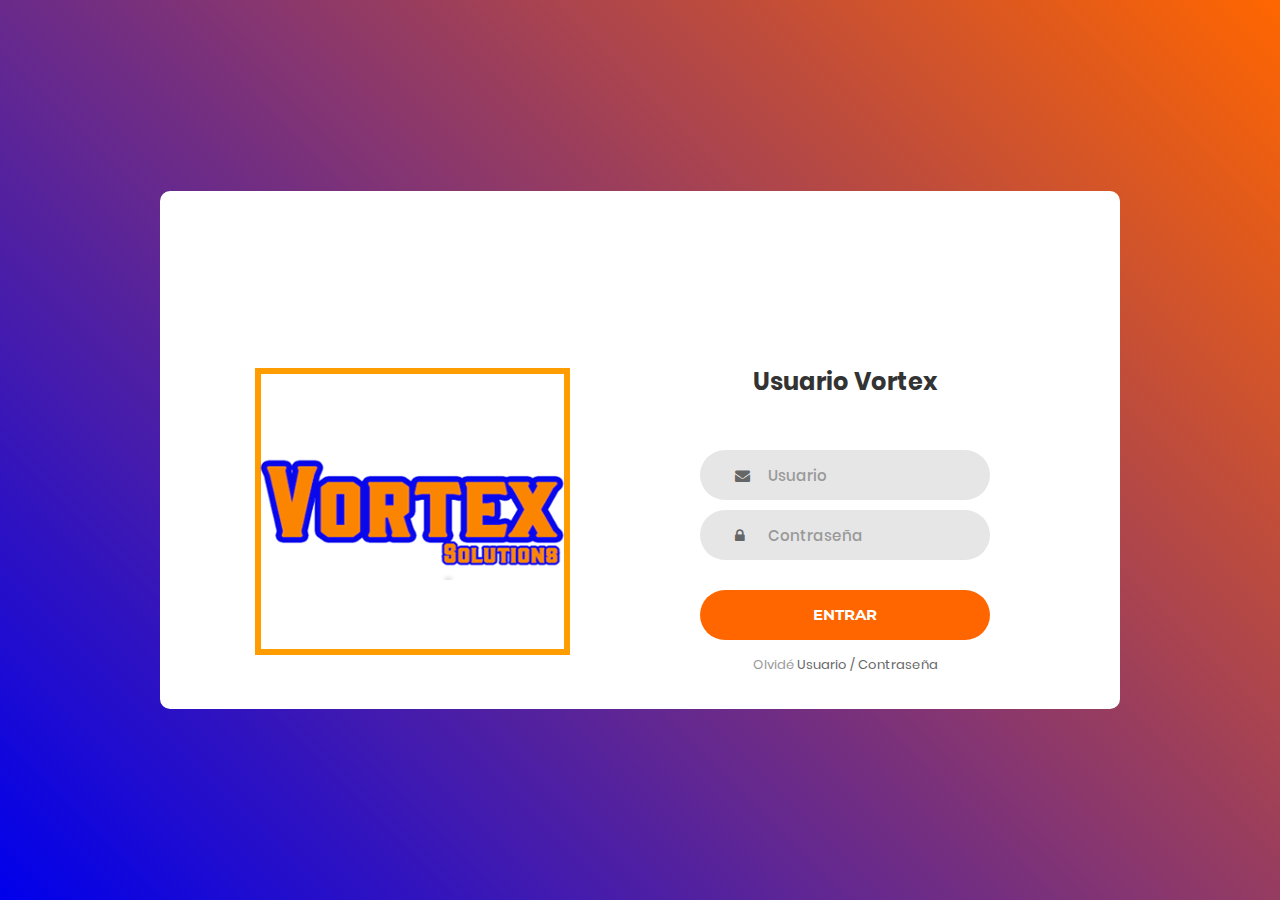
<file: index.html>
<!DOCTYPE html>
<html>
<head>
	<title>Vortex Login</title>
	<meta charset="UTF-8">
	<meta name="viewport" content="width=device-width, initial-scale=1">
<!--===============================================================================================-->	
	<link rel="icon" type="image/png" href="images/icons/favicon.ico"/>
<!--===============================================================================================-->
	<link rel="stylesheet" type="text/css" href="vendor/bootstrap/css/bootstrap.min.css">
<!--===============================================================================================-->
	<link rel="stylesheet" type="text/css" href="fonts/font-awesome-4.7.0/css/font-awesome.min.css">
<!--===============================================================================================-->
	<link rel="stylesheet" type="text/css" href="vendor/animate/animate.css">
<!--===============================================================================================-->	
	<link rel="stylesheet" type="text/css" href="vendor/css-hamburgers/hamburgers.min.css">
<!--===============================================================================================-->
	<link rel="stylesheet" type="text/css" href="vendor/select2/select2.min.css">
<!--===============================================================================================-->
	<link rel="stylesheet" type="text/css" href="css/util.css">
	<link rel="stylesheet" type="text/css" href="css/main.css">
<!--===============================================================================================-->
</head>
<body>
	
	<div class="limiter">
		<div class="container-login100">
			<div class="wrap-login100">
				<div class="login100-pic js-tilt" data-tilt>
					<a href="http://vortex-solutions.com.mx/" target="_blank">
					<img src="images/img-01.png" alt="Vortex">
					</a>
				</div>

				<form class="login100-form validate-form" method="POST" action="PHP/entrar.php">
					<span class="login100-form-title">
						Usuario Vortex
					</span>

					<div class="wrap-input100 validate-input">
						<input class="input100" type="text" name="usuario" placeholder="Usuario">
						<span class="focus-input100"></span>
						<span class="symbol-input100">
							<i class="fa fa-envelope" aria-hidden="true"></i>
						</span>
					</div>

					<div class="wrap-input100 validate-input" data-validate = "Se requiere contraseña">
						<input class="input100" type="password" name="passwd" placeholder="Contraseña">
						<span class="focus-input100"></span>
						<span class="symbol-input100">
							<i class="fa fa-lock" aria-hidden="true"></i>
						</span>
					</div>
					
					<div class="container-login100-form-btn">
						<button class="login100-form-btn">
							Entrar
						</button>
					</div>

					<div class="text-center p-t-12">
						<span class="txt1">
							Olvidé
						</span>
						<a class="txt2" href="#">
							Usuario / Contraseña
						</a>
					</div>
					
					<!--<div class="text-center p-t-136">
						<a class="txt2" href="#">
							Create your Account
							<i class="fa fa-long-arrow-right m-l-5" aria-hidden="true"></i>
						</a>
					</div>-->
				</form>
			</div>
		</div>
	</div>
	
	

	
<!--===============================================================================================-->	
	<script src="vendor/jquery/jquery-3.2.1.min.js"></script>
<!--===============================================================================================-->
	<script src="vendor/bootstrap/js/popper.js"></script>
	<script src="vendor/bootstrap/js/bootstrap.min.js"></script>
<!--===============================================================================================-->
	<script src="vendor/select2/select2.min.js"></script>
<!--===============================================================================================-->
	<script src="vendor/tilt/tilt.jquery.min.js"></script>
	<script >
		$('.js-tilt').tilt({
			scale: 1.1
		})
	</script>
<!--===============================================================================================-->
	<script src="js/main.js"></script>

</body>
</html>
</file>
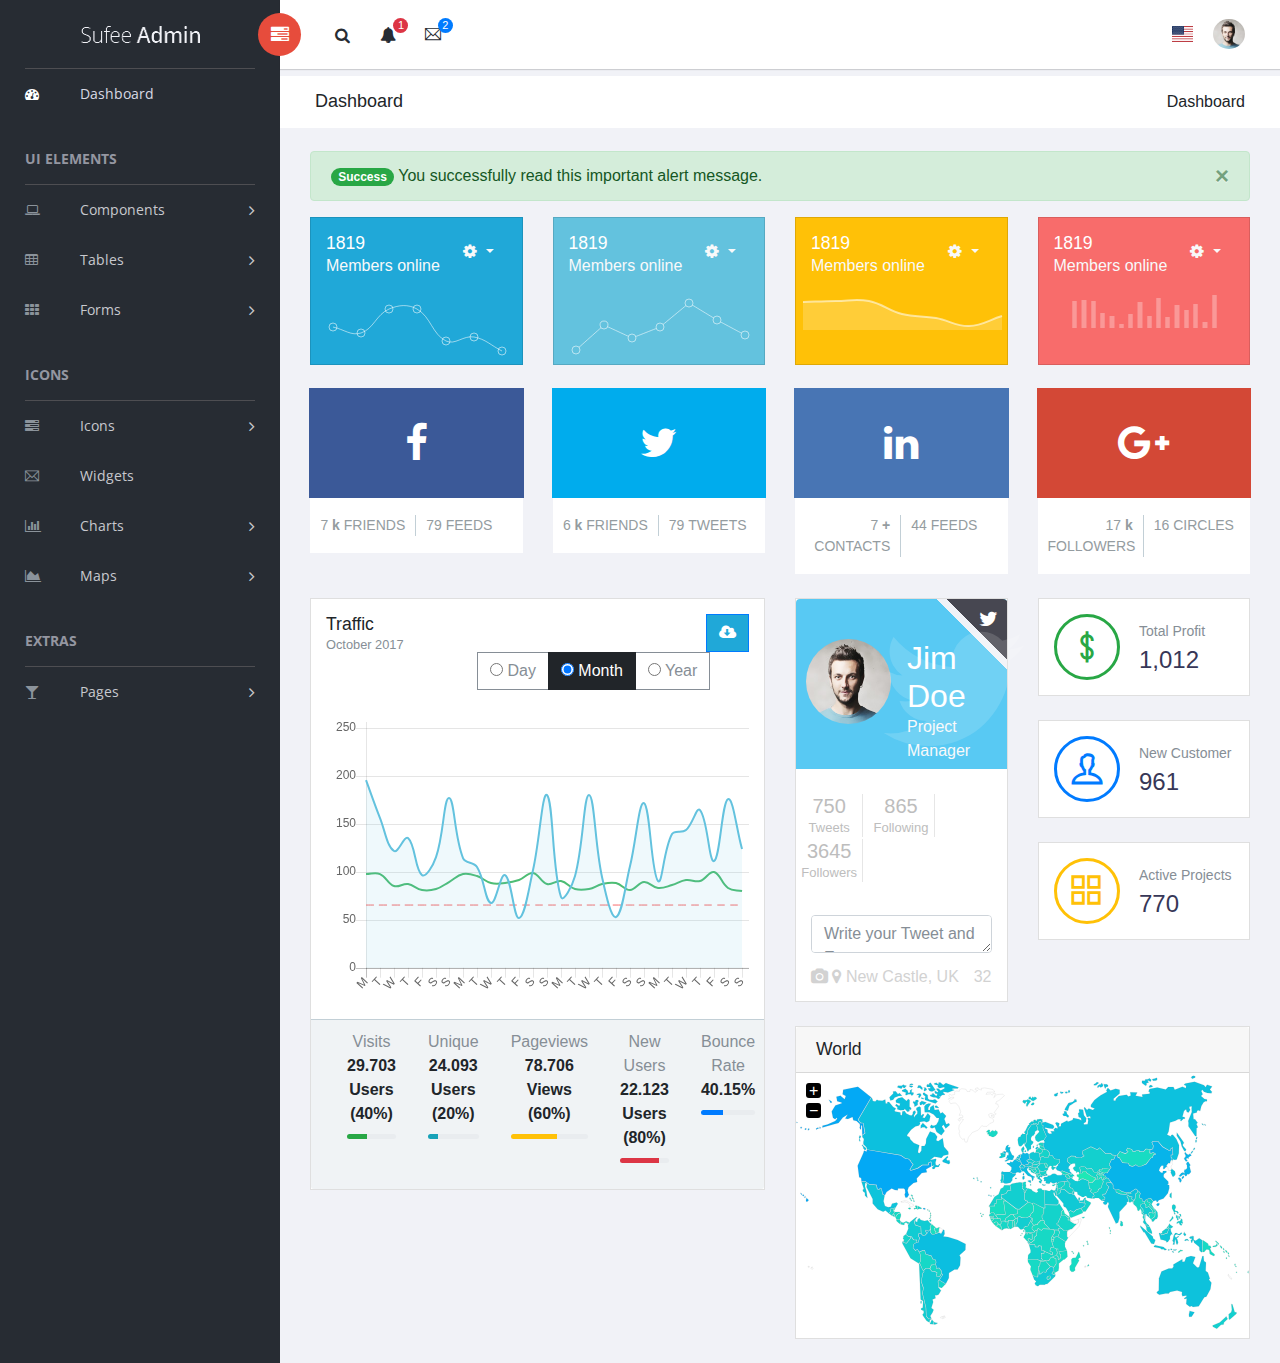
<file: PanelDeControl2/index.html>
<!doctype html>
<!--[if lt IE 7]>      <html class="no-js lt-ie9 lt-ie8 lt-ie7" lang=""> <![endif]-->
<!--[if IE 7]>         <html class="no-js lt-ie9 lt-ie8" lang=""> <![endif]-->
<!--[if IE 8]>         <html class="no-js lt-ie9" lang=""> <![endif]-->
<!--[if gt IE 8]><!--> <html class="no-js" lang=""> <!--<![endif]-->
<head>
    <meta charset="utf-8">
    <meta http-equiv="X-UA-Compatible" content="IE=edge">
    <title>Sufee Admin - HTML5 Admin Template</title>
    <meta name="description" content="Sufee Admin - HTML5 Admin Template">
    <meta name="viewport" content="width=device-width, initial-scale=1">

    <link rel="apple-touch-icon" href="apple-icon.png">
    <link rel="shortcut icon" href="favicon.ico">

    <link rel="stylesheet" href="assets/css/normalize.css">
    <link rel="stylesheet" href="assets/css/bootstrap.min.css">
    <link rel="stylesheet" href="assets/css/font-awesome.min.css">
    <link rel="stylesheet" href="assets/css/themify-icons.css">
    <link rel="stylesheet" href="assets/css/flag-icon.min.css">
    <link rel="stylesheet" href="assets/css/cs-skin-elastic.css">
    <!-- <link rel="stylesheet" href="assets/css/bootstrap-select.less"> -->
    <link rel="stylesheet" href="assets/scss/style.css">
    <link href="assets/css/lib/vector-map/jqvmap.min.css" rel="stylesheet">

    <link href='https://fonts.googleapis.com/css?family=Open+Sans:400,600,700,800' rel='stylesheet' type='text/css'>

    <!-- <script type="text/javascript" src="https://cdn.jsdelivr.net/html5shiv/3.7.3/html5shiv.min.js"></script> -->

</head>
<body>


        <!-- Left Panel -->

    <aside id="left-panel" class="left-panel">
        <nav class="navbar navbar-expand-sm navbar-default">

            <div class="navbar-header">
                <button class="navbar-toggler" type="button" data-toggle="collapse" data-target="#main-menu" aria-controls="main-menu" aria-expanded="false" aria-label="Toggle navigation">
                    <i class="fa fa-bars"></i>
                </button>
                <a class="navbar-brand" href="./"><img src="images/logo.png" alt="Logo"></a>
                <a class="navbar-brand hidden" href="./"><img src="images/logo2.png" alt="Logo"></a>
            </div>

            <div id="main-menu" class="main-menu collapse navbar-collapse">
                <ul class="nav navbar-nav">
                    <li class="active">
                        <a href="index.html"> <i class="menu-icon fa fa-dashboard"></i>Dashboard </a>
                    </li>
                    <h3 class="menu-title">UI elements</h3><!-- /.menu-title -->
                    <li class="menu-item-has-children dropdown">
                        <a href="#" class="dropdown-toggle" data-toggle="dropdown" aria-haspopup="true" aria-expanded="false"> <i class="menu-icon fa fa-laptop"></i>Components</a>
                        <ul class="sub-menu children dropdown-menu">
                            <li><i class="fa fa-puzzle-piece"></i><a href="ui-buttons.html">Buttons</a></li>
                            <li><i class="fa fa-id-badge"></i><a href="ui-badges.html">Badges</a></li>
                            <li><i class="fa fa-bars"></i><a href="ui-tabs.html">Tabs</a></li>
                            <li><i class="fa fa-share-square-o"></i><a href="ui-social-buttons.html">Social Buttons</a></li>
                            <li><i class="fa fa-id-card-o"></i><a href="ui-cards.html">Cards</a></li>
                            <li><i class="fa fa-exclamation-triangle"></i><a href="ui-alerts.html">Alerts</a></li>
                            <li><i class="fa fa-spinner"></i><a href="ui-progressbar.html">Progress Bars</a></li>
                            <li><i class="fa fa-fire"></i><a href="ui-modals.html">Modals</a></li>
                            <li><i class="fa fa-book"></i><a href="ui-switches.html">Switches</a></li>
                            <li><i class="fa fa-th"></i><a href="ui-grids.html">Grids</a></li>
                            <li><i class="fa fa-file-word-o"></i><a href="ui-typgraphy.html">Typography</a></li>
                        </ul>
                    </li>
                    <li class="menu-item-has-children dropdown">
                        <a href="#" class="dropdown-toggle" data-toggle="dropdown" aria-haspopup="true" aria-expanded="false"> <i class="menu-icon fa fa-table"></i>Tables</a>
                        <ul class="sub-menu children dropdown-menu">
                            <li><i class="fa fa-table"></i><a href="tables-basic.html">Basic Table</a></li>
                            <li><i class="fa fa-table"></i><a href="tables-data.html">Data Table</a></li>
                        </ul>
                    </li>
                    <li class="menu-item-has-children dropdown">
                        <a href="#" class="dropdown-toggle" data-toggle="dropdown" aria-haspopup="true" aria-expanded="false"> <i class="menu-icon fa fa-th"></i>Forms</a>
                        <ul class="sub-menu children dropdown-menu">
                            <li><i class="menu-icon fa fa-th"></i><a href="forms-basic.html">Basic Form</a></li>
                            <li><i class="menu-icon fa fa-th"></i><a href="forms-advanced.html">Advanced Form</a></li>
                        </ul>
                    </li>

                    <h3 class="menu-title">Icons</h3><!-- /.menu-title -->

                    <li class="menu-item-has-children dropdown">
                        <a href="#" class="dropdown-toggle" data-toggle="dropdown" aria-haspopup="true" aria-expanded="false"> <i class="menu-icon fa fa-tasks"></i>Icons</a>
                        <ul class="sub-menu children dropdown-menu">
                            <li><i class="menu-icon fa fa-fort-awesome"></i><a href="font-fontawesome.html">Font Awesome</a></li>
                            <li><i class="menu-icon ti-themify-logo"></i><a href="font-themify.html">Themefy Icons</a></li>
                        </ul>
                    </li>
                    <li>
                        <a href="widgets.html"> <i class="menu-icon ti-email"></i>Widgets </a>
                    </li>
                    <li class="menu-item-has-children dropdown">
                        <a href="#" class="dropdown-toggle" data-toggle="dropdown" aria-haspopup="true" aria-expanded="false"> <i class="menu-icon fa fa-bar-chart"></i>Charts</a>
                        <ul class="sub-menu children dropdown-menu">
                            <li><i class="menu-icon fa fa-line-chart"></i><a href="charts-chartjs.html">Chart JS</a></li>
                            <li><i class="menu-icon fa fa-area-chart"></i><a href="charts-flot.html">Flot Chart</a></li>
                            <li><i class="menu-icon fa fa-pie-chart"></i><a href="charts-peity.html">Peity Chart</a></li>
                        </ul>
                    </li>

                    <li class="menu-item-has-children dropdown">
                        <a href="#" class="dropdown-toggle" data-toggle="dropdown" aria-haspopup="true" aria-expanded="false"> <i class="menu-icon fa fa-area-chart"></i>Maps</a>
                        <ul class="sub-menu children dropdown-menu">
                            <li><i class="menu-icon fa fa-map-o"></i><a href="maps-gmap.html">Google Maps</a></li>
                            <li><i class="menu-icon fa fa-street-view"></i><a href="maps-vector.html">Vector Maps</a></li>
                        </ul>
                    </li>
                    <h3 class="menu-title">Extras</h3><!-- /.menu-title -->
                    <li class="menu-item-has-children dropdown">
                        <a href="#" class="dropdown-toggle" data-toggle="dropdown" aria-haspopup="true" aria-expanded="false"> <i class="menu-icon fa fa-glass"></i>Pages</a>
                        <ul class="sub-menu children dropdown-menu">
                            <li><i class="menu-icon fa fa-sign-in"></i><a href="page-login.html">Login</a></li>
                            <li><i class="menu-icon fa fa-sign-in"></i><a href="page-register.html">Register</a></li>
                            <li><i class="menu-icon fa fa-paper-plane"></i><a href="pages-forget.html">Forget Pass</a></li>
                        </ul>
                    </li>
                </ul>
            </div><!-- /.navbar-collapse -->
        </nav>
    </aside><!-- /#left-panel -->

    <!-- Left Panel -->

    <!-- Right Panel -->

    <div id="right-panel" class="right-panel">

        <!-- Header-->
        <header id="header" class="header">

            <div class="header-menu">

                <div class="col-sm-7">
                    <a id="menuToggle" class="menutoggle pull-left"><i class="fa fa fa-tasks"></i></a>
                    <div class="header-left">
                        <button class="search-trigger"><i class="fa fa-search"></i></button>
                        <div class="form-inline">
                            <form class="search-form">
                                <input class="form-control mr-sm-2" type="text" placeholder="Search ..." aria-label="Search">
                                <button class="search-close" type="submit"><i class="fa fa-close"></i></button>
                            </form>
                        </div>

                        <div class="dropdown for-notification">
                          <button class="btn btn-secondary dropdown-toggle" type="button" id="notification" data-toggle="dropdown" aria-haspopup="true" aria-expanded="false">
                            <i class="fa fa-bell"></i>
                            <span class="count bg-danger">5</span>
                          </button>
                          <div class="dropdown-menu" aria-labelledby="notification">
                            <p class="red">You have 3 Notification</p>
                            <a class="dropdown-item media bg-flat-color-1" href="#">
                                <i class="fa fa-check"></i>
                                <p>Server #1 overloaded.</p>
                            </a>
                            <a class="dropdown-item media bg-flat-color-4" href="#">
                                <i class="fa fa-info"></i>
                                <p>Server #2 overloaded.</p>
                            </a>
                            <a class="dropdown-item media bg-flat-color-5" href="#">
                                <i class="fa fa-warning"></i>
                                <p>Server #3 overloaded.</p>
                            </a>
                          </div>
                        </div>

                        <div class="dropdown for-message">
                          <button class="btn btn-secondary dropdown-toggle" type="button"
                                id="message"
                                data-toggle="dropdown" aria-haspopup="true" aria-expanded="false">
                            <i class="ti-email"></i>
                            <span class="count bg-primary">9</span>
                          </button>
                          <div class="dropdown-menu" aria-labelledby="message">
                            <p class="red">You have 4 Mails</p>
                            <a class="dropdown-item media bg-flat-color-1" href="#">
                                <span class="photo media-left"><img alt="avatar" src="images/avatar/1.jpg"></span>
                                <span class="message media-body">
                                    <span class="name float-left">Jonathan Smith</span>
                                    <span class="time float-right">Just now</span>
                                        <p>Hello, this is an example msg</p>
                                </span>
                            </a>
                            <a class="dropdown-item media bg-flat-color-4" href="#">
                                <span class="photo media-left"><img alt="avatar" src="images/avatar/2.jpg"></span>
                                <span class="message media-body">
                                    <span class="name float-left">Jack Sanders</span>
                                    <span class="time float-right">5 minutes ago</span>
                                        <p>Lorem ipsum dolor sit amet, consectetur</p>
                                </span>
                            </a>
                            <a class="dropdown-item media bg-flat-color-5" href="#">
                                <span class="photo media-left"><img alt="avatar" src="images/avatar/3.jpg"></span>
                                <span class="message media-body">
                                    <span class="name float-left">Cheryl Wheeler</span>
                                    <span class="time float-right">10 minutes ago</span>
                                        <p>Hello, this is an example msg</p>
                                </span>
                            </a>
                            <a class="dropdown-item media bg-flat-color-3" href="#">
                                <span class="photo media-left"><img alt="avatar" src="images/avatar/4.jpg"></span>
                                <span class="message media-body">
                                    <span class="name float-left">Rachel Santos</span>
                                    <span class="time float-right">15 minutes ago</span>
                                        <p>Lorem ipsum dolor sit amet, consectetur</p>
                                </span>
                            </a>
                          </div>
                        </div>
                    </div>
                </div>

                <div class="col-sm-5">
                    <div class="user-area dropdown float-right">
                        <a href="#" class="dropdown-toggle" data-toggle="dropdown" aria-haspopup="true" aria-expanded="false">
                            <img class="user-avatar rounded-circle" src="images/admin.jpg" alt="User Avatar">
                        </a>

                        <div class="user-menu dropdown-menu">
                                <a class="nav-link" href="#"><i class="fa fa- user"></i>My Profile</a>

                                <a class="nav-link" href="#"><i class="fa fa- user"></i>Notifications <span class="count">13</span></a>

                                <a class="nav-link" href="#"><i class="fa fa -cog"></i>Settings</a>

                                <a class="nav-link" href="#"><i class="fa fa-power -off"></i>Logout</a>
                        </div>
                    </div>

                    <div class="language-select dropdown" id="language-select">
                        <a class="dropdown-toggle" href="#" data-toggle="dropdown"  id="language" aria-haspopup="true" aria-expanded="true">
                            <i class="flag-icon flag-icon-us"></i>
                        </a>
                        <div class="dropdown-menu" aria-labelledby="language" >
                            <div class="dropdown-item">
                                <span class="flag-icon flag-icon-fr"></span>
                            </div>
                            <div class="dropdown-item">
                                <i class="flag-icon flag-icon-es"></i>
                            </div>
                            <div class="dropdown-item">
                                <i class="flag-icon flag-icon-us"></i>
                            </div>
                            <div class="dropdown-item">
                                <i class="flag-icon flag-icon-it"></i>
                            </div>
                        </div>
                    </div>

                </div>
            </div>

        </header><!-- /header -->
        <!-- Header-->

        <div class="breadcrumbs">
            <div class="col-sm-4">
                <div class="page-header float-left">
                    <div class="page-title">
                        <h1>Dashboard</h1>
                    </div>
                </div>
            </div>
            <div class="col-sm-8">
                <div class="page-header float-right">
                    <div class="page-title">
                        <ol class="breadcrumb text-right">
                            <li class="active">Dashboard</li>
                        </ol>
                    </div>
                </div>
            </div>
        </div>

        <div class="content mt-3">

            <div class="col-sm-12">
                <div class="alert  alert-success alert-dismissible fade show" role="alert">
                  <span class="badge badge-pill badge-success">Success</span> You successfully read this important alert message.
                    <button type="button" class="close" data-dismiss="alert" aria-label="Close">
                        <span aria-hidden="true">&times;</span>
                    </button>
                </div>
            </div>


           <div class="col-sm-6 col-lg-3">
                <div class="card text-white bg-flat-color-1">
                    <div class="card-body pb-0">
                        <div class="dropdown float-right">
                            <button class="btn bg-transparent dropdown-toggle theme-toggle text-light" type="button" id="dropdownMenuButton" data-toggle="dropdown">
                                <i class="fa fa-cog"></i>
                            </button>
                            <div class="dropdown-menu" aria-labelledby="dropdownMenuButton">
                                <div class="dropdown-menu-content">
                                    <a class="dropdown-item" href="#">Action</a>
                                    <a class="dropdown-item" href="#">Another action</a>
                                    <a class="dropdown-item" href="#">Something else here</a>
                                </div>
                            </div>
                        </div>
                        <h4 class="mb-0">
                            <span class="count">10468</span>
                        </h4>
                        <p class="text-light">Members online</p>

                        <div class="chart-wrapper px-0" style="height:70px;" height="70">
                            <canvas id="widgetChart1"></canvas>
                        </div>

                    </div>

                </div>
            </div>
            <!--/.col-->

            <div class="col-sm-6 col-lg-3">
                <div class="card text-white bg-flat-color-2">
                    <div class="card-body pb-0">
                        <div class="dropdown float-right">
                            <button class="btn bg-transparent dropdown-toggle theme-toggle text-light" type="button" id="dropdownMenuButton" data-toggle="dropdown">
                                <i class="fa fa-cog"></i>
                            </button>
                            <div class="dropdown-menu" aria-labelledby="dropdownMenuButton">
                                <div class="dropdown-menu-content">
                                    <a class="dropdown-item" href="#">Action</a>
                                    <a class="dropdown-item" href="#">Another action</a>
                                    <a class="dropdown-item" href="#">Something else here</a>
                                </div>
                            </div>
                        </div>
                        <h4 class="mb-0">
                            <span class="count">10468</span>
                        </h4>
                        <p class="text-light">Members online</p>

                        <div class="chart-wrapper px-0" style="height:70px;" height="70">
                            <canvas id="widgetChart2"></canvas>
                        </div>

                    </div>
                </div>
            </div>
            <!--/.col-->

            <div class="col-sm-6 col-lg-3">
                <div class="card text-white bg-flat-color-3">
                    <div class="card-body pb-0">
                        <div class="dropdown float-right">
                            <button class="btn bg-transparent dropdown-toggle theme-toggle text-light" type="button" id="dropdownMenuButton" data-toggle="dropdown">
                                <i class="fa fa-cog"></i>
                            </button>
                            <div class="dropdown-menu" aria-labelledby="dropdownMenuButton">
                                <div class="dropdown-menu-content">
                                    <a class="dropdown-item" href="#">Action</a>
                                    <a class="dropdown-item" href="#">Another action</a>
                                    <a class="dropdown-item" href="#">Something else here</a>
                                </div>
                            </div>
                        </div>
                        <h4 class="mb-0">
                            <span class="count">10468</span>
                        </h4>
                        <p class="text-light">Members online</p>

                    </div>

                        <div class="chart-wrapper px-0" style="height:70px;" height="70">
                            <canvas id="widgetChart3"></canvas>
                        </div>
                </div>
            </div>
            <!--/.col-->

            <div class="col-sm-6 col-lg-3">
                <div class="card text-white bg-flat-color-4">
                    <div class="card-body pb-0">
                        <div class="dropdown float-right">
                            <button class="btn bg-transparent dropdown-toggle theme-toggle text-light" type="button" id="dropdownMenuButton" data-toggle="dropdown">
                                <i class="fa fa-cog"></i>
                            </button>
                            <div class="dropdown-menu" aria-labelledby="dropdownMenuButton">
                                <div class="dropdown-menu-content">
                                    <a class="dropdown-item" href="#">Action</a>
                                    <a class="dropdown-item" href="#">Another action</a>
                                    <a class="dropdown-item" href="#">Something else here</a>
                                </div>
                            </div>
                        </div>
                        <h4 class="mb-0">
                            <span class="count">10468</span>
                        </h4>
                        <p class="text-light">Members online</p>

                        <div class="chart-wrapper px-3" style="height:70px;" height="70">
                            <canvas id="widgetChart4"></canvas>
                        </div>

                    </div>
                </div>
            </div>
            <!--/.col-->

            <div class="col-lg-3 col-md-6">
                <div class="social-box facebook">
                    <i class="fa fa-facebook"></i>
                    <ul>
                        <li>
                            <sctrong><span class="count">40</span> k</strong>
                            <span>friends</span>
                        </li>
                        <li>
                            <sctrong><span class="count">450</span></strong>
                            <span>feeds</span>
                        </li>
                    </ul>
                </div>
                <!--/social-box-->
            </div><!--/.col-->


            <div class="col-lg-3 col-md-6">
                <div class="social-box twitter">
                    <i class="fa fa-twitter"></i>
                    <ul>
                        <li>
                            <sctrong><span class="count">30</span> k</strong>
                            <span>friends</span>
                        </li>
                        <li>
                            <sctrong><span class="count">450</span></strong>
                            <span>tweets</span>
                        </li>
                    </ul>
                </div>
                <!--/social-box-->
            </div><!--/.col-->


            <div class="col-lg-3 col-md-6">
                <div class="social-box linkedin">
                    <i class="fa fa-linkedin"></i>
                    <ul>
                        <li>
                            <sctrong><span class="count">40</span> +</strong>
                            <span>contacts</span>
                        </li>
                        <li>
                            <sctrong><span class="count">250</span></strong>
                            <span>feeds</span>
                        </li>
                    </ul>
                </div>
                <!--/social-box-->
            </div><!--/.col-->


            <div class="col-lg-3 col-md-6">
                <div class="social-box google-plus">
                    <i class="fa fa-google-plus"></i>
                    <ul>
                        <li>
                            <sctrong><span class="count">94</span> k</strong>
                            <span>followers</span>
                        </li>
                        <li>
                            <sctrong><span class="count">92</span></strong>
                            <span>circles</span>
                        </li>
                    </ul>
                </div>
                <!--/social-box-->
            </div><!--/.col-->

            <div class="col-xl-6">
                <div class="card">
                    <div class="card-body">
                        <div class="row">
                            <div class="col-sm-4">
                                <h4 class="card-title mb-0">Traffic</h4>
                                <div class="small text-muted">October 2017</div>
                            </div>
                            <!--/.col-->
                            <div class="col-sm-8 hidden-sm-down">
                                <button type="button" class="btn btn-primary float-right bg-flat-color-1"><i class="fa fa-cloud-download"></i></button>
                                <div class="btn-toolbar float-right" role="toolbar" aria-label="Toolbar with button groups">
                                    <div class="btn-group mr-3" data-toggle="buttons" aria-label="First group">
                                        <label class="btn btn-outline-secondary">
                                            <input type="radio" name="options" id="option1"> Day
                                        </label>
                                        <label class="btn btn-outline-secondary active">
                                            <input type="radio" name="options" id="option2" checked=""> Month
                                        </label>
                                        <label class="btn btn-outline-secondary">
                                            <input type="radio" name="options" id="option3"> Year
                                        </label>
                                    </div>
                                </div>
                            </div><!--/.col-->


                        </div><!--/.row-->
                        <div class="chart-wrapper mt-4" >
                            <canvas id="trafficChart" style="height:200px;" height="200"></canvas>
                        </div>

                    </div>
                    <div class="card-footer">
                        <ul>
                            <li>
                                <div class="text-muted">Visits</div>
                                <strong>29.703 Users (40%)</strong>
                                <div class="progress progress-xs mt-2" style="height: 5px;">
                                    <div class="progress-bar bg-success" role="progressbar" style="width: 40%;" aria-valuenow="40" aria-valuemin="0" aria-valuemax="100"></div>
                                </div>
                            </li>
                            <li class="hidden-sm-down">
                                <div class="text-muted">Unique</div>
                                <strong>24.093 Users (20%)</strong>
                                <div class="progress progress-xs mt-2" style="height: 5px;">
                                    <div class="progress-bar bg-info" role="progressbar" style="width: 20%;" aria-valuenow="20" aria-valuemin="0" aria-valuemax="100"></div>
                                </div>
                            </li>
                            <li>
                                <div class="text-muted">Pageviews</div>
                                <strong>78.706 Views (60%)</strong>
                                <div class="progress progress-xs mt-2" style="height: 5px;">
                                    <div class="progress-bar bg-warning" role="progressbar" style="width: 60%;" aria-valuenow="60" aria-valuemin="0" aria-valuemax="100"></div>
                                </div>
                            </li>
                            <li class="hidden-sm-down">
                                <div class="text-muted">New Users</div>
                                <strong>22.123 Users (80%)</strong>
                                <div class="progress progress-xs mt-2" style="height: 5px;">
                                    <div class="progress-bar bg-danger" role="progressbar" style="width: 80%;" aria-valuenow="80" aria-valuemin="0" aria-valuemax="100"></div>
                                </div>
                            </li>
                            <li class="hidden-sm-down">
                                <div class="text-muted">Bounce Rate</div>
                                <strong>40.15%</strong>
                                <div class="progress progress-xs mt-2" style="height: 5px;">
                                    <div class="progress-bar" role="progressbar" style="width: 40%;" aria-valuenow="40" aria-valuemin="0" aria-valuemax="100"></div>
                                </div>
                            </li>
                        </ul>
                    </div>
                </div>
            </div>

           <div class="col-xl-3 col-lg-6">
                <section class="card">
                    <div class="twt-feed blue-bg">
                        <div class="corner-ribon black-ribon">
                            <i class="fa fa-twitter"></i>
                        </div>
                        <div class="fa fa-twitter wtt-mark"></div>

                        <div class="media">
                            <a href="#">
                                <img class="align-self-center rounded-circle mr-3" style="width:85px; height:85px;" alt="" src="images/admin.jpg">
                            </a>
                            <div class="media-body">
                                <h2 class="text-white display-6">Jim Doe</h2>
                                <p class="text-light">Project Manager</p>
                            </div>
                        </div>
                    </div>
                    <div class="weather-category twt-category">
                        <ul>
                            <li class="active">
                                <h5>750</h5>
                                Tweets
                            </li>
                            <li>
                                <h5>865</h5>
                                Following
                            </li>
                            <li>
                                <h5>3645</h5>
                                Followers
                            </li>
                        </ul>
                    </div>
                    <div class="twt-write col-sm-12">
                        <textarea placeholder="Write your Tweet and Enter" rows="1" class="form-control t-text-area"></textarea>
                    </div>
                    <footer class="twt-footer">
                        <a href="#"><i class="fa fa-camera"></i></a>
                        <a href="#"><i class="fa fa-map-marker"></i></a>
                        New Castle, UK
                        <span class="pull-right">
                            32
                        </span>
                    </footer>
                </section>
            </div>


            <div class="col-xl-3 col-lg-6">
                <div class="card">
                    <div class="card-body">
                        <div class="stat-widget-one">
                            <div class="stat-icon dib"><i class="ti-money text-success border-success"></i></div>
                            <div class="stat-content dib">
                                <div class="stat-text">Total Profit</div>
                                <div class="stat-digit">1,012</div>
                            </div>
                        </div>
                    </div>
                </div>
            </div>


            <div class="col-xl-3 col-lg-6">
                <div class="card">
                    <div class="card-body">
                        <div class="stat-widget-one">
                            <div class="stat-icon dib"><i class="ti-user text-primary border-primary"></i></div>
                            <div class="stat-content dib">
                                <div class="stat-text">New Customer</div>
                                <div class="stat-digit">961</div>
                            </div>
                        </div>
                    </div>
                </div>
            </div>

            <div class="col-xl-3 col-lg-6">
                <div class="card">
                    <div class="card-body">
                        <div class="stat-widget-one">
                            <div class="stat-icon dib"><i class="ti-layout-grid2 text-warning border-warning"></i></div>
                            <div class="stat-content dib">
                                <div class="stat-text">Active Projects</div>
                                <div class="stat-digit">770</div>
                            </div>
                        </div>
                    </div>
                </div>
            </div>

            <div class="col-xl-6">
                <div class="card" >
                    <div class="card-header">
                        <h4>World</h4>
                    </div>
                    <div class="Vector-map-js">
                        <div id="vmap" class="vmap" style="height: 265px;"></div>
                    </div>
                </div>
                <!-- /# card -->
            </div>


        </div> <!-- .content -->
    </div><!-- /#right-panel -->

    <!-- Right Panel -->

    <script src="assets/js/vendor/jquery-2.1.4.min.js"></script>
    <script src="https://cdnjs.cloudflare.com/ajax/libs/popper.js/1.12.3/umd/popper.min.js"></script>
    <script src="assets/js/plugins.js"></script>
    <script src="assets/js/main.js"></script>


    <script src="assets/js/lib/chart-js/Chart.bundle.js"></script>
    <script src="assets/js/dashboard.js"></script>
    <script src="assets/js/widgets.js"></script>
    <script src="assets/js/lib/vector-map/jquery.vmap.js"></script>
    <script src="assets/js/lib/vector-map/jquery.vmap.min.js"></script>
    <script src="assets/js/lib/vector-map/jquery.vmap.sampledata.js"></script>
    <script src="assets/js/lib/vector-map/country/jquery.vmap.world.js"></script>
    <script>
        ( function ( $ ) {
            "use strict";

            jQuery( '#vmap' ).vectorMap( {
                map: 'world_en',
                backgroundColor: null,
                color: '#ffffff',
                hoverOpacity: 0.7,
                selectedColor: '#1de9b6',
                enableZoom: true,
                showTooltip: true,
                values: sample_data,
                scaleColors: [ '#1de9b6', '#03a9f5' ],
                normalizeFunction: 'polynomial'
            } );
        } )( jQuery );
    </script>

</body>
</html>
</file>
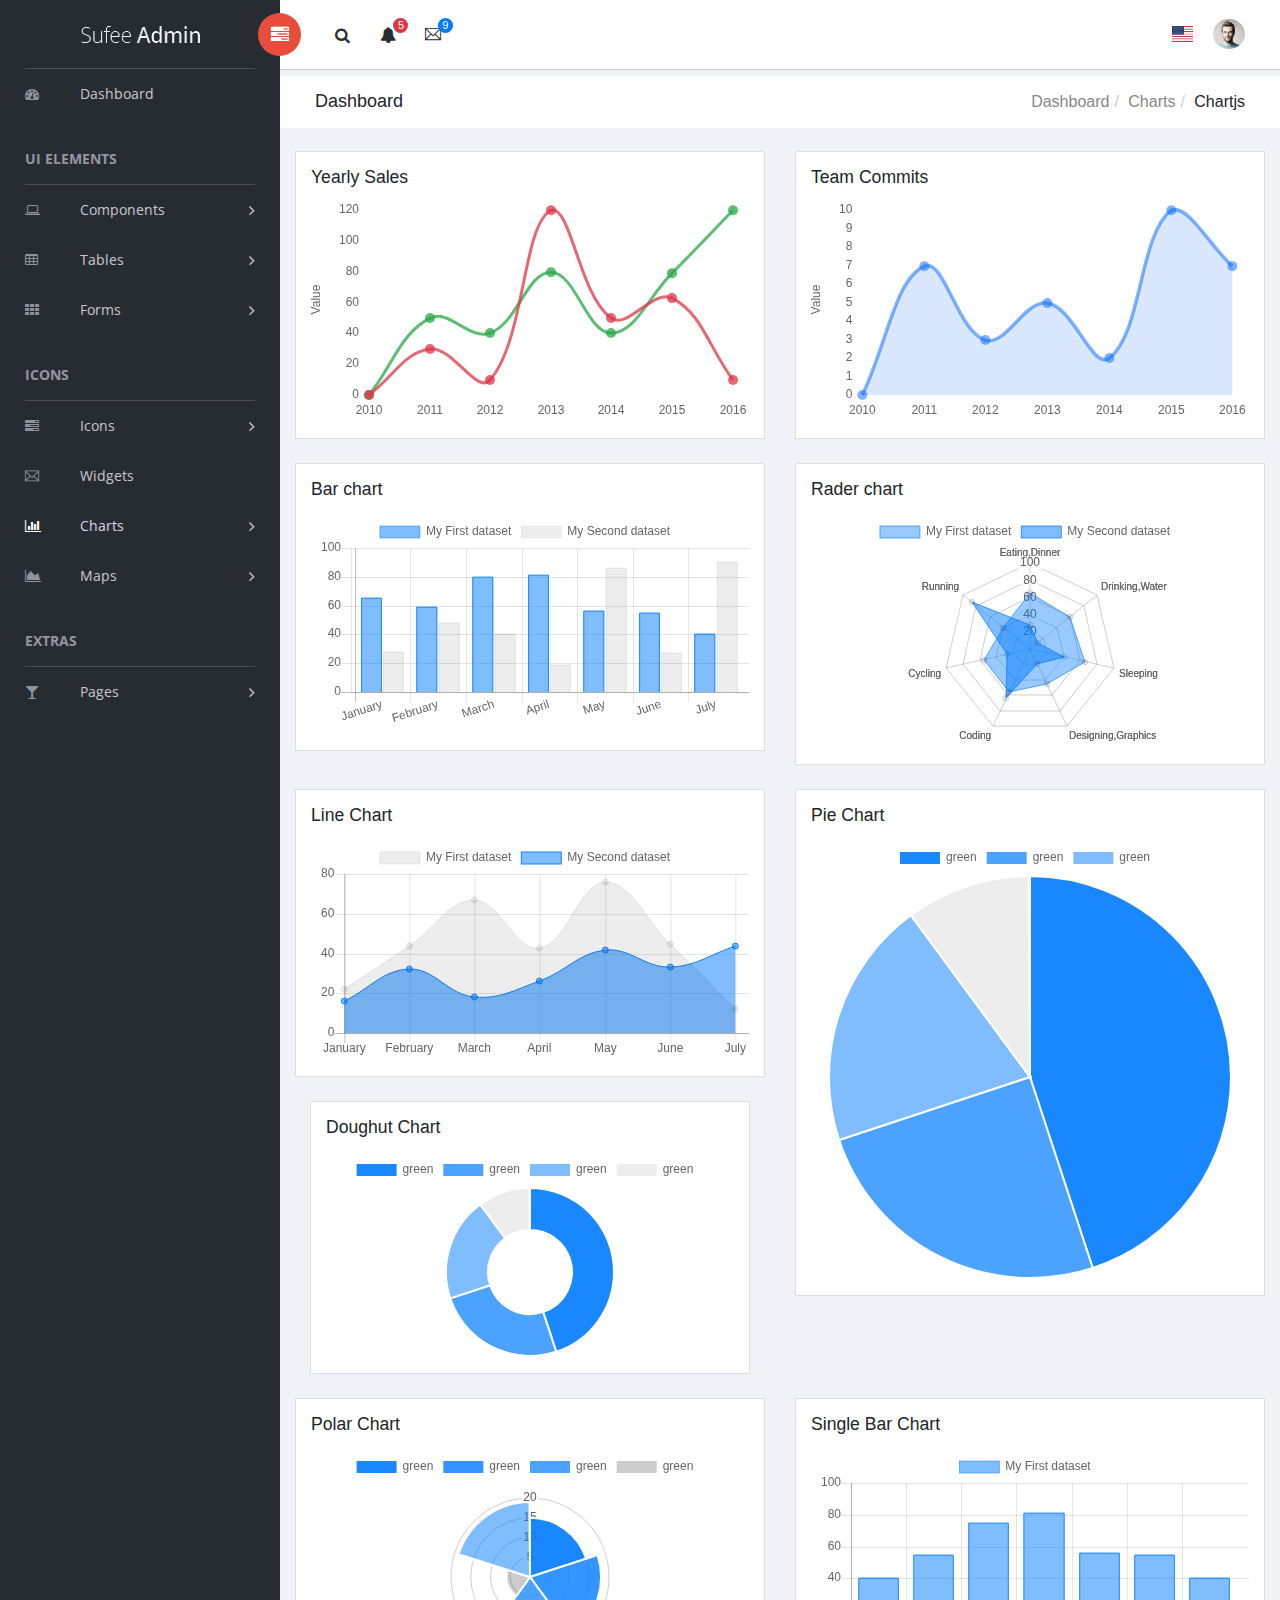
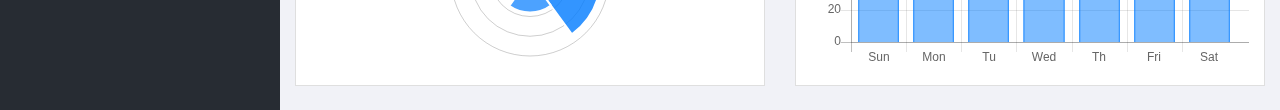
<file: PanelDeControl2/charts-chartjs.html>
<!doctype html>
<!--[if lt IE 7]>      <html class="no-js lt-ie9 lt-ie8 lt-ie7" lang=""> <![endif]-->
<!--[if IE 7]>         <html class="no-js lt-ie9 lt-ie8" lang=""> <![endif]-->
<!--[if IE 8]>         <html class="no-js lt-ie9" lang=""> <![endif]-->
<!--[if gt IE 8]><!--> <html class="no-js" lang=""> <!--<![endif]-->
<head>
    <meta charset="utf-8">
    <meta http-equiv="X-UA-Compatible" content="IE=edge">
    <title>Sufee Admin - HTML5 Admin Template</title>
    <meta name="description" content="Sufee Admin - HTML5 Admin Template">
    <meta name="viewport" content="width=device-width, initial-scale=1">

    <link rel="apple-touch-icon" href="apple-icon.png">
    <link rel="shortcut icon" href="favicon.ico">

    <link rel="stylesheet" href="assets/css/normalize.css">
    <link rel="stylesheet" href="assets/css/bootstrap.min.css">
    <link rel="stylesheet" href="assets/css/font-awesome.min.css">
    <link rel="stylesheet" href="assets/css/themify-icons.css">
    <link rel="stylesheet" href="assets/css/flag-icon.min.css">
    <link rel="stylesheet" href="assets/css/cs-skin-elastic.css">
    <!-- <link rel="stylesheet" href="assets/css/bootstrap-select.less"> -->
    <link rel="stylesheet" href="assets/scss/style.css">

    <link href='https://fonts.googleapis.com/css?family=Open+Sans:400,600,700,800' rel='stylesheet' type='text/css'>

    <!-- <script type="text/javascript" src="https://cdn.jsdelivr.net/html5shiv/3.7.3/html5shiv.min.js"></script> -->

</head>
<body>
        <!-- Left Panel -->

    <aside id="left-panel" class="left-panel">
        <nav class="navbar navbar-expand-sm navbar-default">

            <div class="navbar-header">
                <button class="navbar-toggler" type="button" data-toggle="collapse" data-target="#main-menu" aria-controls="main-menu" aria-expanded="false" aria-label="Toggle navigation">
                    <i class="fa fa-bars"></i>
                </button>
                <a class="navbar-brand" href="./"><img src="images/logo.png" alt="Logo"></a>
                <a class="navbar-brand hidden" href="./"><img src="images/logo2.png" alt="Logo"></a>
            </div>

            <div id="main-menu" class="main-menu collapse navbar-collapse">
                <ul class="nav navbar-nav">
                    <li>
                        <a href="index.html"> <i class="menu-icon fa fa-dashboard"></i>Dashboard </a>
                    </li>
                    <h3 class="menu-title">UI elements</h3><!-- /.menu-title -->
                    <li class="menu-item-has-children dropdown">
                        <a href="#" class="dropdown-toggle" data-toggle="dropdown" aria-haspopup="true" aria-expanded="false"> <i class="menu-icon fa fa-laptop"></i>Components</a>
                        <ul class="sub-menu children dropdown-menu">
                            <li><i class="fa fa-puzzle-piece"></i><a href="ui-buttons.html">Buttons</a></li>
                            <li><i class="fa fa-id-badge"></i><a href="ui-badges.html">Badges</a></li>
                            <li><i class="fa fa-bars"></i><a href="ui-tabs.html">Tabs</a></li>
                            <li><i class="fa fa-share-square-o"></i><a href="ui-social-buttons.html">Social Buttons</a></li>
                            <li><i class="fa fa-id-card-o"></i><a href="ui-cards.html">Cards</a></li>
                            <li><i class="fa fa-exclamation-triangle"></i><a href="ui-alerts.html">Alerts</a></li>
                            <li><i class="fa fa-spinner"></i><a href="ui-progressbar.html">Progress Bars</a></li>
                            <li><i class="fa fa-fire"></i><a href="ui-modals.html">Modals</a></li>
                            <li><i class="fa fa-book"></i><a href="ui-switches.html">Switches</a></li>
                            <li><i class="fa fa-th"></i><a href="ui-grids.html">Grids</a></li>
                            <li><i class="fa fa-file-word-o"></i><a href="ui-typgraphy.html">Typography</a></li>
                        </ul>
                    </li>
                    <li class="menu-item-has-children dropdown">
                        <a href="#" class="dropdown-toggle" data-toggle="dropdown" aria-haspopup="true" aria-expanded="false"> <i class="menu-icon fa fa-table"></i>Tables</a>
                        <ul class="sub-menu children dropdown-menu">
                            <li><i class="fa fa-table"></i><a href="tables-basic.html">Basic Table</a></li>
                            <li><i class="fa fa-table"></i><a href="tables-data.html">Data Table</a></li>
                        </ul>
                    </li>
                    <li class="menu-item-has-children dropdown">
                        <a href="#" class="dropdown-toggle" data-toggle="dropdown" aria-haspopup="true" aria-expanded="false"> <i class="menu-icon fa fa-th"></i>Forms</a>
                        <ul class="sub-menu children dropdown-menu">
                            <li><i class="menu-icon fa fa-th"></i><a href="forms-basic.html">Basic Form</a></li>
                            <li><i class="menu-icon fa fa-th"></i><a href="forms-advanced.html">Advanced Form</a></li>
                        </ul>
                    </li>

                    <h3 class="menu-title">Icons</h3><!-- /.menu-title -->

                    <li class="menu-item-has-children dropdown">
                        <a href="#" class="dropdown-toggle" data-toggle="dropdown" aria-haspopup="true" aria-expanded="false"> <i class="menu-icon fa fa-tasks"></i>Icons</a>
                        <ul class="sub-menu children dropdown-menu">
                            <li><i class="menu-icon fa fa-fort-awesome"></i><a href="font-fontawesome.html">Font Awesome</a></li>
                            <li><i class="menu-icon ti-themify-logo"></i><a href="font-themify.html">Themefy Icons</a></li>
                        </ul>
                    </li>
                    <li>
                        <a href="widgets.html"> <i class="menu-icon ti-email"></i>Widgets </a>
                    </li>
                    <li class="menu-item-has-children active dropdown">
                        <a href="#" class="dropdown-toggle" data-toggle="dropdown" aria-haspopup="true" aria-expanded="false"> <i class="menu-icon fa fa-bar-chart"></i>Charts</a>
                        <ul class="sub-menu children dropdown-menu">
                            <li><i class="menu-icon fa fa-line-chart"></i><a href="charts-chartjs.html">Chart JS</a></li>
                            <li><i class="menu-icon fa fa-area-chart"></i><a href="charts-flot.html">Flot Chart</a></li>
                            <li><i class="menu-icon fa fa-pie-chart"></i><a href="charts-peity.html">Peity Chart</a></li>
                        </ul>
                    </li>

                    <li class="menu-item-has-children dropdown">
                        <a href="#" class="dropdown-toggle" data-toggle="dropdown" aria-haspopup="true" aria-expanded="false"> <i class="menu-icon fa fa-area-chart"></i>Maps</a>
                        <ul class="sub-menu children dropdown-menu">
                            <li><i class="menu-icon fa fa-map-o"></i><a href="maps-gmap.html">Google Maps</a></li>
                            <li><i class="menu-icon fa fa-street-view"></i><a href="maps-vector.html">Vector Maps</a></li>
                        </ul>
                    </li>
                    <h3 class="menu-title">Extras</h3><!-- /.menu-title -->
                    <li class="menu-item-has-children dropdown">
                        <a href="#" class="dropdown-toggle" data-toggle="dropdown" aria-haspopup="true" aria-expanded="false"> <i class="menu-icon fa fa-glass"></i>Pages</a>
                        <ul class="sub-menu children dropdown-menu">
                            <li><i class="menu-icon fa fa-sign-in"></i><a href="page-login.html">Login</a></li>
                            <li><i class="menu-icon fa fa-sign-in"></i><a href="page-register.html">Register</a></li>
                            <li><i class="menu-icon fa fa-paper-plane"></i><a href="pages-forget.html">Forget Pass</a></li>
                        </ul>
                    </li>
                </ul>
            </div><!-- /.navbar-collapse -->
        </nav>
    </aside><!-- /#left-panel -->

    <!-- Left Panel -->

    <!-- Right Panel -->

    <div id="right-panel" class="right-panel">

        <!-- Header-->
        <header id="header" class="header">

            <div class="header-menu">

                <div class="col-sm-7">
                    <a id="menuToggle" class="menutoggle pull-left"><i class="fa fa fa-tasks"></i></a>
                    <div class="header-left">
                        <button class="search-trigger"><i class="fa fa-search"></i></button>
                        <div class="form-inline">
                            <form class="search-form">
                                <input class="form-control mr-sm-2" type="text" placeholder="Search ..." aria-label="Search">
                                <button class="search-close" type="submit"><i class="fa fa-close"></i></button>
                            </form>
                        </div>

                        <div class="dropdown for-notification">
                          <button class="btn btn-secondary dropdown-toggle" type="button" id="notification" data-toggle="dropdown" aria-haspopup="true" aria-expanded="false">
                            <i class="fa fa-bell"></i>
                            <span class="count bg-danger">5</span>
                          </button>
                          <div class="dropdown-menu" aria-labelledby="notification">
                            <p class="red">You have 3 Notification</p>
                            <a class="dropdown-item media bg-flat-color-1" href="#">
                                <i class="fa fa-check"></i>
                                <p>Server #1 overloaded.</p>
                            </a>
                            <a class="dropdown-item media bg-flat-color-4" href="#">
                                <i class="fa fa-info"></i>
                                <p>Server #2 overloaded.</p>
                            </a>
                            <a class="dropdown-item media bg-flat-color-5" href="#">
                                <i class="fa fa-warning"></i>
                                <p>Server #3 overloaded.</p>
                            </a>
                          </div>
                        </div>

                        <div class="dropdown for-message">
                          <button class="btn btn-secondary dropdown-toggle" type="button"
                                id="message"
                                data-toggle="dropdown" aria-haspopup="true" aria-expanded="false">
                            <i class="ti-email"></i>
                            <span class="count bg-primary">9</span>
                          </button>
                          <div class="dropdown-menu" aria-labelledby="message">
                            <p class="red">You have 4 Mails</p>
                            <a class="dropdown-item media bg-flat-color-1" href="#">
                                <span class="photo media-left"><img alt="avatar" src="images/avatar/1.jpg"></span>
                                <span class="message media-body">
                                    <span class="name float-left">Jonathan Smith</span>
                                    <span class="time float-right">Just now</span>
                                        <p>Hello, this is an example msg</p>
                                </span>
                            </a>
                            <a class="dropdown-item media bg-flat-color-4" href="#">
                                <span class="photo media-left"><img alt="avatar" src="images/avatar/2.jpg"></span>
                                <span class="message media-body">
                                    <span class="name float-left">Jack Sanders</span>
                                    <span class="time float-right">5 minutes ago</span>
                                        <p>Lorem ipsum dolor sit amet, consectetur</p>
                                </span>
                            </a>
                            <a class="dropdown-item media bg-flat-color-5" href="#">
                                <span class="photo media-left"><img alt="avatar" src="images/avatar/3.jpg"></span>
                                <span class="message media-body">
                                    <span class="name float-left">Cheryl Wheeler</span>
                                    <span class="time float-right">10 minutes ago</span>
                                        <p>Hello, this is an example msg</p>
                                </span>
                            </a>
                            <a class="dropdown-item media bg-flat-color-3" href="#">
                                <span class="photo media-left"><img alt="avatar" src="images/avatar/4.jpg"></span>
                                <span class="message media-body">
                                    <span class="name float-left">Rachel Santos</span>
                                    <span class="time float-right">15 minutes ago</span>
                                        <p>Lorem ipsum dolor sit amet, consectetur</p>
                                </span>
                            </a>
                          </div>
                        </div>
                    </div>
                </div>

                <div class="col-sm-5">
                    <div class="user-area dropdown float-right">
                        <a href="#" class="dropdown-toggle" data-toggle="dropdown" aria-haspopup="true" aria-expanded="false">
                            <img class="user-avatar rounded-circle" src="images/admin.jpg" alt="User Avatar">
                        </a>

                        <div class="user-menu dropdown-menu">
                                <a class="nav-link" href="#"><i class="fa fa- user"></i>My Profile</a>

                                <a class="nav-link" href="#"><i class="fa fa- user"></i>Notifications <span class="count">13</span></a>

                                <a class="nav-link" href="#"><i class="fa fa -cog"></i>Settings</a>

                                <a class="nav-link" href="#"><i class="fa fa-power -off"></i>Logout</a>
                        </div>
                    </div>

                    <div class="language-select dropdown" id="language-select">
                        <a class="dropdown-toggle" href="#" data-toggle="dropdown"  id="language" aria-haspopup="true" aria-expanded="true">
                            <i class="flag-icon flag-icon-us"></i>
                        </a>
                        <div class="dropdown-menu" aria-labelledby="language" >
                            <div class="dropdown-item">
                                <span class="flag-icon flag-icon-fr"></span>
                            </div>
                            <div class="dropdown-item">
                                <i class="flag-icon flag-icon-es"></i>
                            </div>
                            <div class="dropdown-item">
                                <i class="flag-icon flag-icon-us"></i>
                            </div>
                            <div class="dropdown-item">
                                <i class="flag-icon flag-icon-it"></i>
                            </div>
                        </div>
                    </div>

                </div>
            </div>

        </header><!-- /header -->
        <!-- Header-->

        <div class="breadcrumbs">
            <div class="col-sm-4">
                <div class="page-header float-left">
                    <div class="page-title">
                        <h1>Dashboard</h1>
                    </div>
                </div>
            </div>
            <div class="col-sm-8">
                <div class="page-header float-right">
                    <div class="page-title">
                        <ol class="breadcrumb text-right">
                            <li><a href="#">Dashboard</a></li>
                            <li><a href="#">Charts</a></li>
                            <li class="active">Chartjs</li>
                        </ol>
                    </div>
                </div>
            </div>
        </div>

        <div class="content mt-3">
            <div class="animated fadeIn">
                <div class="row">

                        <div class="col-lg-6">
                            <div class="card">
                                <div class="card-body">
                                    <h4 class="mb-3">Yearly Sales </h4>
                                    <canvas id="sales-chart"></canvas>
                                </div>
                            </div>
                        </div><!-- /# column -->

                        <div class="col-lg-6">
                            <div class="card">
                                <div class="card-body">
                                    <h4 class="mb-3">Team Commits </h4>
                                    <canvas id="team-chart"></canvas>
                                </div>
                            </div>
                        </div><!-- /# column -->

                        <div class="col-lg-6">
                            <div class="card">
                                <div class="card-body">
                                    <h4 class="mb-3">Bar chart </h4>
                                    <canvas id="barChart"></canvas>
                                </div>
                            </div>
                        </div><!-- /# column -->

                        <div class="col-lg-6">
                            <div class="card">
                                <div class="card-body">
                                    <h4 class="mb-3">Rader chart </h4>
                                    <canvas id="radarChart"></canvas>
                                </div>
                            </div>
                        </div><!-- /# column -->

                        <div class="col-lg-6">
                            <div class="card">
                                <div class="card-body">
                                    <h4 class="mb-3">Line Chart </h4>
                                    <canvas id="lineChart"></canvas>
                                </div>
                            </div>

                            <div class="col-lg-12">
                                <div class="card">
                                    <div class="card-body">
                                        <h4 class="mb-3">Doughut Chart </h4>
                                        <canvas id="doughutChart"></canvas>
                                    </div>
                                </div>
                            </div><!-- /# column -->

                        </div><!-- /# column -->

                        <div class="col-lg-6">
                            <div class="card">
                                <div class="card-body">
                                    <h4 class="mb-3">Pie Chart </h4>
                                    <canvas id="pieChart"></canvas>
                                </div>
                            </div>
                        </div><!-- /# column -->


                        <div class="col-lg-6">
                            <div class="card">
                                <div class="card-body">
                                    <h4 class="mb-3">Polar Chart </h4>
                                    <canvas id="polarChart"></canvas>
                                </div>
                            </div>
                        </div><!-- /# column -->

                        <div class="col-lg-6">
                            <div class="card">
                                <div class="card-body">
                                    <h4 class="mb-3">Single Bar Chart </h4>
                                    <canvas id="singelBarChart"></canvas>
                                </div>
                            </div>
                        </div><!-- /# column -->



                </div>

            </div><!-- .animated -->
        </div><!-- .content -->


    </div><!-- /#right-panel -->

    <!-- Right Panel -->


    <script src="assets/js/vendor/jquery-2.1.4.min.js"></script>
    <script src="assets/js/popper.min.js"></script>
    <script src="assets/js/plugins.js"></script>
    <script src="assets/js/main.js"></script>
        <!--  Chart js -->
    <script src="assets/js/lib/chart-js/Chart.bundle.js"></script>
    <script src="assets/js/lib/chart-js/chartjs-init.js"></script>

</body>
</html>
</file>
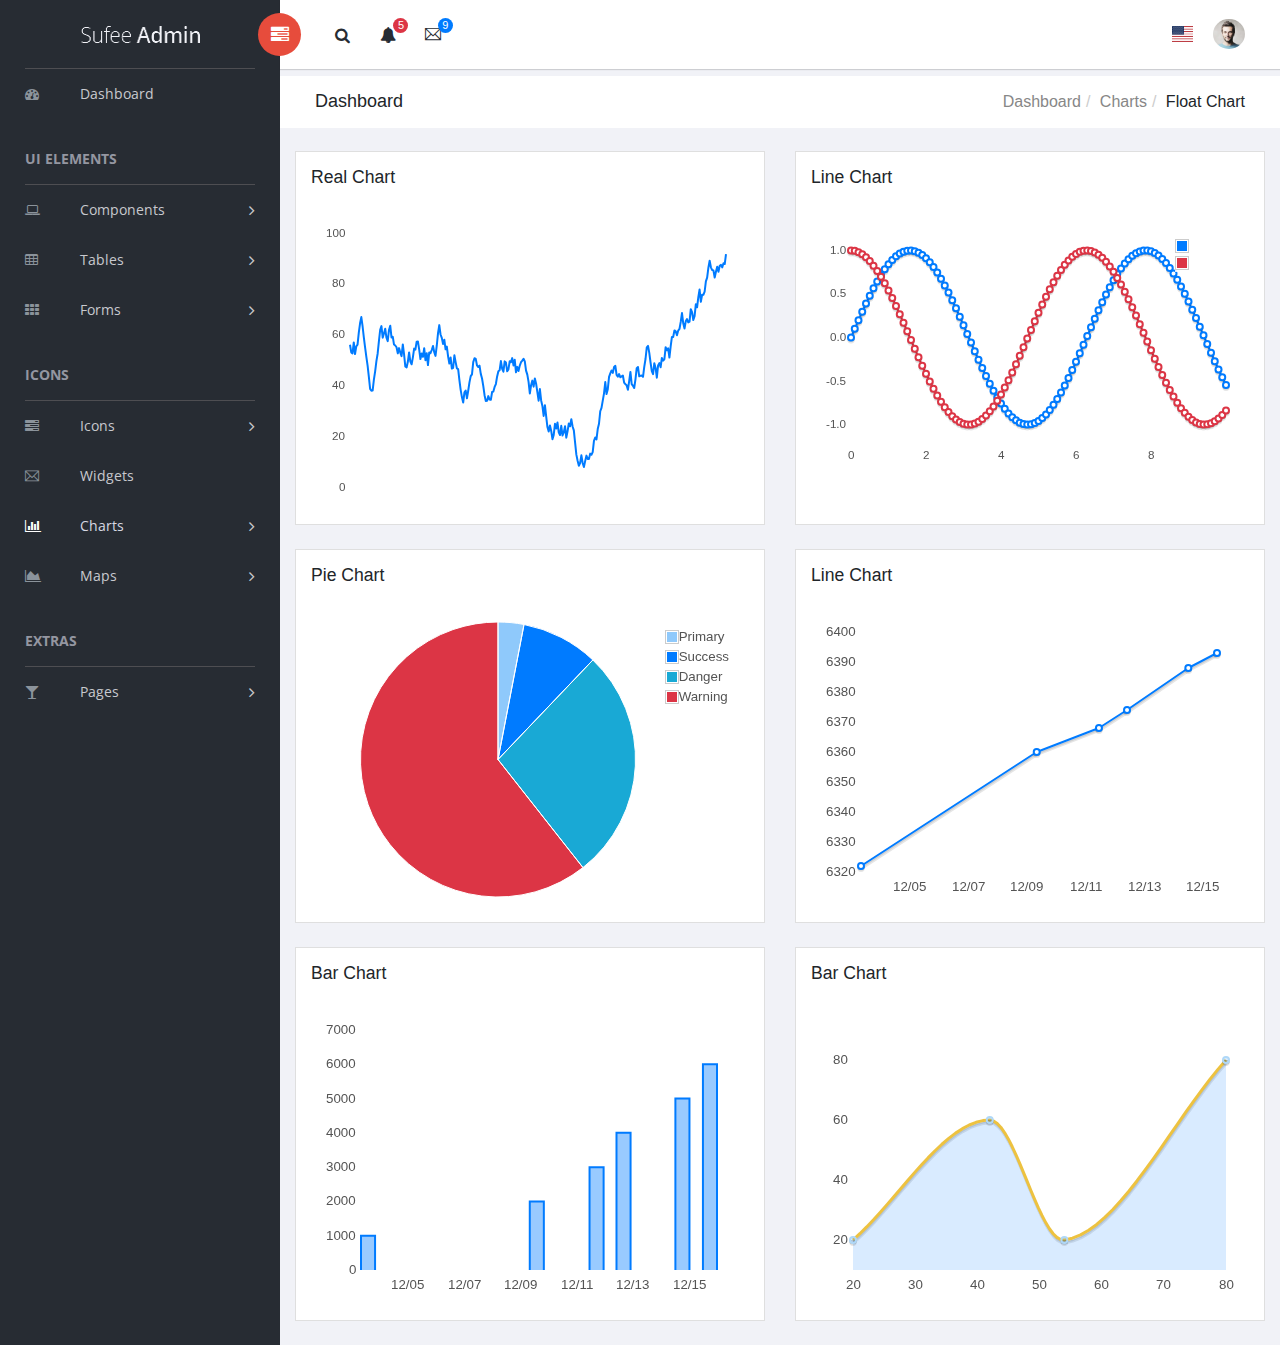
<file: PanelDeControl2/charts-flot.html>
<!doctype html>
<!--[if lt IE 7]>      <html class="no-js lt-ie9 lt-ie8 lt-ie7" lang=""> <![endif]-->
<!--[if IE 7]>         <html class="no-js lt-ie9 lt-ie8" lang=""> <![endif]-->
<!--[if IE 8]>         <html class="no-js lt-ie9" lang=""> <![endif]-->
<!--[if gt IE 8]><!--> <html class="no-js" lang=""> <!--<![endif]-->
<head>
    <meta charset="utf-8">
    <meta http-equiv="X-UA-Compatible" content="IE=edge">
    <title>Sufee Admin - HTML5 Admin Template</title>
    <meta name="description" content="Sufee Admin - HTML5 Admin Template">
    <meta name="viewport" content="width=device-width, initial-scale=1">

    <link rel="apple-touch-icon" href="apple-icon.png">
    <link rel="shortcut icon" href="favicon.ico">

    <link rel="stylesheet" href="assets/css/normalize.css">
    <link rel="stylesheet" href="assets/css/bootstrap.min.css">
    <link rel="stylesheet" href="assets/css/font-awesome.min.css">
    <link rel="stylesheet" href="assets/css/themify-icons.css">
    <link rel="stylesheet" href="assets/css/flag-icon.min.css">
    <link rel="stylesheet" href="assets/css/cs-skin-elastic.css">
    <!-- <link rel="stylesheet" href="assets/css/bootstrap-select.less"> -->
    <link rel="stylesheet" href="assets/scss/style.css">

    <link href='https://fonts.googleapis.com/css?family=Open+Sans:400,600,700,800' rel='stylesheet' type='text/css'>

    <!-- <script type="text/javascript" src="https://cdn.jsdelivr.net/html5shiv/3.7.3/html5shiv.min.js"></script> -->

</head>
<body>
        <!-- Left Panel -->

    <aside id="left-panel" class="left-panel">
        <nav class="navbar navbar-expand-sm navbar-default">

            <div class="navbar-header">
                <button class="navbar-toggler" type="button" data-toggle="collapse" data-target="#main-menu" aria-controls="main-menu" aria-expanded="false" aria-label="Toggle navigation">
                    <i class="fa fa-bars"></i>
                </button>
                <a class="navbar-brand" href="./"><img src="images/logo.png" alt="Logo"></a>
                <a class="navbar-brand hidden" href="./"><img src="images/logo2.png" alt="Logo"></a>
            </div>

            <div id="main-menu" class="main-menu collapse navbar-collapse">
                <ul class="nav navbar-nav">
                    <li>
                        <a href="index.html"> <i class="menu-icon fa fa-dashboard"></i>Dashboard </a>
                    </li>
                    <h3 class="menu-title">UI elements</h3><!-- /.menu-title -->
                    <li class="menu-item-has-children dropdown">
                        <a href="#" class="dropdown-toggle" data-toggle="dropdown" aria-haspopup="true" aria-expanded="false"> <i class="menu-icon fa fa-laptop"></i>Components</a>
                        <ul class="sub-menu children dropdown-menu">
                            <li><i class="fa fa-puzzle-piece"></i><a href="ui-buttons.html">Buttons</a></li>
                            <li><i class="fa fa-id-badge"></i><a href="ui-badges.html">Badges</a></li>
                            <li><i class="fa fa-bars"></i><a href="ui-tabs.html">Tabs</a></li>
                            <li><i class="fa fa-share-square-o"></i><a href="ui-social-buttons.html">Social Buttons</a></li>
                            <li><i class="fa fa-id-card-o"></i><a href="ui-cards.html">Cards</a></li>
                            <li><i class="fa fa-exclamation-triangle"></i><a href="ui-alerts.html">Alerts</a></li>
                            <li><i class="fa fa-spinner"></i><a href="ui-progressbar.html">Progress Bars</a></li>
                            <li><i class="fa fa-fire"></i><a href="ui-modals.html">Modals</a></li>
                            <li><i class="fa fa-book"></i><a href="ui-switches.html">Switches</a></li>
                            <li><i class="fa fa-th"></i><a href="ui-grids.html">Grids</a></li>
                            <li><i class="fa fa-file-word-o"></i><a href="ui-typgraphy.html">Typography</a></li>
                        </ul>
                    </li>
                    <li class="menu-item-has-children dropdown">
                        <a href="#" class="dropdown-toggle" data-toggle="dropdown" aria-haspopup="true" aria-expanded="false"> <i class="menu-icon fa fa-table"></i>Tables</a>
                        <ul class="sub-menu children dropdown-menu">
                            <li><i class="fa fa-table"></i><a href="tables-basic.html">Basic Table</a></li>
                            <li><i class="fa fa-table"></i><a href="tables-data.html">Data Table</a></li>
                        </ul>
                    </li>
                    <li class="menu-item-has-children dropdown">
                        <a href="#" class="dropdown-toggle" data-toggle="dropdown" aria-haspopup="true" aria-expanded="false"> <i class="menu-icon fa fa-th"></i>Forms</a>
                        <ul class="sub-menu children dropdown-menu">
                            <li><i class="menu-icon fa fa-th"></i><a href="forms-basic.html">Basic Form</a></li>
                            <li><i class="menu-icon fa fa-th"></i><a href="forms-advanced.html">Advanced Form</a></li>
                        </ul>
                    </li>

                    <h3 class="menu-title">Icons</h3><!-- /.menu-title -->

                    <li class="menu-item-has-children dropdown">
                        <a href="#" class="dropdown-toggle" data-toggle="dropdown" aria-haspopup="true" aria-expanded="false"> <i class="menu-icon fa fa-tasks"></i>Icons</a>
                        <ul class="sub-menu children dropdown-menu">
                            <li><i class="menu-icon fa fa-fort-awesome"></i><a href="font-fontawesome.html">Font Awesome</a></li>
                            <li><i class="menu-icon ti-themify-logo"></i><a href="font-themify.html">Themefy Icons</a></li>
                        </ul>
                    </li>
                    <li>
                        <a href="widgets.html"> <i class="menu-icon ti-email"></i>Widgets </a>
                    </li>
                    <li class="menu-item-has-children active dropdown">
                        <a href="#" class="dropdown-toggle" data-toggle="dropdown" aria-haspopup="true" aria-expanded="false"> <i class="menu-icon fa fa-bar-chart"></i>Charts</a>
                        <ul class="sub-menu children dropdown-menu">
                            <li><i class="menu-icon fa fa-line-chart"></i><a href="charts-chartjs.html">Chart JS</a></li>
                            <li><i class="menu-icon fa fa-area-chart"></i><a href="charts-flot.html">Flot Chart</a></li>
                            <li><i class="menu-icon fa fa-pie-chart"></i><a href="charts-peity.html">Peity Chart</a></li>
                        </ul>
                    </li>

                    <li class="menu-item-has-children dropdown">
                        <a href="#" class="dropdown-toggle" data-toggle="dropdown" aria-haspopup="true" aria-expanded="false"> <i class="menu-icon fa fa-area-chart"></i>Maps</a>
                        <ul class="sub-menu children dropdown-menu">
                            <li><i class="menu-icon fa fa-map-o"></i><a href="maps-gmap.html">Google Maps</a></li>
                            <li><i class="menu-icon fa fa-street-view"></i><a href="maps-vector.html">Vector Maps</a></li>
                        </ul>
                    </li>
                    <h3 class="menu-title">Extras</h3><!-- /.menu-title -->
                    <li class="menu-item-has-children dropdown">
                        <a href="#" class="dropdown-toggle" data-toggle="dropdown" aria-haspopup="true" aria-expanded="false"> <i class="menu-icon fa fa-glass"></i>Pages</a>
                        <ul class="sub-menu children dropdown-menu">
                            <li><i class="menu-icon fa fa-sign-in"></i><a href="page-login.html">Login</a></li>
                            <li><i class="menu-icon fa fa-sign-in"></i><a href="page-register.html">Register</a></li>
                            <li><i class="menu-icon fa fa-paper-plane"></i><a href="pages-forget.html">Forget Pass</a></li>
                        </ul>
                    </li>
                </ul>
            </div><!-- /.navbar-collapse -->
        </nav>
    </aside><!-- /#left-panel -->

    <!-- Left Panel -->

    <!-- Right Panel -->

    <div id="right-panel" class="right-panel">

        <!-- Header-->
        <header id="header" class="header">

            <div class="header-menu">

                <div class="col-sm-7">
                    <a id="menuToggle" class="menutoggle pull-left"><i class="fa fa fa-tasks"></i></a>
                    <div class="header-left">
                        <button class="search-trigger"><i class="fa fa-search"></i></button>
                        <div class="form-inline">
                            <form class="search-form">
                                <input class="form-control mr-sm-2" type="text" placeholder="Search ..." aria-label="Search">
                                <button class="search-close" type="submit"><i class="fa fa-close"></i></button>
                            </form>
                        </div>

                        <div class="dropdown for-notification">
                          <button class="btn btn-secondary dropdown-toggle" type="button" id="notification" data-toggle="dropdown" aria-haspopup="true" aria-expanded="false">
                            <i class="fa fa-bell"></i>
                            <span class="count bg-danger">5</span>
                          </button>
                          <div class="dropdown-menu" aria-labelledby="notification">
                            <p class="red">You have 3 Notification</p>
                            <a class="dropdown-item media bg-flat-color-1" href="#">
                                <i class="fa fa-check"></i>
                                <p>Server #1 overloaded.</p>
                            </a>
                            <a class="dropdown-item media bg-flat-color-4" href="#">
                                <i class="fa fa-info"></i>
                                <p>Server #2 overloaded.</p>
                            </a>
                            <a class="dropdown-item media bg-flat-color-5" href="#">
                                <i class="fa fa-warning"></i>
                                <p>Server #3 overloaded.</p>
                            </a>
                          </div>
                        </div>

                        <div class="dropdown for-message">
                          <button class="btn btn-secondary dropdown-toggle" type="button"
                                id="message"
                                data-toggle="dropdown" aria-haspopup="true" aria-expanded="false">
                            <i class="ti-email"></i>
                            <span class="count bg-primary">9</span>
                          </button>
                          <div class="dropdown-menu" aria-labelledby="message">
                            <p class="red">You have 4 Mails</p>
                            <a class="dropdown-item media bg-flat-color-1" href="#">
                                <span class="photo media-left"><img alt="avatar" src="images/avatar/1.jpg"></span>
                                <span class="message media-body">
                                    <span class="name float-left">Jonathan Smith</span>
                                    <span class="time float-right">Just now</span>
                                        <p>Hello, this is an example msg</p>
                                </span>
                            </a>
                            <a class="dropdown-item media bg-flat-color-4" href="#">
                                <span class="photo media-left"><img alt="avatar" src="images/avatar/2.jpg"></span>
                                <span class="message media-body">
                                    <span class="name float-left">Jack Sanders</span>
                                    <span class="time float-right">5 minutes ago</span>
                                        <p>Lorem ipsum dolor sit amet, consectetur</p>
                                </span>
                            </a>
                            <a class="dropdown-item media bg-flat-color-5" href="#">
                                <span class="photo media-left"><img alt="avatar" src="images/avatar/3.jpg"></span>
                                <span class="message media-body">
                                    <span class="name float-left">Cheryl Wheeler</span>
                                    <span class="time float-right">10 minutes ago</span>
                                        <p>Hello, this is an example msg</p>
                                </span>
                            </a>
                            <a class="dropdown-item media bg-flat-color-3" href="#">
                                <span class="photo media-left"><img alt="avatar" src="images/avatar/4.jpg"></span>
                                <span class="message media-body">
                                    <span class="name float-left">Rachel Santos</span>
                                    <span class="time float-right">15 minutes ago</span>
                                        <p>Lorem ipsum dolor sit amet, consectetur</p>
                                </span>
                            </a>
                          </div>
                        </div>
                    </div>
                </div>

                <div class="col-sm-5">
                    <div class="user-area dropdown float-right">
                        <a href="#" class="dropdown-toggle" data-toggle="dropdown" aria-haspopup="true" aria-expanded="false">
                            <img class="user-avatar rounded-circle" src="images/admin.jpg" alt="User Avatar">
                        </a>

                        <div class="user-menu dropdown-menu">
                                <a class="nav-link" href="#"><i class="fa fa- user"></i>My Profile</a>

                                <a class="nav-link" href="#"><i class="fa fa- user"></i>Notifications <span class="count">13</span></a>

                                <a class="nav-link" href="#"><i class="fa fa -cog"></i>Settings</a>

                                <a class="nav-link" href="#"><i class="fa fa-power -off"></i>Logout</a>
                        </div>
                    </div>

                    <div class="language-select dropdown" id="language-select">
                        <a class="dropdown-toggle" href="#" data-toggle="dropdown"  id="language" aria-haspopup="true" aria-expanded="true">
                            <i class="flag-icon flag-icon-us"></i>
                        </a>
                        <div class="dropdown-menu" aria-labelledby="language" >
                            <div class="dropdown-item">
                                <span class="flag-icon flag-icon-fr"></span>
                            </div>
                            <div class="dropdown-item">
                                <i class="flag-icon flag-icon-es"></i>
                            </div>
                            <div class="dropdown-item">
                                <i class="flag-icon flag-icon-us"></i>
                            </div>
                            <div class="dropdown-item">
                                <i class="flag-icon flag-icon-it"></i>
                            </div>
                        </div>
                    </div>

                </div>
            </div>

        </header><!-- /header -->
        <!-- Header-->

        <div class="breadcrumbs">
            <div class="col-sm-4">
                <div class="page-header float-left">
                    <div class="page-title">
                        <h1>Dashboard</h1>
                    </div>
                </div>
            </div>
            <div class="col-sm-8">
                <div class="page-header float-right">
                    <div class="page-title">
                        <ol class="breadcrumb text-right">
                            <li><a href="#">Dashboard</a></li>
                            <li><a href="#">Charts</a></li>
                            <li class="active">Float Chart</li>
                        </ol>
                    </div>
                </div>
            </div>
        </div>

        <div class="content mt-3">
            <div class="animated fadeIn">


                    <div class="row">
                        <div class="col-lg-6">
                            <div class="card">
                                <div class="card-body">
                                    <h4 class="mb-3">Real Chart</h4>
                                    <div class="flot-container">
                                        <div id="cpu-load" class="cpu-load"></div>
                                    </div>
                                </div>
                            </div>
                        </div><!-- /# column -->

                        <div class="col-lg-6">
                            <div class="card">
                                <div class="card-body">
                                    <h4 class="mb-3">Line Chart</h4>
                                    <div class="flot-container">
                                        <div id="flot-line" class="flot-line"></div>
                                    </div>
                                </div>
                            </div>
                        </div><!-- /# column -->
                    </div><!-- /# row -->

                    <div class="row">
                        <div class="col-lg-6">
                            <div class="card">
                                <div class="card-body">
                                    <h4 class="mb-3">Pie Chart</h4>
                                    <div class="flot-container">
                                        <div id="flot-pie" class="flot-pie-container"></div>
                                    </div>
                                </div>
                            </div><!-- /# card -->
                        </div><!-- /# column -->

                        <div class="col-lg-6">
                            <div class="card">
                                <div class="card-body">
                                    <h4 class="mb-3">Line Chart</h4>
                                    <div class="flot-container">
                                        <div id="chart1" style="width:100%;height:275px;"></div>
                                    </div>
                                </div>
                            </div><!-- /# card -->
                        </div><!-- /# column -->
                    </div><!-- /# row -->
                    <div class="row">
                        <div class="col-lg-6">
                            <div class="card">
                                <div class="card-body">
                                    <h4 class="mb-3">Bar Chart</h4>
                                    <div class="flot-container">
                                        <div id="flotBar" style="width:100%;height:275px;"></div>
                                    </div>
                                </div>
                            </div><!-- /# card -->
                        </div><!-- /# column -->

                        <div class="col-lg-6">
                            <div class="card">
                                <div class="card-body">
                                    <h4 class="mb-3">Bar Chart</h4>
                                    <div class="flot-container">
                                        <div id="flotCurve" style="width:100%;height:275px;"></div>
                                    </div>
                                </div>
                            </div><!-- /# card -->
                        </div><!-- /# column -->
                    </div><!-- /# row -->



            </div><!-- .animated -->
        </div><!-- .content -->


    </div><!-- /#right-panel -->

    <!-- Right Panel -->


    <script src="assets/js/vendor/jquery-2.1.4.min.js"></script>
    <script src="assets/js/popper.min.js"></script>
    <script src="assets/js/plugins.js"></script>
    <script src="assets/js/main.js"></script>

    <!--  flot-chart js -->
    <script src="assets/js/lib/flot-chart/excanvas.min.js"></script>
    <script src="assets/js/lib/flot-chart/jquery.flot.js"></script>
    <script src="assets/js/lib/flot-chart/jquery.flot.pie.js"></script>
    <script src="assets/js/lib/flot-chart/jquery.flot.time.js"></script>
    <script src="assets/js/lib/flot-chart/jquery.flot.stack.js"></script>
    <script src="assets/js/lib/flot-chart/jquery.flot.resize.js"></script>
    <script src="assets/js/lib/flot-chart/jquery.flot.crosshair.js"></script>
    <script src="assets/js/lib/flot-chart/curvedLines.js"></script>
    <script src="assets/js/lib/flot-chart/flot-tooltip/jquery.flot.tooltip.min.js"></script>
    <script src="assets/js/lib/flot-chart/flot-chart-init.js"></script>

</body>
</html>
</file>
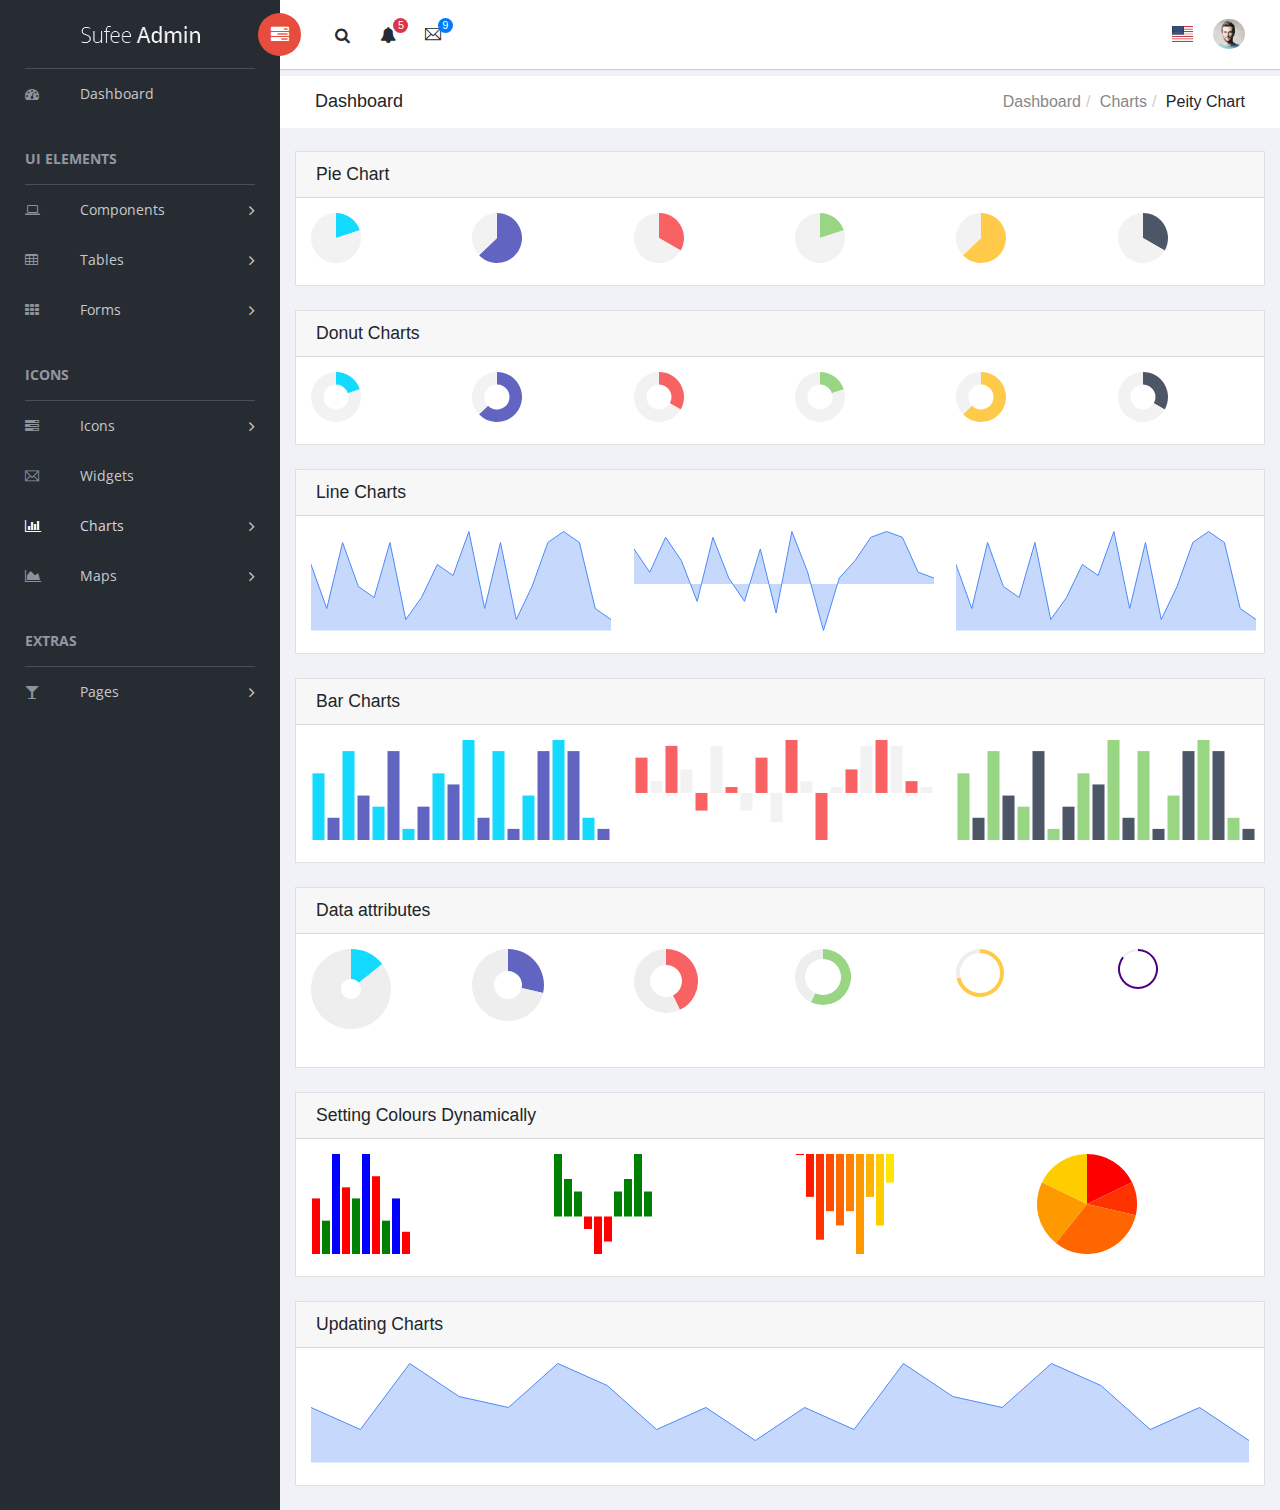
<file: PanelDeControl2/charts-peity.html>
<!doctype html>
<!--[if lt IE 7]>      <html class="no-js lt-ie9 lt-ie8 lt-ie7" lang=""> <![endif]-->
<!--[if IE 7]>         <html class="no-js lt-ie9 lt-ie8" lang=""> <![endif]-->
<!--[if IE 8]>         <html class="no-js lt-ie9" lang=""> <![endif]-->
<!--[if gt IE 8]><!--> <html class="no-js" lang=""> <!--<![endif]-->
<head>
    <meta charset="utf-8">
    <meta http-equiv="X-UA-Compatible" content="IE=edge">
    <title>Sufee Admin - HTML5 Admin Template</title>
    <meta name="description" content="Sufee Admin - HTML5 Admin Template">
    <meta name="viewport" content="width=device-width, initial-scale=1">

    <link rel="apple-touch-icon" href="apple-icon.png">
    <link rel="shortcut icon" href="favicon.ico">

    <link rel="stylesheet" href="assets/css/normalize.css">
    <link rel="stylesheet" href="assets/css/bootstrap.min.css">
    <link rel="stylesheet" href="assets/css/font-awesome.min.css">
    <link rel="stylesheet" href="assets/css/themify-icons.css">
    <link rel="stylesheet" href="assets/css/flag-icon.min.css">
    <link rel="stylesheet" href="assets/css/cs-skin-elastic.css">
    <!-- <link rel="stylesheet" href="assets/css/bootstrap-select.less"> -->
    <link rel="stylesheet" href="assets/scss/style.css">

    <link href='https://fonts.googleapis.com/css?family=Open+Sans:400,600,700,800' rel='stylesheet' type='text/css'>

    <!-- <script type="text/javascript" src="https://cdn.jsdelivr.net/html5shiv/3.7.3/html5shiv.min.js"></script> -->

</head>
<body>
        <!-- Left Panel -->

    <aside id="left-panel" class="left-panel">
        <nav class="navbar navbar-expand-sm navbar-default">

            <div class="navbar-header">
                <button class="navbar-toggler" type="button" data-toggle="collapse" data-target="#main-menu" aria-controls="main-menu" aria-expanded="false" aria-label="Toggle navigation">
                    <i class="fa fa-bars"></i>
                </button>
                <a class="navbar-brand" href="./"><img src="images/logo.png" alt="Logo"></a>
                <a class="navbar-brand hidden" href="./"><img src="images/logo2.png" alt="Logo"></a>
            </div>

            <div id="main-menu" class="main-menu collapse navbar-collapse">
                <ul class="nav navbar-nav">
                    <li>
                        <a href="index.html"> <i class="menu-icon fa fa-dashboard"></i>Dashboard </a>
                    </li>
                    <h3 class="menu-title">UI elements</h3><!-- /.menu-title -->
                    <li class="menu-item-has-children dropdown">
                        <a href="#" class="dropdown-toggle" data-toggle="dropdown" aria-haspopup="true" aria-expanded="false"> <i class="menu-icon fa fa-laptop"></i>Components</a>
                        <ul class="sub-menu children dropdown-menu">
                            <li><i class="fa fa-puzzle-piece"></i><a href="ui-buttons.html">Buttons</a></li>
                            <li><i class="fa fa-id-badge"></i><a href="ui-badges.html">Badges</a></li>
                            <li><i class="fa fa-bars"></i><a href="ui-tabs.html">Tabs</a></li>
                            <li><i class="fa fa-share-square-o"></i><a href="ui-social-buttons.html">Social Buttons</a></li>
                            <li><i class="fa fa-id-card-o"></i><a href="ui-cards.html">Cards</a></li>
                            <li><i class="fa fa-exclamation-triangle"></i><a href="ui-alerts.html">Alerts</a></li>
                            <li><i class="fa fa-spinner"></i><a href="ui-progressbar.html">Progress Bars</a></li>
                            <li><i class="fa fa-fire"></i><a href="ui-modals.html">Modals</a></li>
                            <li><i class="fa fa-book"></i><a href="ui-switches.html">Switches</a></li>
                            <li><i class="fa fa-th"></i><a href="ui-grids.html">Grids</a></li>
                            <li><i class="fa fa-file-word-o"></i><a href="ui-typgraphy.html">Typography</a></li>
                        </ul>
                    </li>
                    <li class="menu-item-has-children dropdown">
                        <a href="#" class="dropdown-toggle" data-toggle="dropdown" aria-haspopup="true" aria-expanded="false"> <i class="menu-icon fa fa-table"></i>Tables</a>
                        <ul class="sub-menu children dropdown-menu">
                            <li><i class="fa fa-table"></i><a href="tables-basic.html">Basic Table</a></li>
                            <li><i class="fa fa-table"></i><a href="tables-data.html">Data Table</a></li>
                        </ul>
                    </li>
                    <li class="menu-item-has-children dropdown">
                        <a href="#" class="dropdown-toggle" data-toggle="dropdown" aria-haspopup="true" aria-expanded="false"> <i class="menu-icon fa fa-th"></i>Forms</a>
                        <ul class="sub-menu children dropdown-menu">
                            <li><i class="menu-icon fa fa-th"></i><a href="forms-basic.html">Basic Form</a></li>
                            <li><i class="menu-icon fa fa-th"></i><a href="forms-advanced.html">Advanced Form</a></li>
                        </ul>
                    </li>

                    <h3 class="menu-title">Icons</h3><!-- /.menu-title -->

                    <li class="menu-item-has-children dropdown">
                        <a href="#" class="dropdown-toggle" data-toggle="dropdown" aria-haspopup="true" aria-expanded="false"> <i class="menu-icon fa fa-tasks"></i>Icons</a>
                        <ul class="sub-menu children dropdown-menu">
                            <li><i class="menu-icon fa fa-fort-awesome"></i><a href="font-fontawesome.html">Font Awesome</a></li>
                            <li><i class="menu-icon ti-themify-logo"></i><a href="font-themify.html">Themefy Icons</a></li>
                        </ul>
                    </li>
                    <li>
                        <a href="widgets.html"> <i class="menu-icon ti-email"></i>Widgets </a>
                    </li>
                    <li class="menu-item-has-children active dropdown">
                        <a href="#" class="dropdown-toggle" data-toggle="dropdown" aria-haspopup="true" aria-expanded="false"> <i class="menu-icon fa fa-bar-chart"></i>Charts</a>
                        <ul class="sub-menu children dropdown-menu">
                            <li><i class="menu-icon fa fa-line-chart"></i><a href="charts-chartjs.html">Chart JS</a></li>
                            <li><i class="menu-icon fa fa-area-chart"></i><a href="charts-flot.html">Flot Chart</a></li>
                            <li><i class="menu-icon fa fa-pie-chart"></i><a href="charts-peity.html">Peity Chart</a></li>
                        </ul>
                    </li>

                    <li class="menu-item-has-children dropdown">
                        <a href="#" class="dropdown-toggle" data-toggle="dropdown" aria-haspopup="true" aria-expanded="false"> <i class="menu-icon fa fa-area-chart"></i>Maps</a>
                        <ul class="sub-menu children dropdown-menu">
                            <li><i class="menu-icon fa fa-map-o"></i><a href="maps-gmap.html">Google Maps</a></li>
                            <li><i class="menu-icon fa fa-street-view"></i><a href="maps-vector.html">Vector Maps</a></li>
                        </ul>
                    </li>
                    <h3 class="menu-title">Extras</h3><!-- /.menu-title -->
                    <li class="menu-item-has-children dropdown">
                        <a href="#" class="dropdown-toggle" data-toggle="dropdown" aria-haspopup="true" aria-expanded="false"> <i class="menu-icon fa fa-glass"></i>Pages</a>
                        <ul class="sub-menu children dropdown-menu">
                            <li><i class="menu-icon fa fa-sign-in"></i><a href="page-login.html">Login</a></li>
                            <li><i class="menu-icon fa fa-sign-in"></i><a href="page-register.html">Register</a></li>
                            <li><i class="menu-icon fa fa-paper-plane"></i><a href="pages-forget.html">Forget Pass</a></li>
                        </ul>
                    </li>
                </ul>
            </div><!-- /.navbar-collapse -->
        </nav>
    </aside><!-- /#left-panel -->

    <!-- Left Panel -->

    <!-- Right Panel -->

    <div id="right-panel" class="right-panel">

        <!-- Header-->
        <header id="header" class="header">

            <div class="header-menu">

                <div class="col-sm-7">
                    <a id="menuToggle" class="menutoggle pull-left"><i class="fa fa fa-tasks"></i></a>
                    <div class="header-left">
                        <button class="search-trigger"><i class="fa fa-search"></i></button>
                        <div class="form-inline">
                            <form class="search-form">
                                <input class="form-control mr-sm-2" type="text" placeholder="Search ..." aria-label="Search">
                                <button class="search-close" type="submit"><i class="fa fa-close"></i></button>
                            </form>
                        </div>

                        <div class="dropdown for-notification">
                          <button class="btn btn-secondary dropdown-toggle" type="button" id="notification" data-toggle="dropdown" aria-haspopup="true" aria-expanded="false">
                            <i class="fa fa-bell"></i>
                            <span class="count bg-danger">5</span>
                          </button>
                          <div class="dropdown-menu" aria-labelledby="notification">
                            <p class="red">You have 3 Notification</p>
                            <a class="dropdown-item media bg-flat-color-1" href="#">
                                <i class="fa fa-check"></i>
                                <p>Server #1 overloaded.</p>
                            </a>
                            <a class="dropdown-item media bg-flat-color-4" href="#">
                                <i class="fa fa-info"></i>
                                <p>Server #2 overloaded.</p>
                            </a>
                            <a class="dropdown-item media bg-flat-color-5" href="#">
                                <i class="fa fa-warning"></i>
                                <p>Server #3 overloaded.</p>
                            </a>
                          </div>
                        </div>

                        <div class="dropdown for-message">
                          <button class="btn btn-secondary dropdown-toggle" type="button"
                                id="message"
                                data-toggle="dropdown" aria-haspopup="true" aria-expanded="false">
                            <i class="ti-email"></i>
                            <span class="count bg-primary">9</span>
                          </button>
                          <div class="dropdown-menu" aria-labelledby="message">
                            <p class="red">You have 4 Mails</p>
                            <a class="dropdown-item media bg-flat-color-1" href="#">
                                <span class="photo media-left"><img alt="avatar" src="images/avatar/1.jpg"></span>
                                <span class="message media-body">
                                    <span class="name float-left">Jonathan Smith</span>
                                    <span class="time float-right">Just now</span>
                                        <p>Hello, this is an example msg</p>
                                </span>
                            </a>
                            <a class="dropdown-item media bg-flat-color-4" href="#">
                                <span class="photo media-left"><img alt="avatar" src="images/avatar/2.jpg"></span>
                                <span class="message media-body">
                                    <span class="name float-left">Jack Sanders</span>
                                    <span class="time float-right">5 minutes ago</span>
                                        <p>Lorem ipsum dolor sit amet, consectetur</p>
                                </span>
                            </a>
                            <a class="dropdown-item media bg-flat-color-5" href="#">
                                <span class="photo media-left"><img alt="avatar" src="images/avatar/3.jpg"></span>
                                <span class="message media-body">
                                    <span class="name float-left">Cheryl Wheeler</span>
                                    <span class="time float-right">10 minutes ago</span>
                                        <p>Hello, this is an example msg</p>
                                </span>
                            </a>
                            <a class="dropdown-item media bg-flat-color-3" href="#">
                                <span class="photo media-left"><img alt="avatar" src="images/avatar/4.jpg"></span>
                                <span class="message media-body">
                                    <span class="name float-left">Rachel Santos</span>
                                    <span class="time float-right">15 minutes ago</span>
                                        <p>Lorem ipsum dolor sit amet, consectetur</p>
                                </span>
                            </a>
                          </div>
                        </div>
                    </div>
                </div>

                <div class="col-sm-5">
                    <div class="user-area dropdown float-right">
                        <a href="#" class="dropdown-toggle" data-toggle="dropdown" aria-haspopup="true" aria-expanded="false">
                            <img class="user-avatar rounded-circle" src="images/admin.jpg" alt="User Avatar">
                        </a>

                        <div class="user-menu dropdown-menu">
                                <a class="nav-link" href="#"><i class="fa fa- user"></i>My Profile</a>

                                <a class="nav-link" href="#"><i class="fa fa- user"></i>Notifications <span class="count">13</span></a>

                                <a class="nav-link" href="#"><i class="fa fa -cog"></i>Settings</a>

                                <a class="nav-link" href="#"><i class="fa fa-power -off"></i>Logout</a>
                        </div>
                    </div>

                    <div class="language-select dropdown" id="language-select">
                        <a class="dropdown-toggle" href="#" data-toggle="dropdown"  id="language" aria-haspopup="true" aria-expanded="true">
                            <i class="flag-icon flag-icon-us"></i>
                        </a>
                        <div class="dropdown-menu" aria-labelledby="language" >
                            <div class="dropdown-item">
                                <span class="flag-icon flag-icon-fr"></span>
                            </div>
                            <div class="dropdown-item">
                                <i class="flag-icon flag-icon-es"></i>
                            </div>
                            <div class="dropdown-item">
                                <i class="flag-icon flag-icon-us"></i>
                            </div>
                            <div class="dropdown-item">
                                <i class="flag-icon flag-icon-it"></i>
                            </div>
                        </div>
                    </div>

                </div>
            </div>

        </header><!-- /header -->
        <!-- Header-->

        <div class="breadcrumbs">
            <div class="col-sm-4">
                <div class="page-header float-left">
                    <div class="page-title">
                        <h1>Dashboard</h1>
                    </div>
                </div>
            </div>
            <div class="col-sm-8">
                <div class="page-header float-right">
                    <div class="page-title">
                        <ol class="breadcrumb text-right">
                            <li><a href="#">Dashboard</a></li>
                            <li><a href="#">Charts</a></li>
                            <li class="active">Peity Chart</li>
                        </ol>
                    </div>
                </div>
            </div>
        </div>

        <div class="content mt-3">
            <div class="animated fadeIn">
                <div class="row">






                    <div class="col-lg-12">
                        <div class="card">
                            <div class="card-header">
                                <h4>Pie Chart</h4>
                            </div>
                            <div class="card-body">
                                <div class="row">
                                    <div class="col-lg-2">
                                        <span class="pie" data-peity='{ "fill": ["#13dafe", "#f2f2f2"]}'>1/5</span>
                                    </div>
                                    <div class="col-lg-2">
                                        <span class="pie" data-peity='{ "fill": ["#6164C1", "#f2f2f2"]}'>226/360</span>
                                    </div>
                                    <div class="col-lg-2">
                                        <span class="pie" data-peity='{ "fill": ["#F96262", "#f2f2f2"]}'>0.52/1.561</span>
                                    </div>
                                    <div class="col-lg-2">
                                        <span class="pie" data-peity='{ "fill": ["#99D683", "#f2f2f2"]}'>1,4</span>
                                    </div>
                                    <div class="col-lg-2">
                                        <span class="pie" data-peity='{ "fill": ["#FFCA4A", "#f2f2f2"]}'>226,134</span>
                                    </div>
                                    <div class="col-lg-2">
                                        <span class="pie" data-peity='{ "fill": ["#4C5667", "#f2f2f2"]}'>0.52,1.041</span>
                                    </div>
                                </div>
                            </div>
                        </div>
                        <!-- /# card -->
                    </div>
                    <!-- /# column -->

                    <!-- /# row -->

                    <div class="col-lg-12">
                        <div class="card">
                            <div class="card-header">
                                <h4>Donut Charts</h4>
                            </div>
                            <div class="card-body">
                                <div class="row">
                                    <div class="col-lg-2">
                                        <span class="donut" data-peity='{ "fill": ["#13DAFE", "#f2f2f2"]}'>1/5</span>
                                    </div>
                                    <div class="col-lg-2">
                                        <span class="donut" data-peity='{ "fill": ["#6164C1", "#f2f2f2"]}'>226/360</span>
                                    </div>
                                    <div class="col-lg-2">
                                        <span class="donut" data-peity='{ "fill": ["#F96262", "#f2f2f2"]}'>0.52/1.561</span>
                                    </div>
                                    <div class="col-lg-2">
                                        <span class="donut" data-peity='{ "fill": ["#99D683", "#f2f2f2"]}'>1,4</span>
                                    </div>
                                    <div class="col-lg-2">
                                        <span class="donut" data-peity='{ "fill": ["#FFCA4A", "#f2f2f2"]}'>226,134</span>
                                    </div>
                                    <div class="col-lg-2">
                                        <span class="donut" data-peity='{ "fill": ["#4C5667", "#f2f2f2"]}'>0.52,1.041</span>
                                    </div>
                                </div>
                            </div>
                        </div>
                        <!-- /# card -->
                    </div>
                    <!-- /# column -->

                    <!-- /# row -->

                        <div class="col-lg-12">
                            <div class="card">
                                <div class="card-header">
                                    <h4>Line Charts</h4>
                                </div>
                                <div class="card-body">
                                    <div class="row">
                                        <div class="col-lg-4">
                                            <span class="peity-line" data-width="100%">6,2,8,4,3,8,1,3,6,5,9,2,8,1,4,8,9,8,2,1</span>
                                        </div>
                                        <div class="col-lg-4">
                                            <span class="peity-line" data-width="100%">6,2,8,4,-3,8,1,-3,6,-5,9,2,-8,1,4,8,9,8,2,1</span>
                                        </div>
                                        <div class="col-lg-4">
                                            <span class="peity-line" data-width="100%">6,2,8,4,3,8,1,3,6,5,9,2,8,1,4,8,9,8,2,1</span>
                                        </div>
                                    </div>
                                </div>
                            </div>
                            <!-- /# card -->
                        </div>
                        <!-- /# column -->

                    <!-- /# row -->

                        <div class="col-lg-12">
                            <div class="card">
                                <div class="card-header">
                                    <h4>Bar Charts</h4>
                                </div>
                                <div class="card-body">
                                    <div class="row">
                                        <div class="col-lg-4">
                                            <span class="bar" data-peity='{ "fill": ["#13DAFE", "#6164C1"]}'>6,2,8,4,3,8,1,3,6,5,9,2,8,1,4,8,9,8,2,1</span>
                                        </div>
                                        <div class="col-lg-4">
                                            <span class="bar" data-peity='{ "fill": ["#F96262", "#f2f2f2"]}'>6,2,8,4,-3,8,1,-3,6,-5,9,2,-8,1,4,8,9,8,2,1</span>
                                        </div>
                                        <div class="col-lg-4">
                                            <span class="bar" data-peity='{ "fill": ["#99D683", "#4C5667"]}'>6,2,8,4,3,8,1,3,6,5,9,2,8,1,4,8,9,8,2,1</span>
                                        </div>
                                    </div>
                                </div>
                            </div>
                            <!-- /# card -->
                        </div>
                        <!-- /# column -->

                    <!-- /# row -->

                        <div class="col-lg-12">
                            <div class="card">
                                <div class="card-header">
                                    <h4>Data attributes</h4>
                                </div>
                                <div class="card-body">
                                    <div class="row">
                                        <div class="col-lg-2">
                                            <p class="data-attributes">
                                                <span data-peity='{ "fill": ["#13DAFE", "#eeeeee"],    "innerRadius": 10, "radius": 40 }'>1/7</span>
                                            </p>
                                        </div>
                                        <div class="col-lg-2">
                                            <p class="data-attributes">
                                                <span data-peity='{ "fill": ["#6164C1", "#eeeeee"], "innerRadius": 14, "radius": 36 }'>2/7</span>
                                            </p>
                                        </div>
                                        <div class="col-lg-2">
                                            <p class="data-attributes">
                                                <span data-peity='{ "fill": ["#F96262", "#eeeeee"], "innerRadius": 16, "radius": 32 }'>3/7</span>
                                            </p>
                                        </div>
                                        <div class="col-lg-2">
                                            <p class="data-attributes">
                                                <span data-peity='{ "fill": ["#99D683", "#eeeeee"],  "innerRadius": 18, "radius": 28 }'>4/7</span>
                                            </p>
                                        </div>
                                        <div class="col-lg-2">
                                            <p class="data-attributes">
                                                <span data-peity='{ "fill": ["#FFCA4A", "#eeeeee"],   "innerRadius": 20, "radius": 24 }'>5/7</span>
                                            </p>
                                        </div>
                                        <div class="col-lg-2">
                                            <p class="data-attributes">
                                                <span data-peity='{ "fill": ["indigo", "#eeeeee"], "innerRadius": 18, "radius": 20 }'>6/7</span>
                                            </p>
                                        </div>
                                    </div>
                                </div>
                            </div>
                            <!-- /# card -->
                        </div>
                        <!-- /# column -->

                    <!-- /# row -->

                        <div class="col-lg-12">
                            <div class="card">
                                <div class="card-header">
                                    <h4>Setting Colours Dynamically</h4>
                                </div>
                                <div class="card-body">
                                    <div class="row">
                                        <div class="col-lg-3">
                                            <span class="bar-colours-1">5,3,9,6,5,9,7,3,5,2</span>
                                        </div>
                                        <div class="col-lg-3">
                                            <span class="bar-colours-2">5,3,2,-1,-3,-2,2,3,5,2</span>
                                        </div>
                                        <div class="col-lg-3">
                                            <span class="bar-colours-3">0,-3,-6,-4,-5,-4,-7,-3,-5,-2</span>
                                        </div>
                                        <div class="col-lg-3">
                                            <span class="pie-colours-2">5,3,9,6,5</span>
                                        </div>
                                    </div>
                                </div>
                            </div>
                            <!-- /# card -->
                        </div>
                        <!-- /# column -->

                    <!-- /# row -->
                        <div class="col-lg-12">
                            <div class="card">
                                <div class="card-header">
                                    <h4>Updating Charts</h4>
                                </div>
                                <div class="card-body">
                                    <span class="updating-chart">5,3,9,6,5,9,7,3,5,2,5,3,9,6,5,9,7,3,5,2</span>
                                </div>
                            </div>
                            <!-- /# card -->
                        </div>
                        <!-- /# column -->







                </div> <!-- .row -->
            </div><!-- .animated -->
        </div><!-- .content -->


    </div><!-- /#right-panel -->

    <!-- Right Panel -->


    <script src="assets/js/vendor/jquery-2.1.4.min.js"></script>
    <script src="assets/js/popper.min.js"></script>
    <script src="assets/js/plugins.js"></script>
    <script src="assets/js/main.js"></script>

    <script src="assets/js/lib/peitychart/jquery.peity.min.js"></script>
    <!-- scripit init-->
    <script src="assets/js/lib/peitychart/peitychart.init.js"></script>
    <!-- scripit init-->

</body>
</html>
</file>
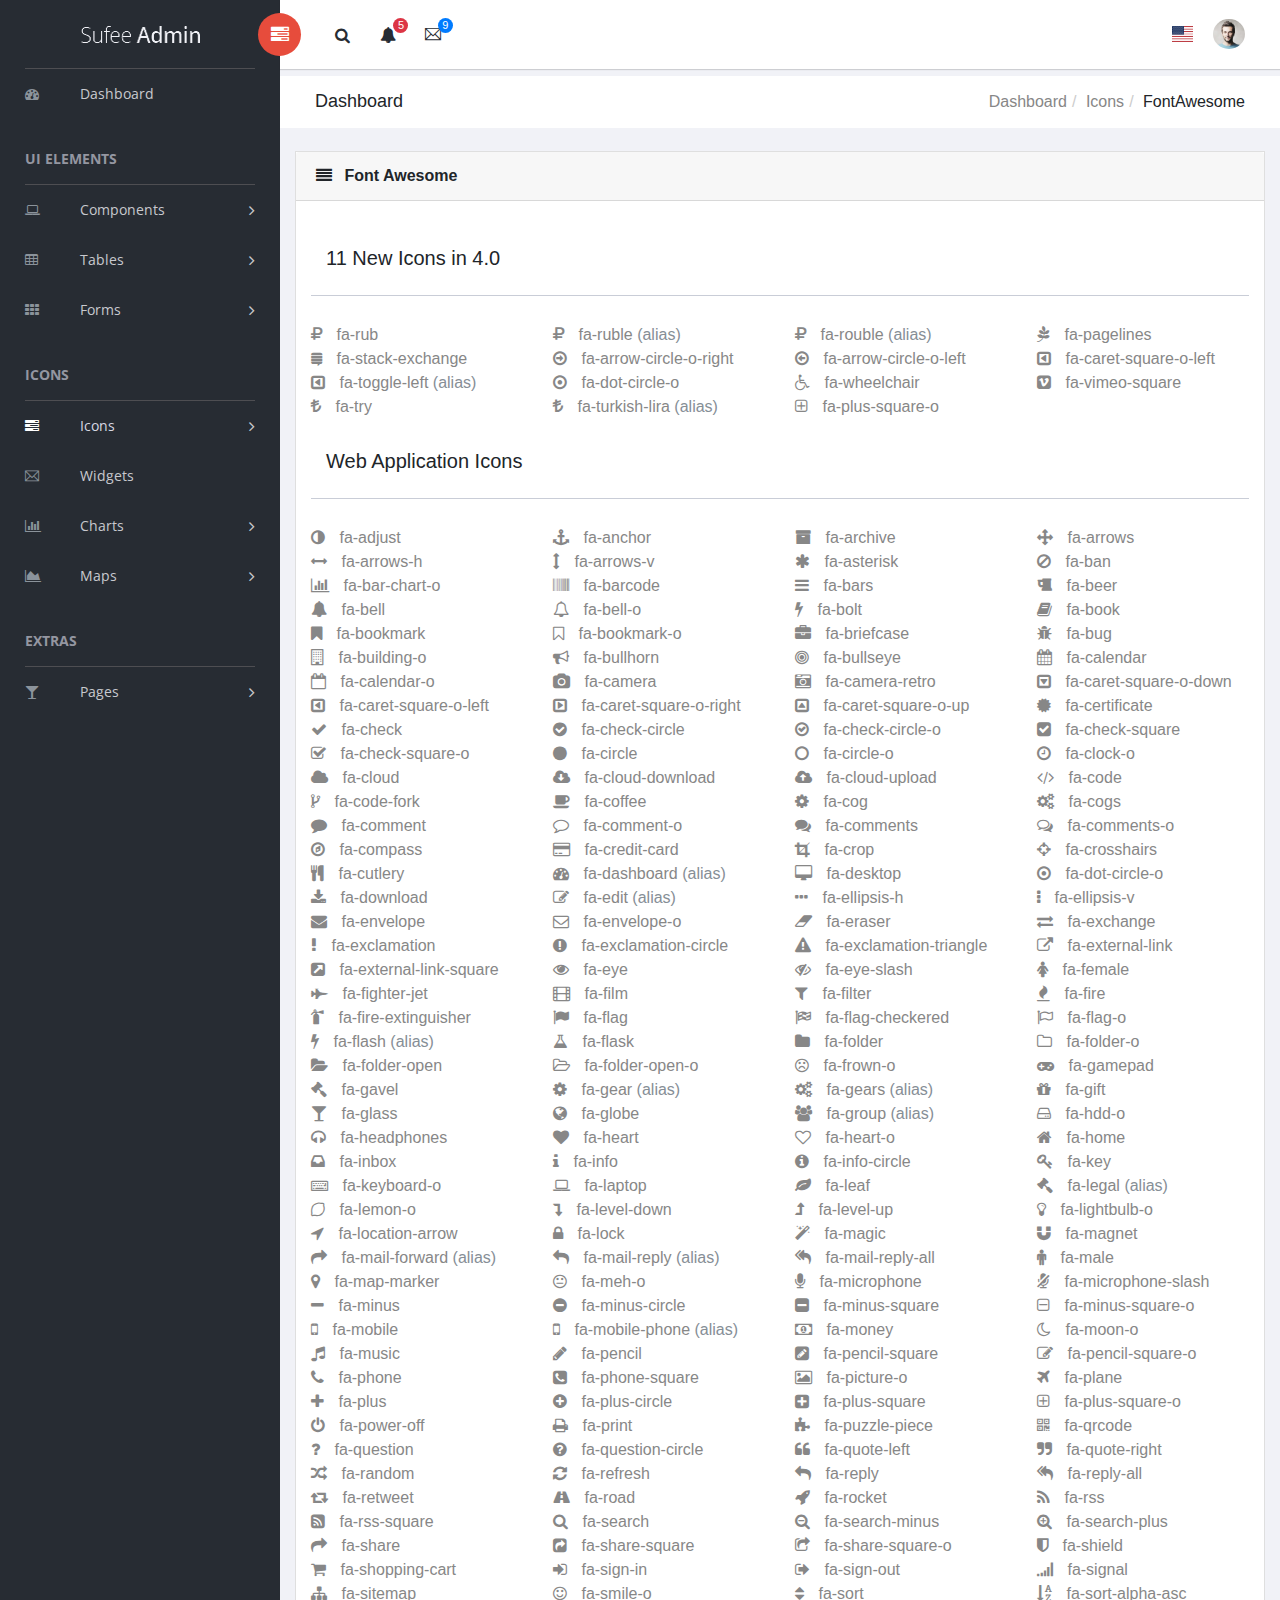
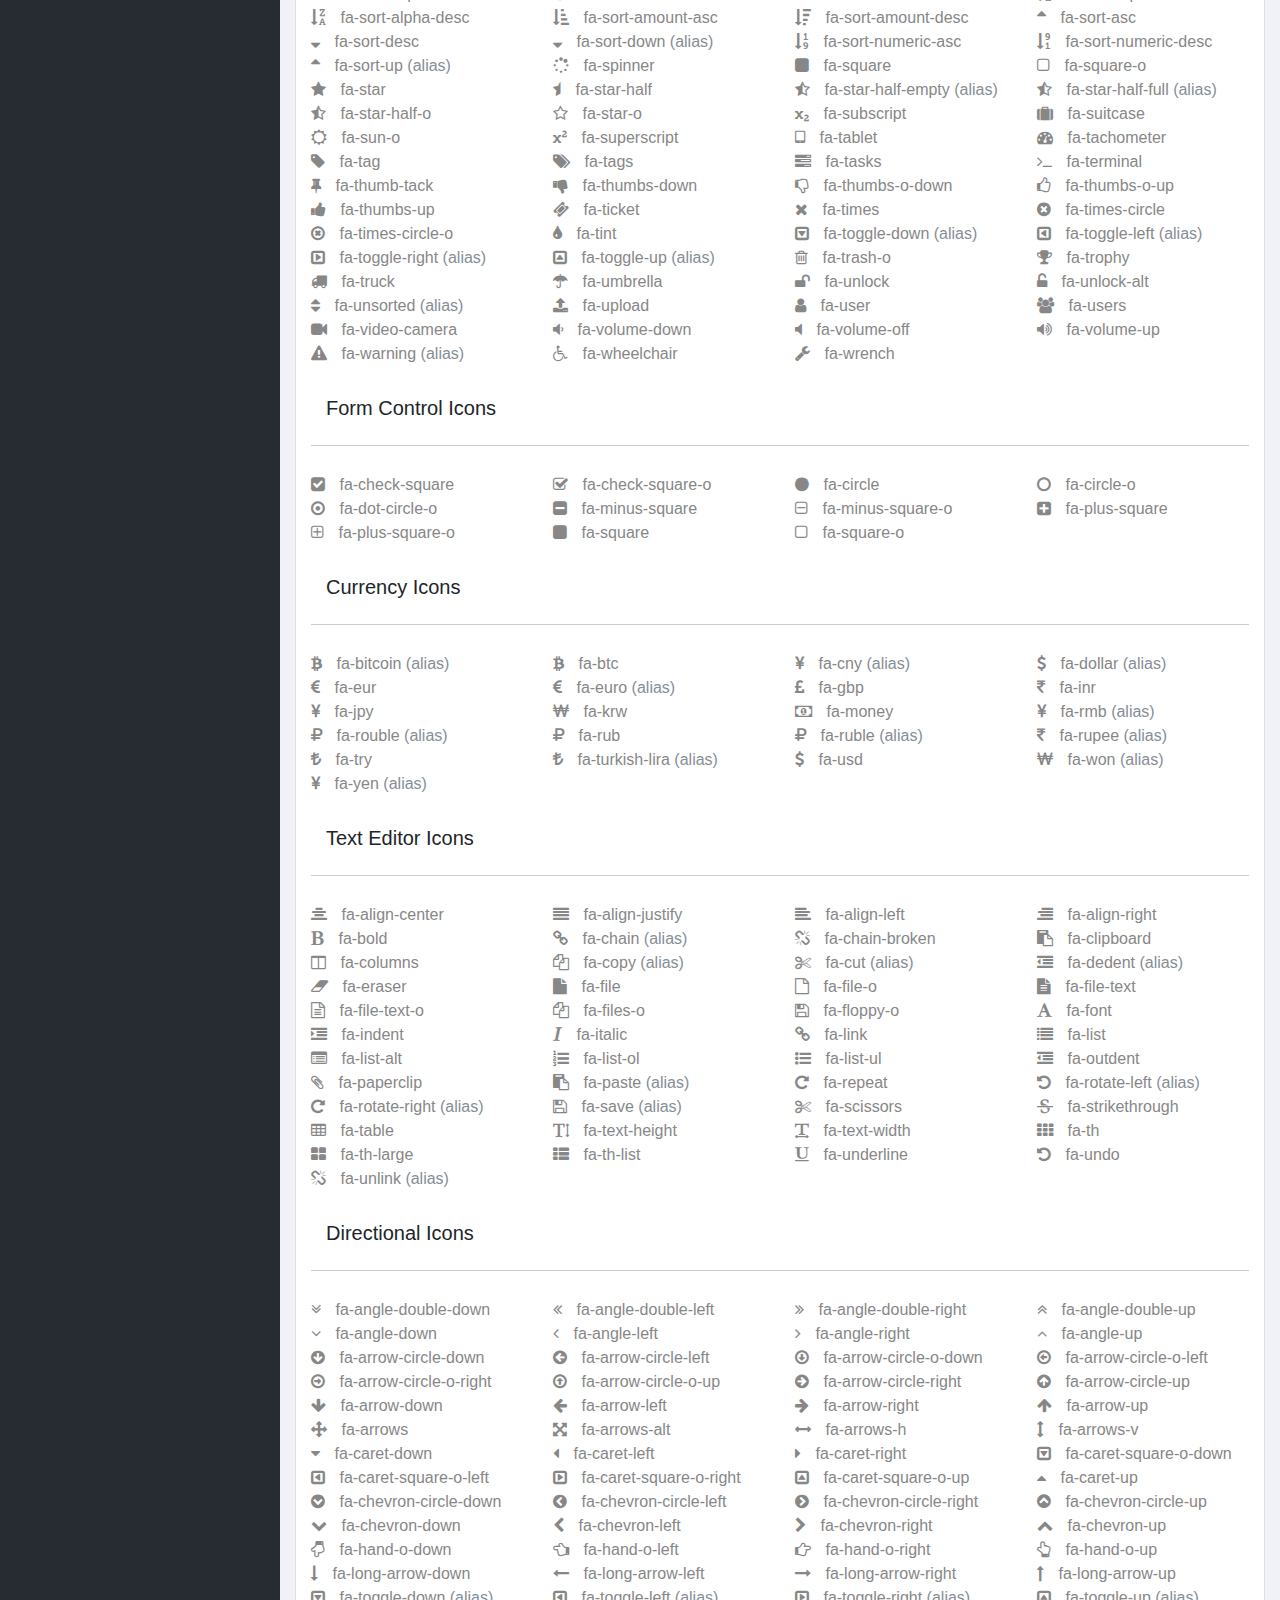
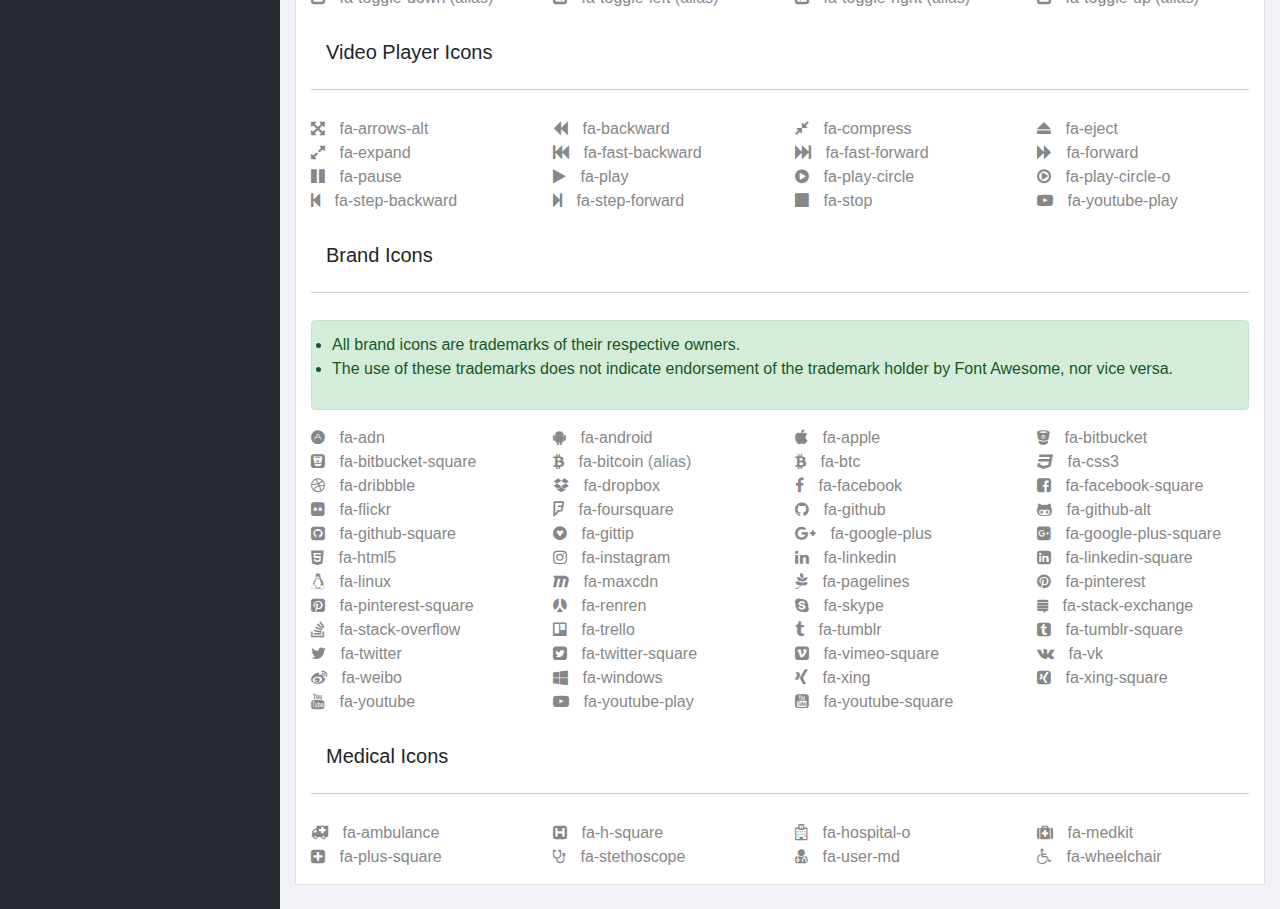
<file: PanelDeControl2/font-fontawesome.html>
<!doctype html>
<!--[if lt IE 7]>      <html class="no-js lt-ie9 lt-ie8 lt-ie7" lang=""> <![endif]-->
<!--[if IE 7]>         <html class="no-js lt-ie9 lt-ie8" lang=""> <![endif]-->
<!--[if IE 8]>         <html class="no-js lt-ie9" lang=""> <![endif]-->
<!--[if gt IE 8]><!--> <html class="no-js" lang=""> <!--<![endif]-->
<head>
    <meta charset="utf-8">
    <meta http-equiv="X-UA-Compatible" content="IE=edge">
    <title>Sufee Admin - HTML5 Admin Template</title>
    <meta name="description" content="Sufee Admin - HTML5 Admin Template">
    <meta name="viewport" content="width=device-width, initial-scale=1">

    <link rel="apple-touch-icon" href="apple-icon.png">
    <link rel="shortcut icon" href="favicon.ico">

    <link rel="stylesheet" href="assets/css/normalize.css">
    <link rel="stylesheet" href="assets/css/bootstrap.min.css">
    <link rel="stylesheet" href="assets/css/font-awesome.min.css">
    <link rel="stylesheet" href="assets/css/themify-icons.css">
    <link rel="stylesheet" href="assets/css/flag-icon.min.css">
    <link rel="stylesheet" href="assets/css/cs-skin-elastic.css">
    <!-- <link rel="stylesheet" href="assets/css/bootstrap-select.less"> -->
    <link rel="stylesheet" href="assets/scss/style.css">

    <link href='https://fonts.googleapis.com/css?family=Open+Sans:400,600,700,800' rel='stylesheet' type='text/css'>

    <!-- <script type="text/javascript" src="https://cdn.jsdelivr.net/html5shiv/3.7.3/html5shiv.min.js"></script> -->

</head>
<body>
        <!-- Left Panel -->

    <aside id="left-panel" class="left-panel">
        <nav class="navbar navbar-expand-sm navbar-default">

            <div class="navbar-header">
                <button class="navbar-toggler" type="button" data-toggle="collapse" data-target="#main-menu" aria-controls="main-menu" aria-expanded="false" aria-label="Toggle navigation">
                    <i class="fa fa-bars"></i>
                </button>
                <a class="navbar-brand" href="./"><img src="images/logo.png" alt="Logo"></a>
                <a class="navbar-brand hidden" href="./"><img src="images/logo2.png" alt="Logo"></a>
            </div>

            <div id="main-menu" class="main-menu collapse navbar-collapse">
                <ul class="nav navbar-nav">
                    <li>
                        <a href="index.html"> <i class="menu-icon fa fa-dashboard"></i>Dashboard </a>
                    </li>
                    <h3 class="menu-title">UI elements</h3><!-- /.menu-title -->
                    <li class="menu-item-has-children dropdown">
                        <a href="#" class="dropdown-toggle" data-toggle="dropdown" aria-haspopup="true" aria-expanded="false"> <i class="menu-icon fa fa-laptop"></i>Components</a>
                        <ul class="sub-menu children dropdown-menu">
                            <li><i class="fa fa-puzzle-piece"></i><a href="ui-buttons.html">Buttons</a></li>
                            <li><i class="fa fa-id-badge"></i><a href="ui-badges.html">Badges</a></li>
                            <li><i class="fa fa-bars"></i><a href="ui-tabs.html">Tabs</a></li>
                            <li><i class="fa fa-share-square-o"></i><a href="ui-social-buttons.html">Social Buttons</a></li>
                            <li><i class="fa fa-id-card-o"></i><a href="ui-cards.html">Cards</a></li>
                            <li><i class="fa fa-exclamation-triangle"></i><a href="ui-alerts.html">Alerts</a></li>
                            <li><i class="fa fa-spinner"></i><a href="ui-progressbar.html">Progress Bars</a></li>
                            <li><i class="fa fa-fire"></i><a href="ui-modals.html">Modals</a></li>
                            <li><i class="fa fa-book"></i><a href="ui-switches.html">Switches</a></li>
                            <li><i class="fa fa-th"></i><a href="ui-grids.html">Grids</a></li>
                            <li><i class="fa fa-file-word-o"></i><a href="ui-typgraphy.html">Typography</a></li>
                        </ul>
                    </li>
                    <li class="menu-item-has-children dropdown">
                        <a href="#" class="dropdown-toggle" data-toggle="dropdown" aria-haspopup="true" aria-expanded="false"> <i class="menu-icon fa fa-table"></i>Tables</a>
                        <ul class="sub-menu children dropdown-menu">
                            <li><i class="fa fa-table"></i><a href="tables-basic.html">Basic Table</a></li>
                            <li><i class="fa fa-table"></i><a href="tables-data.html">Data Table</a></li>
                        </ul>
                    </li>
                    <li class="menu-item-has-children dropdown">
                        <a href="#" class="dropdown-toggle" data-toggle="dropdown" aria-haspopup="true" aria-expanded="false"> <i class="menu-icon fa fa-th"></i>Forms</a>
                        <ul class="sub-menu children dropdown-menu">
                            <li><i class="menu-icon fa fa-th"></i><a href="forms-basic.html">Basic Form</a></li>
                            <li><i class="menu-icon fa fa-th"></i><a href="forms-advanced.html">Advanced Form</a></li>
                        </ul>
                    </li>

                    <h3 class="menu-title">Icons</h3><!-- /.menu-title -->

                    <li class="menu-item-has-children active dropdown">
                        <a href="#" class="dropdown-toggle" data-toggle="dropdown" aria-haspopup="true" aria-expanded="false"> <i class="menu-icon fa fa-tasks"></i>Icons</a>
                        <ul class="sub-menu children dropdown-menu">
                            <li><i class="menu-icon fa fa-fort-awesome"></i><a href="font-fontawesome.html">Font Awesome</a></li>
                            <li><i class="menu-icon ti-themify-logo"></i><a href="font-themify.html">Themefy Icons</a></li>
                        </ul>
                    </li>
                    <li>
                        <a href="widgets.html"> <i class="menu-icon ti-email"></i>Widgets </a>
                    </li>
                    <li class="menu-item-has-children dropdown">
                        <a href="#" class="dropdown-toggle" data-toggle="dropdown" aria-haspopup="true" aria-expanded="false"> <i class="menu-icon fa fa-bar-chart"></i>Charts</a>
                        <ul class="sub-menu children dropdown-menu">
                            <li><i class="menu-icon fa fa-line-chart"></i><a href="charts-chartjs.html">Chart JS</a></li>
                            <li><i class="menu-icon fa fa-area-chart"></i><a href="charts-flot.html">Flot Chart</a></li>
                            <li><i class="menu-icon fa fa-pie-chart"></i><a href="charts-peity.html">Peity Chart</a></li>
                        </ul>
                    </li>

                    <li class="menu-item-has-children dropdown">
                        <a href="#" class="dropdown-toggle" data-toggle="dropdown" aria-haspopup="true" aria-expanded="false"> <i class="menu-icon fa fa-area-chart"></i>Maps</a>
                        <ul class="sub-menu children dropdown-menu">
                            <li><i class="menu-icon fa fa-map-o"></i><a href="maps-gmap.html">Google Maps</a></li>
                            <li><i class="menu-icon fa fa-street-view"></i><a href="maps-vector.html">Vector Maps</a></li>
                        </ul>
                    </li>
                    <h3 class="menu-title">Extras</h3><!-- /.menu-title -->
                    <li class="menu-item-has-children dropdown">
                        <a href="#" class="dropdown-toggle" data-toggle="dropdown" aria-haspopup="true" aria-expanded="false"> <i class="menu-icon fa fa-glass"></i>Pages</a>
                        <ul class="sub-menu children dropdown-menu">
                            <li><i class="menu-icon fa fa-sign-in"></i><a href="page-login.html">Login</a></li>
                            <li><i class="menu-icon fa fa-sign-in"></i><a href="page-register.html">Register</a></li>
                            <li><i class="menu-icon fa fa-paper-plane"></i><a href="pages-forget.html">Forget Pass</a></li>
                        </ul>
                    </li>
                </ul>
            </div><!-- /.navbar-collapse -->
        </nav>
    </aside><!-- /#left-panel -->

    <!-- Left Panel -->

    <!-- Right Panel -->

    <div id="right-panel" class="right-panel">

        <!-- Header-->
        <header id="header" class="header">

            <div class="header-menu">

                <div class="col-sm-7">
                    <a id="menuToggle" class="menutoggle pull-left"><i class="fa fa fa-tasks"></i></a>
                    <div class="header-left">
                        <button class="search-trigger"><i class="fa fa-search"></i></button>
                        <div class="form-inline">
                            <form class="search-form">
                                <input class="form-control mr-sm-2" type="text" placeholder="Search ..." aria-label="Search">
                                <button class="search-close" type="submit"><i class="fa fa-close"></i></button>
                            </form>
                        </div>

                        <div class="dropdown for-notification">
                          <button class="btn btn-secondary dropdown-toggle" type="button" id="notification" data-toggle="dropdown" aria-haspopup="true" aria-expanded="false">
                            <i class="fa fa-bell"></i>
                            <span class="count bg-danger">5</span>
                          </button>
                          <div class="dropdown-menu" aria-labelledby="notification">
                            <p class="red">You have 3 Notification</p>
                            <a class="dropdown-item media bg-flat-color-1" href="#">
                                <i class="fa fa-check"></i>
                                <p>Server #1 overloaded.</p>
                            </a>
                            <a class="dropdown-item media bg-flat-color-4" href="#">
                                <i class="fa fa-info"></i>
                                <p>Server #2 overloaded.</p>
                            </a>
                            <a class="dropdown-item media bg-flat-color-5" href="#">
                                <i class="fa fa-warning"></i>
                                <p>Server #3 overloaded.</p>
                            </a>
                          </div>
                        </div>

                        <div class="dropdown for-message">
                          <button class="btn btn-secondary dropdown-toggle" type="button"
                                id="message"
                                data-toggle="dropdown" aria-haspopup="true" aria-expanded="false">
                            <i class="ti-email"></i>
                            <span class="count bg-primary">9</span>
                          </button>
                          <div class="dropdown-menu" aria-labelledby="message">
                            <p class="red">You have 4 Mails</p>
                            <a class="dropdown-item media bg-flat-color-1" href="#">
                                <span class="photo media-left"><img alt="avatar" src="images/avatar/1.jpg"></span>
                                <span class="message media-body">
                                    <span class="name float-left">Jonathan Smith</span>
                                    <span class="time float-right">Just now</span>
                                        <p>Hello, this is an example msg</p>
                                </span>
                            </a>
                            <a class="dropdown-item media bg-flat-color-4" href="#">
                                <span class="photo media-left"><img alt="avatar" src="images/avatar/2.jpg"></span>
                                <span class="message media-body">
                                    <span class="name float-left">Jack Sanders</span>
                                    <span class="time float-right">5 minutes ago</span>
                                        <p>Lorem ipsum dolor sit amet, consectetur</p>
                                </span>
                            </a>
                            <a class="dropdown-item media bg-flat-color-5" href="#">
                                <span class="photo media-left"><img alt="avatar" src="images/avatar/3.jpg"></span>
                                <span class="message media-body">
                                    <span class="name float-left">Cheryl Wheeler</span>
                                    <span class="time float-right">10 minutes ago</span>
                                        <p>Hello, this is an example msg</p>
                                </span>
                            </a>
                            <a class="dropdown-item media bg-flat-color-3" href="#">
                                <span class="photo media-left"><img alt="avatar" src="images/avatar/4.jpg"></span>
                                <span class="message media-body">
                                    <span class="name float-left">Rachel Santos</span>
                                    <span class="time float-right">15 minutes ago</span>
                                        <p>Lorem ipsum dolor sit amet, consectetur</p>
                                </span>
                            </a>
                          </div>
                        </div>
                    </div>
                </div>

                <div class="col-sm-5">
                    <div class="user-area dropdown float-right">
                        <a href="#" class="dropdown-toggle" data-toggle="dropdown" aria-haspopup="true" aria-expanded="false">
                            <img class="user-avatar rounded-circle" src="images/admin.jpg" alt="User Avatar">
                        </a>

                        <div class="user-menu dropdown-menu">
                                <a class="nav-link" href="#"><i class="fa fa- user"></i>My Profile</a>

                                <a class="nav-link" href="#"><i class="fa fa- user"></i>Notifications <span class="count">13</span></a>

                                <a class="nav-link" href="#"><i class="fa fa -cog"></i>Settings</a>

                                <a class="nav-link" href="#"><i class="fa fa-power -off"></i>Logout</a>
                        </div>
                    </div>

                    <div class="language-select dropdown" id="language-select">
                        <a class="dropdown-toggle" href="#" data-toggle="dropdown"  id="language" aria-haspopup="true" aria-expanded="true">
                            <i class="flag-icon flag-icon-us"></i>
                        </a>
                        <div class="dropdown-menu" aria-labelledby="language" >
                            <div class="dropdown-item">
                                <span class="flag-icon flag-icon-fr"></span>
                            </div>
                            <div class="dropdown-item">
                                <i class="flag-icon flag-icon-es"></i>
                            </div>
                            <div class="dropdown-item">
                                <i class="flag-icon flag-icon-us"></i>
                            </div>
                            <div class="dropdown-item">
                                <i class="flag-icon flag-icon-it"></i>
                            </div>
                        </div>
                    </div>

                </div>
            </div>

        </header><!-- /header -->
        <!-- Header-->

        <div class="breadcrumbs">
            <div class="col-sm-4">
                <div class="page-header float-left">
                    <div class="page-title">
                        <h1>Dashboard</h1>
                    </div>
                </div>
            </div>
            <div class="col-sm-8">
                <div class="page-header float-right">
                    <div class="page-title">
                        <ol class="breadcrumb text-right">
                            <li><a href="#">Dashboard</a></li>
                            <li><a href="#">Icons</a></li>
                            <li class="active">FontAwesome</li>
                        </ol>
                    </div>
                </div>
            </div>
        </div>

        <div class="content mt-3">
            <div class="animated fadeIn">


                <div class="card">
                    <div class="card-header">
                        <i class="mr-2 fa fa-align-justify"></i>
                        <strong class="card-title">Font Awesome</strong>
                    </div>
                    <div class="card-body">

                        <div class="fontawesome-icon-list">

                            <div id="new">
                                <h2 class="page-header">11 New Icons in 4.0</h2>
                                <div class="row fontawesome-icon-list">

                                    <div class="fa-hover col-lg-3 col-md-6"><a href="#"><i class="fa fa-rub"></i> fa-rub</a></div>

                                    <div class="fa-hover col-lg-3 col-md-6"><a href="#"><i class="fa fa-ruble"></i> fa-ruble <span class="text-muted">(alias)</span></a></div>

                                    <div class="fa-hover col-lg-3 col-md-6"><a href="#"><i class="fa fa-rouble"></i> fa-rouble <span class="text-muted">(alias)</span></a></div>

                                    <div class="fa-hover col-lg-3 col-md-6"><a href="#"><i class="fa fa-pagelines"></i> fa-pagelines</a></div>

                                    <div class="fa-hover col-lg-3 col-md-6"><a href="#"><i class="fa fa-stack-exchange"></i> fa-stack-exchange</a></div>

                                    <div class="fa-hover col-lg-3 col-md-6"><a href="#"><i class="fa fa-arrow-circle-o-right"></i> fa-arrow-circle-o-right</a></div>

                                    <div class="fa-hover col-lg-3 col-md-6"><a href="#"><i class="fa fa-arrow-circle-o-left"></i> fa-arrow-circle-o-left</a></div>

                                    <div class="fa-hover col-lg-3 col-md-6"><a href="#"><i class="fa fa-caret-square-o-left"></i> fa-caret-square-o-left</a></div>

                                    <div class="fa-hover col-lg-3 col-md-6"><a href="#"><i class="fa fa-toggle-left"></i> fa-toggle-left <span class="text-muted">(alias)</span></a></div>

                                    <div class="fa-hover col-lg-3 col-md-6"><a href="#"><i class="fa fa-dot-circle-o"></i> fa-dot-circle-o</a></div>

                                    <div class="fa-hover col-lg-3 col-md-6"><a href="#"><i class="fa fa-wheelchair"></i> fa-wheelchair</a></div>

                                    <div class="fa-hover col-lg-3 col-md-6"><a href="#"><i class="fa fa-vimeo-square"></i> fa-vimeo-square</a></div>

                                    <div class="fa-hover col-lg-3 col-md-6"><a href="#"><i class="fa fa-try"></i> fa-try</a></div>

                                    <div class="fa-hover col-lg-3 col-md-6"><a href="#"><i class="fa fa-turkish-lira"></i> fa-turkish-lira <span class="text-muted">(alias)</span></a></div>

                                    <div class="fa-hover col-lg-3 col-md-6"><a href="#"><i class="fa fa-plus-square-o"></i> fa-plus-square-o</a></div>

                                </div>
                            </div>

                            <section id="web-application">
                                <h2 class="page-header">Web Application Icons</h2>

                                <div class="row fontawesome-icon-list">



                                    <div class="fa-hover col-lg-3 col-md-6"><a href="#"><i class="fa fa-adjust"></i> fa-adjust</a></div>

                                    <div class="fa-hover col-lg-3 col-md-6"><a href="#"><i class="fa fa-anchor"></i> fa-anchor</a></div>

                                    <div class="fa-hover col-lg-3 col-md-6"><a href="#"><i class="fa fa-archive"></i> fa-archive</a></div>

                                    <div class="fa-hover col-lg-3 col-md-6"><a href="#"><i class="fa fa-arrows"></i> fa-arrows</a></div>

                                    <div class="fa-hover col-lg-3 col-md-6"><a href="#"><i class="fa fa-arrows-h"></i> fa-arrows-h</a></div>

                                    <div class="fa-hover col-lg-3 col-md-6"><a href="#"><i class="fa fa-arrows-v"></i> fa-arrows-v</a></div>

                                    <div class="fa-hover col-lg-3 col-md-6"><a href="#"><i class="fa fa-asterisk"></i> fa-asterisk</a></div>

                                    <div class="fa-hover col-lg-3 col-md-6"><a href="#"><i class="fa fa-ban"></i> fa-ban</a></div>

                                    <div class="fa-hover col-lg-3 col-md-6"><a href="#"><i class="fa fa-bar-chart-o"></i> fa-bar-chart-o</a></div>

                                    <div class="fa-hover col-lg-3 col-md-6"><a href="#"><i class="fa fa-barcode"></i> fa-barcode</a></div>

                                    <div class="fa-hover col-lg-3 col-md-6"><a href="#"><i class="fa fa-bars"></i> fa-bars</a></div>

                                    <div class="fa-hover col-lg-3 col-md-6"><a href="#"><i class="fa fa-beer"></i> fa-beer</a></div>

                                    <div class="fa-hover col-lg-3 col-md-6"><a href="#"><i class="fa fa-bell"></i> fa-bell</a></div>

                                    <div class="fa-hover col-lg-3 col-md-6"><a href="#"><i class="fa fa-bell-o"></i> fa-bell-o</a></div>

                                    <div class="fa-hover col-lg-3 col-md-6"><a href="#"><i class="fa fa-bolt"></i> fa-bolt</a></div>

                                    <div class="fa-hover col-lg-3 col-md-6"><a href="#"><i class="fa fa-book"></i> fa-book</a></div>

                                    <div class="fa-hover col-lg-3 col-md-6"><a href="#"><i class="fa fa-bookmark"></i> fa-bookmark</a></div>

                                    <div class="fa-hover col-lg-3 col-md-6"><a href="#"><i class="fa fa-bookmark-o"></i> fa-bookmark-o</a></div>

                                    <div class="fa-hover col-lg-3 col-md-6"><a href="#"><i class="fa fa-briefcase"></i> fa-briefcase</a></div>

                                    <div class="fa-hover col-lg-3 col-md-6"><a href="#"><i class="fa fa-bug"></i> fa-bug</a></div>

                                    <div class="fa-hover col-lg-3 col-md-6"><a href="#"><i class="fa fa-building-o"></i> fa-building-o</a></div>

                                    <div class="fa-hover col-lg-3 col-md-6"><a href="#"><i class="fa fa-bullhorn"></i> fa-bullhorn</a></div>

                                    <div class="fa-hover col-lg-3 col-md-6"><a href="#"><i class="fa fa-bullseye"></i> fa-bullseye</a></div>

                                    <div class="fa-hover col-lg-3 col-md-6"><a href="#"><i class="fa fa-calendar"></i> fa-calendar</a></div>

                                    <div class="fa-hover col-lg-3 col-md-6"><a href="#"><i class="fa fa-calendar-o"></i> fa-calendar-o</a></div>

                                    <div class="fa-hover col-lg-3 col-md-6"><a href="#"><i class="fa fa-camera"></i> fa-camera</a></div>

                                    <div class="fa-hover col-lg-3 col-md-6"><a href="#"><i class="fa fa-camera-retro"></i> fa-camera-retro</a></div>

                                    <div class="fa-hover col-lg-3 col-md-6"><a href="#"><i class="fa fa-caret-square-o-down"></i> fa-caret-square-o-down</a></div>

                                    <div class="fa-hover col-lg-3 col-md-6"><a href="#"><i class="fa fa-caret-square-o-left"></i> fa-caret-square-o-left</a></div>

                                    <div class="fa-hover col-lg-3 col-md-6"><a href="#"><i class="fa fa-caret-square-o-right"></i> fa-caret-square-o-right</a></div>

                                    <div class="fa-hover col-lg-3 col-md-6"><a href="#"><i class="fa fa-caret-square-o-up"></i> fa-caret-square-o-up</a></div>

                                    <div class="fa-hover col-lg-3 col-md-6"><a href="#"><i class="fa fa-certificate"></i> fa-certificate</a></div>

                                    <div class="fa-hover col-lg-3 col-md-6"><a href="#"><i class="fa fa-check"></i> fa-check</a></div>

                                    <div class="fa-hover col-lg-3 col-md-6"><a href="#"><i class="fa fa-check-circle"></i> fa-check-circle</a></div>

                                    <div class="fa-hover col-lg-3 col-md-6"><a href="#"><i class="fa fa-check-circle-o"></i> fa-check-circle-o</a></div>

                                    <div class="fa-hover col-lg-3 col-md-6"><a href="#"><i class="fa fa-check-square"></i> fa-check-square</a></div>

                                    <div class="fa-hover col-lg-3 col-md-6"><a href="#"><i class="fa fa-check-square-o"></i> fa-check-square-o</a></div>

                                    <div class="fa-hover col-lg-3 col-md-6"><a href="#"><i class="fa fa-circle"></i> fa-circle</a></div>

                                    <div class="fa-hover col-lg-3 col-md-6"><a href="#"><i class="fa fa-circle-o"></i> fa-circle-o</a></div>

                                    <div class="fa-hover col-lg-3 col-md-6"><a href="#"><i class="fa fa-clock-o"></i> fa-clock-o</a></div>

                                    <div class="fa-hover col-lg-3 col-md-6"><a href="#"><i class="fa fa-cloud"></i> fa-cloud</a></div>

                                    <div class="fa-hover col-lg-3 col-md-6"><a href="#"><i class="fa fa-cloud-download"></i> fa-cloud-download</a></div>

                                    <div class="fa-hover col-lg-3 col-md-6"><a href="#"><i class="fa fa-cloud-upload"></i> fa-cloud-upload</a></div>

                                    <div class="fa-hover col-lg-3 col-md-6"><a href="#"><i class="fa fa-code"></i> fa-code</a></div>

                                    <div class="fa-hover col-lg-3 col-md-6"><a href="#"><i class="fa fa-code-fork"></i> fa-code-fork</a></div>

                                    <div class="fa-hover col-lg-3 col-md-6"><a href="#"><i class="fa fa-coffee"></i> fa-coffee</a></div>

                                    <div class="fa-hover col-lg-3 col-md-6"><a href="#"><i class="fa fa-cog"></i> fa-cog</a></div>

                                    <div class="fa-hover col-lg-3 col-md-6"><a href="#"><i class="fa fa-cogs"></i> fa-cogs</a></div>

                                    <div class="fa-hover col-lg-3 col-md-6"><a href="#"><i class="fa fa-comment"></i> fa-comment</a></div>

                                    <div class="fa-hover col-lg-3 col-md-6"><a href="#"><i class="fa fa-comment-o"></i> fa-comment-o</a></div>

                                    <div class="fa-hover col-lg-3 col-md-6"><a href="#"><i class="fa fa-comments"></i> fa-comments</a></div>

                                    <div class="fa-hover col-lg-3 col-md-6"><a href="#"><i class="fa fa-comments-o"></i> fa-comments-o</a></div>

                                    <div class="fa-hover col-lg-3 col-md-6"><a href="#"><i class="fa fa-compass"></i> fa-compass</a></div>

                                    <div class="fa-hover col-lg-3 col-md-6"><a href="#"><i class="fa fa-credit-card"></i> fa-credit-card</a></div>

                                    <div class="fa-hover col-lg-3 col-md-6"><a href="#"><i class="fa fa-crop"></i> fa-crop</a></div>

                                    <div class="fa-hover col-lg-3 col-md-6"><a href="#"><i class="fa fa-crosshairs"></i> fa-crosshairs</a></div>

                                    <div class="fa-hover col-lg-3 col-md-6"><a href="#"><i class="fa fa-cutlery"></i> fa-cutlery</a></div>

                                    <div class="fa-hover col-lg-3 col-md-6"><a href="#"><i class="fa fa-dashboard"></i> fa-dashboard <span class="text-muted">(alias)</span></a></div>

                                    <div class="fa-hover col-lg-3 col-md-6"><a href="#"><i class="fa fa-desktop"></i> fa-desktop</a></div>

                                    <div class="fa-hover col-lg-3 col-md-6"><a href="#"><i class="fa fa-dot-circle-o"></i> fa-dot-circle-o</a></div>

                                    <div class="fa-hover col-lg-3 col-md-6"><a href="#"><i class="fa fa-download"></i> fa-download</a></div>

                                    <div class="fa-hover col-lg-3 col-md-6"><a href="#"><i class="fa fa-edit"></i> fa-edit <span class="text-muted">(alias)</span></a></div>

                                    <div class="fa-hover col-lg-3 col-md-6"><a href="#"><i class="fa fa-ellipsis-h"></i> fa-ellipsis-h</a></div>

                                    <div class="fa-hover col-lg-3 col-md-6"><a href="#"><i class="fa fa-ellipsis-v"></i> fa-ellipsis-v</a></div>

                                    <div class="fa-hover col-lg-3 col-md-6"><a href="#"><i class="fa fa-envelope"></i> fa-envelope</a></div>

                                    <div class="fa-hover col-lg-3 col-md-6"><a href="#"><i class="fa fa-envelope-o"></i> fa-envelope-o</a></div>

                                    <div class="fa-hover col-lg-3 col-md-6"><a href="#"><i class="fa fa-eraser"></i> fa-eraser</a></div>

                                    <div class="fa-hover col-lg-3 col-md-6"><a href="#"><i class="fa fa-exchange"></i> fa-exchange</a></div>

                                    <div class="fa-hover col-lg-3 col-md-6"><a href="#"><i class="fa fa-exclamation"></i> fa-exclamation</a></div>

                                    <div class="fa-hover col-lg-3 col-md-6"><a href="#"><i class="fa fa-exclamation-circle"></i> fa-exclamation-circle</a></div>

                                    <div class="fa-hover col-lg-3 col-md-6"><a href="#"><i class="fa fa-exclamation-triangle"></i> fa-exclamation-triangle</a></div>

                                    <div class="fa-hover col-lg-3 col-md-6"><a href="#"><i class="fa fa-external-link"></i> fa-external-link</a></div>

                                    <div class="fa-hover col-lg-3 col-md-6"><a href="#"><i class="fa fa-external-link-square"></i> fa-external-link-square</a></div>

                                    <div class="fa-hover col-lg-3 col-md-6"><a href="#"><i class="fa fa-eye"></i> fa-eye</a></div>

                                    <div class="fa-hover col-lg-3 col-md-6"><a href="#"><i class="fa fa-eye-slash"></i> fa-eye-slash</a></div>

                                    <div class="fa-hover col-lg-3 col-md-6"><a href="#"><i class="fa fa-female"></i> fa-female</a></div>

                                    <div class="fa-hover col-lg-3 col-md-6"><a href="#"><i class="fa fa-fighter-jet"></i> fa-fighter-jet</a></div>

                                    <div class="fa-hover col-lg-3 col-md-6"><a href="#"><i class="fa fa-film"></i> fa-film</a></div>

                                    <div class="fa-hover col-lg-3 col-md-6"><a href="#"><i class="fa fa-filter"></i> fa-filter</a></div>

                                    <div class="fa-hover col-lg-3 col-md-6"><a href="#"><i class="fa fa-fire"></i> fa-fire</a></div>

                                    <div class="fa-hover col-lg-3 col-md-6"><a href="#"><i class="fa fa-fire-extinguisher"></i> fa-fire-extinguisher</a></div>

                                    <div class="fa-hover col-lg-3 col-md-6"><a href="#"><i class="fa fa-flag"></i> fa-flag</a></div>

                                    <div class="fa-hover col-lg-3 col-md-6"><a href="#"><i class="fa fa-flag-checkered"></i> fa-flag-checkered</a></div>

                                    <div class="fa-hover col-lg-3 col-md-6"><a href="#"><i class="fa fa-flag-o"></i> fa-flag-o</a></div>

                                    <div class="fa-hover col-lg-3 col-md-6"><a href="#"><i class="fa fa-flash"></i> fa-flash <span class="text-muted">(alias)</span></a></div>

                                    <div class="fa-hover col-lg-3 col-md-6"><a href="#"><i class="fa fa-flask"></i> fa-flask</a></div>

                                    <div class="fa-hover col-lg-3 col-md-6"><a href="#"><i class="fa fa-folder"></i> fa-folder</a></div>

                                    <div class="fa-hover col-lg-3 col-md-6"><a href="#"><i class="fa fa-folder-o"></i> fa-folder-o</a></div>

                                    <div class="fa-hover col-lg-3 col-md-6"><a href="#"><i class="fa fa-folder-open"></i> fa-folder-open</a></div>

                                    <div class="fa-hover col-lg-3 col-md-6"><a href="#"><i class="fa fa-folder-open-o"></i> fa-folder-open-o</a></div>

                                    <div class="fa-hover col-lg-3 col-md-6"><a href="#"><i class="fa fa-frown-o"></i> fa-frown-o</a></div>

                                    <div class="fa-hover col-lg-3 col-md-6"><a href="#"><i class="fa fa-gamepad"></i> fa-gamepad</a></div>

                                    <div class="fa-hover col-lg-3 col-md-6"><a href="#"><i class="fa fa-gavel"></i> fa-gavel</a></div>

                                    <div class="fa-hover col-lg-3 col-md-6"><a href="#"><i class="fa fa-gear"></i> fa-gear <span class="text-muted">(alias)</span></a></div>

                                    <div class="fa-hover col-lg-3 col-md-6"><a href="#"><i class="fa fa-gears"></i> fa-gears <span class="text-muted">(alias)</span></a></div>

                                    <div class="fa-hover col-lg-3 col-md-6"><a href="#"><i class="fa fa-gift"></i> fa-gift</a></div>

                                    <div class="fa-hover col-lg-3 col-md-6"><a href="#"><i class="fa fa-glass"></i> fa-glass</a></div>

                                    <div class="fa-hover col-lg-3 col-md-6"><a href="#"><i class="fa fa-globe"></i> fa-globe</a></div>

                                    <div class="fa-hover col-lg-3 col-md-6"><a href="#"><i class="fa fa-group"></i> fa-group <span class="text-muted">(alias)</span></a></div>

                                    <div class="fa-hover col-lg-3 col-md-6"><a href="#"><i class="fa fa-hdd-o"></i> fa-hdd-o</a></div>

                                    <div class="fa-hover col-lg-3 col-md-6"><a href="#"><i class="fa fa-headphones"></i> fa-headphones</a></div>

                                    <div class="fa-hover col-lg-3 col-md-6"><a href="#"><i class="fa fa-heart"></i> fa-heart</a></div>

                                    <div class="fa-hover col-lg-3 col-md-6"><a href="#"><i class="fa fa-heart-o"></i> fa-heart-o</a></div>

                                    <div class="fa-hover col-lg-3 col-md-6"><a href="#"><i class="fa fa-home"></i> fa-home</a></div>

                                    <div class="fa-hover col-lg-3 col-md-6"><a href="#"><i class="fa fa-inbox"></i> fa-inbox</a></div>

                                    <div class="fa-hover col-lg-3 col-md-6"><a href="#"><i class="fa fa-info"></i> fa-info</a></div>

                                    <div class="fa-hover col-lg-3 col-md-6"><a href="#info-circle"><i class="fa fa-info-circle"></i> fa-info-circle</a></div>

                                    <div class="fa-hover col-lg-3 col-md-6"><a href="#key"><i class="fa fa-key"></i> fa-key</a></div>

                                    <div class="fa-hover col-lg-3 col-md-6"><a href="#keyboard-o"><i class="fa fa-keyboard-o"></i> fa-keyboard-o</a></div>

                                    <div class="fa-hover col-lg-3 col-md-6"><a href="#laptop"><i class="fa fa-laptop"></i> fa-laptop</a></div>

                                    <div class="fa-hover col-lg-3 col-md-6"><a href="#leaf"><i class="fa fa-leaf"></i> fa-leaf</a></div>

                                    <div class="fa-hover col-lg-3 col-md-6"><a href="#gavel"><i class="fa fa-legal"></i> fa-legal <span class="text-muted">(alias)</span></a></div>

                                    <div class="fa-hover col-lg-3 col-md-6"><a href="#lemon-o"><i class="fa fa-lemon-o"></i> fa-lemon-o</a></div>

                                    <div class="fa-hover col-lg-3 col-md-6"><a href="#level-down"><i class="fa fa-level-down"></i> fa-level-down</a></div>

                                    <div class="fa-hover col-lg-3 col-md-6"><a href="#level-up"><i class="fa fa-level-up"></i> fa-level-up</a></div>

                                    <div class="fa-hover col-lg-3 col-md-6"><a href="#lightbulb-o"><i class="fa fa-lightbulb-o"></i> fa-lightbulb-o</a></div>

                                    <div class="fa-hover col-lg-3 col-md-6"><a href="#location-arrow"><i class="fa fa-location-arrow"></i> fa-location-arrow</a></div>

                                    <div class="fa-hover col-lg-3 col-md-6"><a href="#lock"><i class="fa fa-lock"></i> fa-lock</a></div>

                                    <div class="fa-hover col-lg-3 col-md-6"><a href="#magic"><i class="fa fa-magic"></i> fa-magic</a></div>

                                    <div class="fa-hover col-lg-3 col-md-6"><a href="#magnet"><i class="fa fa-magnet"></i> fa-magnet</a></div>

                                    <div class="fa-hover col-lg-3 col-md-6"><a href="#share"><i class="fa fa-mail-forward"></i> fa-mail-forward <span class="text-muted">(alias)</span></a></div>

                                    <div class="fa-hover col-lg-3 col-md-6"><a href="#reply"><i class="fa fa-mail-reply"></i> fa-mail-reply <span class="text-muted">(alias)</span></a></div>

                                    <div class="fa-hover col-lg-3 col-md-6"><a href="#mail-reply-all"><i class="fa fa-mail-reply-all"></i> fa-mail-reply-all</a></div>

                                    <div class="fa-hover col-lg-3 col-md-6"><a href="#male"><i class="fa fa-male"></i> fa-male</a></div>

                                    <div class="fa-hover col-lg-3 col-md-6"><a href="#map-marker"><i class="fa fa-map-marker"></i> fa-map-marker</a></div>

                                    <div class="fa-hover col-lg-3 col-md-6"><a href="#meh-o"><i class="fa fa-meh-o"></i> fa-meh-o</a></div>

                                    <div class="fa-hover col-lg-3 col-md-6"><a href="#microphone"><i class="fa fa-microphone"></i> fa-microphone</a></div>

                                    <div class="fa-hover col-lg-3 col-md-6"><a href="#microphone-slash"><i class="fa fa-microphone-slash"></i> fa-microphone-slash</a></div>

                                    <div class="fa-hover col-lg-3 col-md-6"><a href="#minus"><i class="fa fa-minus"></i> fa-minus</a></div>

                                    <div class="fa-hover col-lg-3 col-md-6"><a href="#minus-circle"><i class="fa fa-minus-circle"></i> fa-minus-circle</a></div>

                                    <div class="fa-hover col-lg-3 col-md-6"><a href="#minus-square"><i class="fa fa-minus-square"></i> fa-minus-square</a></div>

                                    <div class="fa-hover col-lg-3 col-md-6"><a href="#minus-square-o"><i class="fa fa-minus-square-o"></i> fa-minus-square-o</a></div>

                                    <div class="fa-hover col-lg-3 col-md-6"><a href="#mobile"><i class="fa fa-mobile"></i> fa-mobile</a></div>

                                    <div class="fa-hover col-lg-3 col-md-6"><a href="#mobile"><i class="fa fa-mobile-phone"></i> fa-mobile-phone <span class="text-muted">(alias)</span></a></div>

                                    <div class="fa-hover col-lg-3 col-md-6"><a href="#money"><i class="fa fa-money"></i> fa-money</a></div>

                                    <div class="fa-hover col-lg-3 col-md-6"><a href="#moon-o"><i class="fa fa-moon-o"></i> fa-moon-o</a></div>

                                    <div class="fa-hover col-lg-3 col-md-6"><a href="#music"><i class="fa fa-music"></i> fa-music</a></div>

                                    <div class="fa-hover col-lg-3 col-md-6"><a href="#pencil"><i class="fa fa-pencil"></i> fa-pencil</a></div>

                                    <div class="fa-hover col-lg-3 col-md-6"><a href="#pencil-square"><i class="fa fa-pencil-square"></i> fa-pencil-square</a></div>

                                    <div class="fa-hover col-lg-3 col-md-6"><a href="#pencil-square-o"><i class="fa fa-pencil-square-o"></i> fa-pencil-square-o</a></div>

                                    <div class="fa-hover col-lg-3 col-md-6"><a href="#phone"><i class="fa fa-phone"></i> fa-phone</a></div>

                                    <div class="fa-hover col-lg-3 col-md-6"><a href="#phone-square"><i class="fa fa-phone-square"></i> fa-phone-square</a></div>

                                    <div class="fa-hover col-lg-3 col-md-6"><a href="#picture-o"><i class="fa fa-picture-o"></i> fa-picture-o</a></div>

                                    <div class="fa-hover col-lg-3 col-md-6"><a href="#plane"><i class="fa fa-plane"></i> fa-plane</a></div>

                                    <div class="fa-hover col-lg-3 col-md-6"><a href="#plus"><i class="fa fa-plus"></i> fa-plus</a></div>

                                    <div class="fa-hover col-lg-3 col-md-6"><a href="#plus-circle"><i class="fa fa-plus-circle"></i> fa-plus-circle</a></div>

                                    <div class="fa-hover col-lg-3 col-md-6"><a href="#plus-square"><i class="fa fa-plus-square"></i> fa-plus-square</a></div>

                                    <div class="fa-hover col-lg-3 col-md-6"><a href="#plus-square-o"><i class="fa fa-plus-square-o"></i> fa-plus-square-o</a></div>

                                    <div class="fa-hover col-lg-3 col-md-6"><a href="#power-off"><i class="fa fa-power-off"></i> fa-power-off</a></div>

                                    <div class="fa-hover col-lg-3 col-md-6"><a href="#print"><i class="fa fa-print"></i> fa-print</a></div>

                                    <div class="fa-hover col-lg-3 col-md-6"><a href="#puzzle-piece"><i class="fa fa-puzzle-piece"></i> fa-puzzle-piece</a></div>

                                    <div class="fa-hover col-lg-3 col-md-6"><a href="#qrcode"><i class="fa fa-qrcode"></i> fa-qrcode</a></div>

                                    <div class="fa-hover col-lg-3 col-md-6"><a href="#question"><i class="fa fa-question"></i> fa-question</a></div>

                                    <div class="fa-hover col-lg-3 col-md-6"><a href="#question-circle"><i class="fa fa-question-circle"></i> fa-question-circle</a></div>

                                    <div class="fa-hover col-lg-3 col-md-6"><a href="#quote-left"><i class="fa fa-quote-left"></i> fa-quote-left</a></div>

                                    <div class="fa-hover col-lg-3 col-md-6"><a href="#quote-right"><i class="fa fa-quote-right"></i> fa-quote-right</a></div>

                                    <div class="fa-hover col-lg-3 col-md-6"><a href="#random"><i class="fa fa-random"></i> fa-random</a></div>

                                    <div class="fa-hover col-lg-3 col-md-6"><a href="#refresh"><i class="fa fa-refresh"></i> fa-refresh</a></div>

                                    <div class="fa-hover col-lg-3 col-md-6"><a href="#reply"><i class="fa fa-reply"></i> fa-reply</a></div>

                                    <div class="fa-hover col-lg-3 col-md-6"><a href="#reply-all"><i class="fa fa-reply-all"></i> fa-reply-all</a></div>

                                    <div class="fa-hover col-lg-3 col-md-6"><a href="#retweet"><i class="fa fa-retweet"></i> fa-retweet</a></div>

                                    <div class="fa-hover col-lg-3 col-md-6"><a href="#road"><i class="fa fa-road"></i> fa-road</a></div>

                                    <div class="fa-hover col-lg-3 col-md-6"><a href="#rocket"><i class="fa fa-rocket"></i> fa-rocket</a></div>

                                    <div class="fa-hover col-lg-3 col-md-6"><a href="#rss"><i class="fa fa-rss"></i> fa-rss</a></div>

                                    <div class="fa-hover col-lg-3 col-md-6"><a href="#rss-square"><i class="fa fa-rss-square"></i> fa-rss-square</a></div>

                                    <div class="fa-hover col-lg-3 col-md-6"><a href="#search"><i class="fa fa-search"></i> fa-search</a></div>

                                    <div class="fa-hover col-lg-3 col-md-6"><a href="#search-minus"><i class="fa fa-search-minus"></i> fa-search-minus</a></div>

                                    <div class="fa-hover col-lg-3 col-md-6"><a href="#search-plus"><i class="fa fa-search-plus"></i> fa-search-plus</a></div>

                                    <div class="fa-hover col-lg-3 col-md-6"><a href="#share"><i class="fa fa-share"></i> fa-share</a></div>

                                    <div class="fa-hover col-lg-3 col-md-6"><a href="#share-square"><i class="fa fa-share-square"></i> fa-share-square</a></div>

                                    <div class="fa-hover col-lg-3 col-md-6"><a href="#share-square-o"><i class="fa fa-share-square-o"></i> fa-share-square-o</a></div>

                                    <div class="fa-hover col-lg-3 col-md-6"><a href="#shield"><i class="fa fa-shield"></i> fa-shield</a></div>

                                    <div class="fa-hover col-lg-3 col-md-6"><a href="#shopping-cart"><i class="fa fa-shopping-cart"></i> fa-shopping-cart</a></div>

                                    <div class="fa-hover col-lg-3 col-md-6"><a href="#sign-in"><i class="fa fa-sign-in"></i> fa-sign-in</a></div>

                                    <div class="fa-hover col-lg-3 col-md-6"><a href="#sign-out"><i class="fa fa-sign-out"></i> fa-sign-out</a></div>

                                    <div class="fa-hover col-lg-3 col-md-6"><a href="#signal"><i class="fa fa-signal"></i> fa-signal</a></div>

                                    <div class="fa-hover col-lg-3 col-md-6"><a href="#sitemap"><i class="fa fa-sitemap"></i> fa-sitemap</a></div>

                                    <div class="fa-hover col-lg-3 col-md-6"><a href="#smile-o"><i class="fa fa-smile-o"></i> fa-smile-o</a></div>

                                    <div class="fa-hover col-lg-3 col-md-6"><a href="#sort"><i class="fa fa-sort"></i> fa-sort</a></div>

                                    <div class="fa-hover col-lg-3 col-md-6"><a href="#sort-alpha-asc"><i class="fa fa-sort-alpha-asc"></i> fa-sort-alpha-asc</a></div>

                                    <div class="fa-hover col-lg-3 col-md-6"><a href="#sort-alpha-desc"><i class="fa fa-sort-alpha-desc"></i> fa-sort-alpha-desc</a></div>

                                    <div class="fa-hover col-lg-3 col-md-6"><a href="#sort-amount-asc"><i class="fa fa-sort-amount-asc"></i> fa-sort-amount-asc</a></div>

                                    <div class="fa-hover col-lg-3 col-md-6"><a href="#sort-amount-desc"><i class="fa fa-sort-amount-desc"></i> fa-sort-amount-desc</a></div>

                                    <div class="fa-hover col-lg-3 col-md-6"><a href="#sort-asc"><i class="fa fa-sort-asc"></i> fa-sort-asc</a></div>

                                    <div class="fa-hover col-lg-3 col-md-6"><a href="#sort-desc"><i class="fa fa-sort-desc"></i> fa-sort-desc</a></div>

                                    <div class="fa-hover col-lg-3 col-md-6"><a href="#sort-asc"><i class="fa fa-sort-down"></i> fa-sort-down <span class="text-muted">(alias)</span></a></div>

                                    <div class="fa-hover col-lg-3 col-md-6"><a href="#sort-numeric-asc"><i class="fa fa-sort-numeric-asc"></i> fa-sort-numeric-asc</a></div>

                                    <div class="fa-hover col-lg-3 col-md-6"><a href="#sort-numeric-desc"><i class="fa fa-sort-numeric-desc"></i> fa-sort-numeric-desc</a></div>

                                    <div class="fa-hover col-lg-3 col-md-6"><a href="#sort-desc"><i class="fa fa-sort-up"></i> fa-sort-up <span class="text-muted">(alias)</span></a></div>

                                    <div class="fa-hover col-lg-3 col-md-6"><a href="#spinner"><i class="fa fa-spinner"></i> fa-spinner</a></div>

                                    <div class="fa-hover col-lg-3 col-md-6"><a href="#square"><i class="fa fa-square"></i> fa-square</a></div>

                                    <div class="fa-hover col-lg-3 col-md-6"><a href="#square-o"><i class="fa fa-square-o"></i> fa-square-o</a></div>

                                    <div class="fa-hover col-lg-3 col-md-6"><a href="#star"><i class="fa fa-star"></i> fa-star</a></div>

                                    <div class="fa-hover col-lg-3 col-md-6"><a href="#star-half"><i class="fa fa-star-half"></i> fa-star-half</a></div>

                                    <div class="fa-hover col-lg-3 col-md-6"><a href="#star-half-o"><i class="fa fa-star-half-empty"></i> fa-star-half-empty <span class="text-muted">(alias)</span></a></div>

                                    <div class="fa-hover col-lg-3 col-md-6"><a href="#star-half-o"><i class="fa fa-star-half-full"></i> fa-star-half-full <span class="text-muted">(alias)</span></a></div>

                                    <div class="fa-hover col-lg-3 col-md-6"><a href="#star-half-o"><i class="fa fa-star-half-o"></i> fa-star-half-o</a></div>

                                    <div class="fa-hover col-lg-3 col-md-6"><a href="#star-o"><i class="fa fa-star-o"></i> fa-star-o</a></div>

                                    <div class="fa-hover col-lg-3 col-md-6"><a href="#subscript"><i class="fa fa-subscript"></i> fa-subscript</a></div>

                                    <div class="fa-hover col-lg-3 col-md-6"><a href="#suitcase"><i class="fa fa-suitcase"></i> fa-suitcase</a></div>

                                    <div class="fa-hover col-lg-3 col-md-6"><a href="#sun-o"><i class="fa fa-sun-o"></i> fa-sun-o</a></div>

                                    <div class="fa-hover col-lg-3 col-md-6"><a href="#superscript"><i class="fa fa-superscript"></i> fa-superscript</a></div>

                                    <div class="fa-hover col-lg-3 col-md-6"><a href="#tablet"><i class="fa fa-tablet"></i> fa-tablet</a></div>

                                    <div class="fa-hover col-lg-3 col-md-6"><a href="#tachometer"><i class="fa fa-tachometer"></i> fa-tachometer</a></div>

                                    <div class="fa-hover col-lg-3 col-md-6"><a href="#tag"><i class="fa fa-tag"></i> fa-tag</a></div>

                                    <div class="fa-hover col-lg-3 col-md-6"><a href="#tags"><i class="fa fa-tags"></i> fa-tags</a></div>

                                    <div class="fa-hover col-lg-3 col-md-6"><a href="#tasks"><i class="fa fa-tasks"></i> fa-tasks</a></div>

                                    <div class="fa-hover col-lg-3 col-md-6"><a href="#terminal"><i class="fa fa-terminal"></i> fa-terminal</a></div>

                                    <div class="fa-hover col-lg-3 col-md-6"><a href="#thumb-tack"><i class="fa fa-thumb-tack"></i> fa-thumb-tack</a></div>

                                    <div class="fa-hover col-lg-3 col-md-6"><a href="#thumbs-down"><i class="fa fa-thumbs-down"></i> fa-thumbs-down</a></div>

                                    <div class="fa-hover col-lg-3 col-md-6"><a href="#thumbs-o-down"><i class="fa fa-thumbs-o-down"></i> fa-thumbs-o-down</a></div>

                                    <div class="fa-hover col-lg-3 col-md-6"><a href="#thumbs-o-up"><i class="fa fa-thumbs-o-up"></i> fa-thumbs-o-up</a></div>

                                    <div class="fa-hover col-lg-3 col-md-6"><a href="#thumbs-up"><i class="fa fa-thumbs-up"></i> fa-thumbs-up</a></div>

                                    <div class="fa-hover col-lg-3 col-md-6"><a href="#ticket"><i class="fa fa-ticket"></i> fa-ticket</a></div>

                                    <div class="fa-hover col-lg-3 col-md-6"><a href="#times"><i class="fa fa-times"></i> fa-times</a></div>

                                    <div class="fa-hover col-lg-3 col-md-6"><a href="#times-circle"><i class="fa fa-times-circle"></i> fa-times-circle</a></div>

                                    <div class="fa-hover col-lg-3 col-md-6"><a href="#times-circle-o"><i class="fa fa-times-circle-o"></i> fa-times-circle-o</a></div>

                                    <div class="fa-hover col-lg-3 col-md-6"><a href="#tint"><i class="fa fa-tint"></i> fa-tint</a></div>

                                    <div class="fa-hover col-lg-3 col-md-6"><a href="#caret-square-o-down"><i class="fa fa-toggle-down"></i> fa-toggle-down <span class="text-muted">(alias)</span></a></div>

                                    <div class="fa-hover col-lg-3 col-md-6"><a href="#caret-square-o-left"><i class="fa fa-toggle-left"></i> fa-toggle-left <span class="text-muted">(alias)</span></a></div>

                                    <div class="fa-hover col-lg-3 col-md-6"><a href="#caret-square-o-right"><i class="fa fa-toggle-right"></i> fa-toggle-right <span class="text-muted">(alias)</span></a></div>

                                    <div class="fa-hover col-lg-3 col-md-6"><a href="#caret-square-o-up"><i class="fa fa-toggle-up"></i> fa-toggle-up <span class="text-muted">(alias)</span></a></div>

                                    <div class="fa-hover col-lg-3 col-md-6"><a href="#trash-o"><i class="fa fa-trash-o"></i> fa-trash-o</a></div>

                                    <div class="fa-hover col-lg-3 col-md-6"><a href="#trophy"><i class="fa fa-trophy"></i> fa-trophy</a></div>

                                    <div class="fa-hover col-lg-3 col-md-6"><a href="#truck"><i class="fa fa-truck"></i> fa-truck</a></div>

                                    <div class="fa-hover col-lg-3 col-md-6"><a href="#umbrella"><i class="fa fa-umbrella"></i> fa-umbrella</a></div>

                                    <div class="fa-hover col-lg-3 col-md-6"><a href="#unlock"><i class="fa fa-unlock"></i> fa-unlock</a></div>

                                    <div class="fa-hover col-lg-3 col-md-6"><a href="#unlock-alt"><i class="fa fa-unlock-alt"></i> fa-unlock-alt</a></div>

                                    <div class="fa-hover col-lg-3 col-md-6"><a href="#sort"><i class="fa fa-unsorted"></i> fa-unsorted <span class="text-muted">(alias)</span></a></div>

                                    <div class="fa-hover col-lg-3 col-md-6"><a href="#upload"><i class="fa fa-upload"></i> fa-upload</a></div>

                                    <div class="fa-hover col-lg-3 col-md-6"><a href="#user"><i class="fa fa-user"></i> fa-user</a></div>

                                    <div class="fa-hover col-lg-3 col-md-6"><a href="#users"><i class="fa fa-users"></i> fa-users</a></div>

                                    <div class="fa-hover col-lg-3 col-md-6"><a href="#video-camera"><i class="fa fa-video-camera"></i> fa-video-camera</a></div>

                                    <div class="fa-hover col-lg-3 col-md-6"><a href="#volume-down"><i class="fa fa-volume-down"></i> fa-volume-down</a></div>

                                    <div class="fa-hover col-lg-3 col-md-6"><a href="#volume-off"><i class="fa fa-volume-off"></i> fa-volume-off</a></div>

                                    <div class="fa-hover col-lg-3 col-md-6"><a href="#volume-up"><i class="fa fa-volume-up"></i> fa-volume-up</a></div>

                                    <div class="fa-hover col-lg-3 col-md-6"><a href="#exclamation-triangle"><i class="fa fa-warning"></i> fa-warning <span class="text-muted">(alias)</span></a></div>

                                    <div class="fa-hover col-lg-3 col-md-6"><a href="#wheelchair"><i class="fa fa-wheelchair"></i> fa-wheelchair</a></div>

                                    <div class="fa-hover col-lg-3 col-md-6"><a href="#wrench"><i class="fa fa-wrench"></i> fa-wrench</a></div>

                                </div>

                            </section>

                            <section id="form-control">
                                <h2 class="page-header">Form Control Icons</h2>

                                <div class="row fontawesome-icon-list">



                                    <div class="fa-hover col-lg-3 col-md-6"><a href="#check-square"><i class="fa fa-check-square"></i> fa-check-square</a></div>

                                    <div class="fa-hover col-lg-3 col-md-6"><a href="#check-square-o"><i class="fa fa-check-square-o"></i> fa-check-square-o</a></div>

                                    <div class="fa-hover col-lg-3 col-md-6"><a href="#circle"><i class="fa fa-circle"></i> fa-circle</a></div>

                                    <div class="fa-hover col-lg-3 col-md-6"><a href="#circle-o"><i class="fa fa-circle-o"></i> fa-circle-o</a></div>

                                    <div class="fa-hover col-lg-3 col-md-6"><a href="#dot-circle-o"><i class="fa fa-dot-circle-o"></i> fa-dot-circle-o</a></div>

                                    <div class="fa-hover col-lg-3 col-md-6"><a href="#minus-square"><i class="fa fa-minus-square"></i> fa-minus-square</a></div>

                                    <div class="fa-hover col-lg-3 col-md-6"><a href="#minus-square-o"><i class="fa fa-minus-square-o"></i> fa-minus-square-o</a></div>

                                    <div class="fa-hover col-lg-3 col-md-6"><a href="#plus-square"><i class="fa fa-plus-square"></i> fa-plus-square</a></div>

                                    <div class="fa-hover col-lg-3 col-md-6"><a href="#plus-square-o"><i class="fa fa-plus-square-o"></i> fa-plus-square-o</a></div>

                                    <div class="fa-hover col-lg-3 col-md-6"><a href="#square"><i class="fa fa-square"></i> fa-square</a></div>

                                    <div class="fa-hover col-lg-3 col-md-6"><a href="#square-o"><i class="fa fa-square-o"></i> fa-square-o</a></div>

                                </div>
                            </section>

                            <section id="currency">
                                <h2 class="page-header">Currency Icons</h2>

                                <div class="row fontawesome-icon-list">



                                    <div class="fa-hover col-lg-3 col-md-6"><a href="#btc"><i class="fa fa-bitcoin"></i> fa-bitcoin <span class="text-muted">(alias)</span></a></div>

                                    <div class="fa-hover col-lg-3 col-md-6"><a href="#btc"><i class="fa fa-btc"></i> fa-btc</a></div>

                                    <div class="fa-hover col-lg-3 col-md-6"><a href="#jpy"><i class="fa fa-cny"></i> fa-cny <span class="text-muted">(alias)</span></a></div>

                                    <div class="fa-hover col-lg-3 col-md-6"><a href="#usd"><i class="fa fa-dollar"></i> fa-dollar <span class="text-muted">(alias)</span></a></div>

                                    <div class="fa-hover col-lg-3 col-md-6"><a href="#eur"><i class="fa fa-eur"></i> fa-eur</a></div>

                                    <div class="fa-hover col-lg-3 col-md-6"><a href="#eur"><i class="fa fa-euro"></i> fa-euro <span class="text-muted">(alias)</span></a></div>

                                    <div class="fa-hover col-lg-3 col-md-6"><a href="#gbp"><i class="fa fa-gbp"></i> fa-gbp</a></div>

                                    <div class="fa-hover col-lg-3 col-md-6"><a href="#inr"><i class="fa fa-inr"></i> fa-inr</a></div>

                                    <div class="fa-hover col-lg-3 col-md-6"><a href="#jpy"><i class="fa fa-jpy"></i> fa-jpy</a></div>

                                    <div class="fa-hover col-lg-3 col-md-6"><a href="#krw"><i class="fa fa-krw"></i> fa-krw</a></div>

                                    <div class="fa-hover col-lg-3 col-md-6"><a href="#money"><i class="fa fa-money"></i> fa-money</a></div>

                                    <div class="fa-hover col-lg-3 col-md-6"><a href="#jpy"><i class="fa fa-rmb"></i> fa-rmb <span class="text-muted">(alias)</span></a></div>

                                    <div class="fa-hover col-lg-3 col-md-6"><a href="#rub"><i class="fa fa-rouble"></i> fa-rouble <span class="text-muted">(alias)</span></a></div>

                                    <div class="fa-hover col-lg-3 col-md-6"><a href="#rub"><i class="fa fa-rub"></i> fa-rub</a></div>

                                    <div class="fa-hover col-lg-3 col-md-6"><a href="#rub"><i class="fa fa-ruble"></i> fa-ruble <span class="text-muted">(alias)</span></a></div>

                                    <div class="fa-hover col-lg-3 col-md-6"><a href="#inr"><i class="fa fa-rupee"></i> fa-rupee <span class="text-muted">(alias)</span></a></div>

                                    <div class="fa-hover col-lg-3 col-md-6"><a href="#try"><i class="fa fa-try"></i> fa-try</a></div>

                                    <div class="fa-hover col-lg-3 col-md-6"><a href="#try"><i class="fa fa-turkish-lira"></i> fa-turkish-lira <span class="text-muted">(alias)</span></a></div>

                                    <div class="fa-hover col-lg-3 col-md-6"><a href="#usd"><i class="fa fa-usd"></i> fa-usd</a></div>

                                    <div class="fa-hover col-lg-3 col-md-6"><a href="#krw"><i class="fa fa-won"></i> fa-won <span class="text-muted">(alias)</span></a></div>

                                    <div class="fa-hover col-lg-3 col-md-6"><a href="#jpy"><i class="fa fa-yen"></i> fa-yen <span class="text-muted">(alias)</span></a></div>

                                </div>

                            </section>

                            <section id="text-editor">
                                <h2 class="page-header">Text Editor Icons</h2>

                                <div class="row fontawesome-icon-list">



                                    <div class="fa-hover col-lg-3 col-md-6"><a href="#align-center"><i class="fa fa-align-center"></i> fa-align-center</a></div>

                                    <div class="fa-hover col-lg-3 col-md-6"><a href="#align-justify"><i class="fa fa-align-justify"></i> fa-align-justify</a></div>

                                    <div class="fa-hover col-lg-3 col-md-6"><a href="#align-left"><i class="fa fa-align-left"></i> fa-align-left</a></div>

                                    <div class="fa-hover col-lg-3 col-md-6"><a href="#align-right"><i class="fa fa-align-right"></i> fa-align-right</a></div>

                                    <div class="fa-hover col-lg-3 col-md-6"><a href="#bold"><i class="fa fa-bold"></i> fa-bold</a></div>

                                    <div class="fa-hover col-lg-3 col-md-6"><a href="#link"><i class="fa fa-chain"></i> fa-chain <span class="text-muted">(alias)</span></a></div>

                                    <div class="fa-hover col-lg-3 col-md-6"><a href="#chain-broken"><i class="fa fa-chain-broken"></i> fa-chain-broken</a></div>

                                    <div class="fa-hover col-lg-3 col-md-6"><a href="#clipboard"><i class="fa fa-clipboard"></i> fa-clipboard</a></div>

                                    <div class="fa-hover col-lg-3 col-md-6"><a href="#columns"><i class="fa fa-columns"></i> fa-columns</a></div>

                                    <div class="fa-hover col-lg-3 col-md-6"><a href="#files-o"><i class="fa fa-copy"></i> fa-copy <span class="text-muted">(alias)</span></a></div>

                                    <div class="fa-hover col-lg-3 col-md-6"><a href="#scissors"><i class="fa fa-cut"></i> fa-cut <span class="text-muted">(alias)</span></a></div>

                                    <div class="fa-hover col-lg-3 col-md-6"><a href="#outdent"><i class="fa fa-dedent"></i> fa-dedent <span class="text-muted">(alias)</span></a></div>

                                    <div class="fa-hover col-lg-3 col-md-6"><a href="#eraser"><i class="fa fa-eraser"></i> fa-eraser</a></div>

                                    <div class="fa-hover col-lg-3 col-md-6"><a href="#file"><i class="fa fa-file"></i> fa-file</a></div>

                                    <div class="fa-hover col-lg-3 col-md-6"><a href="#file-o"><i class="fa fa-file-o"></i> fa-file-o</a></div>

                                    <div class="fa-hover col-lg-3 col-md-6"><a href="#file-text"><i class="fa fa-file-text"></i> fa-file-text</a></div>

                                    <div class="fa-hover col-lg-3 col-md-6"><a href="#file-text-o"><i class="fa fa-file-text-o"></i> fa-file-text-o</a></div>

                                    <div class="fa-hover col-lg-3 col-md-6"><a href="#files-o"><i class="fa fa-files-o"></i> fa-files-o</a></div>

                                    <div class="fa-hover col-lg-3 col-md-6"><a href="#floppy-o"><i class="fa fa-floppy-o"></i> fa-floppy-o</a></div>

                                    <div class="fa-hover col-lg-3 col-md-6"><a href="#font"><i class="fa fa-font"></i> fa-font</a></div>

                                    <div class="fa-hover col-lg-3 col-md-6"><a href="#indent"><i class="fa fa-indent"></i> fa-indent</a></div>

                                    <div class="fa-hover col-lg-3 col-md-6"><a href="#italic"><i class="fa fa-italic"></i> fa-italic</a></div>

                                    <div class="fa-hover col-lg-3 col-md-6"><a href="#link"><i class="fa fa-link"></i> fa-link</a></div>

                                    <div class="fa-hover col-lg-3 col-md-6"><a href="#list"><i class="fa fa-list"></i> fa-list</a></div>

                                    <div class="fa-hover col-lg-3 col-md-6"><a href="#list-alt"><i class="fa fa-list-alt"></i> fa-list-alt</a></div>

                                    <div class="fa-hover col-lg-3 col-md-6"><a href="#list-ol"><i class="fa fa-list-ol"></i> fa-list-ol</a></div>

                                    <div class="fa-hover col-lg-3 col-md-6"><a href="#list-ul"><i class="fa fa-list-ul"></i> fa-list-ul</a></div>

                                    <div class="fa-hover col-lg-3 col-md-6"><a href="#outdent"><i class="fa fa-outdent"></i> fa-outdent</a></div>

                                    <div class="fa-hover col-lg-3 col-md-6"><a href="#paperclip"><i class="fa fa-paperclip"></i> fa-paperclip</a></div>

                                    <div class="fa-hover col-lg-3 col-md-6"><a href="#clipboard"><i class="fa fa-paste"></i> fa-paste <span class="text-muted">(alias)</span></a></div>

                                    <div class="fa-hover col-lg-3 col-md-6"><a href="#repeat"><i class="fa fa-repeat"></i> fa-repeat</a></div>

                                    <div class="fa-hover col-lg-3 col-md-6"><a href="#undo"><i class="fa fa-rotate-left"></i> fa-rotate-left <span class="text-muted">(alias)</span></a></div>

                                    <div class="fa-hover col-lg-3 col-md-6"><a href="#repeat"><i class="fa fa-rotate-right"></i> fa-rotate-right <span class="text-muted">(alias)</span></a></div>

                                    <div class="fa-hover col-lg-3 col-md-6"><a href="#floppy-o"><i class="fa fa-save"></i> fa-save <span class="text-muted">(alias)</span></a></div>

                                    <div class="fa-hover col-lg-3 col-md-6"><a href="#scissors"><i class="fa fa-scissors"></i> fa-scissors</a></div>

                                    <div class="fa-hover col-lg-3 col-md-6"><a href="#strikethrough"><i class="fa fa-strikethrough"></i> fa-strikethrough</a></div>

                                    <div class="fa-hover col-lg-3 col-md-6"><a href="#table"><i class="fa fa-table"></i> fa-table</a></div>

                                    <div class="fa-hover col-lg-3 col-md-6"><a href="#text-height"><i class="fa fa-text-height"></i> fa-text-height</a></div>

                                    <div class="fa-hover col-lg-3 col-md-6"><a href="#text-width"><i class="fa fa-text-width"></i> fa-text-width</a></div>

                                    <div class="fa-hover col-lg-3 col-md-6"><a href="#th"><i class="fa fa-th"></i> fa-th</a></div>

                                    <div class="fa-hover col-lg-3 col-md-6"><a href="#th-large"><i class="fa fa-th-large"></i> fa-th-large</a></div>

                                    <div class="fa-hover col-lg-3 col-md-6"><a href="#th-list"><i class="fa fa-th-list"></i> fa-th-list</a></div>

                                    <div class="fa-hover col-lg-3 col-md-6"><a href="#underline"><i class="fa fa-underline"></i> fa-underline</a></div>

                                    <div class="fa-hover col-lg-3 col-md-6"><a href="#undo"><i class="fa fa-undo"></i> fa-undo</a></div>

                                    <div class="fa-hover col-lg-3 col-md-6"><a href="#chain-broken"><i class="fa fa-unlink"></i> fa-unlink <span class="text-muted">(alias)</span></a></div>

                                </div>

                            </section>

                            <section id="directional">
                                <h2 class="page-header">Directional Icons</h2>

                                <div class="row fontawesome-icon-list">



                                    <div class="fa-hover col-lg-3 col-md-6"><a href="#angle-double-down"><i class="fa fa-angle-double-down"></i> fa-angle-double-down</a></div>

                                    <div class="fa-hover col-lg-3 col-md-6"><a href="#angle-double-left"><i class="fa fa-angle-double-left"></i> fa-angle-double-left</a></div>

                                    <div class="fa-hover col-lg-3 col-md-6"><a href="#angle-double-right"><i class="fa fa-angle-double-right"></i> fa-angle-double-right</a></div>

                                    <div class="fa-hover col-lg-3 col-md-6"><a href="#angle-double-up"><i class="fa fa-angle-double-up"></i> fa-angle-double-up</a></div>

                                    <div class="fa-hover col-lg-3 col-md-6"><a href="#angle-down"><i class="fa fa-angle-down"></i> fa-angle-down</a></div>

                                    <div class="fa-hover col-lg-3 col-md-6"><a href="#angle-left"><i class="fa fa-angle-left"></i> fa-angle-left</a></div>

                                    <div class="fa-hover col-lg-3 col-md-6"><a href="#angle-right"><i class="fa fa-angle-right"></i> fa-angle-right</a></div>

                                    <div class="fa-hover col-lg-3 col-md-6"><a href="#angle-up"><i class="fa fa-angle-up"></i> fa-angle-up</a></div>

                                    <div class="fa-hover col-lg-3 col-md-6"><a href="#arrow-circle-down"><i class="fa fa-arrow-circle-down"></i> fa-arrow-circle-down</a></div>

                                    <div class="fa-hover col-lg-3 col-md-6"><a href="#arrow-circle-left"><i class="fa fa-arrow-circle-left"></i> fa-arrow-circle-left</a></div>

                                    <div class="fa-hover col-lg-3 col-md-6"><a href="#arrow-circle-o-down"><i class="fa fa-arrow-circle-o-down"></i> fa-arrow-circle-o-down</a></div>

                                    <div class="fa-hover col-lg-3 col-md-6"><a href="#arrow-circle-o-left"><i class="fa fa-arrow-circle-o-left"></i> fa-arrow-circle-o-left</a></div>

                                    <div class="fa-hover col-lg-3 col-md-6"><a href="#arrow-circle-o-right"><i class="fa fa-arrow-circle-o-right"></i> fa-arrow-circle-o-right</a></div>

                                    <div class="fa-hover col-lg-3 col-md-6"><a href="#arrow-circle-o-up"><i class="fa fa-arrow-circle-o-up"></i> fa-arrow-circle-o-up</a></div>

                                    <div class="fa-hover col-lg-3 col-md-6"><a href="#arrow-circle-right"><i class="fa fa-arrow-circle-right"></i> fa-arrow-circle-right</a></div>

                                    <div class="fa-hover col-lg-3 col-md-6"><a href="#arrow-circle-up"><i class="fa fa-arrow-circle-up"></i> fa-arrow-circle-up</a></div>

                                    <div class="fa-hover col-lg-3 col-md-6"><a href="#arrow-down"><i class="fa fa-arrow-down"></i> fa-arrow-down</a></div>

                                    <div class="fa-hover col-lg-3 col-md-6"><a href="#arrow-left"><i class="fa fa-arrow-left"></i> fa-arrow-left</a></div>

                                    <div class="fa-hover col-lg-3 col-md-6"><a href="#arrow-right"><i class="fa fa-arrow-right"></i> fa-arrow-right</a></div>

                                    <div class="fa-hover col-lg-3 col-md-6"><a href="#arrow-up"><i class="fa fa-arrow-up"></i> fa-arrow-up</a></div>

                                    <div class="fa-hover col-lg-3 col-md-6"><a href="#arrows"><i class="fa fa-arrows"></i> fa-arrows</a></div>

                                    <div class="fa-hover col-lg-3 col-md-6"><a href="#arrows-alt"><i class="fa fa-arrows-alt"></i> fa-arrows-alt</a></div>

                                    <div class="fa-hover col-lg-3 col-md-6"><a href="#arrows-h"><i class="fa fa-arrows-h"></i> fa-arrows-h</a></div>

                                    <div class="fa-hover col-lg-3 col-md-6"><a href="#arrows-v"><i class="fa fa-arrows-v"></i> fa-arrows-v</a></div>

                                    <div class="fa-hover col-lg-3 col-md-6"><a href="#caret-down"><i class="fa fa-caret-down"></i> fa-caret-down</a></div>

                                    <div class="fa-hover col-lg-3 col-md-6"><a href="#caret-left"><i class="fa fa-caret-left"></i> fa-caret-left</a></div>

                                    <div class="fa-hover col-lg-3 col-md-6"><a href="#caret-right"><i class="fa fa-caret-right"></i> fa-caret-right</a></div>

                                    <div class="fa-hover col-lg-3 col-md-6"><a href="#caret-square-o-down"><i class="fa fa-caret-square-o-down"></i> fa-caret-square-o-down</a></div>

                                    <div class="fa-hover col-lg-3 col-md-6"><a href="#caret-square-o-left"><i class="fa fa-caret-square-o-left"></i> fa-caret-square-o-left</a></div>

                                    <div class="fa-hover col-lg-3 col-md-6"><a href="#caret-square-o-right"><i class="fa fa-caret-square-o-right"></i> fa-caret-square-o-right</a></div>

                                    <div class="fa-hover col-lg-3 col-md-6"><a href="#caret-square-o-up"><i class="fa fa-caret-square-o-up"></i> fa-caret-square-o-up</a></div>

                                    <div class="fa-hover col-lg-3 col-md-6"><a href="#caret-up"><i class="fa fa-caret-up"></i> fa-caret-up</a></div>

                                    <div class="fa-hover col-lg-3 col-md-6"><a href="#chevron-circle-down"><i class="fa fa-chevron-circle-down"></i> fa-chevron-circle-down</a></div>

                                    <div class="fa-hover col-lg-3 col-md-6"><a href="#chevron-circle-left"><i class="fa fa-chevron-circle-left"></i> fa-chevron-circle-left</a></div>

                                    <div class="fa-hover col-lg-3 col-md-6"><a href="#chevron-circle-right"><i class="fa fa-chevron-circle-right"></i> fa-chevron-circle-right</a></div>

                                    <div class="fa-hover col-lg-3 col-md-6"><a href="#chevron-circle-up"><i class="fa fa-chevron-circle-up"></i> fa-chevron-circle-up</a></div>

                                    <div class="fa-hover col-lg-3 col-md-6"><a href="#chevron-down"><i class="fa fa-chevron-down"></i> fa-chevron-down</a></div>

                                    <div class="fa-hover col-lg-3 col-md-6"><a href="#chevron-left"><i class="fa fa-chevron-left"></i> fa-chevron-left</a></div>

                                    <div class="fa-hover col-lg-3 col-md-6"><a href="#chevron-right"><i class="fa fa-chevron-right"></i> fa-chevron-right</a></div>

                                    <div class="fa-hover col-lg-3 col-md-6"><a href="#chevron-up"><i class="fa fa-chevron-up"></i> fa-chevron-up</a></div>

                                    <div class="fa-hover col-lg-3 col-md-6"><a href="#hand-o-down"><i class="fa fa-hand-o-down"></i> fa-hand-o-down</a></div>

                                    <div class="fa-hover col-lg-3 col-md-6"><a href="#hand-o-left"><i class="fa fa-hand-o-left"></i> fa-hand-o-left</a></div>

                                    <div class="fa-hover col-lg-3 col-md-6"><a href="#hand-o-right"><i class="fa fa-hand-o-right"></i> fa-hand-o-right</a></div>

                                    <div class="fa-hover col-lg-3 col-md-6"><a href="#hand-o-up"><i class="fa fa-hand-o-up"></i> fa-hand-o-up</a></div>

                                    <div class="fa-hover col-lg-3 col-md-6"><a href="#long-arrow-down"><i class="fa fa-long-arrow-down"></i> fa-long-arrow-down</a></div>

                                    <div class="fa-hover col-lg-3 col-md-6"><a href="#long-arrow-left"><i class="fa fa-long-arrow-left"></i> fa-long-arrow-left</a></div>

                                    <div class="fa-hover col-lg-3 col-md-6"><a href="#long-arrow-right"><i class="fa fa-long-arrow-right"></i> fa-long-arrow-right</a></div>

                                    <div class="fa-hover col-lg-3 col-md-6"><a href="#long-arrow-up"><i class="fa fa-long-arrow-up"></i> fa-long-arrow-up</a></div>

                                    <div class="fa-hover col-lg-3 col-md-6"><a href="#caret-square-o-down"><i class="fa fa-toggle-down"></i> fa-toggle-down <span class="text-muted">(alias)</span></a></div>

                                    <div class="fa-hover col-lg-3 col-md-6"><a href="#caret-square-o-left"><i class="fa fa-toggle-left"></i> fa-toggle-left <span class="text-muted">(alias)</span></a></div>

                                    <div class="fa-hover col-lg-3 col-md-6"><a href="#caret-square-o-right"><i class="fa fa-toggle-right"></i> fa-toggle-right <span class="text-muted">(alias)</span></a></div>

                                    <div class="fa-hover col-lg-3 col-md-6"><a href="#caret-square-o-up"><i class="fa fa-toggle-up"></i> fa-toggle-up <span class="text-muted">(alias)</span></a></div>

                                </div>

                            </section>

                            <section id="video-player">
                                <h2 class="page-header">Video Player Icons</h2>

                                <div class="row fontawesome-icon-list">



                                    <div class="fa-hover col-lg-3 col-md-6"><a href="#arrows-alt"><i class="fa fa-arrows-alt"></i> fa-arrows-alt</a></div>

                                    <div class="fa-hover col-lg-3 col-md-6"><a href="#backward"><i class="fa fa-backward"></i> fa-backward</a></div>

                                    <div class="fa-hover col-lg-3 col-md-6"><a href="#compress"><i class="fa fa-compress"></i> fa-compress</a></div>

                                    <div class="fa-hover col-lg-3 col-md-6"><a href="#eject"><i class="fa fa-eject"></i> fa-eject</a></div>

                                    <div class="fa-hover col-lg-3 col-md-6"><a href="#expand"><i class="fa fa-expand"></i> fa-expand</a></div>

                                    <div class="fa-hover col-lg-3 col-md-6"><a href="#fast-backward"><i class="fa fa-fast-backward"></i> fa-fast-backward</a></div>

                                    <div class="fa-hover col-lg-3 col-md-6"><a href="#fast-forward"><i class="fa fa-fast-forward"></i> fa-fast-forward</a></div>

                                    <div class="fa-hover col-lg-3 col-md-6"><a href="#forward"><i class="fa fa-forward"></i> fa-forward</a></div>

                                    <div class="fa-hover col-lg-3 col-md-6"><a href="#pause"><i class="fa fa-pause"></i> fa-pause</a></div>

                                    <div class="fa-hover col-lg-3 col-md-6"><a href="#play"><i class="fa fa-play"></i> fa-play</a></div>

                                    <div class="fa-hover col-lg-3 col-md-6"><a href="#play-circle"><i class="fa fa-play-circle"></i> fa-play-circle</a></div>

                                    <div class="fa-hover col-lg-3 col-md-6"><a href="#play-circle-o"><i class="fa fa-play-circle-o"></i> fa-play-circle-o</a></div>

                                    <div class="fa-hover col-lg-3 col-md-6"><a href="#step-backward"><i class="fa fa-step-backward"></i> fa-step-backward</a></div>

                                    <div class="fa-hover col-lg-3 col-md-6"><a href="#step-forward"><i class="fa fa-step-forward"></i> fa-step-forward</a></div>

                                    <div class="fa-hover col-lg-3 col-md-6"><a href="#stop"><i class="fa fa-stop"></i> fa-stop</a></div>

                                    <div class="fa-hover col-lg-3 col-md-6"><a href="#youtube-play"><i class="fa fa-youtube-play"></i> fa-youtube-play</a></div>

                                </div>

                            </section>

                            <section id="brand">
                                <h2 class="page-header">Brand Icons</h2>

                                <div class="alert alert-success">
                                    <ul class="margin-bottom-none padding-left-lg">
                                        <li>All brand icons are trademarks of their respective owners.</li>
                                        <li>The use of these trademarks does not indicate endorsement of the trademark holder by Font Awesome, nor vice versa.</li>
                                    </ul>

                                </div>

                                <div class="row fontawesome-icon-list">



                                    <div class="fa-hover col-lg-3 col-md-6"><a href="#adn"><i class="fa fa-adn"></i> fa-adn</a></div>

                                    <div class="fa-hover col-lg-3 col-md-6"><a href="#android"><i class="fa fa-android"></i> fa-android</a></div>

                                    <div class="fa-hover col-lg-3 col-md-6"><a href="#apple"><i class="fa fa-apple"></i> fa-apple</a></div>

                                    <div class="fa-hover col-lg-3 col-md-6"><a href="#bitbucket"><i class="fa fa-bitbucket"></i> fa-bitbucket</a></div>

                                    <div class="fa-hover col-lg-3 col-md-6"><a href="#bitbucket-square"><i class="fa fa-bitbucket-square"></i> fa-bitbucket-square</a></div>

                                    <div class="fa-hover col-lg-3 col-md-6"><a href="#btc"><i class="fa fa-bitcoin"></i> fa-bitcoin <span class="text-muted">(alias)</span></a></div>

                                    <div class="fa-hover col-lg-3 col-md-6"><a href="#btc"><i class="fa fa-btc"></i> fa-btc</a></div>

                                    <div class="fa-hover col-lg-3 col-md-6"><a href="#css3"><i class="fa fa-css3"></i> fa-css3</a></div>

                                    <div class="fa-hover col-lg-3 col-md-6"><a href="#dribbble"><i class="fa fa-dribbble"></i> fa-dribbble</a></div>

                                    <div class="fa-hover col-lg-3 col-md-6"><a href="#dropbox"><i class="fa fa-dropbox"></i> fa-dropbox</a></div>

                                    <div class="fa-hover col-lg-3 col-md-6"><a href="#facebook"><i class="fa fa-facebook"></i> fa-facebook</a></div>

                                    <div class="fa-hover col-lg-3 col-md-6"><a href="#facebook-square"><i class="fa fa-facebook-square"></i> fa-facebook-square</a></div>

                                    <div class="fa-hover col-lg-3 col-md-6"><a href="#flickr"><i class="fa fa-flickr"></i> fa-flickr</a></div>

                                    <div class="fa-hover col-lg-3 col-md-6"><a href="#foursquare"><i class="fa fa-foursquare"></i> fa-foursquare</a></div>

                                    <div class="fa-hover col-lg-3 col-md-6"><a href="#github"><i class="fa fa-github"></i> fa-github</a></div>

                                    <div class="fa-hover col-lg-3 col-md-6"><a href="#github-alt"><i class="fa fa-github-alt"></i> fa-github-alt</a></div>

                                    <div class="fa-hover col-lg-3 col-md-6"><a href="#github-square"><i class="fa fa-github-square"></i> fa-github-square</a></div>

                                    <div class="fa-hover col-lg-3 col-md-6"><a href="#gittip"><i class="fa fa-gittip"></i> fa-gittip</a></div>

                                    <div class="fa-hover col-lg-3 col-md-6"><a href="#google-plus"><i class="fa fa-google-plus"></i> fa-google-plus</a></div>

                                    <div class="fa-hover col-lg-3 col-md-6"><a href="#google-plus-square"><i class="fa fa-google-plus-square"></i> fa-google-plus-square</a></div>

                                    <div class="fa-hover col-lg-3 col-md-6"><a href="#html5"><i class="fa fa-html5"></i> fa-html5</a></div>

                                    <div class="fa-hover col-lg-3 col-md-6"><a href="#instagram"><i class="fa fa-instagram"></i> fa-instagram</a></div>

                                    <div class="fa-hover col-lg-3 col-md-6"><a href="#linkedin"><i class="fa fa-linkedin"></i> fa-linkedin</a></div>

                                    <div class="fa-hover col-lg-3 col-md-6"><a href="#linkedin-square"><i class="fa fa-linkedin-square"></i> fa-linkedin-square</a></div>

                                    <div class="fa-hover col-lg-3 col-md-6"><a href="#linux"><i class="fa fa-linux"></i> fa-linux</a></div>

                                    <div class="fa-hover col-lg-3 col-md-6"><a href="#maxcdn"><i class="fa fa-maxcdn"></i> fa-maxcdn</a></div>

                                    <div class="fa-hover col-lg-3 col-md-6"><a href="#pagelines"><i class="fa fa-pagelines"></i> fa-pagelines</a></div>

                                    <div class="fa-hover col-lg-3 col-md-6"><a href="#pinterest"><i class="fa fa-pinterest"></i> fa-pinterest</a></div>

                                    <div class="fa-hover col-lg-3 col-md-6"><a href="#pinterest-square"><i class="fa fa-pinterest-square"></i> fa-pinterest-square</a></div>

                                    <div class="fa-hover col-lg-3 col-md-6"><a href="#renren"><i class="fa fa-renren"></i> fa-renren</a></div>

                                    <div class="fa-hover col-lg-3 col-md-6"><a href="#skype"><i class="fa fa-skype"></i> fa-skype</a></div>

                                    <div class="fa-hover col-lg-3 col-md-6"><a href="#stack-exchange"><i class="fa fa-stack-exchange"></i> fa-stack-exchange</a></div>

                                    <div class="fa-hover col-lg-3 col-md-6"><a href="#stack-overflow"><i class="fa fa-stack-overflow"></i> fa-stack-overflow</a></div>

                                    <div class="fa-hover col-lg-3 col-md-6"><a href="#trello"><i class="fa fa-trello"></i> fa-trello</a></div>

                                    <div class="fa-hover col-lg-3 col-md-6"><a href="#tumblr"><i class="fa fa-tumblr"></i> fa-tumblr</a></div>

                                    <div class="fa-hover col-lg-3 col-md-6"><a href="#tumblr-square"><i class="fa fa-tumblr-square"></i> fa-tumblr-square</a></div>

                                    <div class="fa-hover col-lg-3 col-md-6"><a href="#twitter"><i class="fa fa-twitter"></i> fa-twitter</a></div>

                                    <div class="fa-hover col-lg-3 col-md-6"><a href="#twitter-square"><i class="fa fa-twitter-square"></i> fa-twitter-square</a></div>

                                    <div class="fa-hover col-lg-3 col-md-6"><a href="#vimeo-square"><i class="fa fa-vimeo-square"></i> fa-vimeo-square</a></div>

                                    <div class="fa-hover col-lg-3 col-md-6"><a href="#vk"><i class="fa fa-vk"></i> fa-vk</a></div>

                                    <div class="fa-hover col-lg-3 col-md-6"><a href="#weibo"><i class="fa fa-weibo"></i> fa-weibo</a></div>

                                    <div class="fa-hover col-lg-3 col-md-6"><a href="#windows"><i class="fa fa-windows"></i> fa-windows</a></div>

                                    <div class="fa-hover col-lg-3 col-md-6"><a href="#xing"><i class="fa fa-xing"></i> fa-xing</a></div>

                                    <div class="fa-hover col-lg-3 col-md-6"><a href="#xing-square"><i class="fa fa-xing-square"></i> fa-xing-square</a></div>

                                    <div class="fa-hover col-lg-3 col-md-6"><a href="#youtube"><i class="fa fa-youtube"></i> fa-youtube</a></div>

                                    <div class="fa-hover col-lg-3 col-md-6"><a href="#youtube-play"><i class="fa fa-youtube-play"></i> fa-youtube-play</a></div>

                                    <div class="fa-hover col-lg-3 col-md-6"><a href="#youtube-square"><i class="fa fa-youtube-square"></i> fa-youtube-square</a></div>

                                </div>
                            </section>

                            <section id="medical">
                                <h2 class="page-header">Medical Icons</h2>

                                <div class="row fontawesome-icon-list">



                                    <div class="fa-hover col-lg-3 col-md-6"><a href="#ambulance"><i class="fa fa-ambulance"></i> fa-ambulance</a></div>

                                    <div class="fa-hover col-lg-3 col-md-6"><a href="#h-square"><i class="fa fa-h-square"></i> fa-h-square</a></div>

                                    <div class="fa-hover col-lg-3 col-md-6"><a href="#hospital-o"><i class="fa fa-hospital-o"></i> fa-hospital-o</a></div>

                                    <div class="fa-hover col-lg-3 col-md-6"><a href="#medkit"><i class="fa fa-medkit"></i> fa-medkit</a></div>

                                    <div class="fa-hover col-lg-3 col-md-6"><a href="#plus-square"><i class="fa fa-plus-square"></i> fa-plus-square</a></div>

                                    <div class="fa-hover col-lg-3 col-md-6"><a href="#stethoscope"><i class="fa fa-stethoscope"></i> fa-stethoscope</a></div>

                                    <div class="fa-hover col-lg-3 col-md-6"><a href="#user-md"><i class="fa fa-user-md"></i> fa-user-md</a></div>

                                    <div class="fa-hover col-lg-3 col-md-6"><a href="#wheelchair"><i class="fa fa-wheelchair"></i> fa-wheelchair</a></div>

                                </div>

                            </section>

                        </div>

                    </div>
                </div>



            </div><!-- .animated -->
        </div><!-- .content -->


    </div><!-- /#right-panel -->

    <!-- Right Panel -->


    <script src="assets/js/vendor/jquery-2.1.4.min.js"></script>
    <script src="assets/js/popper.min.js"></script>
    <script src="assets/js/plugins.js"></script>
    <script src="assets/js/main.js"></script>


</body>
</html>
</file>
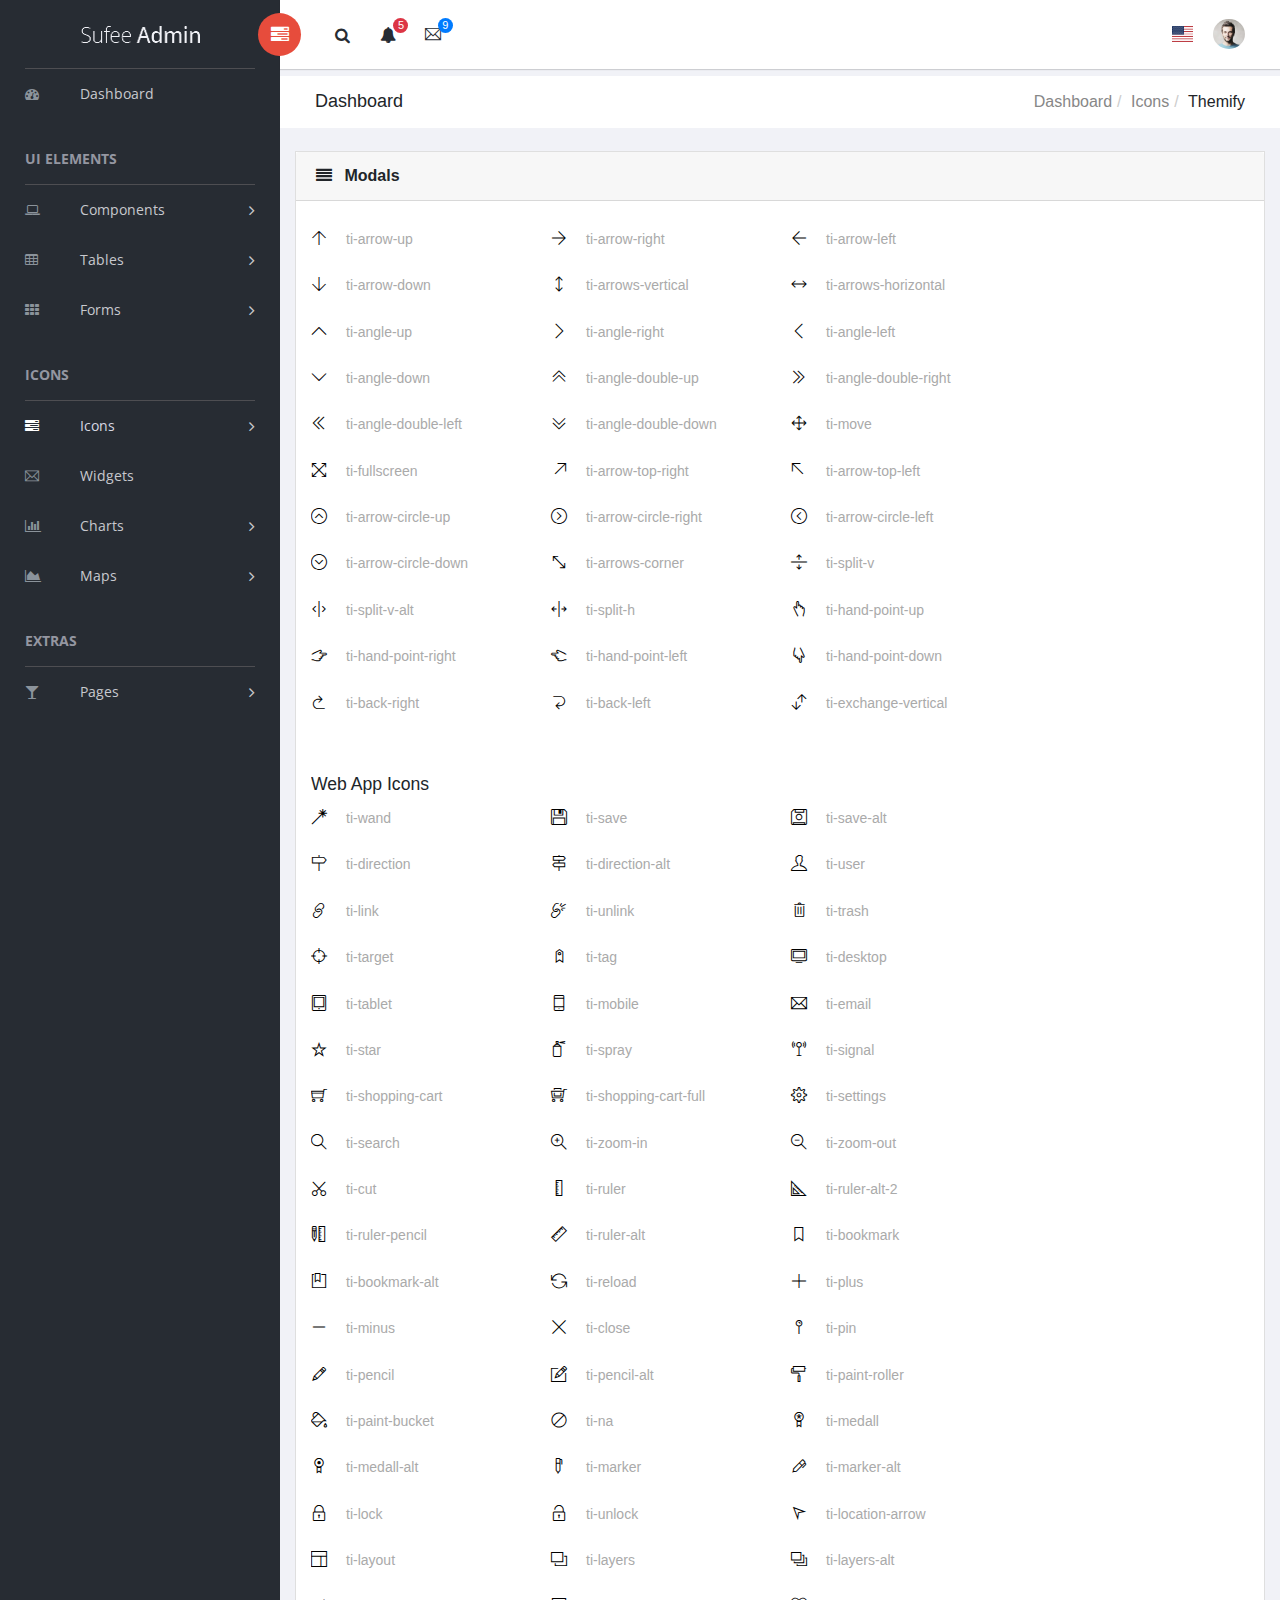
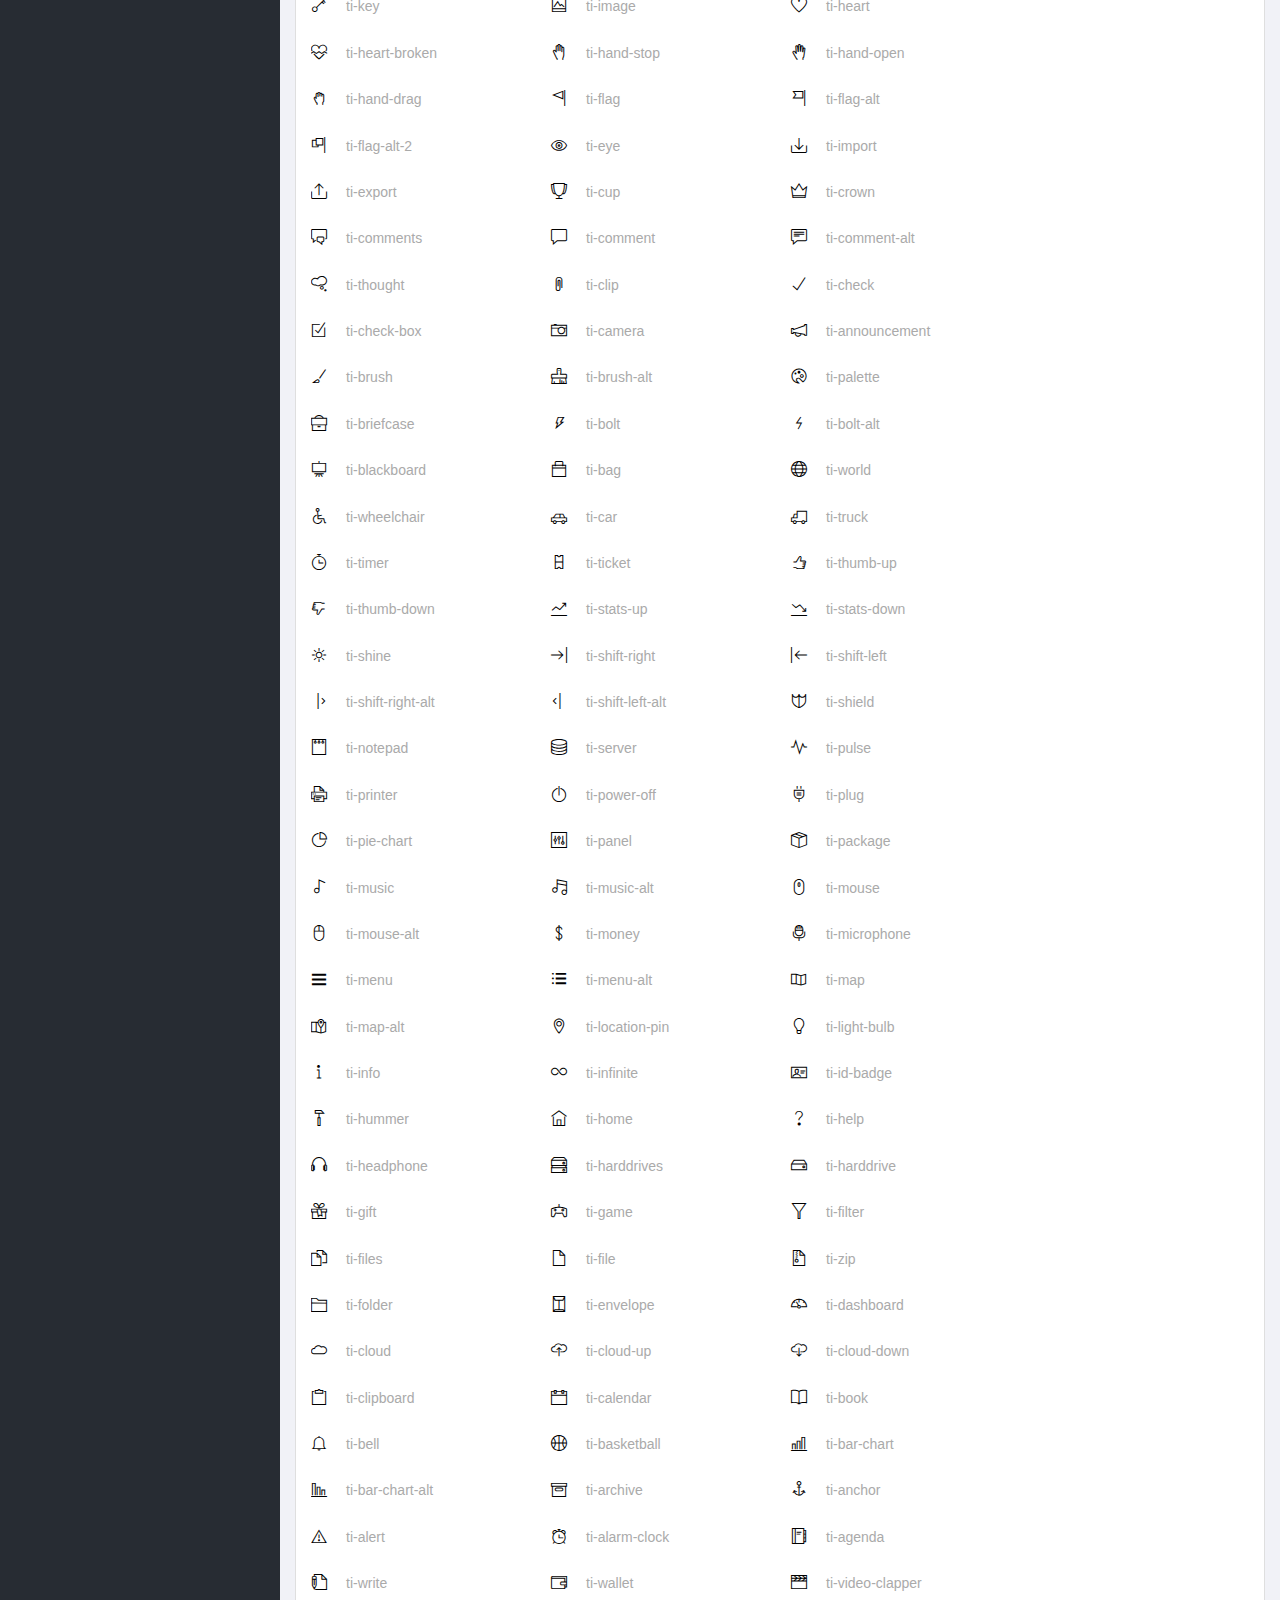
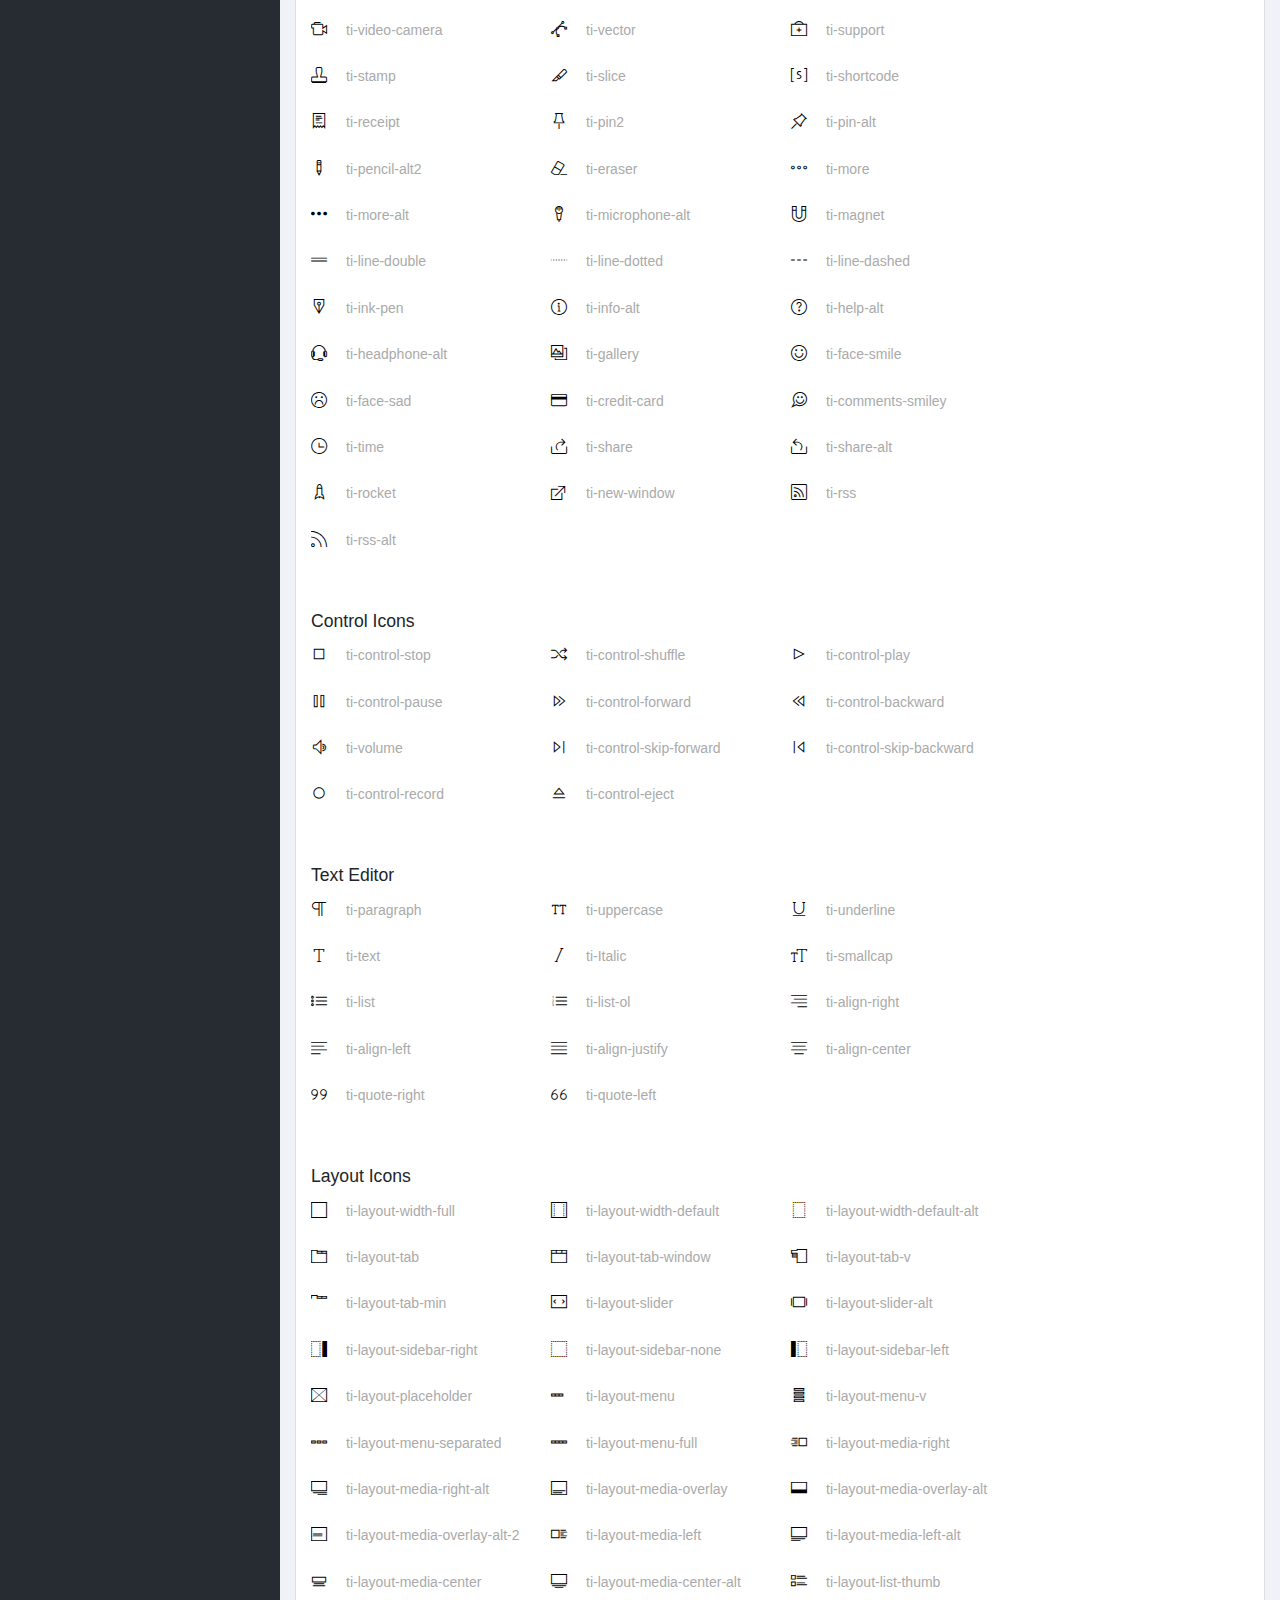
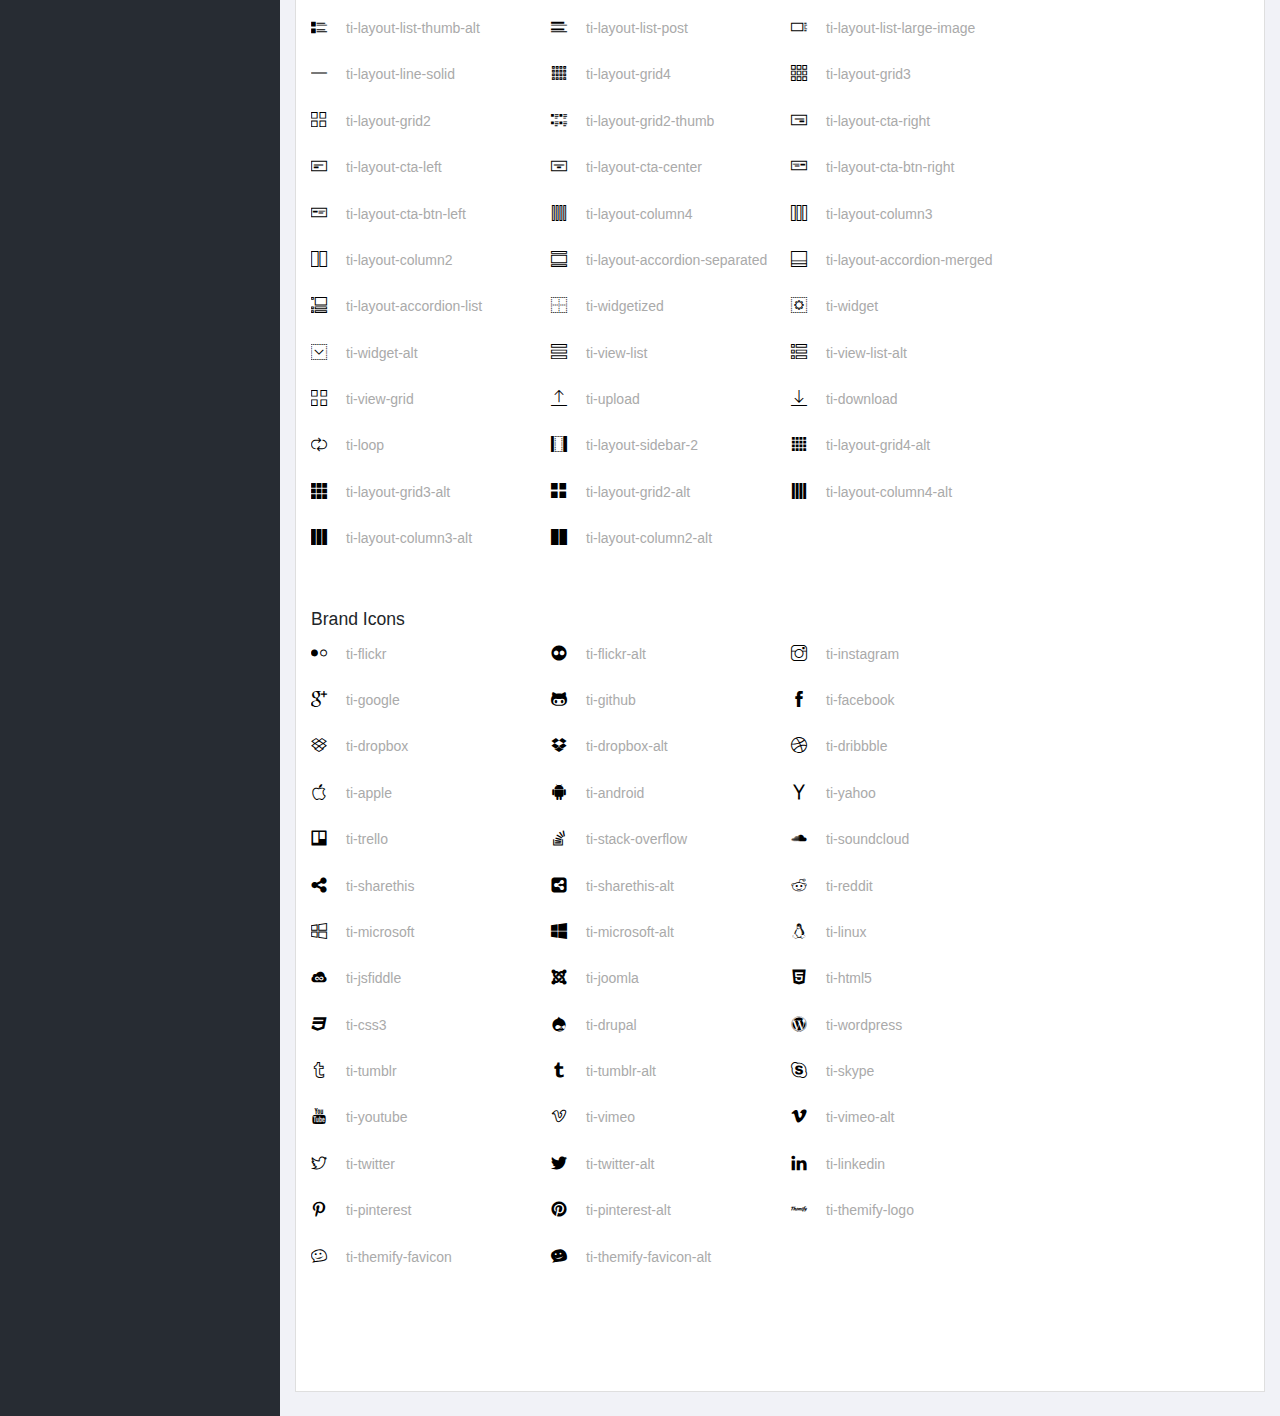
<file: PanelDeControl2/font-themify.html>
<!doctype html>
<!--[if lt IE 7]>      <html class="no-js lt-ie9 lt-ie8 lt-ie7" lang=""> <![endif]-->
<!--[if IE 7]>         <html class="no-js lt-ie9 lt-ie8" lang=""> <![endif]-->
<!--[if IE 8]>         <html class="no-js lt-ie9" lang=""> <![endif]-->
<!--[if gt IE 8]><!--> <html class="no-js" lang=""> <!--<![endif]-->
<head>
    <meta charset="utf-8">
    <meta http-equiv="X-UA-Compatible" content="IE=edge">
    <title>Sufee Admin - HTML5 Admin Template</title>
    <meta name="description" content="Sufee Admin - HTML5 Admin Template">
    <meta name="viewport" content="width=device-width, initial-scale=1">

    <link rel="apple-touch-icon" href="apple-icon.png">
    <link rel="shortcut icon" href="favicon.ico">

    <link rel="stylesheet" href="assets/css/normalize.css">
    <link rel="stylesheet" href="assets/css/bootstrap.min.css">
    <link rel="stylesheet" href="assets/css/font-awesome.min.css">
    <link rel="stylesheet" href="assets/css/themify-icons.css">
    <link rel="stylesheet" href="assets/css/flag-icon.min.css">
    <link rel="stylesheet" href="assets/css/cs-skin-elastic.css">
    <!-- <link rel="stylesheet" href="assets/css/bootstrap-select.less"> -->
    <link rel="stylesheet" href="assets/scss/style.css">

    <link href='https://fonts.googleapis.com/css?family=Open+Sans:400,600,700,800' rel='stylesheet' type='text/css'>

    <!-- <script type="text/javascript" src="https://cdn.jsdelivr.net/html5shiv/3.7.3/html5shiv.min.js"></script> -->

</head>
<body>
        <!-- Left Panel -->

    <aside id="left-panel" class="left-panel">
        <nav class="navbar navbar-expand-sm navbar-default">

            <div class="navbar-header">
                <button class="navbar-toggler" type="button" data-toggle="collapse" data-target="#main-menu" aria-controls="main-menu" aria-expanded="false" aria-label="Toggle navigation">
                    <i class="fa fa-bars"></i>
                </button>
                <a class="navbar-brand" href="./"><img src="images/logo.png" alt="Logo"></a>
                <a class="navbar-brand hidden" href="./"><img src="images/logo2.png" alt="Logo"></a>
            </div>

            <div id="main-menu" class="main-menu collapse navbar-collapse">
                <ul class="nav navbar-nav">
                    <li>
                        <a href="index.html"> <i class="menu-icon fa fa-dashboard"></i>Dashboard </a>
                    </li>
                    <h3 class="menu-title">UI elements</h3><!-- /.menu-title -->
                    <li class="menu-item-has-children dropdown">
                        <a href="#" class="dropdown-toggle" data-toggle="dropdown" aria-haspopup="true" aria-expanded="false"> <i class="menu-icon fa fa-laptop"></i>Components</a>
                        <ul class="sub-menu children dropdown-menu">
                            <li><i class="fa fa-puzzle-piece"></i><a href="ui-buttons.html">Buttons</a></li>
                            <li><i class="fa fa-id-badge"></i><a href="ui-badges.html">Badges</a></li>
                            <li><i class="fa fa-bars"></i><a href="ui-tabs.html">Tabs</a></li>
                            <li><i class="fa fa-share-square-o"></i><a href="ui-social-buttons.html">Social Buttons</a></li>
                            <li><i class="fa fa-id-card-o"></i><a href="ui-cards.html">Cards</a></li>
                            <li><i class="fa fa-exclamation-triangle"></i><a href="ui-alerts.html">Alerts</a></li>
                            <li><i class="fa fa-spinner"></i><a href="ui-progressbar.html">Progress Bars</a></li>
                            <li><i class="fa fa-fire"></i><a href="ui-modals.html">Modals</a></li>
                            <li><i class="fa fa-book"></i><a href="ui-switches.html">Switches</a></li>
                            <li><i class="fa fa-th"></i><a href="ui-grids.html">Grids</a></li>
                            <li><i class="fa fa-file-word-o"></i><a href="ui-typgraphy.html">Typography</a></li>
                        </ul>
                    </li>
                    <li class="menu-item-has-children dropdown">
                        <a href="#" class="dropdown-toggle" data-toggle="dropdown" aria-haspopup="true" aria-expanded="false"> <i class="menu-icon fa fa-table"></i>Tables</a>
                        <ul class="sub-menu children dropdown-menu">
                            <li><i class="fa fa-table"></i><a href="tables-basic.html">Basic Table</a></li>
                            <li><i class="fa fa-table"></i><a href="tables-data.html">Data Table</a></li>
                        </ul>
                    </li>
                    <li class="menu-item-has-children dropdown">
                        <a href="#" class="dropdown-toggle" data-toggle="dropdown" aria-haspopup="true" aria-expanded="false"> <i class="menu-icon fa fa-th"></i>Forms</a>
                        <ul class="sub-menu children dropdown-menu">
                            <li><i class="menu-icon fa fa-th"></i><a href="forms-basic.html">Basic Form</a></li>
                            <li><i class="menu-icon fa fa-th"></i><a href="forms-advanced.html">Advanced Form</a></li>
                        </ul>
                    </li>

                    <h3 class="menu-title">Icons</h3><!-- /.menu-title -->

                    <li class="menu-item-has-children active dropdown">
                        <a href="#" class="dropdown-toggle" data-toggle="dropdown" aria-haspopup="true" aria-expanded="false"> <i class="menu-icon fa fa-tasks"></i>Icons</a>
                        <ul class="sub-menu children dropdown-menu">
                            <li><i class="menu-icon fa fa-fort-awesome"></i><a href="font-fontawesome.html">Font Awesome</a></li>
                            <li><i class="menu-icon ti-themify-logo"></i><a href="font-themify.html">Themefy Icons</a></li>
                        </ul>
                    </li>
                    <li>
                        <a href="widgets.html"> <i class="menu-icon ti-email"></i>Widgets </a>
                    </li>
                    <li class="menu-item-has-children dropdown">
                        <a href="#" class="dropdown-toggle" data-toggle="dropdown" aria-haspopup="true" aria-expanded="false"> <i class="menu-icon fa fa-bar-chart"></i>Charts</a>
                        <ul class="sub-menu children dropdown-menu">
                            <li><i class="menu-icon fa fa-line-chart"></i><a href="charts-chartjs.html">Chart JS</a></li>
                            <li><i class="menu-icon fa fa-area-chart"></i><a href="charts-flot.html">Flot Chart</a></li>
                            <li><i class="menu-icon fa fa-pie-chart"></i><a href="charts-peity.html">Peity Chart</a></li>
                        </ul>
                    </li>

                    <li class="menu-item-has-children dropdown">
                        <a href="#" class="dropdown-toggle" data-toggle="dropdown" aria-haspopup="true" aria-expanded="false"> <i class="menu-icon fa fa-area-chart"></i>Maps</a>
                        <ul class="sub-menu children dropdown-menu">
                            <li><i class="menu-icon fa fa-map-o"></i><a href="maps-gmap.html">Google Maps</a></li>
                            <li><i class="menu-icon fa fa-street-view"></i><a href="maps-vector.html">Vector Maps</a></li>
                        </ul>
                    </li>
                    <h3 class="menu-title">Extras</h3><!-- /.menu-title -->
                    <li class="menu-item-has-children dropdown">
                        <a href="#" class="dropdown-toggle" data-toggle="dropdown" aria-haspopup="true" aria-expanded="false"> <i class="menu-icon fa fa-glass"></i>Pages</a>
                        <ul class="sub-menu children dropdown-menu">
                            <li><i class="menu-icon fa fa-sign-in"></i><a href="page-login.html">Login</a></li>
                            <li><i class="menu-icon fa fa-sign-in"></i><a href="page-register.html">Register</a></li>
                            <li><i class="menu-icon fa fa-paper-plane"></i><a href="pages-forget.html">Forget Pass</a></li>
                        </ul>
                    </li>
                </ul>
            </div><!-- /.navbar-collapse -->
        </nav>
    </aside><!-- /#left-panel -->

    <!-- Left Panel -->

    <!-- Right Panel -->

    <div id="right-panel" class="right-panel">

        <!-- Header-->
        <header id="header" class="header">

            <div class="header-menu">

                <div class="col-sm-7">
                    <a id="menuToggle" class="menutoggle pull-left"><i class="fa fa fa-tasks"></i></a>
                    <div class="header-left">
                        <button class="search-trigger"><i class="fa fa-search"></i></button>
                        <div class="form-inline">
                            <form class="search-form">
                                <input class="form-control mr-sm-2" type="text" placeholder="Search ..." aria-label="Search">
                                <button class="search-close" type="submit"><i class="fa fa-close"></i></button>
                            </form>
                        </div>

                        <div class="dropdown for-notification">
                          <button class="btn btn-secondary dropdown-toggle" type="button" id="notification" data-toggle="dropdown" aria-haspopup="true" aria-expanded="false">
                            <i class="fa fa-bell"></i>
                            <span class="count bg-danger">5</span>
                          </button>
                          <div class="dropdown-menu" aria-labelledby="notification">
                            <p class="red">You have 3 Notification</p>
                            <a class="dropdown-item media bg-flat-color-1" href="#">
                                <i class="fa fa-check"></i>
                                <p>Server #1 overloaded.</p>
                            </a>
                            <a class="dropdown-item media bg-flat-color-4" href="#">
                                <i class="fa fa-info"></i>
                                <p>Server #2 overloaded.</p>
                            </a>
                            <a class="dropdown-item media bg-flat-color-5" href="#">
                                <i class="fa fa-warning"></i>
                                <p>Server #3 overloaded.</p>
                            </a>
                          </div>
                        </div>

                        <div class="dropdown for-message">
                          <button class="btn btn-secondary dropdown-toggle" type="button"
                                id="message"
                                data-toggle="dropdown" aria-haspopup="true" aria-expanded="false">
                            <i class="ti-email"></i>
                            <span class="count bg-primary">9</span>
                          </button>
                          <div class="dropdown-menu" aria-labelledby="message">
                            <p class="red">You have 4 Mails</p>
                            <a class="dropdown-item media bg-flat-color-1" href="#">
                                <span class="photo media-left"><img alt="avatar" src="images/avatar/1.jpg"></span>
                                <span class="message media-body">
                                    <span class="name float-left">Jonathan Smith</span>
                                    <span class="time float-right">Just now</span>
                                        <p>Hello, this is an example msg</p>
                                </span>
                            </a>
                            <a class="dropdown-item media bg-flat-color-4" href="#">
                                <span class="photo media-left"><img alt="avatar" src="images/avatar/2.jpg"></span>
                                <span class="message media-body">
                                    <span class="name float-left">Jack Sanders</span>
                                    <span class="time float-right">5 minutes ago</span>
                                        <p>Lorem ipsum dolor sit amet, consectetur</p>
                                </span>
                            </a>
                            <a class="dropdown-item media bg-flat-color-5" href="#">
                                <span class="photo media-left"><img alt="avatar" src="images/avatar/3.jpg"></span>
                                <span class="message media-body">
                                    <span class="name float-left">Cheryl Wheeler</span>
                                    <span class="time float-right">10 minutes ago</span>
                                        <p>Hello, this is an example msg</p>
                                </span>
                            </a>
                            <a class="dropdown-item media bg-flat-color-3" href="#">
                                <span class="photo media-left"><img alt="avatar" src="images/avatar/4.jpg"></span>
                                <span class="message media-body">
                                    <span class="name float-left">Rachel Santos</span>
                                    <span class="time float-right">15 minutes ago</span>
                                        <p>Lorem ipsum dolor sit amet, consectetur</p>
                                </span>
                            </a>
                          </div>
                        </div>
                    </div>
                </div>

                <div class="col-sm-5">
                    <div class="user-area dropdown float-right">
                        <a href="#" class="dropdown-toggle" data-toggle="dropdown" aria-haspopup="true" aria-expanded="false">
                            <img class="user-avatar rounded-circle" src="images/admin.jpg" alt="User Avatar">
                        </a>

                        <div class="user-menu dropdown-menu">
                                <a class="nav-link" href="#"><i class="fa fa- user"></i>My Profile</a>

                                <a class="nav-link" href="#"><i class="fa fa- user"></i>Notifications <span class="count">13</span></a>

                                <a class="nav-link" href="#"><i class="fa fa -cog"></i>Settings</a>

                                <a class="nav-link" href="#"><i class="fa fa-power -off"></i>Logout</a>
                        </div>
                    </div>

                    <div class="language-select dropdown" id="language-select">
                        <a class="dropdown-toggle" href="#" data-toggle="dropdown"  id="language" aria-haspopup="true" aria-expanded="true">
                            <i class="flag-icon flag-icon-us"></i>
                        </a>
                        <div class="dropdown-menu" aria-labelledby="language" >
                            <div class="dropdown-item">
                                <span class="flag-icon flag-icon-fr"></span>
                            </div>
                            <div class="dropdown-item">
                                <i class="flag-icon flag-icon-es"></i>
                            </div>
                            <div class="dropdown-item">
                                <i class="flag-icon flag-icon-us"></i>
                            </div>
                            <div class="dropdown-item">
                                <i class="flag-icon flag-icon-it"></i>
                            </div>
                        </div>
                    </div>

                </div>
            </div>

        </header><!-- /header -->
        <!-- Header-->

        <div class="breadcrumbs">
            <div class="col-sm-4">
                <div class="page-header float-left">
                    <div class="page-title">
                        <h1>Dashboard</h1>
                    </div>
                </div>
            </div>
            <div class="col-sm-8">
                <div class="page-header float-right">
                    <div class="page-title">
                        <ol class="breadcrumb text-right">
                            <li><a href="#">Dashboard</a></li>
                            <li><a href="#">Icons</a></li>
                            <li class="active">Themify</li>
                        </ol>
                    </div>
                </div>
            </div>
        </div>

        <div class="content mt-3">
            <div class="animated fadeIn">


                <div class="card">
                    <div class="card-header">
                        <i class="mr-2 fa fa-align-justify"></i>
                        <strong class="card-title">Modals</strong>
                    </div>
                    <div class="card-body">


<div class="icon-section">

                                        <div class="icon-section">

                                            <div class="icon-container">
                                                <span class="ti-arrow-up"></span><span class="icon-name"> ti-arrow-up</span>
                                            </div>
                                            <div class="icon-container">
                                                <span class="ti-arrow-right"></span><span class="icon-name"> ti-arrow-right</span>
                                            </div>
                                            <div class="icon-container">
                                                <span class="ti-arrow-left"></span><span class="icon-name"> ti-arrow-left</span>
                                            </div>
                                            <div class="icon-container">
                                                <span class="ti-arrow-down"></span><span class="icon-name"> ti-arrow-down</span>
                                            </div>
                                            <div class="icon-container">
                                                <span class="ti-arrows-vertical"></span><span class="icon-name"> ti-arrows-vertical</span>
                                            </div>
                                            <div class="icon-container">
                                                <span class="ti-arrows-horizontal"></span><span class="icon-name"> ti-arrows-horizontal</span>
                                            </div>
                                            <div class="icon-container">
                                                <span class="ti-angle-up"></span><span class="icon-name"> ti-angle-up</span>
                                            </div>
                                            <div class="icon-container">
                                                <span class="ti-angle-right"></span><span class="icon-name"> ti-angle-right</span>
                                            </div>
                                            <div class="icon-container">
                                                <span class="ti-angle-left"></span><span class="icon-name"> ti-angle-left</span>
                                            </div>
                                            <div class="icon-container">
                                                <span class="ti-angle-down"></span><span class="icon-name"> ti-angle-down</span>
                                            </div>
                                            <div class="icon-container">
                                                <span class="ti-angle-double-up"></span><span class="icon-name"> ti-angle-double-up</span>
                                            </div>
                                            <div class="icon-container">
                                                <span class="ti-angle-double-right"></span><span class="icon-name"> ti-angle-double-right</span>
                                            </div>
                                            <div class="icon-container">
                                                <span class="ti-angle-double-left"></span><span class="icon-name"> ti-angle-double-left</span>
                                            </div>
                                            <div class="icon-container">
                                                <span class="ti-angle-double-down"></span><span class="icon-name"> ti-angle-double-down</span>
                                            </div>
                                            <div class="icon-container">
                                                <span class="ti-move"></span><span class="icon-name"> ti-move</span>
                                            </div>
                                            <div class="icon-container">
                                                <span class="ti-fullscreen"></span><span class="icon-name"> ti-fullscreen</span>
                                            </div>
                                            <div class="icon-container">
                                                <span class="ti-arrow-top-right"></span><span class="icon-name"> ti-arrow-top-right</span>
                                            </div>
                                            <div class="icon-container">
                                                <span class="ti-arrow-top-left"></span><span class="icon-name"> ti-arrow-top-left</span>
                                            </div>
                                            <div class="icon-container">
                                                <span class="ti-arrow-circle-up"></span><span class="icon-name"> ti-arrow-circle-up</span>
                                            </div>
                                            <div class="icon-container">
                                                <span class="ti-arrow-circle-right"></span><span class="icon-name"> ti-arrow-circle-right</span>
                                            </div>
                                            <div class="icon-container">
                                                <span class="ti-arrow-circle-left"></span><span class="icon-name"> ti-arrow-circle-left</span>
                                            </div>
                                            <div class="icon-container">
                                                <span class="ti-arrow-circle-down"></span><span class="icon-name"> ti-arrow-circle-down</span>
                                            </div>
                                            <div class="icon-container">
                                                <span class="ti-arrows-corner"></span><span class="icon-name"> ti-arrows-corner</span>
                                            </div>
                                            <div class="icon-container">
                                                <span class="ti-split-v"></span><span class="icon-name"> ti-split-v</span>
                                            </div>

                                            <div class="icon-container">
                                                <span class="ti-split-v-alt"></span><span class="icon-name"> ti-split-v-alt</span>
                                            </div>
                                            <div class="icon-container">
                                                <span class="ti-split-h"></span><span class="icon-name"> ti-split-h</span>
                                            </div>
                                            <div class="icon-container">
                                                <span class="ti-hand-point-up"></span><span class="icon-name"> ti-hand-point-up</span>
                                            </div>
                                            <div class="icon-container">
                                                <span class="ti-hand-point-right"></span><span class="icon-name"> ti-hand-point-right</span>
                                            </div>
                                            <div class="icon-container">
                                                <span class="ti-hand-point-left"></span><span class="icon-name"> ti-hand-point-left</span>
                                            </div>
                                            <div class="icon-container">
                                                <span class="ti-hand-point-down"></span><span class="icon-name"> ti-hand-point-down</span>
                                            </div>
                                            <div class="icon-container">
                                                <span class="ti-back-right"></span><span class="icon-name"> ti-back-right</span>
                                            </div>
                                            <div class="icon-container">
                                                <span class="ti-back-left"></span><span class="icon-name"> ti-back-left</span>
                                            </div>
                                            <div class="icon-container">
                                                <span class="ti-exchange-vertical"></span><span class="icon-name"> ti-exchange-vertical</span>
                                            </div>

                                        </div>
                                        <!-- Arrows Icons -->



                                        <h4>Web App Icons</h4>

                                        <div class="icon-section">

                                            <div class="icon-container">
                                                <span class="ti-wand"></span><span class="icon-name"> ti-wand</span>
                                            </div>
                                            <div class="icon-container">
                                                <span class="ti-save"></span><span class="icon-name"> ti-save</span>
                                            </div>
                                            <div class="icon-container">
                                                <span class="ti-save-alt"></span><span class="icon-name"> ti-save-alt</span>
                                            </div>

                                            <div class="icon-container">
                                                <span class="ti-direction"></span><span class="icon-name"> ti-direction</span>
                                            </div>
                                            <div class="icon-container">
                                                <span class="ti-direction-alt"></span><span class="icon-name"> ti-direction-alt</span>
                                            </div>
                                            <div class="icon-container">
                                                <span class="ti-user"></span><span class="icon-name"> ti-user</span>
                                            </div>
                                            <div class="icon-container">
                                                <span class="ti-link"></span><span class="icon-name"> ti-link</span>
                                            </div>
                                            <div class="icon-container">
                                                <span class="ti-unlink"></span><span class="icon-name"> ti-unlink</span>
                                            </div>
                                            <div class="icon-container">
                                                <span class="ti-trash"></span><span class="icon-name"> ti-trash</span>
                                            </div>
                                            <div class="icon-container">
                                                <span class="ti-target"></span><span class="icon-name"> ti-target</span>
                                            </div>
                                            <div class="icon-container">
                                                <span class="ti-tag"></span><span class="icon-name"> ti-tag</span>
                                            </div>
                                            <div class="icon-container">
                                                <span class="ti-desktop"></span><span class="icon-name"> ti-desktop</span>
                                            </div>
                                            <div class="icon-container">
                                                <span class="ti-tablet"></span><span class="icon-name"> ti-tablet</span>
                                            </div>
                                            <div class="icon-container">
                                                <span class="ti-mobile"></span><span class="icon-name"> ti-mobile</span>
                                            </div>
                                            <div class="icon-container">
                                                <span class="ti-email"></span><span class="icon-name"> ti-email</span>
                                            </div>
                                            <div class="icon-container">
                                                <span class="ti-star"></span><span class="icon-name"> ti-star</span>
                                            </div>
                                            <div class="icon-container">
                                                <span class="ti-spray"></span><span class="icon-name"> ti-spray</span>
                                            </div>
                                            <div class="icon-container">
                                                <span class="ti-signal"></span><span class="icon-name"> ti-signal</span>
                                            </div>
                                            <div class="icon-container">
                                                <span class="ti-shopping-cart"></span><span class="icon-name"> ti-shopping-cart</span>
                                            </div>
                                            <div class="icon-container">
                                                <span class="ti-shopping-cart-full"></span><span class="icon-name"> ti-shopping-cart-full</span>
                                            </div>
                                            <div class="icon-container">
                                                <span class="ti-settings"></span><span class="icon-name"> ti-settings</span>
                                            </div>
                                            <div class="icon-container">
                                                <span class="ti-search"></span><span class="icon-name"> ti-search</span>
                                            </div>
                                            <div class="icon-container">
                                                <span class="ti-zoom-in"></span><span class="icon-name"> ti-zoom-in</span>
                                            </div>
                                            <div class="icon-container">
                                                <span class="ti-zoom-out"></span><span class="icon-name"> ti-zoom-out</span>
                                            </div>
                                            <div class="icon-container">
                                                <span class="ti-cut"></span><span class="icon-name"> ti-cut</span>
                                            </div>
                                            <div class="icon-container">
                                                <span class="ti-ruler"></span><span class="icon-name"> ti-ruler</span>
                                            </div>
                                            <div class="icon-container">
                                                <span class="ti-ruler-alt-2"></span><span class="icon-name"> ti-ruler-alt-2</span>
                                            </div>
                                            <div class="icon-container">
                                                <span class="ti-ruler-pencil"></span><span class="icon-name"> ti-ruler-pencil</span>
                                            </div>
                                            <div class="icon-container">
                                                <span class="ti-ruler-alt"></span><span class="icon-name"> ti-ruler-alt</span>
                                            </div>
                                            <div class="icon-container">
                                                <span class="ti-bookmark"></span><span class="icon-name"> ti-bookmark</span>
                                            </div>
                                            <div class="icon-container">
                                                <span class="ti-bookmark-alt"></span><span class="icon-name"> ti-bookmark-alt</span>
                                            </div>
                                            <div class="icon-container">
                                                <span class="ti-reload"></span><span class="icon-name"> ti-reload</span>
                                            </div>
                                            <div class="icon-container">
                                                <span class="ti-plus"></span><span class="icon-name"> ti-plus</span>
                                            </div>
                                            <div class="icon-container">
                                                <span class="ti-minus"></span><span class="icon-name"> ti-minus</span>
                                            </div>
                                            <div class="icon-container">
                                                <span class="ti-close"></span><span class="icon-name"> ti-close</span>
                                            </div>
                                            <div class="icon-container">
                                                <span class="ti-pin"></span><span class="icon-name"> ti-pin</span>
                                            </div>
                                            <div class="icon-container">
                                                <span class="ti-pencil"></span><span class="icon-name"> ti-pencil</span>
                                            </div>

                                            <div class="icon-container">
                                                <span class="ti-pencil-alt"></span><span class="icon-name"> ti-pencil-alt</span>
                                            </div>
                                            <div class="icon-container">
                                                <span class="ti-paint-roller"></span><span class="icon-name"> ti-paint-roller</span>
                                            </div>
                                            <div class="icon-container">
                                                <span class="ti-paint-bucket"></span><span class="icon-name"> ti-paint-bucket</span>
                                            </div>
                                            <div class="icon-container">
                                                <span class="ti-na"></span><span class="icon-name"> ti-na</span>
                                            </div>
                                            <div class="icon-container">
                                                <span class="ti-medall"></span><span class="icon-name"> ti-medall</span>
                                            </div>
                                            <div class="icon-container">
                                                <span class="ti-medall-alt"></span><span class="icon-name"> ti-medall-alt</span>
                                            </div>
                                            <div class="icon-container">
                                                <span class="ti-marker"></span><span class="icon-name"> ti-marker</span>
                                            </div>
                                            <div class="icon-container">
                                                <span class="ti-marker-alt"></span><span class="icon-name"> ti-marker-alt</span>
                                            </div>

                                            <div class="icon-container">
                                                <span class="ti-lock"></span><span class="icon-name"> ti-lock</span>
                                            </div>
                                            <div class="icon-container">
                                                <span class="ti-unlock"></span><span class="icon-name"> ti-unlock</span>
                                            </div>
                                            <div class="icon-container">
                                                <span class="ti-location-arrow"></span><span class="icon-name"> ti-location-arrow</span>
                                            </div>
                                            <div class="icon-container">
                                                <span class="ti-layout"></span><span class="icon-name"> ti-layout</span>
                                            </div>
                                            <div class="icon-container">
                                                <span class="ti-layers"></span><span class="icon-name"> ti-layers</span>
                                            </div>
                                            <div class="icon-container">
                                                <span class="ti-layers-alt"></span><span class="icon-name"> ti-layers-alt</span>
                                            </div>
                                            <div class="icon-container">
                                                <span class="ti-key"></span><span class="icon-name"> ti-key</span>
                                            </div>
                                            <div class="icon-container">
                                                <span class="ti-image"></span><span class="icon-name"> ti-image</span>
                                            </div>
                                            <div class="icon-container">
                                                <span class="ti-heart"></span><span class="icon-name"> ti-heart</span>
                                            </div>
                                            <div class="icon-container">
                                                <span class="ti-heart-broken"></span><span class="icon-name"> ti-heart-broken</span>
                                            </div>
                                            <div class="icon-container">
                                                <span class="ti-hand-stop"></span><span class="icon-name"> ti-hand-stop</span>
                                            </div>
                                            <div class="icon-container">
                                                <span class="ti-hand-open"></span><span class="icon-name"> ti-hand-open</span>
                                            </div>
                                            <div class="icon-container">
                                                <span class="ti-hand-drag"></span><span class="icon-name"> ti-hand-drag</span>
                                            </div>
                                            <div class="icon-container">
                                                <span class="ti-flag"></span><span class="icon-name"> ti-flag</span>
                                            </div>
                                            <div class="icon-container">
                                                <span class="ti-flag-alt"></span><span class="icon-name"> ti-flag-alt</span>
                                            </div>
                                            <div class="icon-container">
                                                <span class="ti-flag-alt-2"></span><span class="icon-name"> ti-flag-alt-2</span>
                                            </div>
                                            <div class="icon-container">
                                                <span class="ti-eye"></span><span class="icon-name"> ti-eye</span>
                                            </div>
                                            <div class="icon-container">
                                                <span class="ti-import"></span><span class="icon-name"> ti-import</span>
                                            </div>
                                            <div class="icon-container">
                                                <span class="ti-export"></span><span class="icon-name"> ti-export</span>
                                            </div>
                                            <div class="icon-container">
                                                <span class="ti-cup"></span><span class="icon-name"> ti-cup</span>
                                            </div>
                                            <div class="icon-container">
                                                <span class="ti-crown"></span><span class="icon-name"> ti-crown</span>
                                            </div>
                                            <div class="icon-container">
                                                <span class="ti-comments"></span><span class="icon-name"> ti-comments</span>
                                            </div>
                                            <div class="icon-container">
                                                <span class="ti-comment"></span><span class="icon-name"> ti-comment</span>
                                            </div>
                                            <div class="icon-container">
                                                <span class="ti-comment-alt"></span><span class="icon-name"> ti-comment-alt</span>
                                            </div>
                                            <div class="icon-container">
                                                <span class="ti-thought"></span><span class="icon-name"> ti-thought</span>
                                            </div>
                                            <div class="icon-container">
                                                <span class="ti-clip"></span><span class="icon-name"> ti-clip</span>
                                            </div>

                                            <div class="icon-container">
                                                <span class="ti-check"></span><span class="icon-name"> ti-check</span>
                                            </div>
                                            <div class="icon-container">
                                                <span class="ti-check-box"></span><span class="icon-name"> ti-check-box</span>
                                            </div>
                                            <div class="icon-container">
                                                <span class="ti-camera"></span><span class="icon-name"> ti-camera</span>
                                            </div>
                                            <div class="icon-container">
                                                <span class="ti-announcement"></span><span class="icon-name"> ti-announcement</span>
                                            </div>
                                            <div class="icon-container">
                                                <span class="ti-brush"></span><span class="icon-name"> ti-brush</span>
                                            </div>
                                            <div class="icon-container">
                                                <span class="ti-brush-alt"></span><span class="icon-name"> ti-brush-alt</span>
                                            </div>
                                            <div class="icon-container">
                                                <span class="ti-palette"></span><span class="icon-name"> ti-palette</span>
                                            </div>
                                            <div class="icon-container">
                                                <span class="ti-briefcase"></span><span class="icon-name"> ti-briefcase</span>
                                            </div>
                                            <div class="icon-container">
                                                <span class="ti-bolt"></span><span class="icon-name"> ti-bolt</span>
                                            </div>
                                            <div class="icon-container">
                                                <span class="ti-bolt-alt"></span><span class="icon-name"> ti-bolt-alt</span>
                                            </div>
                                            <div class="icon-container">
                                                <span class="ti-blackboard"></span><span class="icon-name"> ti-blackboard</span>
                                            </div>
                                            <div class="icon-container">
                                                <span class="ti-bag"></span><span class="icon-name"> ti-bag</span>
                                            </div>
                                            <div class="icon-container">
                                                <span class="ti-world"></span><span class="icon-name"> ti-world</span>
                                            </div>
                                            <div class="icon-container">
                                                <span class="ti-wheelchair"></span><span class="icon-name"> ti-wheelchair</span>
                                            </div>
                                            <div class="icon-container">
                                                <span class="ti-car"></span><span class="icon-name"> ti-car</span>
                                            </div>
                                            <div class="icon-container">
                                                <span class="ti-truck"></span><span class="icon-name"> ti-truck</span>
                                            </div>
                                            <div class="icon-container">
                                                <span class="ti-timer"></span><span class="icon-name"> ti-timer</span>
                                            </div>
                                            <div class="icon-container">
                                                <span class="ti-ticket"></span><span class="icon-name"> ti-ticket</span>
                                            </div>
                                            <div class="icon-container">
                                                <span class="ti-thumb-up"></span><span class="icon-name"> ti-thumb-up</span>
                                            </div>
                                            <div class="icon-container">
                                                <span class="ti-thumb-down"></span><span class="icon-name"> ti-thumb-down</span>
                                            </div>

                                            <div class="icon-container">
                                                <span class="ti-stats-up"></span><span class="icon-name"> ti-stats-up</span>
                                            </div>
                                            <div class="icon-container">
                                                <span class="ti-stats-down"></span><span class="icon-name"> ti-stats-down</span>
                                            </div>
                                            <div class="icon-container">
                                                <span class="ti-shine"></span><span class="icon-name"> ti-shine</span>
                                            </div>
                                            <div class="icon-container">
                                                <span class="ti-shift-right"></span><span class="icon-name"> ti-shift-right</span>
                                            </div>
                                            <div class="icon-container">
                                                <span class="ti-shift-left"></span><span class="icon-name"> ti-shift-left</span>
                                            </div>

                                            <div class="icon-container">
                                                <span class="ti-shift-right-alt"></span><span class="icon-name"> ti-shift-right-alt</span>
                                            </div>
                                            <div class="icon-container">
                                                <span class="ti-shift-left-alt"></span><span class="icon-name"> ti-shift-left-alt</span>
                                            </div>
                                            <div class="icon-container">
                                                <span class="ti-shield"></span><span class="icon-name"> ti-shield</span>
                                            </div>
                                            <div class="icon-container">
                                                <span class="ti-notepad"></span><span class="icon-name"> ti-notepad</span>
                                            </div>
                                            <div class="icon-container">
                                                <span class="ti-server"></span><span class="icon-name"> ti-server</span>
                                            </div>

                                            <div class="icon-container">
                                                <span class="ti-pulse"></span><span class="icon-name"> ti-pulse</span>
                                            </div>
                                            <div class="icon-container">
                                                <span class="ti-printer"></span><span class="icon-name"> ti-printer</span>
                                            </div>
                                            <div class="icon-container">
                                                <span class="ti-power-off"></span><span class="icon-name"> ti-power-off</span>
                                            </div>
                                            <div class="icon-container">
                                                <span class="ti-plug"></span><span class="icon-name"> ti-plug</span>
                                            </div>
                                            <div class="icon-container">
                                                <span class="ti-pie-chart"></span><span class="icon-name"> ti-pie-chart</span>
                                            </div>

                                            <div class="icon-container">
                                                <span class="ti-panel"></span><span class="icon-name"> ti-panel</span>
                                            </div>
                                            <div class="icon-container">
                                                <span class="ti-package"></span><span class="icon-name"> ti-package</span>
                                            </div>
                                            <div class="icon-container">
                                                <span class="ti-music"></span><span class="icon-name"> ti-music</span>
                                            </div>
                                            <div class="icon-container">
                                                <span class="ti-music-alt"></span><span class="icon-name"> ti-music-alt</span>
                                            </div>
                                            <div class="icon-container">
                                                <span class="ti-mouse"></span><span class="icon-name"> ti-mouse</span>
                                            </div>
                                            <div class="icon-container">
                                                <span class="ti-mouse-alt"></span><span class="icon-name"> ti-mouse-alt</span>
                                            </div>
                                            <div class="icon-container">
                                                <span class="ti-money"></span><span class="icon-name"> ti-money</span>
                                            </div>
                                            <div class="icon-container">
                                                <span class="ti-microphone"></span><span class="icon-name"> ti-microphone</span>
                                            </div>
                                            <div class="icon-container">
                                                <span class="ti-menu"></span><span class="icon-name"> ti-menu</span>
                                            </div>
                                            <div class="icon-container">
                                                <span class="ti-menu-alt"></span><span class="icon-name"> ti-menu-alt</span>
                                            </div>
                                            <div class="icon-container">
                                                <span class="ti-map"></span><span class="icon-name"> ti-map</span>
                                            </div>
                                            <div class="icon-container">
                                                <span class="ti-map-alt"></span><span class="icon-name"> ti-map-alt</span>
                                            </div>

                                            <div class="icon-container">
                                                <span class="ti-location-pin"></span><span class="icon-name"> ti-location-pin</span>
                                            </div>

                                            <div class="icon-container">
                                                <span class="ti-light-bulb"></span><span class="icon-name"> ti-light-bulb</span>
                                            </div>
                                            <div class="icon-container">
                                                <span class="ti-info"></span><span class="icon-name"> ti-info</span>
                                            </div>
                                            <div class="icon-container">
                                                <span class="ti-infinite"></span><span class="icon-name"> ti-infinite</span>
                                            </div>
                                            <div class="icon-container">
                                                <span class="ti-id-badge"></span><span class="icon-name"> ti-id-badge</span>
                                            </div>
                                            <div class="icon-container">
                                                <span class="ti-hummer"></span><span class="icon-name"> ti-hummer</span>
                                            </div>
                                            <div class="icon-container">
                                                <span class="ti-home"></span><span class="icon-name"> ti-home</span>
                                            </div>
                                            <div class="icon-container">
                                                <span class="ti-help"></span><span class="icon-name"> ti-help</span>
                                            </div>
                                            <div class="icon-container">
                                                <span class="ti-headphone"></span><span class="icon-name"> ti-headphone</span>
                                            </div>
                                            <div class="icon-container">
                                                <span class="ti-harddrives"></span><span class="icon-name"> ti-harddrives</span>
                                            </div>
                                            <div class="icon-container">
                                                <span class="ti-harddrive"></span><span class="icon-name"> ti-harddrive</span>
                                            </div>
                                            <div class="icon-container">
                                                <span class="ti-gift"></span><span class="icon-name"> ti-gift</span>
                                            </div>
                                            <div class="icon-container">
                                                <span class="ti-game"></span><span class="icon-name"> ti-game</span>
                                            </div>
                                            <div class="icon-container">
                                                <span class="ti-filter"></span><span class="icon-name"> ti-filter</span>
                                            </div>
                                            <div class="icon-container">
                                                <span class="ti-files"></span><span class="icon-name"> ti-files</span>
                                            </div>
                                            <div class="icon-container">
                                                <span class="ti-file"></span><span class="icon-name"> ti-file</span>
                                            </div>
                                            <div class="icon-container">
                                                <span class="ti-zip"></span><span class="icon-name"> ti-zip</span>
                                            </div>
                                            <div class="icon-container">
                                                <span class="ti-folder"></span><span class="icon-name"> ti-folder</span>
                                            </div>
                                            <div class="icon-container">
                                                <span class="ti-envelope"></span><span class="icon-name"> ti-envelope</span>
                                            </div>


                                            <div class="icon-container">
                                                <span class="ti-dashboard"></span><span class="icon-name"> ti-dashboard</span>
                                            </div>
                                            <div class="icon-container">
                                                <span class="ti-cloud"></span><span class="icon-name"> ti-cloud</span>
                                            </div>
                                            <div class="icon-container">
                                                <span class="ti-cloud-up"></span><span class="icon-name"> ti-cloud-up</span>
                                            </div>
                                            <div class="icon-container">
                                                <span class="ti-cloud-down"></span><span class="icon-name"> ti-cloud-down</span>
                                            </div>
                                            <div class="icon-container">
                                                <span class="ti-clipboard"></span><span class="icon-name"> ti-clipboard</span>
                                            </div>
                                            <div class="icon-container">
                                                <span class="ti-calendar"></span><span class="icon-name"> ti-calendar</span>
                                            </div>
                                            <div class="icon-container">
                                                <span class="ti-book"></span><span class="icon-name"> ti-book</span>
                                            </div>
                                            <div class="icon-container">
                                                <span class="ti-bell"></span><span class="icon-name"> ti-bell</span>
                                            </div>
                                            <div class="icon-container">
                                                <span class="ti-basketball"></span><span class="icon-name"> ti-basketball</span>
                                            </div>
                                            <div class="icon-container">
                                                <span class="ti-bar-chart"></span><span class="icon-name"> ti-bar-chart</span>
                                            </div>
                                            <div class="icon-container">
                                                <span class="ti-bar-chart-alt"></span><span class="icon-name"> ti-bar-chart-alt</span>
                                            </div>


                                            <div class="icon-container">
                                                <span class="ti-archive"></span><span class="icon-name"> ti-archive</span>
                                            </div>
                                            <div class="icon-container">
                                                <span class="ti-anchor"></span><span class="icon-name"> ti-anchor</span>
                                            </div>

                                            <div class="icon-container">
                                                <span class="ti-alert"></span><span class="icon-name"> ti-alert</span>
                                            </div>
                                            <div class="icon-container">
                                                <span class="ti-alarm-clock"></span><span class="icon-name"> ti-alarm-clock</span>
                                            </div>
                                            <div class="icon-container">
                                                <span class="ti-agenda"></span><span class="icon-name"> ti-agenda</span>
                                            </div>
                                            <div class="icon-container">
                                                <span class="ti-write"></span><span class="icon-name"> ti-write</span>
                                            </div>

                                            <div class="icon-container">
                                                <span class="ti-wallet"></span><span class="icon-name"> ti-wallet</span>
                                            </div>
                                            <div class="icon-container">
                                                <span class="ti-video-clapper"></span><span class="icon-name"> ti-video-clapper</span>
                                            </div>
                                            <div class="icon-container">
                                                <span class="ti-video-camera"></span><span class="icon-name"> ti-video-camera</span>
                                            </div>
                                            <div class="icon-container">
                                                <span class="ti-vector"></span><span class="icon-name"> ti-vector</span>
                                            </div>

                                            <div class="icon-container">
                                                <span class="ti-support"></span><span class="icon-name"> ti-support</span>
                                            </div>
                                            <div class="icon-container">
                                                <span class="ti-stamp"></span><span class="icon-name"> ti-stamp</span>
                                            </div>
                                            <div class="icon-container">
                                                <span class="ti-slice"></span><span class="icon-name"> ti-slice</span>
                                            </div>
                                            <div class="icon-container">
                                                <span class="ti-shortcode"></span><span class="icon-name"> ti-shortcode</span>
                                            </div>
                                            <div class="icon-container">
                                                <span class="ti-receipt"></span><span class="icon-name"> ti-receipt</span>
                                            </div>
                                            <div class="icon-container">
                                                <span class="ti-pin2"></span><span class="icon-name"> ti-pin2</span>
                                            </div>
                                            <div class="icon-container">
                                                <span class="ti-pin-alt"></span><span class="icon-name"> ti-pin-alt</span>
                                            </div>
                                            <div class="icon-container">
                                                <span class="ti-pencil-alt2"></span><span class="icon-name"> ti-pencil-alt2</span>
                                            </div>
                                            <div class="icon-container">
                                                <span class="ti-eraser"></span><span class="icon-name"> ti-eraser</span>
                                            </div>
                                            <div class="icon-container">
                                                <span class="ti-more"></span><span class="icon-name"> ti-more</span>
                                            </div>
                                            <div class="icon-container">
                                                <span class="ti-more-alt"></span><span class="icon-name"> ti-more-alt</span>
                                            </div>
                                            <div class="icon-container">
                                                <span class="ti-microphone-alt"></span><span class="icon-name"> ti-microphone-alt</span>
                                            </div>
                                            <div class="icon-container">
                                                <span class="ti-magnet"></span><span class="icon-name"> ti-magnet</span>
                                            </div>
                                            <div class="icon-container">
                                                <span class="ti-line-double"></span><span class="icon-name"> ti-line-double</span>
                                            </div>
                                            <div class="icon-container">
                                                <span class="ti-line-dotted"></span><span class="icon-name"> ti-line-dotted</span>
                                            </div>
                                            <div class="icon-container">
                                                <span class="ti-line-dashed"></span><span class="icon-name"> ti-line-dashed</span>
                                            </div>

                                            <div class="icon-container">
                                                <span class="ti-ink-pen"></span><span class="icon-name"> ti-ink-pen</span>
                                            </div>
                                            <div class="icon-container">
                                                <span class="ti-info-alt"></span><span class="icon-name"> ti-info-alt</span>
                                            </div>
                                            <div class="icon-container">
                                                <span class="ti-help-alt"></span><span class="icon-name"> ti-help-alt</span>
                                            </div>
                                            <div class="icon-container">
                                                <span class="ti-headphone-alt"></span><span class="icon-name"> ti-headphone-alt</span>
                                            </div>

                                            <div class="icon-container">
                                                <span class="ti-gallery"></span><span class="icon-name"> ti-gallery</span>
                                            </div>
                                            <div class="icon-container">
                                                <span class="ti-face-smile"></span><span class="icon-name"> ti-face-smile</span>
                                            </div>
                                            <div class="icon-container">
                                                <span class="ti-face-sad"></span><span class="icon-name"> ti-face-sad</span>
                                            </div>
                                            <div class="icon-container">
                                                <span class="ti-credit-card"></span><span class="icon-name"> ti-credit-card</span>
                                            </div>
                                            <div class="icon-container">
                                                <span class="ti-comments-smiley"></span><span class="icon-name"> ti-comments-smiley</span>
                                            </div>
                                            <div class="icon-container">
                                                <span class="ti-time"></span><span class="icon-name"> ti-time</span>
                                            </div>
                                            <div class="icon-container">
                                                <span class="ti-share"></span><span class="icon-name"> ti-share</span>
                                            </div>
                                            <div class="icon-container">
                                                <span class="ti-share-alt"></span><span class="icon-name"> ti-share-alt</span>
                                            </div>
                                            <div class="icon-container">
                                                <span class="ti-rocket"></span><span class="icon-name"> ti-rocket</span>
                                            </div>

                                            <div class="icon-container">
                                                <span class="ti-new-window"></span><span class="icon-name"> ti-new-window</span>
                                            </div>

                                            <div class="icon-container">
                                                <span class="ti-rss"></span><span class="icon-name"> ti-rss</span>
                                            </div>

                                            <div class="icon-container">
                                                <span class="ti-rss-alt"></span><span class="icon-name"> ti-rss-alt</span>
                                            </div>

                                        </div>
                                        <!-- Web App Icons -->


                                        <div class="icon-section">
                                            <h4>Control Icons</h4>
                                            <div class="icon-container">
                                                <span class="ti-control-stop"></span><span class="icon-name"> ti-control-stop</span>
                                            </div>
                                            <div class="icon-container">
                                                <span class="ti-control-shuffle"></span><span class="icon-name"> ti-control-shuffle</span>
                                            </div>
                                            <div class="icon-container">
                                                <span class="ti-control-play"></span><span class="icon-name"> ti-control-play</span>
                                            </div>
                                            <div class="icon-container">
                                                <span class="ti-control-pause"></span><span class="icon-name"> ti-control-pause</span>
                                            </div>
                                            <div class="icon-container">
                                                <span class="ti-control-forward"></span><span class="icon-name"> ti-control-forward</span>
                                            </div>
                                            <div class="icon-container">
                                                <span class="ti-control-backward"></span><span class="icon-name"> ti-control-backward</span>
                                            </div>
                                            <div class="icon-container">
                                                <span class="ti-volume"></span><span class="icon-name"> ti-volume</span>
                                            </div>
                                            <div class="icon-container">
                                                <span class="ti-control-skip-forward"></span><span class="icon-name"> ti-control-skip-forward</span>
                                            </div>
                                            <div class="icon-container">
                                                <span class="ti-control-skip-backward"></span><span class="icon-name"> ti-control-skip-backward</span>
                                            </div>
                                            <div class="icon-container">
                                                <span class="ti-control-record"></span><span class="icon-name"> ti-control-record</span>
                                            </div>
                                            <div class="icon-container">
                                                <span class="ti-control-eject"></span><span class="icon-name"> ti-control-eject</span>
                                            </div>
                                        </div>
                                        <!-- Control Icons -->


                                        <div class="icon-section">
                                            <h4>Text Editor</h4>

                                            <div class="icon-container">
                                                <span class="ti-paragraph"></span><span class="icon-name"> ti-paragraph</span>
                                            </div>
                                            <div class="icon-container">
                                                <span class="ti-uppercase"></span><span class="icon-name"> ti-uppercase</span>
                                            </div>

                                            <div class="icon-container">
                                                <span class="ti-underline"></span><span class="icon-name"> ti-underline</span>
                                            </div>
                                            <div class="icon-container">
                                                <span class="ti-text"></span><span class="icon-name"> ti-text</span>
                                            </div>
                                            <div class="icon-container">
                                                <span class="ti-Italic"></span><span class="icon-name"> ti-Italic</span>
                                            </div>
                                            <div class="icon-container">
                                                <span class="ti-smallcap"></span><span class="icon-name"> ti-smallcap</span>
                                            </div>
                                            <div class="icon-container">
                                                <span class="ti-list"></span><span class="icon-name"> ti-list</span>
                                            </div>
                                            <div class="icon-container">
                                                <span class="ti-list-ol"></span><span class="icon-name"> ti-list-ol</span>
                                            </div>
                                            <div class="icon-container">
                                                <span class="ti-align-right"></span><span class="icon-name"> ti-align-right</span>
                                            </div>
                                            <div class="icon-container">
                                                <span class="ti-align-left"></span><span class="icon-name"> ti-align-left</span>
                                            </div>
                                            <div class="icon-container">
                                                <span class="ti-align-justify"></span><span class="icon-name"> ti-align-justify</span>
                                            </div>
                                            <div class="icon-container">
                                                <span class="ti-align-center"></span><span class="icon-name"> ti-align-center</span>
                                            </div>
                                            <div class="icon-container">
                                                <span class="ti-quote-right"></span><span class="icon-name"> ti-quote-right</span>
                                            </div>
                                            <div class="icon-container">
                                                <span class="ti-quote-left"></span><span class="icon-name"> ti-quote-left</span>
                                            </div>

                                        </div>
                                        <!-- Text Editor -->



                                        <div class="icon-section">
                                            <h4>Layout Icons</h4>
                                            <div class="icon-container">
                                                <span class="ti-layout-width-full"></span><span class="icon-name"> ti-layout-width-full</span>
                                            </div>
                                            <div class="icon-container">
                                                <span class="ti-layout-width-default"></span><span class="icon-name"> ti-layout-width-default</span>
                                            </div>
                                            <div class="icon-container">
                                                <span class="ti-layout-width-default-alt"></span><span class="icon-name"> ti-layout-width-default-alt</span>
                                            </div>
                                            <div class="icon-container">
                                                <span class="ti-layout-tab"></span><span class="icon-name"> ti-layout-tab</span>
                                            </div>
                                            <div class="icon-container">
                                                <span class="ti-layout-tab-window"></span><span class="icon-name"> ti-layout-tab-window</span>
                                            </div>
                                            <div class="icon-container">
                                                <span class="ti-layout-tab-v"></span><span class="icon-name"> ti-layout-tab-v</span>
                                            </div>
                                            <div class="icon-container">
                                                <span class="ti-layout-tab-min"></span><span class="icon-name"> ti-layout-tab-min</span>
                                            </div>
                                            <div class="icon-container">
                                                <span class="ti-layout-slider"></span><span class="icon-name"> ti-layout-slider</span>
                                            </div>
                                            <div class="icon-container">
                                                <span class="ti-layout-slider-alt"></span><span class="icon-name"> ti-layout-slider-alt</span>
                                            </div>
                                            <div class="icon-container">
                                                <span class="ti-layout-sidebar-right"></span><span class="icon-name"> ti-layout-sidebar-right</span>
                                            </div>
                                            <div class="icon-container">
                                                <span class="ti-layout-sidebar-none"></span><span class="icon-name"> ti-layout-sidebar-none</span>
                                            </div>
                                            <div class="icon-container">
                                                <span class="ti-layout-sidebar-left"></span><span class="icon-name"> ti-layout-sidebar-left</span>
                                            </div>
                                            <div class="icon-container">
                                                <span class="ti-layout-placeholder"></span><span class="icon-name"> ti-layout-placeholder</span>
                                            </div>
                                            <div class="icon-container">
                                                <span class="ti-layout-menu"></span><span class="icon-name"> ti-layout-menu</span>
                                            </div>
                                            <div class="icon-container">
                                                <span class="ti-layout-menu-v"></span><span class="icon-name"> ti-layout-menu-v</span>
                                            </div>
                                            <div class="icon-container">
                                                <span class="ti-layout-menu-separated"></span><span class="icon-name"> ti-layout-menu-separated</span>
                                            </div>
                                            <div class="icon-container">
                                                <span class="ti-layout-menu-full"></span><span class="icon-name"> ti-layout-menu-full</span>
                                            </div>
                                            <div class="icon-container">
                                                <span class="ti-layout-media-right"></span><span class="icon-name"> ti-layout-media-right</span>
                                            </div>
                                            <div class="icon-container">
                                                <span class="ti-layout-media-right-alt"></span><span class="icon-name"> ti-layout-media-right-alt</span>
                                            </div>
                                            <div class="icon-container">
                                                <span class="ti-layout-media-overlay"></span><span class="icon-name"> ti-layout-media-overlay</span>
                                            </div>
                                            <div class="icon-container">
                                                <span class="ti-layout-media-overlay-alt"></span><span class="icon-name"> ti-layout-media-overlay-alt</span>
                                            </div>
                                            <div class="icon-container">
                                                <span class="ti-layout-media-overlay-alt-2"></span><span class="icon-name"> ti-layout-media-overlay-alt-2</span>
                                            </div>
                                            <div class="icon-container">
                                                <span class="ti-layout-media-left"></span><span class="icon-name"> ti-layout-media-left</span>
                                            </div>
                                            <div class="icon-container">
                                                <span class="ti-layout-media-left-alt"></span><span class="icon-name"> ti-layout-media-left-alt</span>
                                            </div>
                                            <div class="icon-container">
                                                <span class="ti-layout-media-center"></span><span class="icon-name"> ti-layout-media-center</span>
                                            </div>
                                            <div class="icon-container">
                                                <span class="ti-layout-media-center-alt"></span><span class="icon-name"> ti-layout-media-center-alt</span>
                                            </div>
                                            <div class="icon-container">
                                                <span class="ti-layout-list-thumb"></span><span class="icon-name"> ti-layout-list-thumb</span>
                                            </div>
                                            <div class="icon-container">
                                                <span class="ti-layout-list-thumb-alt"></span><span class="icon-name"> ti-layout-list-thumb-alt</span>
                                            </div>
                                            <div class="icon-container">
                                                <span class="ti-layout-list-post"></span><span class="icon-name"> ti-layout-list-post</span>
                                            </div>
                                            <div class="icon-container">
                                                <span class="ti-layout-list-large-image"></span><span class="icon-name"> ti-layout-list-large-image</span>
                                            </div>
                                            <div class="icon-container">
                                                <span class="ti-layout-line-solid"></span><span class="icon-name"> ti-layout-line-solid</span>
                                            </div>
                                            <div class="icon-container">
                                                <span class="ti-layout-grid4"></span><span class="icon-name"> ti-layout-grid4</span>
                                            </div>
                                            <div class="icon-container">
                                                <span class="ti-layout-grid3"></span><span class="icon-name"> ti-layout-grid3</span>
                                            </div>
                                            <div class="icon-container">
                                                <span class="ti-layout-grid2"></span><span class="icon-name"> ti-layout-grid2</span>
                                            </div>
                                            <div class="icon-container">
                                                <span class="ti-layout-grid2-thumb"></span><span class="icon-name"> ti-layout-grid2-thumb</span>
                                            </div>
                                            <div class="icon-container">
                                                <span class="ti-layout-cta-right"></span><span class="icon-name"> ti-layout-cta-right</span>
                                            </div>
                                            <div class="icon-container">
                                                <span class="ti-layout-cta-left"></span><span class="icon-name"> ti-layout-cta-left</span>
                                            </div>
                                            <div class="icon-container">
                                                <span class="ti-layout-cta-center"></span><span class="icon-name"> ti-layout-cta-center</span>
                                            </div>
                                            <div class="icon-container">
                                                <span class="ti-layout-cta-btn-right"></span><span class="icon-name"> ti-layout-cta-btn-right</span>
                                            </div>
                                            <div class="icon-container">
                                                <span class="ti-layout-cta-btn-left"></span><span class="icon-name"> ti-layout-cta-btn-left</span>
                                            </div>
                                            <div class="icon-container">
                                                <span class="ti-layout-column4"></span><span class="icon-name"> ti-layout-column4</span>
                                            </div>
                                            <div class="icon-container">
                                                <span class="ti-layout-column3"></span><span class="icon-name"> ti-layout-column3</span>
                                            </div>
                                            <div class="icon-container">
                                                <span class="ti-layout-column2"></span><span class="icon-name"> ti-layout-column2</span>
                                            </div>
                                            <div class="icon-container">
                                                <span class="ti-layout-accordion-separated"></span><span class="icon-name"> ti-layout-accordion-separated</span>
                                            </div>
                                            <div class="icon-container">
                                                <span class="ti-layout-accordion-merged"></span><span class="icon-name"> ti-layout-accordion-merged</span>
                                            </div>
                                            <div class="icon-container">
                                                <span class="ti-layout-accordion-list"></span><span class="icon-name"> ti-layout-accordion-list</span>
                                            </div>
                                            <div class="icon-container">
                                                <span class="ti-widgetized"></span><span class="icon-name"> ti-widgetized</span>
                                            </div>
                                            <div class="icon-container">
                                                <span class="ti-widget"></span><span class="icon-name"> ti-widget</span>
                                            </div>
                                            <div class="icon-container">
                                                <span class="ti-widget-alt"></span><span class="icon-name"> ti-widget-alt</span>
                                            </div>
                                            <div class="icon-container">
                                                <span class="ti-view-list"></span><span class="icon-name"> ti-view-list</span>
                                            </div>
                                            <div class="icon-container">
                                                <span class="ti-view-list-alt"></span><span class="icon-name"> ti-view-list-alt</span>
                                            </div>
                                            <div class="icon-container">
                                                <span class="ti-view-grid"></span><span class="icon-name"> ti-view-grid</span>
                                            </div>
                                            <div class="icon-container">
                                                <span class="ti-upload"></span><span class="icon-name"> ti-upload</span>
                                            </div>
                                            <div class="icon-container">
                                                <span class="ti-download"></span><span class="icon-name"> ti-download</span>
                                            </div>
                                            <div class="icon-container">
                                                <span class="ti-loop"></span><span class="icon-name"> ti-loop</span>
                                            </div>
                                            <div class="icon-container">
                                                <span class="ti-layout-sidebar-2"></span><span class="icon-name"> ti-layout-sidebar-2</span>
                                            </div>
                                            <div class="icon-container">
                                                <span class="ti-layout-grid4-alt"></span><span class="icon-name"> ti-layout-grid4-alt</span>
                                            </div>
                                            <div class="icon-container">
                                                <span class="ti-layout-grid3-alt"></span><span class="icon-name"> ti-layout-grid3-alt</span>
                                            </div>
                                            <div class="icon-container">
                                                <span class="ti-layout-grid2-alt"></span><span class="icon-name"> ti-layout-grid2-alt</span>
                                            </div>
                                            <div class="icon-container">
                                                <span class="ti-layout-column4-alt"></span><span class="icon-name"> ti-layout-column4-alt</span>
                                            </div>
                                            <div class="icon-container">
                                                <span class="ti-layout-column3-alt"></span><span class="icon-name"> ti-layout-column3-alt</span>
                                            </div>
                                            <div class="icon-container">
                                                <span class="ti-layout-column2-alt"></span><span class="icon-name"> ti-layout-column2-alt</span>
                                            </div>


                                        </div>
                                        <!-- Layout Icons -->


                                        <div class="icon-section">
                                            <h4>Brand Icons</h4>

                                            <div class="icon-container">
                                                <span class="ti-flickr"></span><span class="icon-name"> ti-flickr</span>
                                            </div>
                                            <div class="icon-container">
                                                <span class="ti-flickr-alt"></span><span class="icon-name"> ti-flickr-alt</span>
                                            </div>
                                            <div class="icon-container">
                                                <span class="ti-instagram"></span><span class="icon-name"> ti-instagram</span>
                                            </div>
                                            <div class="icon-container">
                                                <span class="ti-google"></span><span class="icon-name"> ti-google</span>
                                            </div>
                                            <div class="icon-container">
                                                <span class="ti-github"></span><span class="icon-name"> ti-github</span>
                                            </div>

                                            <div class="icon-container">
                                                <span class="ti-facebook"></span><span class="icon-name"> ti-facebook</span>
                                            </div>
                                            <div class="icon-container">
                                                <span class="ti-dropbox"></span><span class="icon-name"> ti-dropbox</span>
                                            </div>
                                            <div class="icon-container">
                                                <span class="ti-dropbox-alt"></span><span class="icon-name"> ti-dropbox-alt</span>
                                            </div>
                                            <div class="icon-container">
                                                <span class="ti-dribbble"></span><span class="icon-name"> ti-dribbble</span>
                                            </div>
                                            <div class="icon-container">
                                                <span class="ti-apple"></span><span class="icon-name"> ti-apple</span>
                                            </div>
                                            <div class="icon-container">
                                                <span class="ti-android"></span><span class="icon-name"> ti-android</span>
                                            </div>
                                            <div class="icon-container">
                                                <span class="ti-yahoo"></span><span class="icon-name"> ti-yahoo</span>
                                            </div>
                                            <div class="icon-container">
                                                <span class="ti-trello"></span><span class="icon-name"> ti-trello</span>
                                            </div>
                                            <div class="icon-container">
                                                <span class="ti-stack-overflow"></span><span class="icon-name"> ti-stack-overflow</span>
                                            </div>
                                            <div class="icon-container">
                                                <span class="ti-soundcloud"></span><span class="icon-name"> ti-soundcloud</span>
                                            </div>
                                            <div class="icon-container">
                                                <span class="ti-sharethis"></span><span class="icon-name"> ti-sharethis</span>
                                            </div>
                                            <div class="icon-container">
                                                <span class="ti-sharethis-alt"></span><span class="icon-name"> ti-sharethis-alt</span>
                                            </div>
                                            <div class="icon-container">
                                                <span class="ti-reddit"></span><span class="icon-name"> ti-reddit</span>
                                            </div>

                                            <div class="icon-container">
                                                <span class="ti-microsoft"></span><span class="icon-name"> ti-microsoft</span>
                                            </div>
                                            <div class="icon-container">
                                                <span class="ti-microsoft-alt"></span><span class="icon-name"> ti-microsoft-alt</span>
                                            </div>
                                            <div class="icon-container">
                                                <span class="ti-linux"></span><span class="icon-name"> ti-linux</span>
                                            </div>
                                            <div class="icon-container">
                                                <span class="ti-jsfiddle"></span><span class="icon-name"> ti-jsfiddle</span>
                                            </div>
                                            <div class="icon-container">
                                                <span class="ti-joomla"></span><span class="icon-name"> ti-joomla</span>
                                            </div>
                                            <div class="icon-container">
                                                <span class="ti-html5"></span><span class="icon-name"> ti-html5</span>
                                            </div>
                                            <div class="icon-container">
                                                <span class="ti-css3"></span><span class="icon-name"> ti-css3</span>
                                            </div>
                                            <div class="icon-container">
                                                <span class="ti-drupal"></span><span class="icon-name"> ti-drupal</span>
                                            </div>
                                            <div class="icon-container">
                                                <span class="ti-wordpress"></span><span class="icon-name"> ti-wordpress</span>
                                            </div>
                                            <div class="icon-container">
                                                <span class="ti-tumblr"></span><span class="icon-name"> ti-tumblr</span>
                                            </div>
                                            <div class="icon-container">
                                                <span class="ti-tumblr-alt"></span><span class="icon-name"> ti-tumblr-alt</span>
                                            </div>
                                            <div class="icon-container">
                                                <span class="ti-skype"></span><span class="icon-name"> ti-skype</span>
                                            </div>
                                            <div class="icon-container">
                                                <span class="ti-youtube"></span><span class="icon-name"> ti-youtube</span>
                                            </div>
                                            <div class="icon-container">
                                                <span class="ti-vimeo"></span><span class="icon-name"> ti-vimeo</span>
                                            </div>
                                            <div class="icon-container">
                                                <span class="ti-vimeo-alt"></span><span class="icon-name"> ti-vimeo-alt</span>
                                            </div>
                                            <div class="icon-container">
                                                <span class="ti-twitter"></span><span class="icon-name"> ti-twitter</span>
                                            </div>
                                            <div class="icon-container">
                                                <span class="ti-twitter-alt"></span><span class="icon-name"> ti-twitter-alt</span>
                                            </div>
                                            <div class="icon-container">
                                                <span class="ti-linkedin"></span><span class="icon-name"> ti-linkedin</span>
                                            </div>
                                            <div class="icon-container">
                                                <span class="ti-pinterest"></span><span class="icon-name"> ti-pinterest</span>
                                            </div>

                                            <div class="icon-container">
                                                <span class="ti-pinterest-alt"></span><span class="icon-name"> ti-pinterest-alt</span>
                                            </div>
                                            <div class="icon-container">
                                                <span class="ti-themify-logo"></span><span class="icon-name"> ti-themify-logo</span>
                                            </div>
                                            <div class="icon-container">
                                                <span class="ti-themify-favicon"></span><span class="icon-name"> ti-themify-favicon</span>
                                            </div>
                                            <div class="icon-container">
                                                <span class="ti-themify-favicon-alt"></span><span class="icon-name"> ti-themify-favicon-alt</span>
                                            </div>

                                        </div>
                                        <!-- brand Icons -->

                                    </div>

                    </div>
                </div>



            </div><!-- .animated -->
        </div><!-- .content -->


    </div><!-- /#right-panel -->

    <!-- Right Panel -->


    <script src="assets/js/vendor/jquery-2.1.4.min.js"></script>
    <script src="assets/js/popper.min.js"></script>
    <script src="assets/js/plugins.js"></script>
    <script src="assets/js/main.js"></script>


</body>
</html>
</file>
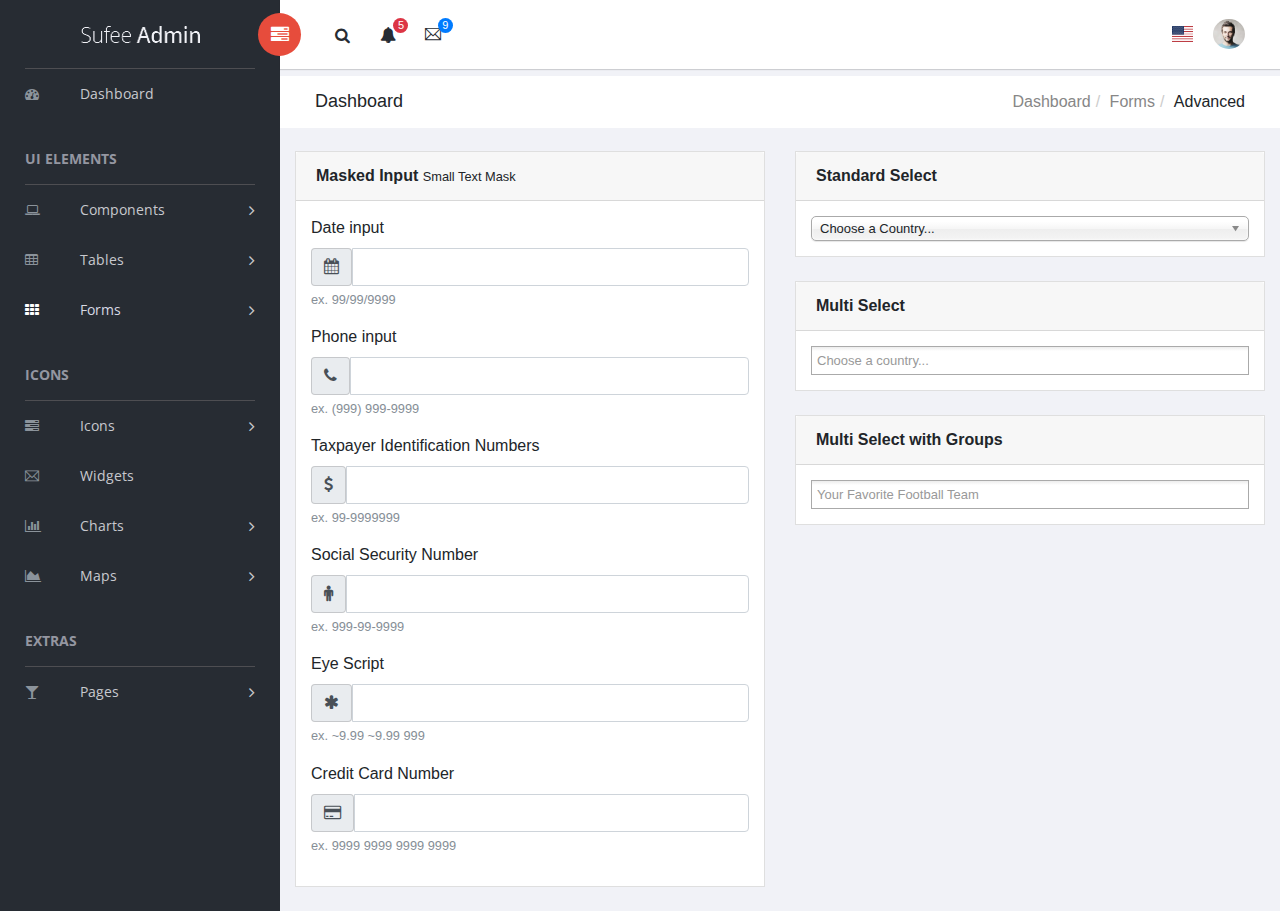
<file: PanelDeControl2/forms-advanced.html>
<!doctype html>
<!--[if lt IE 7]>      <html class="no-js lt-ie9 lt-ie8 lt-ie7" lang=""> <![endif]-->
<!--[if IE 7]>         <html class="no-js lt-ie9 lt-ie8" lang=""> <![endif]-->
<!--[if IE 8]>         <html class="no-js lt-ie9" lang=""> <![endif]-->
<!--[if gt IE 8]><!--> <html class="no-js" lang=""> <!--<![endif]-->
<head>
    <meta charset="utf-8">
    <meta http-equiv="X-UA-Compatible" content="IE=edge">
    <title>Sufee Admin - HTML5 Admin Template</title>
    <meta name="description" content="Sufee Admin - HTML5 Admin Template">
    <meta name="viewport" content="width=device-width, initial-scale=1">

    <link rel="apple-touch-icon" href="apple-icon.png">
    <link rel="shortcut icon" href="favicon.ico">

    <link rel="stylesheet" href="assets/css/normalize.css">
    <link rel="stylesheet" href="assets/css/bootstrap.min.css">
    <link rel="stylesheet" href="assets/css/font-awesome.min.css">
    <link rel="stylesheet" href="assets/css/themify-icons.css">
    <link rel="stylesheet" href="assets/css/flag-icon.min.css">
    <link rel="stylesheet" href="assets/css/cs-skin-elastic.css">
    <!-- <link rel="stylesheet" href="assets/css/bootstrap-select.less"> -->
    <link rel="stylesheet" href="assets/scss/style.css">
    <link rel="stylesheet" href="assets/css/lib/chosen/chosen.min.css">

    <link href='https://fonts.googleapis.com/css?family=Open+Sans:400,600,700,800' rel='stylesheet' type='text/css'>

    <!-- <script type="text/javascript" src="https://cdn.jsdelivr.net/html5shiv/3.7.3/html5shiv.min.js"></script> -->

</head>
<body>
        <!-- Left Panel -->

    <aside id="left-panel" class="left-panel">
        <nav class="navbar navbar-expand-sm navbar-default">

            <div class="navbar-header">
                <button class="navbar-toggler" type="button" data-toggle="collapse" data-target="#main-menu" aria-controls="main-menu" aria-expanded="false" aria-label="Toggle navigation">
                    <i class="fa fa-bars"></i>
                </button>
                <a class="navbar-brand" href="./"><img src="images/logo.png" alt="Logo"></a>
                <a class="navbar-brand hidden" href="./"><img src="images/logo2.png" alt="Logo"></a>
            </div>

            <div id="main-menu" class="main-menu collapse navbar-collapse">
                <ul class="nav navbar-nav">
                    <li>
                        <a href="index.html"> <i class="menu-icon fa fa-dashboard"></i>Dashboard </a>
                    </li>
                    <h3 class="menu-title">UI elements</h3><!-- /.menu-title -->
                    <li class="menu-item-has-children dropdown">
                        <a href="#" class="dropdown-toggle" data-toggle="dropdown" aria-haspopup="true" aria-expanded="false"> <i class="menu-icon fa fa-laptop"></i>Components</a>
                        <ul class="sub-menu children dropdown-menu">
                            <li><i class="fa fa-puzzle-piece"></i><a href="ui-buttons.html">Buttons</a></li>
                            <li><i class="fa fa-id-badge"></i><a href="ui-badges.html">Badges</a></li>
                            <li><i class="fa fa-bars"></i><a href="ui-tabs.html">Tabs</a></li>
                            <li><i class="fa fa-share-square-o"></i><a href="ui-social-buttons.html">Social Buttons</a></li>
                            <li><i class="fa fa-id-card-o"></i><a href="ui-cards.html">Cards</a></li>
                            <li><i class="fa fa-exclamation-triangle"></i><a href="ui-alerts.html">Alerts</a></li>
                            <li><i class="fa fa-spinner"></i><a href="ui-progressbar.html">Progress Bars</a></li>
                            <li><i class="fa fa-fire"></i><a href="ui-modals.html">Modals</a></li>
                            <li><i class="fa fa-book"></i><a href="ui-switches.html">Switches</a></li>
                            <li><i class="fa fa-th"></i><a href="ui-grids.html">Grids</a></li>
                            <li><i class="fa fa-file-word-o"></i><a href="ui-typgraphy.html">Typography</a></li>
                        </ul>
                    </li>
                    <li class="menu-item-has-children dropdown">
                        <a href="#" class="dropdown-toggle" data-toggle="dropdown" aria-haspopup="true" aria-expanded="false"> <i class="menu-icon fa fa-table"></i>Tables</a>
                        <ul class="sub-menu children dropdown-menu">
                            <li><i class="fa fa-table"></i><a href="tables-basic.html">Basic Table</a></li>
                            <li><i class="fa fa-table"></i><a href="tables-data.html">Data Table</a></li>
                        </ul>
                    </li>
                    <li class="menu-item-has-children active dropdown">
                        <a href="#" class="dropdown-toggle" data-toggle="dropdown" aria-haspopup="true" aria-expanded="false"> <i class="menu-icon fa fa-th"></i>Forms</a>
                        <ul class="sub-menu children dropdown-menu">
                            <li><i class="menu-icon fa fa-th"></i><a href="forms-basic.html">Basic Form</a></li>
                            <li><i class="menu-icon fa fa-th"></i><a href="forms-advanced.html">Advanced Form</a></li>
                        </ul>
                    </li>

                    <h3 class="menu-title">Icons</h3><!-- /.menu-title -->

                    <li class="menu-item-has-children dropdown">
                        <a href="#" class="dropdown-toggle" data-toggle="dropdown" aria-haspopup="true" aria-expanded="false"> <i class="menu-icon fa fa-tasks"></i>Icons</a>
                        <ul class="sub-menu children dropdown-menu">
                            <li><i class="menu-icon fa fa-fort-awesome"></i><a href="font-fontawesome.html">Font Awesome</a></li>
                            <li><i class="menu-icon ti-themify-logo"></i><a href="font-themify.html">Themefy Icons</a></li>
                        </ul>
                    </li>
                    <li>
                        <a href="widgets.html"> <i class="menu-icon ti-email"></i>Widgets </a>
                    </li>
                    <li class="menu-item-has-children dropdown">
                        <a href="#" class="dropdown-toggle" data-toggle="dropdown" aria-haspopup="true" aria-expanded="false"> <i class="menu-icon fa fa-bar-chart"></i>Charts</a>
                        <ul class="sub-menu children dropdown-menu">
                            <li><i class="menu-icon fa fa-line-chart"></i><a href="charts-chartjs.html">Chart JS</a></li>
                            <li><i class="menu-icon fa fa-area-chart"></i><a href="charts-flot.html">Flot Chart</a></li>
                            <li><i class="menu-icon fa fa-pie-chart"></i><a href="charts-peity.html">Peity Chart</a></li>
                        </ul>
                    </li>

                    <li class="menu-item-has-children dropdown">
                        <a href="#" class="dropdown-toggle" data-toggle="dropdown" aria-haspopup="true" aria-expanded="false"> <i class="menu-icon fa fa-area-chart"></i>Maps</a>
                        <ul class="sub-menu children dropdown-menu">
                            <li><i class="menu-icon fa fa-map-o"></i><a href="maps-gmap.html">Google Maps</a></li>
                            <li><i class="menu-icon fa fa-street-view"></i><a href="maps-vector.html">Vector Maps</a></li>
                        </ul>
                    </li>
                    <h3 class="menu-title">Extras</h3><!-- /.menu-title -->
                    <li class="menu-item-has-children dropdown">
                        <a href="#" class="dropdown-toggle" data-toggle="dropdown" aria-haspopup="true" aria-expanded="false"> <i class="menu-icon fa fa-glass"></i>Pages</a>
                        <ul class="sub-menu children dropdown-menu">
                            <li><i class="menu-icon fa fa-sign-in"></i><a href="page-login.html">Login</a></li>
                            <li><i class="menu-icon fa fa-sign-in"></i><a href="page-register.html">Register</a></li>
                            <li><i class="menu-icon fa fa-paper-plane"></i><a href="pages-forget.html">Forget Pass</a></li>
                        </ul>
                    </li>
                </ul>
            </div><!-- /.navbar-collapse -->
        </nav>
    </aside><!-- /#left-panel -->

    <!-- Left Panel -->

    <!-- Right Panel -->

    <div id="right-panel" class="right-panel">

        <!-- Header-->
        <header id="header" class="header">

            <div class="header-menu">

                <div class="col-sm-7">
                    <a id="menuToggle" class="menutoggle pull-left"><i class="fa fa fa-tasks"></i></a>
                    <div class="header-left">
                        <button class="search-trigger"><i class="fa fa-search"></i></button>
                        <div class="form-inline">
                            <form class="search-form">
                                <input class="form-control mr-sm-2" type="text" placeholder="Search ..." aria-label="Search">
                                <button class="search-close" type="submit"><i class="fa fa-close"></i></button>
                            </form>
                        </div>

                        <div class="dropdown for-notification">
                          <button class="btn btn-secondary dropdown-toggle" type="button" id="notification" data-toggle="dropdown" aria-haspopup="true" aria-expanded="false">
                            <i class="fa fa-bell"></i>
                            <span class="count bg-danger">5</span>
                          </button>
                          <div class="dropdown-menu" aria-labelledby="notification">
                            <p class="red">You have 3 Notification</p>
                            <a class="dropdown-item media bg-flat-color-1" href="#">
                                <i class="fa fa-check"></i>
                                <p>Server #1 overloaded.</p>
                            </a>
                            <a class="dropdown-item media bg-flat-color-4" href="#">
                                <i class="fa fa-info"></i>
                                <p>Server #2 overloaded.</p>
                            </a>
                            <a class="dropdown-item media bg-flat-color-5" href="#">
                                <i class="fa fa-warning"></i>
                                <p>Server #3 overloaded.</p>
                            </a>
                          </div>
                        </div>

                        <div class="dropdown for-message">
                          <button class="btn btn-secondary dropdown-toggle" type="button"
                                id="message"
                                data-toggle="dropdown" aria-haspopup="true" aria-expanded="false">
                            <i class="ti-email"></i>
                            <span class="count bg-primary">9</span>
                          </button>
                          <div class="dropdown-menu" aria-labelledby="message">
                            <p class="red">You have 4 Mails</p>
                            <a class="dropdown-item media bg-flat-color-1" href="#">
                                <span class="photo media-left"><img alt="avatar" src="images/avatar/1.jpg"></span>
                                <span class="message media-body">
                                    <span class="name float-left">Jonathan Smith</span>
                                    <span class="time float-right">Just now</span>
                                        <p>Hello, this is an example msg</p>
                                </span>
                            </a>
                            <a class="dropdown-item media bg-flat-color-4" href="#">
                                <span class="photo media-left"><img alt="avatar" src="images/avatar/2.jpg"></span>
                                <span class="message media-body">
                                    <span class="name float-left">Jack Sanders</span>
                                    <span class="time float-right">5 minutes ago</span>
                                        <p>Lorem ipsum dolor sit amet, consectetur</p>
                                </span>
                            </a>
                            <a class="dropdown-item media bg-flat-color-5" href="#">
                                <span class="photo media-left"><img alt="avatar" src="images/avatar/3.jpg"></span>
                                <span class="message media-body">
                                    <span class="name float-left">Cheryl Wheeler</span>
                                    <span class="time float-right">10 minutes ago</span>
                                        <p>Hello, this is an example msg</p>
                                </span>
                            </a>
                            <a class="dropdown-item media bg-flat-color-3" href="#">
                                <span class="photo media-left"><img alt="avatar" src="images/avatar/4.jpg"></span>
                                <span class="message media-body">
                                    <span class="name float-left">Rachel Santos</span>
                                    <span class="time float-right">15 minutes ago</span>
                                        <p>Lorem ipsum dolor sit amet, consectetur</p>
                                </span>
                            </a>
                          </div>
                        </div>
                    </div>
                </div>

                <div class="col-sm-5">
                    <div class="user-area dropdown float-right">
                        <a href="#" class="dropdown-toggle" data-toggle="dropdown" aria-haspopup="true" aria-expanded="false">
                            <img class="user-avatar rounded-circle" src="images/admin.jpg" alt="User Avatar">
                        </a>

                        <div class="user-menu dropdown-menu">
                                <a class="nav-link" href="#"><i class="fa fa- user"></i>My Profile</a>

                                <a class="nav-link" href="#"><i class="fa fa- user"></i>Notifications <span class="count">13</span></a>

                                <a class="nav-link" href="#"><i class="fa fa -cog"></i>Settings</a>

                                <a class="nav-link" href="#"><i class="fa fa-power -off"></i>Logout</a>
                        </div>
                    </div>

                    <div class="language-select dropdown" id="language-select">
                        <a class="dropdown-toggle" href="#" data-toggle="dropdown"  id="language" aria-haspopup="true" aria-expanded="true">
                            <i class="flag-icon flag-icon-us"></i>
                        </a>
                        <div class="dropdown-menu" aria-labelledby="language" >
                            <div class="dropdown-item">
                                <span class="flag-icon flag-icon-fr"></span>
                            </div>
                            <div class="dropdown-item">
                                <i class="flag-icon flag-icon-es"></i>
                            </div>
                            <div class="dropdown-item">
                                <i class="flag-icon flag-icon-us"></i>
                            </div>
                            <div class="dropdown-item">
                                <i class="flag-icon flag-icon-it"></i>
                            </div>
                        </div>
                    </div>

                </div>
            </div>

        </header><!-- /header -->
        <!-- Header-->

        <div class="breadcrumbs">
            <div class="col-sm-4">
                <div class="page-header float-left">
                    <div class="page-title">
                        <h1>Dashboard</h1>
                    </div>
                </div>
            </div>
            <div class="col-sm-8">
                <div class="page-header float-right">
                    <div class="page-title">
                        <ol class="breadcrumb text-right">
                            <li><a href="#">Dashboard</a></li>
                            <li><a href="#">Forms</a></li>
                            <li class="active">Advanced</li>
                        </ol>
                    </div>
                </div>
            </div>
        </div>

        <div class="content mt-3">
            <div class="animated fadeIn">

                <div class="row">

                    <div class="col-xs-6 col-sm-6">
                        <div class="card">
                            <div class="card-header">
                                <strong>Masked Input</strong> <small> Small Text Mask</small>
                            </div>
                            <div class="card-body card-block">
                                <div class="form-group">
                                    <label class=" form-control-label">Date input</label>
                                    <div class="input-group">
                                        <div class="input-group-addon"><i class="fa fa-calendar"></i></div>
                                        <input class="form-control">
                                    </div>
                                    <small class="form-text text-muted">ex. 99/99/9999</small>
                                </div>
                                <div class="form-group">
                                    <label class=" form-control-label">Phone input</label>
                                    <div class="input-group">
                                        <div class="input-group-addon"><i class="fa fa-phone"></i></div>
                                        <input class="form-control">
                                    </div>
                                    <small class="form-text text-muted">ex. (999) 999-9999</small>
                                </div>
                                <div class="form-group">
                                    <label class=" form-control-label">Taxpayer Identification Numbers</label>
                                    <div class="input-group">
                                        <div class="input-group-addon"><i class="fa fa-usd"></i></div>
                                        <input class="form-control">
                                    </div>
                                    <small class="form-text text-muted">ex. 99-9999999</small>
                                </div>
                                <div class="form-group">
                                    <label class=" form-control-label">Social Security Number</label>
                                    <div class="input-group">
                                        <div class="input-group-addon"><i class="fa fa-male"></i></div>
                                        <input class="form-control">
                                    </div>
                                    <small class="form-text text-muted">ex. 999-99-9999</small>
                                </div>
                                <div class="form-group">
                                    <label class=" form-control-label">Eye Script</label>
                                    <div class="input-group">
                                        <div class="input-group-addon"><i class="fa fa-asterisk"></i></div>
                                        <input class="form-control">
                                    </div>
                                    <small class="form-text text-muted">ex. ~9.99 ~9.99 999</small>
                                </div>
                                <div class="form-group">
                                    <label class=" form-control-label">Credit Card Number</label>
                                    <div class="input-group">
                                        <div class="input-group-addon"><i class="fa fa-credit-card"></i></div>
                                        <input class="form-control">
                                    </div>
                                    <small class="form-text text-muted">ex. 9999 9999 9999 9999</small>
                                </div>
                            </div>
                        </div>
                    </div>

                    <div class="col-xs-6 col-sm-6">
                        <div class="card">
                            <div class="card-header">
                                <strong class="card-title">Standard Select</strong>
                            </div>
                            <div class="card-body">

                                  <select data-placeholder="Choose a Country..." class="standardSelect" tabindex="1">
                                    <option value=""></option>
                                    <option value="United States">United States</option>
                                    <option value="United Kingdom">United Kingdom</option>
                                    <option value="Afghanistan">Afghanistan</option>
                                    <option value="Aland Islands">Aland Islands</option>
                                    <option value="Albania">Albania</option>
                                    <option value="Algeria">Algeria</option>
                                    <option value="American Samoa">American Samoa</option>
                                    <option value="Andorra">Andorra</option>
                                    <option value="Angola">Angola</option>
                                    <option value="Anguilla">Anguilla</option>
                                    <option value="Antarctica">Antarctica</option>
                                </select>
                            </div>
                        </div>

                        <div class="card">
                            <div class="card-header">
                                <strong class="card-title">Multi Select</strong>
                            </div>
                            <div class="card-body">

                                  <select data-placeholder="Choose a country..." multiple class="standardSelect">
                                    <option value=""></option>
                                    <option value="United States">United States</option>
                                    <option value="United Kingdom">United Kingdom</option>
                                    <option value="Afghanistan">Afghanistan</option>
                                    <option value="Aland Islands">Aland Islands</option>
                                    <option value="Albania">Albania</option>
                                    <option value="Algeria">Algeria</option>
                                    <option value="American Samoa">American Samoa</option>
                                    <option value="Andorra">Andorra</option>
                                    <option value="Angola">Angola</option>
                                    <option value="Anguilla">Anguilla</option>
                                    <option value="Antarctica">Antarctica</option>
                                </select>

                            </div>
                        </div>

                        <div class="card">
                            <div class="card-header">
                                <strong class="card-title">Multi Select with Groups</strong>
                            </div>
                            <div class="card-body">

                                  <select data-placeholder="Your Favorite Football Team" multiple class="standardSelect" tabindex="5">
                                    <option value=""></option>
                                    <optgroup label="NFC EAST">
                                      <option>Dallas Cowboys</option>
                                      <option>New York Giants</option>
                                      <option>Philadelphia Eagles</option>
                                      <option>Washington Redskins</option>
                                    </optgroup>
                                    <optgroup label="NFC NORTH">
                                      <option>Chicago Bears</option>
                                      <option>Detroit Lions</option>
                                      <option>Green Bay Packers</option>
                                      <option>Minnesota Vikings</option>
                                    </optgroup>
                                    <optgroup label="NFC SOUTH">
                                      <option>Atlanta Falcons</option>
                                      <option>Carolina Panthers</option>
                                      <option>New Orleans Saints</option>
                                      <option>Tampa Bay Buccaneers</option>
                                    </optgroup>
                                    <optgroup label="NFC WEST">
                                      <option>Arizona Cardinals</option>
                                      <option>St. Louis Rams</option>
                                      <option>San Francisco 49ers</option>
                                      <option>Seattle Seahawks</option>
                                    </optgroup>
                                    <optgroup label="AFC EAST">
                                      <option>Buffalo Bills</option>
                                      <option>Miami Dolphins</option>
                                      <option>New England Patriots</option>
                                      <option>New York Jets</option>
                                    </optgroup>
                                    <optgroup label="AFC NORTH">
                                      <option>Baltimore Ravens</option>
                                      <option>Cincinnati Bengals</option>
                                      <option>Cleveland Browns</option>
                                      <option>Pittsburgh Steelers</option>
                                    </optgroup>
                                    <optgroup label="AFC SOUTH">
                                      <option>Houston Texans</option>
                                      <option>Indianapolis Colts</option>
                                      <option>Jacksonville Jaguars</option>
                                      <option>Tennessee Titans</option>
                                    </optgroup>
                                    <optgroup label="AFC WEST">
                                      <option>Denver Broncos</option>
                                      <option>Kansas City Chiefs</option>
                                      <option>Oakland Raiders</option>
                                      <option>San Diego Chargers</option>
                                    </optgroup>
                                  </select>

                            </div>
                        </div>

                    </div>



                </div>


            </div><!-- .animated -->
        </div><!-- .content -->


    </div><!-- /#right-panel -->

    <!-- Right Panel -->


    <script src="assets/js/vendor/jquery-2.1.4.min.js"></script>
    <script src="assets/js/popper.min.js"></script>
    <script src="assets/js/plugins.js"></script>
    <script src="assets/js/main.js"></script>
    <script src="assets/js/lib/chosen/chosen.jquery.min.js"></script>

    <script>
        jQuery(document).ready(function() {
            jQuery(".standardSelect").chosen({
                disable_search_threshold: 10,
                no_results_text: "Oops, nothing found!",
                width: "100%"
            });
        });
    </script>

</body>
</html>
</file>
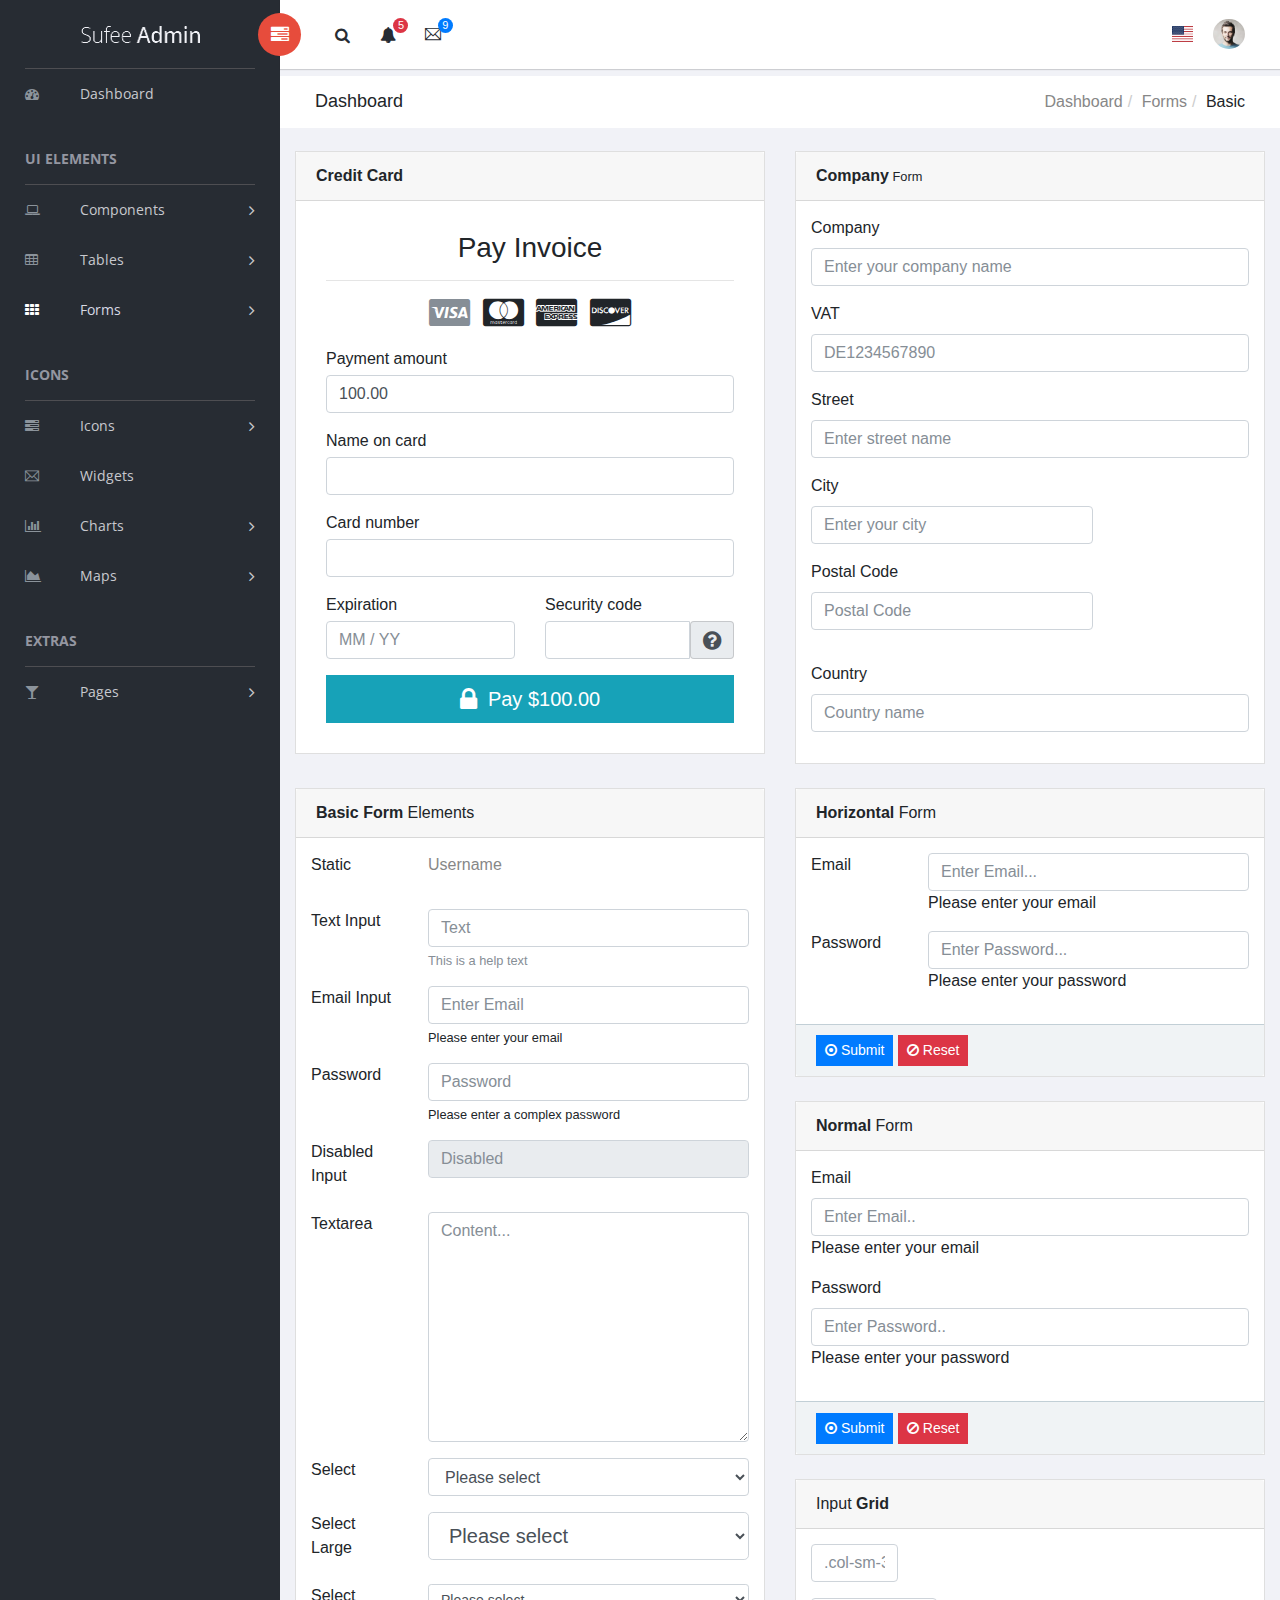
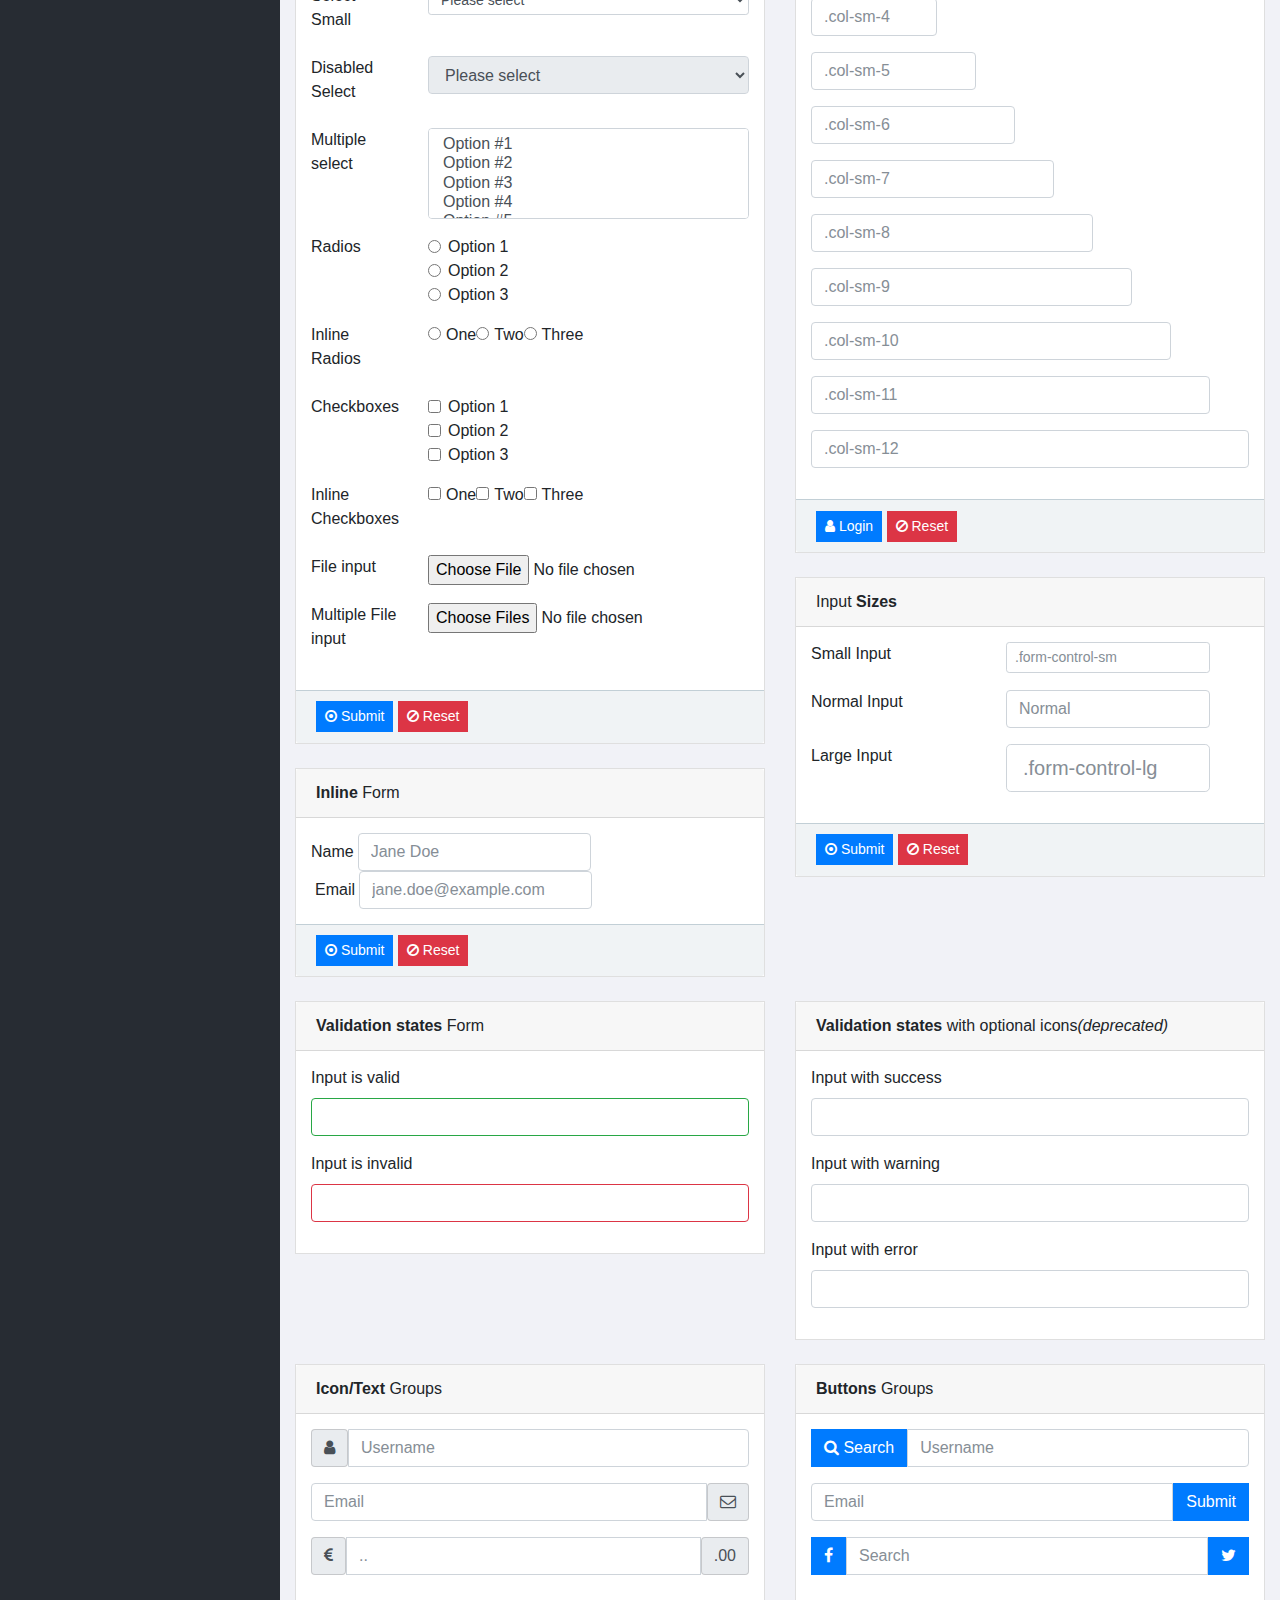
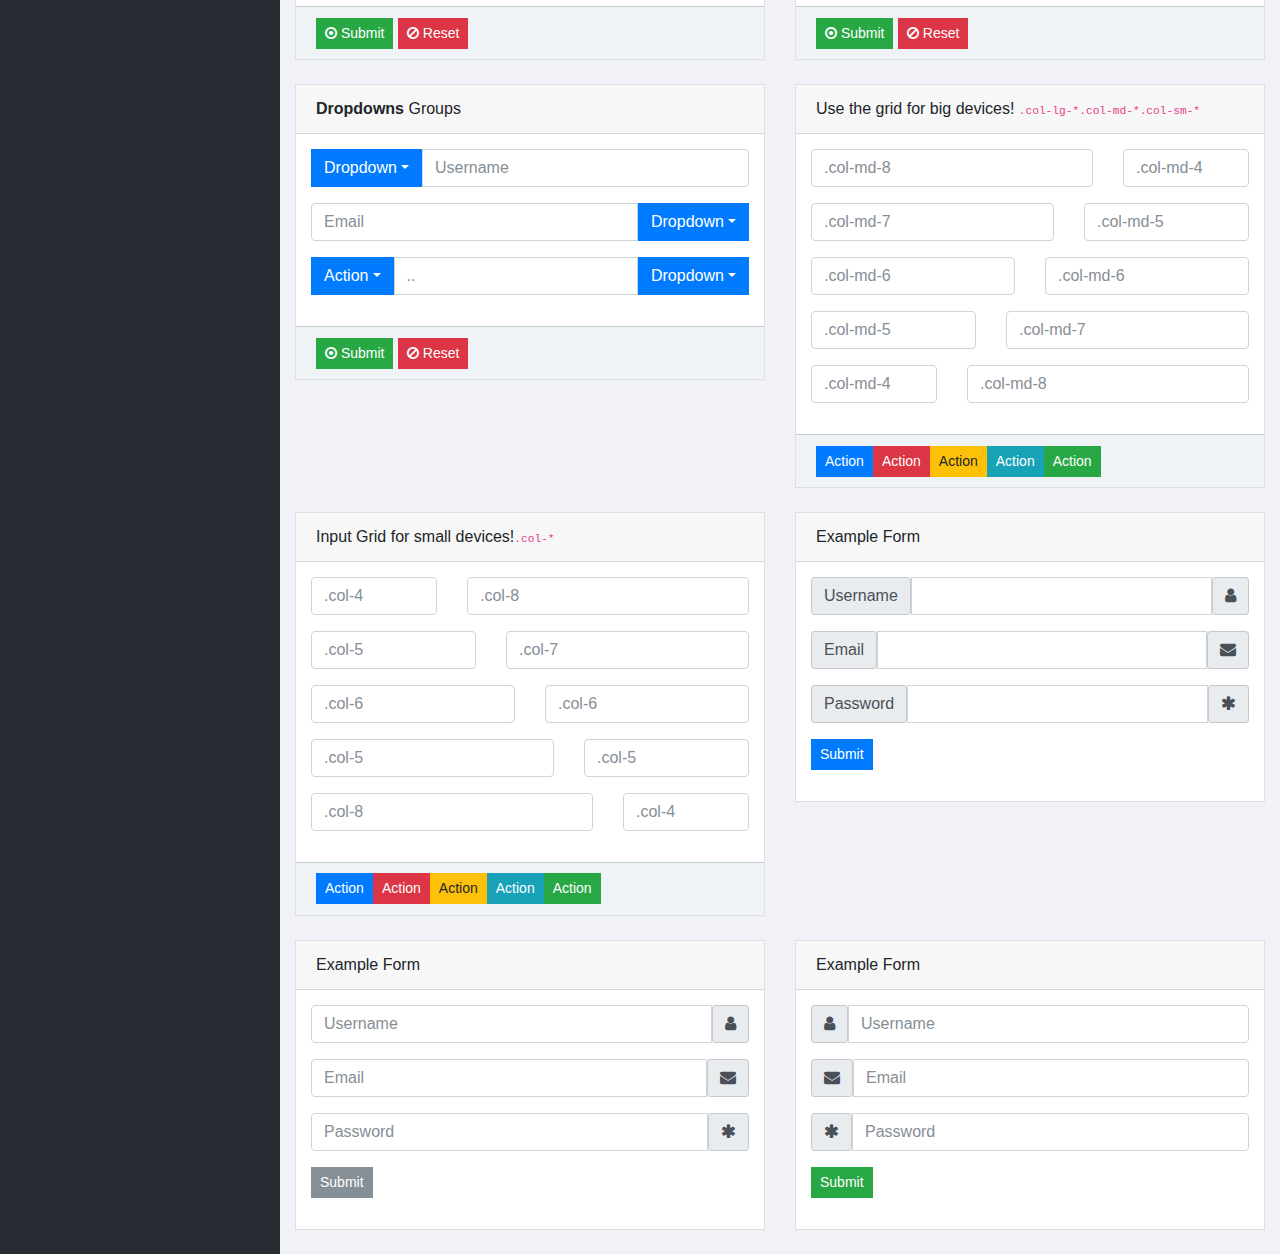
<file: PanelDeControl2/forms-basic.html>
<!doctype html>
<!--[if lt IE 7]>      <html class="no-js lt-ie9 lt-ie8 lt-ie7" lang=""> <![endif]-->
<!--[if IE 7]>         <html class="no-js lt-ie9 lt-ie8" lang=""> <![endif]-->
<!--[if IE 8]>         <html class="no-js lt-ie9" lang=""> <![endif]-->
<!--[if gt IE 8]><!--> <html class="no-js" lang=""> <!--<![endif]-->
<head>
    <meta charset="utf-8">
    <meta http-equiv="X-UA-Compatible" content="IE=edge">
    <title>Sufee Admin - HTML5 Admin Template</title>
    <meta name="description" content="Sufee Admin - HTML5 Admin Template">
    <meta name="viewport" content="width=device-width, initial-scale=1">

    <link rel="apple-touch-icon" href="apple-icon.png">
    <link rel="shortcut icon" href="favicon.ico">

    <link rel="stylesheet" href="assets/css/normalize.css">
    <link rel="stylesheet" href="assets/css/bootstrap.min.css">
    <link rel="stylesheet" href="assets/css/font-awesome.min.css">
    <link rel="stylesheet" href="assets/css/themify-icons.css">
    <link rel="stylesheet" href="assets/css/flag-icon.min.css">
    <link rel="stylesheet" href="assets/css/cs-skin-elastic.css">
    <!-- <link rel="stylesheet" href="assets/css/bootstrap-select.less"> -->
    <link rel="stylesheet" href="assets/scss/style.css">

    <link href='https://fonts.googleapis.com/css?family=Open+Sans:400,600,700,800' rel='stylesheet' type='text/css'>

    <!-- <script type="text/javascript" src="https://cdn.jsdelivr.net/html5shiv/3.7.3/html5shiv.min.js"></script> -->

</head>
<body>
        <!-- Left Panel -->

    <aside id="left-panel" class="left-panel">
        <nav class="navbar navbar-expand-sm navbar-default">

            <div class="navbar-header">
                <button class="navbar-toggler" type="button" data-toggle="collapse" data-target="#main-menu" aria-controls="main-menu" aria-expanded="false" aria-label="Toggle navigation">
                    <i class="fa fa-bars"></i>
                </button>
                <a class="navbar-brand" href="./"><img src="images/logo.png" alt="Logo"></a>
                <a class="navbar-brand hidden" href="./"><img src="images/logo2.png" alt="Logo"></a>
            </div>

            <div id="main-menu" class="main-menu collapse navbar-collapse">
                <ul class="nav navbar-nav">
                    <li>
                        <a href="index.html"> <i class="menu-icon fa fa-dashboard"></i>Dashboard </a>
                    </li>
                    <h3 class="menu-title">UI elements</h3><!-- /.menu-title -->
                    <li class="menu-item-has-children dropdown">
                        <a href="#" class="dropdown-toggle" data-toggle="dropdown" aria-haspopup="true" aria-expanded="false"> <i class="menu-icon fa fa-laptop"></i>Components</a>
                        <ul class="sub-menu children dropdown-menu">
                            <li><i class="fa fa-puzzle-piece"></i><a href="ui-buttons.html">Buttons</a></li>
                            <li><i class="fa fa-id-badge"></i><a href="ui-badges.html">Badges</a></li>
                            <li><i class="fa fa-bars"></i><a href="ui-tabs.html">Tabs</a></li>
                            <li><i class="fa fa-share-square-o"></i><a href="ui-social-buttons.html">Social Buttons</a></li>
                            <li><i class="fa fa-id-card-o"></i><a href="ui-cards.html">Cards</a></li>
                            <li><i class="fa fa-exclamation-triangle"></i><a href="ui-alerts.html">Alerts</a></li>
                            <li><i class="fa fa-spinner"></i><a href="ui-progressbar.html">Progress Bars</a></li>
                            <li><i class="fa fa-fire"></i><a href="ui-modals.html">Modals</a></li>
                            <li><i class="fa fa-book"></i><a href="ui-switches.html">Switches</a></li>
                            <li><i class="fa fa-th"></i><a href="ui-grids.html">Grids</a></li>
                            <li><i class="fa fa-file-word-o"></i><a href="ui-typgraphy.html">Typography</a></li>
                        </ul>
                    </li>
                    <li class="menu-item-has-children dropdown">
                        <a href="#" class="dropdown-toggle" data-toggle="dropdown" aria-haspopup="true" aria-expanded="false"> <i class="menu-icon fa fa-table"></i>Tables</a>
                        <ul class="sub-menu children dropdown-menu">
                            <li><i class="fa fa-table"></i><a href="tables-basic.html">Basic Table</a></li>
                            <li><i class="fa fa-table"></i><a href="tables-data.html">Data Table</a></li>
                        </ul>
                    </li>
                    <li class="menu-item-has-children active dropdown">
                        <a href="#" class="dropdown-toggle" data-toggle="dropdown" aria-haspopup="true" aria-expanded="false"> <i class="menu-icon fa fa-th"></i>Forms</a>
                        <ul class="sub-menu children dropdown-menu">
                            <li><i class="menu-icon fa fa-th"></i><a href="forms-basic.html">Basic Form</a></li>
                            <li><i class="menu-icon fa fa-th"></i><a href="forms-advanced.html">Advanced Form</a></li>
                        </ul>
                    </li>

                    <h3 class="menu-title">Icons</h3><!-- /.menu-title -->

                    <li class="menu-item-has-children dropdown">
                        <a href="#" class="dropdown-toggle" data-toggle="dropdown" aria-haspopup="true" aria-expanded="false"> <i class="menu-icon fa fa-tasks"></i>Icons</a>
                        <ul class="sub-menu children dropdown-menu">
                            <li><i class="menu-icon fa fa-fort-awesome"></i><a href="font-fontawesome.html">Font Awesome</a></li>
                            <li><i class="menu-icon ti-themify-logo"></i><a href="font-themify.html">Themefy Icons</a></li>
                        </ul>
                    </li>
                    <li>
                        <a href="widgets.html"> <i class="menu-icon ti-email"></i>Widgets </a>
                    </li>
                    <li class="menu-item-has-children dropdown">
                        <a href="#" class="dropdown-toggle" data-toggle="dropdown" aria-haspopup="true" aria-expanded="false"> <i class="menu-icon fa fa-bar-chart"></i>Charts</a>
                        <ul class="sub-menu children dropdown-menu">
                            <li><i class="menu-icon fa fa-line-chart"></i><a href="charts-chartjs.html">Chart JS</a></li>
                            <li><i class="menu-icon fa fa-area-chart"></i><a href="charts-flot.html">Flot Chart</a></li>
                            <li><i class="menu-icon fa fa-pie-chart"></i><a href="charts-peity.html">Peity Chart</a></li>
                        </ul>
                    </li>

                    <li class="menu-item-has-children dropdown">
                        <a href="#" class="dropdown-toggle" data-toggle="dropdown" aria-haspopup="true" aria-expanded="false"> <i class="menu-icon fa fa-area-chart"></i>Maps</a>
                        <ul class="sub-menu children dropdown-menu">
                            <li><i class="menu-icon fa fa-map-o"></i><a href="maps-gmap.html">Google Maps</a></li>
                            <li><i class="menu-icon fa fa-street-view"></i><a href="maps-vector.html">Vector Maps</a></li>
                        </ul>
                    </li>
                    <h3 class="menu-title">Extras</h3><!-- /.menu-title -->
                    <li class="menu-item-has-children dropdown">
                        <a href="#" class="dropdown-toggle" data-toggle="dropdown" aria-haspopup="true" aria-expanded="false"> <i class="menu-icon fa fa-glass"></i>Pages</a>
                        <ul class="sub-menu children dropdown-menu">
                            <li><i class="menu-icon fa fa-sign-in"></i><a href="page-login.html">Login</a></li>
                            <li><i class="menu-icon fa fa-sign-in"></i><a href="page-register.html">Register</a></li>
                            <li><i class="menu-icon fa fa-paper-plane"></i><a href="pages-forget.html">Forget Pass</a></li>
                        </ul>
                    </li>
                </ul>
            </div><!-- /.navbar-collapse -->
        </nav>
    </aside><!-- /#left-panel -->

    <!-- Left Panel -->

    <!-- Right Panel -->

    <div id="right-panel" class="right-panel">

        <!-- Header-->
        <header id="header" class="header">

            <div class="header-menu">

                <div class="col-sm-7">
                    <a id="menuToggle" class="menutoggle pull-left"><i class="fa fa fa-tasks"></i></a>
                    <div class="header-left">
                        <button class="search-trigger"><i class="fa fa-search"></i></button>
                        <div class="form-inline">
                            <form class="search-form">
                                <input class="form-control mr-sm-2" type="text" placeholder="Search ..." aria-label="Search">
                                <button class="search-close" type="submit"><i class="fa fa-close"></i></button>
                            </form>
                        </div>

                        <div class="dropdown for-notification">
                          <button class="btn btn-secondary dropdown-toggle" type="button" id="notification" data-toggle="dropdown" aria-haspopup="true" aria-expanded="false">
                            <i class="fa fa-bell"></i>
                            <span class="count bg-danger">5</span>
                          </button>
                          <div class="dropdown-menu" aria-labelledby="notification">
                            <p class="red">You have 3 Notification</p>
                            <a class="dropdown-item media bg-flat-color-1" href="#">
                                <i class="fa fa-check"></i>
                                <p>Server #1 overloaded.</p>
                            </a>
                            <a class="dropdown-item media bg-flat-color-4" href="#">
                                <i class="fa fa-info"></i>
                                <p>Server #2 overloaded.</p>
                            </a>
                            <a class="dropdown-item media bg-flat-color-5" href="#">
                                <i class="fa fa-warning"></i>
                                <p>Server #3 overloaded.</p>
                            </a>
                          </div>
                        </div>

                        <div class="dropdown for-message">
                          <button class="btn btn-secondary dropdown-toggle" type="button"
                                id="message"
                                data-toggle="dropdown" aria-haspopup="true" aria-expanded="false">
                            <i class="ti-email"></i>
                            <span class="count bg-primary">9</span>
                          </button>
                          <div class="dropdown-menu" aria-labelledby="message">
                            <p class="red">You have 4 Mails</p>
                            <a class="dropdown-item media bg-flat-color-1" href="#">
                                <span class="photo media-left"><img alt="avatar" src="images/avatar/1.jpg"></span>
                                <span class="message media-body">
                                    <span class="name float-left">Jonathan Smith</span>
                                    <span class="time float-right">Just now</span>
                                        <p>Hello, this is an example msg</p>
                                </span>
                            </a>
                            <a class="dropdown-item media bg-flat-color-4" href="#">
                                <span class="photo media-left"><img alt="avatar" src="images/avatar/2.jpg"></span>
                                <span class="message media-body">
                                    <span class="name float-left">Jack Sanders</span>
                                    <span class="time float-right">5 minutes ago</span>
                                        <p>Lorem ipsum dolor sit amet, consectetur</p>
                                </span>
                            </a>
                            <a class="dropdown-item media bg-flat-color-5" href="#">
                                <span class="photo media-left"><img alt="avatar" src="images/avatar/3.jpg"></span>
                                <span class="message media-body">
                                    <span class="name float-left">Cheryl Wheeler</span>
                                    <span class="time float-right">10 minutes ago</span>
                                        <p>Hello, this is an example msg</p>
                                </span>
                            </a>
                            <a class="dropdown-item media bg-flat-color-3" href="#">
                                <span class="photo media-left"><img alt="avatar" src="images/avatar/4.jpg"></span>
                                <span class="message media-body">
                                    <span class="name float-left">Rachel Santos</span>
                                    <span class="time float-right">15 minutes ago</span>
                                        <p>Lorem ipsum dolor sit amet, consectetur</p>
                                </span>
                            </a>
                          </div>
                        </div>
                    </div>
                </div>

                <div class="col-sm-5">
                    <div class="user-area dropdown float-right">
                        <a href="#" class="dropdown-toggle" data-toggle="dropdown" aria-haspopup="true" aria-expanded="false">
                            <img class="user-avatar rounded-circle" src="images/admin.jpg" alt="User Avatar">
                        </a>

                        <div class="user-menu dropdown-menu">
                                <a class="nav-link" href="#"><i class="fa fa- user"></i>My Profile</a>

                                <a class="nav-link" href="#"><i class="fa fa- user"></i>Notifications <span class="count">13</span></a>

                                <a class="nav-link" href="#"><i class="fa fa -cog"></i>Settings</a>

                                <a class="nav-link" href="#"><i class="fa fa-power -off"></i>Logout</a>
                        </div>
                    </div>

                    <div class="language-select dropdown" id="language-select">
                        <a class="dropdown-toggle" href="#" data-toggle="dropdown"  id="language" aria-haspopup="true" aria-expanded="true">
                            <i class="flag-icon flag-icon-us"></i>
                        </a>
                        <div class="dropdown-menu" aria-labelledby="language" >
                            <div class="dropdown-item">
                                <span class="flag-icon flag-icon-fr"></span>
                            </div>
                            <div class="dropdown-item">
                                <i class="flag-icon flag-icon-es"></i>
                            </div>
                            <div class="dropdown-item">
                                <i class="flag-icon flag-icon-us"></i>
                            </div>
                            <div class="dropdown-item">
                                <i class="flag-icon flag-icon-it"></i>
                            </div>
                        </div>
                    </div>

                </div>
            </div>

        </header><!-- /header -->
        <!-- Header-->

        <div class="breadcrumbs">
            <div class="col-sm-4">
                <div class="page-header float-left">
                    <div class="page-title">
                        <h1>Dashboard</h1>
                    </div>
                </div>
            </div>
            <div class="col-sm-8">
                <div class="page-header float-right">
                    <div class="page-title">
                        <ol class="breadcrumb text-right">
                            <li><a href="#">Dashboard</a></li>
                            <li><a href="#">Forms</a></li>
                            <li class="active">Basic</li>
                        </ol>
                    </div>
                </div>
            </div>
        </div>

        <div class="content mt-3">
            <div class="animated fadeIn">


                <div class="row">
                  <div class="col-lg-6">
                    <div class="card">
                        <div class="card-header">
                            <strong class="card-title">Credit Card</strong>
                        </div>
                        <div class="card-body">
                          <!-- Credit Card -->
                          <div id="pay-invoice">
                              <div class="card-body">
                                  <div class="card-title">
                                      <h3 class="text-center">Pay Invoice</h3>
                                  </div>
                                  <hr>
                                  <form action="" method="post" novalidate="novalidate">
                                      <div class="form-group text-center">
                                          <ul class="list-inline">
                                              <li class="list-inline-item"><i class="text-muted fa fa-cc-visa fa-2x"></i></li>
                                              <li class="list-inline-item"><i class="fa fa-cc-mastercard fa-2x"></i></li>
                                              <li class="list-inline-item"><i class="fa fa-cc-amex fa-2x"></i></li>
                                              <li class="list-inline-item"><i class="fa fa-cc-discover fa-2x"></i></li>
                                          </ul>
                                      </div>
                                      <div class="form-group">
                                          <label for="cc-payment" class="control-label mb-1">Payment amount</label>
                                          <input id="cc-pament" name="cc-payment" type="text" class="form-control" aria-required="true" aria-invalid="false" value="100.00">
                                      </div>
                                      <div class="form-group has-success">
                                          <label for="cc-name" class="control-label mb-1">Name on card</label>
                                          <input id="cc-name" name="cc-name" type="text" class="form-control cc-name valid" data-val="true" data-val-required="Please enter the name on card" autocomplete="cc-name" aria-required="true" aria-invalid="false" aria-describedby="cc-name-error">
                                          <span class="help-block field-validation-valid" data-valmsg-for="cc-name" data-valmsg-replace="true"></span>
                                      </div>
                                      <div class="form-group">
                                          <label for="cc-number" class="control-label mb-1">Card number</label>
                                          <input id="cc-number" name="cc-number" type="tel" class="form-control cc-number identified visa" value="" data-val="true" data-val-required="Please enter the card number" data-val-cc-number="Please enter a valid card number" autocomplete="cc-number">
                                          <span class="help-block" data-valmsg-for="cc-number" data-valmsg-replace="true"></span>
                                      </div>
                                      <div class="row">
                                          <div class="col-6">
                                              <div class="form-group">
                                                  <label for="cc-exp" class="control-label mb-1">Expiration</label>
                                                  <input id="cc-exp" name="cc-exp" type="tel" class="form-control cc-exp" value="" data-val="true" data-val-required="Please enter the card expiration" data-val-cc-exp="Please enter a valid month and year" placeholder="MM / YY" autocomplete="cc-exp">
                                                  <span class="help-block" data-valmsg-for="cc-exp" data-valmsg-replace="true"></span>
                                              </div>
                                          </div>
                                          <div class="col-6">
                                              <label for="x_card_code" class="control-label mb-1">Security code</label>
                                              <div class="input-group">
                                                  <input id="x_card_code" name="x_card_code" type="tel" class="form-control cc-cvc" value="" data-val="true" data-val-required="Please enter the security code" data-val-cc-cvc="Please enter a valid security code" autocomplete="off">
                                                  <div class="input-group-addon">
                                                      <span class="fa fa-question-circle fa-lg" data-toggle="popover" data-container="body" data-html="true" data-title="Security Code"
                                                      data-content="<div class='text-center one-card'>The 3 digit code on back of the card..<div class='visa-mc-cvc-preview'></div></div>"
                                                      data-trigger="hover"></span>
                                                  </div>
                                              </div>
                                          </div>
                                      </div>
                                      <div>
                                          <button id="payment-button" type="submit" class="btn btn-lg btn-info btn-block">
                                              <i class="fa fa-lock fa-lg"></i>&nbsp;
                                              <span id="payment-button-amount">Pay $100.00</span>
                                              <span id="payment-button-sending" style="display:none;">Sending…</span>
                                          </button>
                                      </div>
                                  </form>
                              </div>
                          </div>

                        </div>
                    </div> <!-- .card -->

                  </div><!--/.col-->

                  <div class="col-lg-6">
                    <div class="card">
                      <div class="card-header"><strong>Company</strong><small> Form</small></div>
                      <div class="card-body card-block">
                        <div class="form-group"><label for="company" class=" form-control-label">Company</label><input type="text" id="company" placeholder="Enter your company name" class="form-control"></div>
                        <div class="form-group"><label for="vat" class=" form-control-label">VAT</label><input type="text" id="vat" placeholder="DE1234567890" class="form-control"></div>
                        <div class="form-group"><label for="street" class=" form-control-label">Street</label><input type="text" id="street" placeholder="Enter street name" class="form-control"></div>
                        <div class="row form-group">
                          <div class="col-8">
                            <div class="form-group"><label for="city" class=" form-control-label">City</label><input type="text" id="city" placeholder="Enter your city" class="form-control"></div>
                          </div>
                          <div class="col-8">
                            <div class="form-group"><label for="postal-code" class=" form-control-label">Postal Code</label><input type="text" id="postal-code" placeholder="Postal Code" class="form-control"></div>
                          </div>
                        </div>
                        <div class="form-group"><label for="country" class=" form-control-label">Country</label><input type="text" id="country" placeholder="Country name" class="form-control"></div>
                      </div>
                    </div>
                  </div>

                  <div class="col-lg-6">
                    <div class="card">
                      <div class="card-header">
                        <strong>Basic Form</strong> Elements
                      </div>
                      <div class="card-body card-block">
                        <form action="" method="post" enctype="multipart/form-data" class="form-horizontal">
                          <div class="row form-group">
                            <div class="col col-md-3"><label class=" form-control-label">Static</label></div>
                            <div class="col-12 col-md-9">
                              <p class="form-control-static">Username</p>
                            </div>
                          </div>
                          <div class="row form-group">
                            <div class="col col-md-3"><label for="text-input" class=" form-control-label">Text Input</label></div>
                            <div class="col-12 col-md-9"><input type="text" id="text-input" name="text-input" placeholder="Text" class="form-control"><small class="form-text text-muted">This is a help text</small></div>
                          </div>
                          <div class="row form-group">
                            <div class="col col-md-3"><label for="email-input" class=" form-control-label">Email Input</label></div>
                            <div class="col-12 col-md-9"><input type="email" id="email-input" name="email-input" placeholder="Enter Email" class="form-control"><small class="help-block form-text">Please enter your email</small></div>
                          </div>
                          <div class="row form-group">
                            <div class="col col-md-3"><label for="password-input" class=" form-control-label">Password</label></div>
                            <div class="col-12 col-md-9"><input type="password" id="password-input" name="password-input" placeholder="Password" class="form-control"><small class="help-block form-text">Please enter a complex password</small></div>
                          </div>
                          <div class="row form-group">
                            <div class="col col-md-3"><label for="disabled-input" class=" form-control-label">Disabled Input</label></div>
                            <div class="col-12 col-md-9"><input type="text" id="disabled-input" name="disabled-input" placeholder="Disabled" disabled="" class="form-control"></div>
                          </div>
                          <div class="row form-group">
                            <div class="col col-md-3"><label for="textarea-input" class=" form-control-label">Textarea</label></div>
                            <div class="col-12 col-md-9"><textarea name="textarea-input" id="textarea-input" rows="9" placeholder="Content..." class="form-control"></textarea></div>
                          </div>
                          <div class="row form-group">
                            <div class="col col-md-3"><label for="select" class=" form-control-label">Select</label></div>
                            <div class="col-12 col-md-9">
                              <select name="select" id="select" class="form-control">
                                <option value="0">Please select</option>
                                <option value="1">Option #1</option>
                                <option value="2">Option #2</option>
                                <option value="3">Option #3</option>
                              </select>
                            </div>
                          </div>
                          <div class="row form-group">
                            <div class="col col-md-3"><label for="selectLg" class=" form-control-label">Select Large</label></div>
                            <div class="col-12 col-md-9">
                              <select name="selectLg" id="selectLg" class="form-control-lg form-control">
                                <option value="0">Please select</option>
                                <option value="1">Option #1</option>
                                <option value="2">Option #2</option>
                                <option value="3">Option #3</option>
                              </select>
                            </div>
                          </div>
                          <div class="row form-group">
                            <div class="col col-md-3"><label for="selectSm" class=" form-control-label">Select Small</label></div>
                            <div class="col-12 col-md-9">
                              <select name="selectSm" id="SelectLm" class="form-control-sm form-control">
                                <option value="0">Please select</option>
                                <option value="1">Option #1</option>
                                <option value="2">Option #2</option>
                                <option value="3">Option #3</option>
                                <option value="4">Option #4</option>
                                <option value="5">Option #5</option>
                              </select>
                            </div>
                          </div>
                          <div class="row form-group">
                            <div class="col col-md-3"><label for="disabledSelect" class=" form-control-label">Disabled Select</label></div>
                            <div class="col-12 col-md-9">
                              <select name="disabledSelect" id="disabledSelect" disabled="" class="form-control">
                                <option value="0">Please select</option>
                                <option value="1">Option #1</option>
                                <option value="2">Option #2</option>
                                <option value="3">Option #3</option>
                              </select>
                            </div>
                          </div>
                          <div class="row form-group">
                            <div class="col col-md-3"><label for="multiple-select" class=" form-control-label">Multiple select</label></div>
                            <div class="col col-md-9">
                              <select name="multiple-select" id="multiple-select" multiple="" class="form-control">
                                <option value="1">Option #1</option>
                                <option value="2">Option #2</option>
                                <option value="3">Option #3</option>
                                <option value="4">Option #4</option>
                                <option value="5">Option #5</option>
                                <option value="6">Option #6</option>
                                <option value="7">Option #7</option>
                                <option value="8">Option #8</option>
                                <option value="9">Option #9</option>
                                <option value="10">Option #10</option>
                              </select>
                            </div>
                          </div>
                          <div class="row form-group">
                            <div class="col col-md-3"><label class=" form-control-label">Radios</label></div>
                            <div class="col col-md-9">
                              <div class="form-check">
                                <div class="radio">
                                  <label for="radio1" class="form-check-label ">
                                    <input type="radio" id="radio1" name="radios" value="option1" class="form-check-input">Option 1
                                  </label>
                                </div>
                                <div class="radio">
                                  <label for="radio2" class="form-check-label ">
                                    <input type="radio" id="radio2" name="radios" value="option2" class="form-check-input">Option 2
                                  </label>
                                </div>
                                <div class="radio">
                                  <label for="radio3" class="form-check-label ">
                                    <input type="radio" id="radio3" name="radios" value="option3" class="form-check-input">Option 3
                                  </label>
                                </div>
                              </div>
                            </div>
                          </div>
                          <div class="row form-group">
                            <div class="col col-md-3"><label class=" form-control-label">Inline Radios</label></div>
                            <div class="col col-md-9">
                              <div class="form-check-inline form-check">
                                <label for="inline-radio1" class="form-check-label ">
                                  <input type="radio" id="inline-radio1" name="inline-radios" value="option1" class="form-check-input">One
                                </label>
                                <label for="inline-radio2" class="form-check-label ">
                                  <input type="radio" id="inline-radio2" name="inline-radios" value="option2" class="form-check-input">Two
                                </label>
                                <label for="inline-radio3" class="form-check-label ">
                                  <input type="radio" id="inline-radio3" name="inline-radios" value="option3" class="form-check-input">Three
                                </label>
                              </div>
                            </div>
                          </div>
                          <div class="row form-group">
                            <div class="col col-md-3"><label class=" form-control-label">Checkboxes</label></div>
                            <div class="col col-md-9">
                              <div class="form-check">
                                <div class="checkbox">
                                  <label for="checkbox1" class="form-check-label ">
                                    <input type="checkbox" id="checkbox1" name="checkbox1" value="option1" class="form-check-input">Option 1
                                  </label>
                                </div>
                                <div class="checkbox">
                                  <label for="checkbox2" class="form-check-label ">
                                    <input type="checkbox" id="checkbox2" name="checkbox2" value="option2" class="form-check-input"> Option 2
                                  </label>
                                </div>
                                <div class="checkbox">
                                  <label for="checkbox3" class="form-check-label ">
                                    <input type="checkbox" id="checkbox3" name="checkbox3" value="option3" class="form-check-input"> Option 3
                                  </label>
                                </div>
                              </div>
                            </div>
                          </div>
                          <div class="row form-group">
                            <div class="col col-md-3"><label class=" form-control-label">Inline Checkboxes</label></div>
                            <div class="col col-md-9">
                              <div class="form-check-inline form-check">
                                <label for="inline-checkbox1" class="form-check-label ">
                                  <input type="checkbox" id="inline-checkbox1" name="inline-checkbox1" value="option1" class="form-check-input">One
                                </label>
                                <label for="inline-checkbox2" class="form-check-label ">
                                  <input type="checkbox" id="inline-checkbox2" name="inline-checkbox2" value="option2" class="form-check-input">Two
                                </label>
                                <label for="inline-checkbox3" class="form-check-label ">
                                  <input type="checkbox" id="inline-checkbox3" name="inline-checkbox3" value="option3" class="form-check-input">Three
                                </label>
                              </div>
                            </div>
                          </div>
                          <div class="row form-group">
                            <div class="col col-md-3"><label for="file-input" class=" form-control-label">File input</label></div>
                            <div class="col-12 col-md-9"><input type="file" id="file-input" name="file-input" class="form-control-file"></div>
                          </div>
                          <div class="row form-group">
                            <div class="col col-md-3"><label for="file-multiple-input" class=" form-control-label">Multiple File input</label></div>
                            <div class="col-12 col-md-9"><input type="file" id="file-multiple-input" name="file-multiple-input" multiple="" class="form-control-file"></div>
                          </div>
                        </form>
                      </div>
                      <div class="card-footer">
                        <button type="submit" class="btn btn-primary btn-sm">
                          <i class="fa fa-dot-circle-o"></i> Submit
                        </button>
                        <button type="reset" class="btn btn-danger btn-sm">
                          <i class="fa fa-ban"></i> Reset
                        </button>
                      </div>
                    </div>
                    <div class="card">
                      <div class="card-header">
                        <strong>Inline</strong> Form
                      </div>
                      <div class="card-body card-block">
                        <form action="" method="post" class="form-inline">
                          <div class="form-group"><label for="exampleInputName2" class="pr-1  form-control-label">Name</label><input type="text" id="exampleInputName2" placeholder="Jane Doe" required="" class="form-control"></div>
                          <div class="form-group"><label for="exampleInputEmail2" class="px-1  form-control-label">Email</label><input type="email" id="exampleInputEmail2" placeholder="jane.doe@example.com" required="" class="form-control"></div>
                        </form>
                      </div>
                      <div class="card-footer">
                        <button type="submit" class="btn btn-primary btn-sm">
                          <i class="fa fa-dot-circle-o"></i> Submit
                        </button>
                        <button type="reset" class="btn btn-danger btn-sm">
                          <i class="fa fa-ban"></i> Reset
                        </button>
                      </div>
                    </div>
                  </div>

                  <div class="col-lg-6">
                    <div class="card">
                      <div class="card-header">
                        <strong>Horizontal</strong> Form
                      </div>
                      <div class="card-body card-block">
                        <form action="" method="post" class="form-horizontal">
                          <div class="row form-group">
                            <div class="col col-md-3"><label for="hf-email" class=" form-control-label">Email</label></div>
                            <div class="col-12 col-md-9"><input type="email" id="hf-email" name="hf-email" placeholder="Enter Email..." class="form-control"><span class="help-block">Please enter your email</span></div>
                          </div>
                          <div class="row form-group">
                            <div class="col col-md-3"><label for="hf-password" class=" form-control-label">Password</label></div>
                            <div class="col-12 col-md-9"><input type="password" id="hf-password" name="hf-password" placeholder="Enter Password..." class="form-control"><span class="help-block">Please enter your password</span></div>
                          </div>
                        </form>
                      </div>
                      <div class="card-footer">
                        <button type="submit" class="btn btn-primary btn-sm">
                          <i class="fa fa-dot-circle-o"></i> Submit
                        </button>
                        <button type="reset" class="btn btn-danger btn-sm">
                          <i class="fa fa-ban"></i> Reset
                        </button>
                      </div>
                    </div>
                    <div class="card">
                      <div class="card-header">
                        <strong>Normal</strong> Form
                      </div>
                      <div class="card-body card-block">
                        <form action="" method="post" class="">
                          <div class="form-group"><label for="nf-email" class=" form-control-label">Email</label><input type="email" id="nf-email" name="nf-email" placeholder="Enter Email.." class="form-control"><span class="help-block">Please enter your email</span></div>
                          <div class="form-group"><label for="nf-password" class=" form-control-label">Password</label><input type="password" id="nf-password" name="nf-password" placeholder="Enter Password.." class="form-control"><span class="help-block">Please enter your password</span></div>
                        </form>
                      </div>
                      <div class="card-footer">
                        <button type="submit" class="btn btn-primary btn-sm">
                          <i class="fa fa-dot-circle-o"></i> Submit
                        </button>
                        <button type="reset" class="btn btn-danger btn-sm">
                          <i class="fa fa-ban"></i> Reset
                        </button>
                      </div>
                    </div>
                    <div class="card">
                      <div class="card-header">
                        Input <strong>Grid</strong>
                      </div>
                      <div class="card-body card-block">
                        <form action="" method="post" class="form-horizontal">
                          <div class="row form-group">
                            <div class="col col-sm-3"><input type="text" placeholder=".col-sm-3" class="form-control"></div>
                          </div>
                          <div class="row form-group">
                            <div class="col col-sm-4"><input type="text" placeholder=".col-sm-4" class="form-control"></div>
                          </div>
                          <div class="row form-group">
                            <div class="col col-sm-5"><input type="text" placeholder=".col-sm-5" class="form-control"></div>
                          </div>
                          <div class="row form-group">
                            <div class="col col-sm-6"><input type="text" placeholder=".col-sm-6" class="form-control"></div>
                          </div>
                          <div class="row form-group">
                            <div class="col col-sm-7"><input type="text" placeholder=".col-sm-7" class="form-control"></div>
                          </div>
                          <div class="row form-group">
                            <div class="col col-sm-8"><input type="text" placeholder=".col-sm-8" class="form-control"></div>
                          </div>
                          <div class="row form-group">
                            <div class="col col-sm-9"><input type="text" placeholder=".col-sm-9" class="form-control"></div>
                          </div>
                          <div class="row form-group">
                            <div class="col col-sm-10"><input type="text" placeholder=".col-sm-10" class="form-control"></div>
                          </div>
                          <div class="row form-group">
                            <div class="col col-sm-11"><input type="text" placeholder=".col-sm-11" class="form-control"></div>
                          </div>
                          <div class="row form-group">
                            <div class="col col-sm-12"><input type="text" placeholder=".col-sm-12" class="form-control"></div>
                          </div>
                        </form>
                      </div>
                      <div class="card-footer">
                        <button type="submit" class="btn btn-primary btn-sm">
                          <i class="fa fa-user"></i> Login
                        </button>
                        <button type="reset" class="btn btn-danger btn-sm">
                          <i class="fa fa-ban"></i> Reset
                        </button>
                      </div>
                    </div>
                    <div class="card">
                      <div class="card-header">
                        Input <strong>Sizes</strong>
                      </div>
                      <div class="card-body card-block">
                        <form action="" method="post" class="form-horizontal">
                          <div class="row form-group">
                            <div class="col col-sm-5"><label for="input-small" class=" form-control-label">Small Input</label></div>
                            <div class="col col-sm-6"><input type="text" id="input-small" name="input-small" placeholder=".form-control-sm" class="input-sm form-control-sm form-control"></div>
                          </div>
                          <div class="row form-group">
                            <div class="col col-sm-5"><label for="input-normal" class=" form-control-label">Normal Input</label></div>
                            <div class="col col-sm-6"><input type="text" id="input-normal" name="input-normal" placeholder="Normal" class="form-control"></div>
                          </div>
                          <div class="row form-group">
                            <div class="col col-sm-5"><label for="input-large" class=" form-control-label">Large Input</label></div>
                            <div class="col col-sm-6"><input type="text" id="input-large" name="input-large" placeholder=".form-control-lg" class="input-lg form-control-lg form-control"></div>
                          </div>
                        </form>
                      </div>
                      <div class="card-footer">
                        <button type="submit" class="btn btn-primary btn-sm">
                          <i class="fa fa-dot-circle-o"></i> Submit
                        </button>
                        <button type="reset" class="btn btn-danger btn-sm">
                          <i class="fa fa-ban"></i> Reset
                        </button>
                      </div>
                    </div>
                  </div>

                  <div class="col-lg-6">
                    <div class="card">
                      <div class="card-header">
                        <strong>Validation states</strong> Form
                      </div>
                      <div class="card-body card-block">
                        <div class="has-success form-group"><label for="inputIsValid" class=" form-control-label">Input is valid</label><input type="text" id="inputIsValid" class="is-valid form-control-success form-control"></div>
                        <div class="has-warning form-group"><label for="inputIsInvalid" class=" form-control-label">Input is invalid</label><input type="text" id="inputIsInvalid" class="is-invalid form-control"></div>
                      </div>
                    </div>
                  </div>

                  <div class="col-lg-6">
                    <div class="card">
                      <div class="card-header">
                        <strong>Validation states</strong> with optional icons<em>(deprecated)</em>
                      </div>
                      <div class="card-body card-block">
                        <div class="has-success form-group"><label for="inputSuccess2i" class=" form-control-label">Input with success</label><input type="text" id="inputSuccess2i" class="form-control-success form-control"></div>
                        <div class="has-warning form-group"><label for="inputWarning2i" class=" form-control-label">Input with warning</label><input type="text" id="inputWarning2i" class="form-control-warning form-control"></div>
                        <div class="has-danger has-feedback form-group"><label for="inputError2i" class=" form-control-label">Input with error</label><input type="text" id="inputError2i" class="form-control-danger form-control"></div>
                      </div>
                    </div>
                  </div>

                  <div class="col-lg-6">
                    <div class="card">
                      <div class="card-header">
                        <strong>Icon/Text</strong> Groups
                      </div>
                      <div class="card-body card-block">
                        <form action="" method="post" class="form-horizontal">
                          <div class="row form-group">
                            <div class="col col-md-12">
                              <div class="input-group">
                                <div class="input-group-addon"><i class="fa fa-user"></i></div>
                                <input type="text" id="input1-group1" name="input1-group1" placeholder="Username" class="form-control">
                              </div>
                            </div>
                          </div>
                          <div class="row form-group">
                            <div class="col col-md-12">
                              <div class="input-group">
                                <input type="email" id="input2-group1" name="input2-group1" placeholder="Email" class="form-control">
                                <div class="input-group-addon"><i class="fa fa-envelope-o"></i></div>
                              </div>
                            </div>
                          </div>
                          <div class="row form-group">
                            <div class="col col-md-12">
                              <div class="input-group">
                                <div class="input-group-addon"><i class="fa fa-euro"></i></div>
                                <input type="text" id="input3-group1" name="input3-group1" placeholder=".." class="form-control">
                                <div class="input-group-addon">.00</div>
                              </div>
                            </div>
                          </div>
                        </form>
                      </div>
                      <div class="card-footer">
                        <button type="submit" class="btn btn-success btn-sm">
                          <i class="fa fa-dot-circle-o"></i> Submit
                        </button>
                        <button type="reset" class="btn btn-danger btn-sm">
                          <i class="fa fa-ban"></i> Reset
                        </button>
                      </div>
                    </div>
                  </div>

                  <div class="col-lg-6">
                    <div class="card">
                      <div class="card-header">
                        <strong>Buttons</strong> Groups
                      </div>
                      <div class="card-body card-block">
                        <form action="" method="post" class="form-horizontal">
                          <div class="row form-group">
                            <div class="col col-md-12">
                              <div class="input-group">
                                <div class="input-group-btn">
                                  <button class="btn btn-primary">
                                    <i class="fa fa-search"></i> Search
                                  </button>
                                </div>
                                <input type="text" id="input1-group2" name="input1-group2" placeholder="Username" class="form-control">
                              </div>
                            </div>
                          </div>
                          <div class="row form-group">
                            <div class="col col-md-12">
                              <div class="input-group">
                                <input type="email" id="input2-group2" name="input2-group2" placeholder="Email" class="form-control">
                                <div class="input-group-btn"><button class="btn btn-primary">Submit</button></div>
                              </div>
                            </div>
                          </div>
                          <div class="row form-group">
                            <div class="col col-md-12">
                              <div class="input-group">
                                <div class="input-group-btn"><button class="btn btn-primary"><i class="fa fa-facebook"></i></button></div>
                                <input type="text" id="input3-group2" name="input3-group2" placeholder="Search" class="form-control">
                                <div class="input-group-btn"><button class="btn btn-primary"><i class="fa fa-twitter"></i></button></div>
                              </div>
                            </div>
                          </div>
                        </form>
                      </div>
                      <div class="card-footer">
                        <button type="submit" class="btn btn-success btn-sm">
                          <i class="fa fa-dot-circle-o"></i> Submit
                        </button>
                        <button type="reset" class="btn btn-danger btn-sm">
                          <i class="fa fa-ban"></i> Reset
                        </button>
                      </div>
                    </div>
                  </div>

                  <div class="col-lg-6">
                    <div class="card">
                      <div class="card-header">
                        <strong>Dropdowns</strong> Groups
                      </div>
                      <div class="card-body card-block">
                        <form class="form-horizontal">
                          <div class="row form-group">
                            <div class="col col-md-12">
                              <div class="input-group">
                                <div class="input-group-btn">
                                  <div class="btn-group">
                                    <button type="button" data-toggle="dropdown" aria-haspopup="true" aria-expanded="false" class="dropdown-toggle btn btn-primary">Dropdown</button>
                                    <div tabindex="-1" aria-hidden="true" role="menu" class="dropdown-menu">
                                      <button type="button" tabindex="0" class="dropdown-item">Action</button><button type="button" tabindex="0" class="dropdown-item">Another Action</button><button type="button" tabindex="0" class="dropdown-item">Something else here</button>
                                      <div tabindex="-1" class="dropdown-divider"></div>
                                      <button type="button" tabindex="0" class="dropdown-item">Separated link</button>
                                    </div>
                                  </div>
                                </div>
                                <input type="text" id="input1-group3" name="input1-group3" placeholder="Username" class="form-control">
                              </div>
                            </div>
                          </div>
                          <div class="row form-group">
                            <div class="col col-md-12">
                              <div class="input-group">
                                <input type="email" id="input2-group3" name="input2-group3" placeholder="Email" class="form-control">
                                <div class="input-group-btn">
                                  <div class="btn-group">
                                    <button type="button" data-toggle="dropdown" aria-haspopup="true" aria-expanded="false" class="dropdown-toggle btn btn-primary">Dropdown</button>
                                    <div tabindex="-1" aria-hidden="true" role="menu" class="dropdown-menu">
                                      <button type="button" tabindex="0" class="dropdown-item">Action</button><button type="button" tabindex="0" class="dropdown-item">Another Action</button><button type="button" tabindex="0" class="dropdown-item">Something else here</button>
                                      <div tabindex="-1" class="dropdown-divider"></div>
                                      <button type="button" tabindex="0" class="dropdown-item">Separated link</button>
                                    </div>
                                  </div>
                                </div>
                              </div>
                            </div>
                          </div>
                          <div class="row form-group">
                            <div class="col col-md-12">
                              <div class="input-group">
                                <div class="input-group-btn">
                                  <div class="btn-group">
                                    <button type="button" data-toggle="dropdown" aria-haspopup="true" aria-expanded="false" class="dropdown-toggle btn btn-primary">Action</button>
                                    <div tabindex="-1" aria-hidden="true" role="menu" class="dropdown-menu">
                                      <button type="button" tabindex="0" class="dropdown-item">Action</button><button type="button" tabindex="0" class="dropdown-item">Another Action</button><button type="button" tabindex="0" class="dropdown-item">Something else here</button>
                                      <div tabindex="-1" class="dropdown-divider"></div>
                                      <button type="button" tabindex="0" class="dropdown-item">Separated link</button>
                                    </div>
                                  </div>
                                </div>
                                <input type="text" id="input3-group3" name="input3-group3" placeholder=".." class="form-control">
                                <div class="input-group-btn">
                                  <div class="btn-group">
                                    <button type="button" data-toggle="dropdown" aria-haspopup="true" aria-expanded="false" class="dropdown-toggle btn btn-primary">Dropdown</button>
                                    <div tabindex="-1" aria-hidden="true" role="menu" class="dropdown-menu">
                                      <button type="button" tabindex="0" class="dropdown-item">Action</button><button type="button" tabindex="0" class="dropdown-item">Another Action</button><button type="button" tabindex="0" class="dropdown-item">Something else here</button>
                                      <div tabindex="-1" class="dropdown-divider"></div>
                                      <button type="button" tabindex="0" class="dropdown-item">Separated link</button>
                                    </div>
                                  </div>
                                </div>
                              </div>
                            </div>
                          </div>
                        </form>
                      </div>
                      <div class="card-footer">
                        <button type="submit" class="btn btn-success btn-sm">
                          <i class="fa fa-dot-circle-o"></i> Submit
                        </button>
                        <button type="reset" class="btn btn-danger btn-sm">
                          <i class="fa fa-ban"></i> Reset
                        </button>
                      </div>
                    </div>
                  </div>

                  <div class="col-lg-6">
                    <div class="card">
                      <div class="card-header">
                        Use the grid for big devices!
                        <small>
                          <code>.col-lg-*</code><code>.col-md-*</code><code>.col-sm-*</code>
                        </small>
                      </div>
                      <div class="card-body card-block">
                        <form action="" method="post" class="form-horizontal">
                          <div class="row form-group">
                            <div class="col col-md-8"><input type="text" placeholder=".col-md-8" class="form-control"></div>
                            <div class="col col-md-4"><input type="text" placeholder=".col-md-4" class="form-control"></div>
                          </div>
                          <div class="row form-group">
                            <div class="col col-md-7"><input type="text" placeholder=".col-md-7" class="form-control"></div>
                            <div class="col col-md-5"><input type="text" placeholder=".col-md-5" class="form-control"></div>
                          </div>
                          <div class="row form-group">
                            <div class="col col-md-6"><input type="text" placeholder=".col-md-6" class="form-control"></div>
                            <div class="col col-md-6"><input type="text" placeholder=".col-md-6" class="form-control"></div>
                          </div>
                          <div class="row form-group">
                            <div class="col col-md-5"><input type="text" placeholder=".col-md-5" class="form-control"></div>
                            <div class="col col-md-7"><input type="text" placeholder=".col-md-7" class="form-control"></div>
                          </div>
                          <div class="row form-group">
                            <div class="col col-md-4"><input type="text" placeholder=".col-md-4" class="form-control"></div>
                            <div class="col col-md-8"><input type="text" placeholder=".col-md-8" class="form-control"></div>
                          </div>
                        </form>
                      </div>
                      <div class="card-footer"><button type="submit" class="btn btn-primary btn-sm">Action</button><button class="btn btn-danger btn-sm">Action</button><button class="btn btn-warning btn-sm">Action</button><button class="btn btn-info btn-sm">Action</button><button class="btn btn-success btn-sm">Action</button></div>
                    </div>
                  </div>

                  <div class="col-lg-6">
                    <div class="card">
                      <div class="card-header">
                        Input Grid for small devices!<small><code>.col-*</code></small>
                      </div>
                      <div class="card-body card-block">
                        <form action="" method="post" class="form-horizontal">
                          <div class="row form-group">
                            <div class="col-4"><input type="text" placeholder=".col-4" class="form-control"></div>
                            <div class="col-8"><input type="text" placeholder=".col-8" class="form-control"></div>
                          </div>
                          <div class="row form-group">
                            <div class="col-5"><input type="text" placeholder=".col-5" class="form-control"></div>
                            <div class="col-7"><input type="text" placeholder=".col-7" class="form-control"></div>
                          </div>
                          <div class="row form-group">
                            <div class="col-6"><input type="text" placeholder=".col-6" class="form-control"></div>
                            <div class="col-6"><input type="text" placeholder=".col-6" class="form-control"></div>
                          </div>
                          <div class="row form-group">
                            <div class="col-7"><input type="text" placeholder=".col-5" class="form-control"></div>
                            <div class="col-5"><input type="text" placeholder=".col-5" class="form-control"></div>
                          </div>
                          <div class="row form-group">
                            <div class="col-8"><input type="text" placeholder=".col-8" class="form-control"></div>
                            <div class="col-4"><input type="text" placeholder=".col-4" class="form-control"></div>
                          </div>
                        </form>
                      </div>
                      <div class="card-footer"><button type="submit" class="btn btn-primary btn-sm">Action</button><button class="btn btn-danger btn-sm">Action</button><button class="btn btn-warning btn-sm">Action</button><button class="btn btn-info btn-sm">Action</button><button class="btn btn-success btn-sm">Action</button></div>
                    </div>
                  </div>

                  <div class="col-lg-6">
                    <div class="card">
                      <div class="card-header">Example Form</div>
                      <div class="card-body card-block">
                        <form action="" method="post" class="">
                          <div class="form-group">
                            <div class="input-group">
                              <div class="input-group-addon">Username</div>
                              <input type="text" id="username3" name="username3" class="form-control">
                              <div class="input-group-addon"><i class="fa fa-user"></i></div>
                            </div>
                          </div>
                          <div class="form-group">
                            <div class="input-group">
                              <div class="input-group-addon">Email</div>
                              <input type="email" id="email3" name="email3" class="form-control">
                              <div class="input-group-addon"><i class="fa fa-envelope"></i></div>
                            </div>
                          </div>
                          <div class="form-group">
                            <div class="input-group">
                              <div class="input-group-addon">Password</div>
                              <input type="password" id="password3" name="password3" class="form-control">
                              <div class="input-group-addon"><i class="fa fa-asterisk"></i></div>
                            </div>
                          </div>
                          <div class="form-actions form-group">
                            <button type="submit" class="btn btn-primary btn-sm">Submit</button>
                           </div>
                        </form>
                      </div>
                    </div>
                  </div>

                  <div class="col-lg-6">
                    <div class="card">
                      <div class="card-header">Example Form</div>
                      <div class="card-body card-block">
                        <form action="" method="post" class="">
                          <div class="form-group">
                            <div class="input-group">
                              <input type="text" id="username2" name="username2" placeholder="Username" class="form-control">
                              <div class="input-group-addon"><i class="fa fa-user"></i></div>
                            </div>
                          </div>
                          <div class="form-group">
                            <div class="input-group">
                              <input type="email" id="email2" name="email2" placeholder="Email" class="form-control">
                              <div class="input-group-addon"><i class="fa fa-envelope"></i></div>
                            </div>
                          </div>
                          <div class="form-group">
                            <div class="input-group">
                              <input type="password" id="password2" name="password2" placeholder="Password" class="form-control">
                              <div class="input-group-addon"><i class="fa fa-asterisk"></i></div>
                            </div>
                          </div>
                          <div class="form-actions form-group"><button type="submit" class="btn btn-secondary btn-sm">Submit</button></div>
                        </form>
                      </div>
                    </div>
                  </div>

                  <div class="col-lg-6">
                    <div class="card">
                      <div class="card-header">Example Form</div>
                      <div class="card-body card-block">
                        <form action="" method="post" class="">
                          <div class="form-group">
                            <div class="input-group">
                              <div class="input-group-addon"><i class="fa fa-user"></i></div>
                              <input type="text" id="username" name="username" placeholder="Username" class="form-control">
                            </div>
                          </div>
                          <div class="form-group">
                            <div class="input-group">
                              <div class="input-group-addon"><i class="fa fa-envelope"></i></div>
                              <input type="email" id="email" name="email" placeholder="Email" class="form-control">
                            </div>
                          </div>
                          <div class="form-group">
                            <div class="input-group">
                              <div class="input-group-addon"><i class="fa fa-asterisk"></i></div>
                              <input type="password" id="password" name="password" placeholder="Password" class="form-control">
                            </div>
                          </div>
                          <div class="form-actions form-group"><button type="submit" class="btn btn-success btn-sm">Submit</button></div>
                        </form>
                      </div>
                    </div>
                  </div>

                </div>


            </div><!-- .animated -->
        </div><!-- .content -->


    </div><!-- /#right-panel -->

    <!-- Right Panel -->


    <script src="assets/js/vendor/jquery-2.1.4.min.js"></script>
    <script src="assets/js/popper.min.js"></script>
    <script src="assets/js/plugins.js"></script>
    <script src="assets/js/main.js"></script>


</body>
</html>
</file>
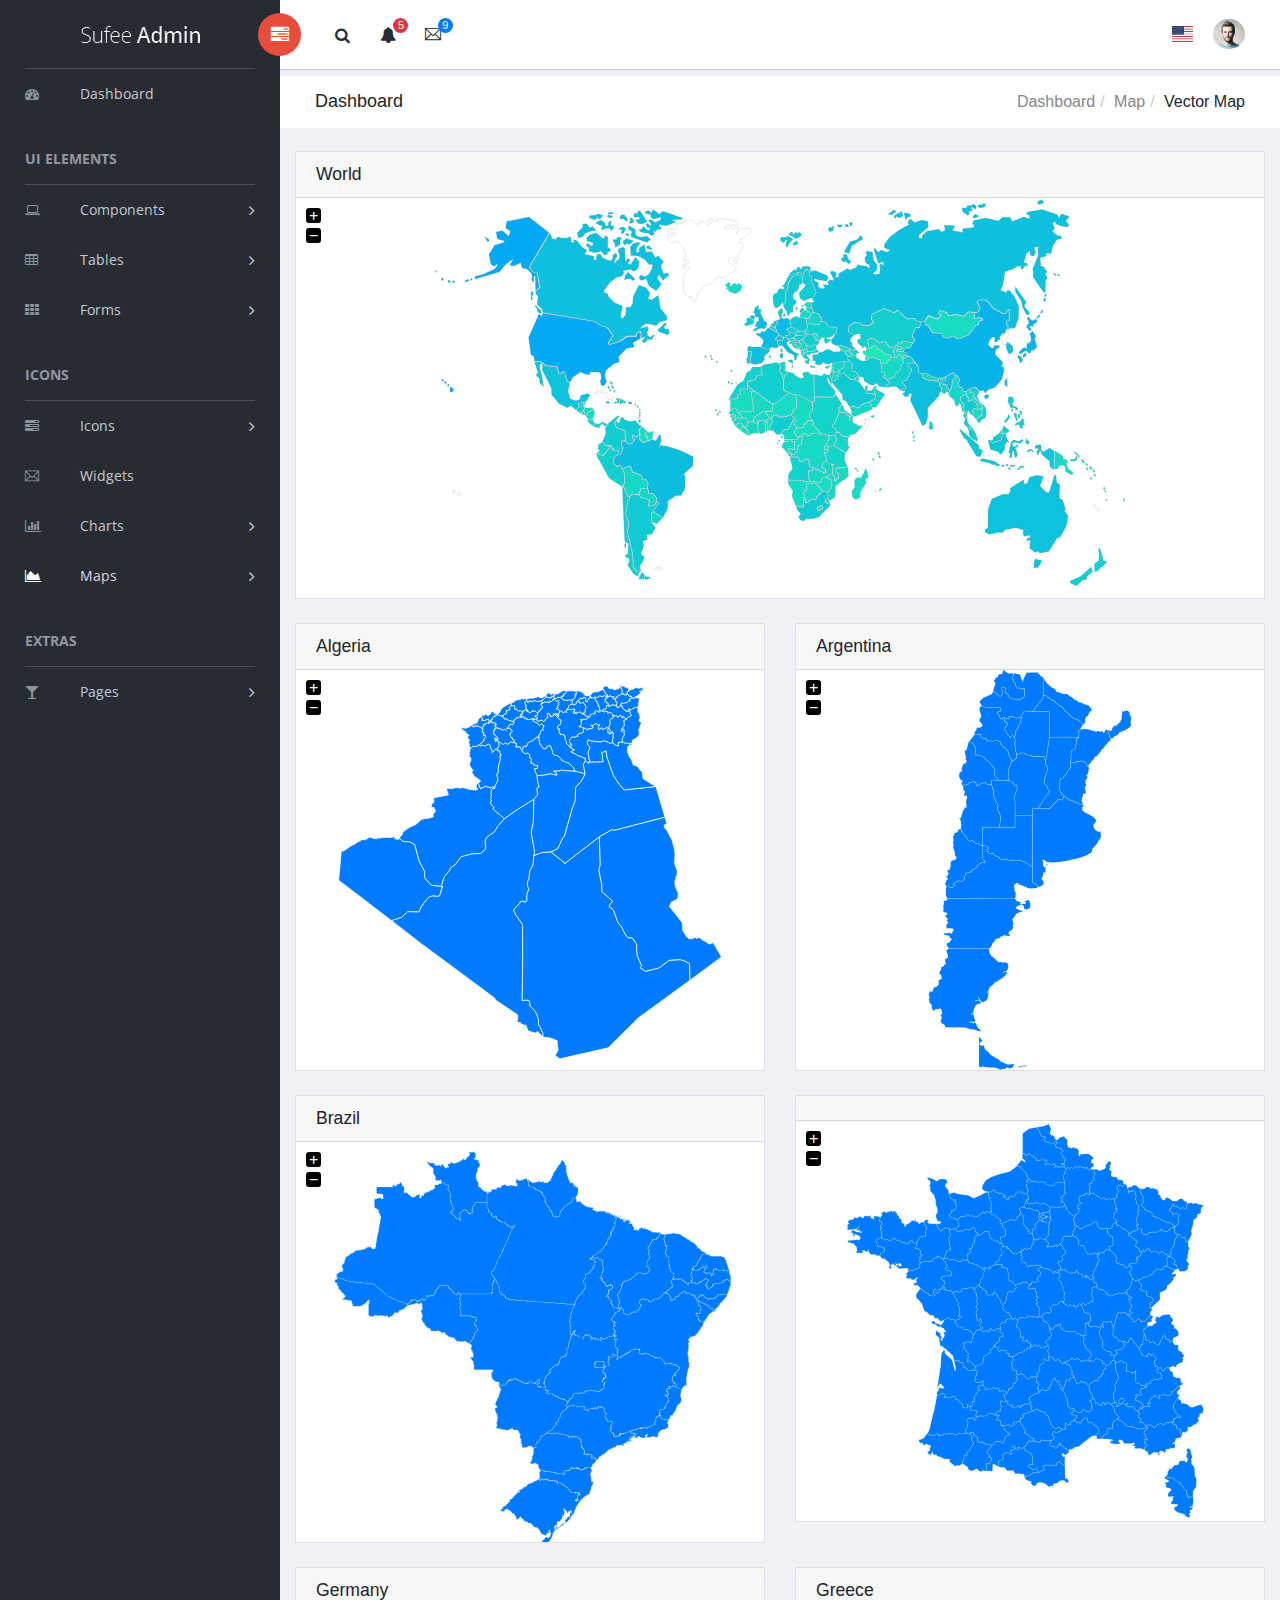
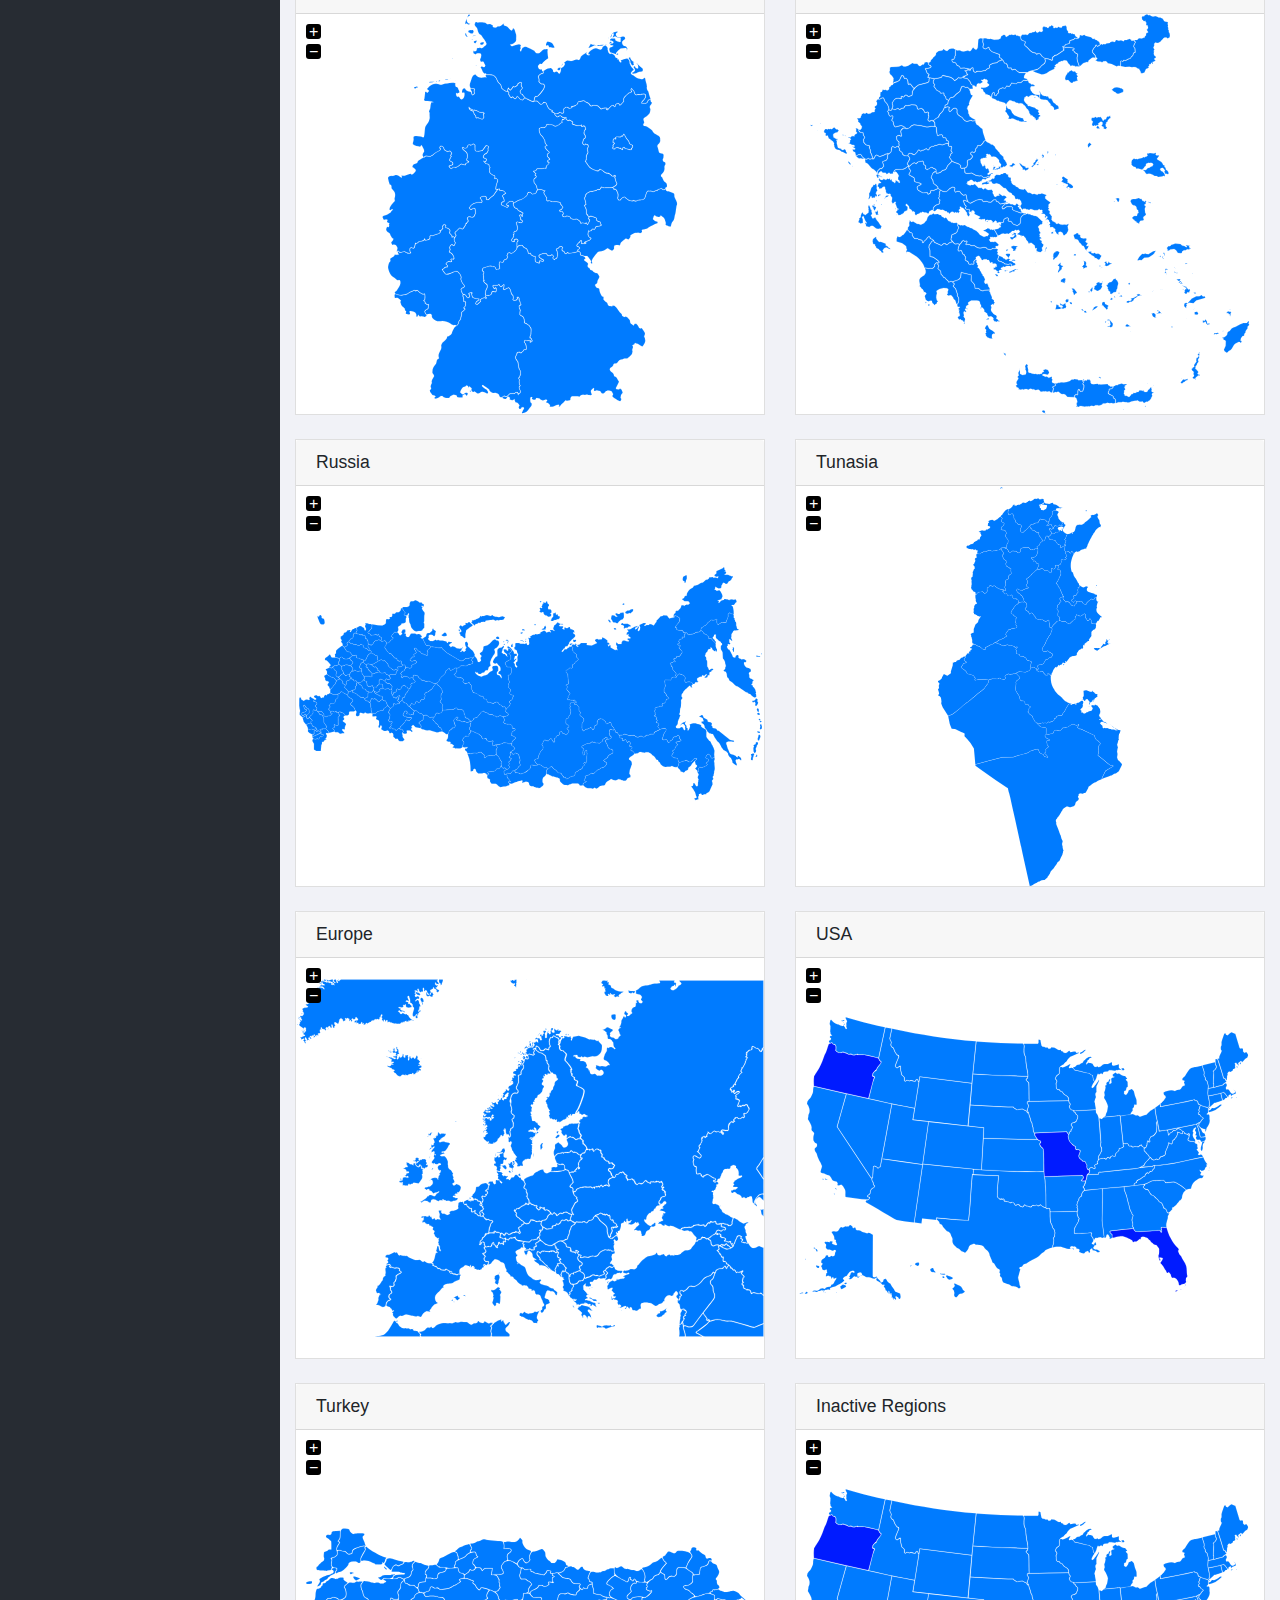
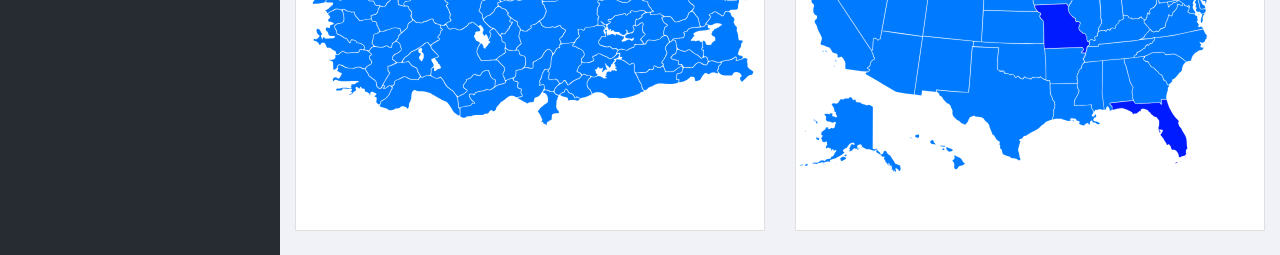
<file: PanelDeControl2/maps-vector.html>
<!doctype html>
<!--[if lt IE 7]>      <html class="no-js lt-ie9 lt-ie8 lt-ie7" lang=""> <![endif]-->
<!--[if IE 7]>         <html class="no-js lt-ie9 lt-ie8" lang=""> <![endif]-->
<!--[if IE 8]>         <html class="no-js lt-ie9" lang=""> <![endif]-->
<!--[if gt IE 8]><!--> <html class="no-js" lang=""> <!--<![endif]-->
<head>
    <meta charset="utf-8">
    <meta http-equiv="X-UA-Compatible" content="IE=edge">
    <title>Sufee Admin - HTML5 Admin Template</title>
    <meta name="description" content="Sufee Admin - HTML5 Admin Template">
    <meta name="viewport" content="width=device-width, initial-scale=1">

    <link rel="apple-touch-icon" href="apple-icon.png">
    <link rel="shortcut icon" href="favicon.ico">

    <link rel="stylesheet" href="assets/css/normalize.css">
    <link rel="stylesheet" href="assets/css/bootstrap.min.css">
    <link rel="stylesheet" href="assets/css/font-awesome.min.css">
    <link rel="stylesheet" href="assets/css/themify-icons.css">
    <link rel="stylesheet" href="assets/css/flag-icon.min.css">
    <link rel="stylesheet" href="assets/css/cs-skin-elastic.css">

    <link href="assets/css/lib/vector-map/jqvmap.min.css" rel="stylesheet">
    <link rel="stylesheet" href="assets/scss/style.css">

    <link href='https://fonts.googleapis.com/css?family=Open+Sans:400,600,700,800' rel='stylesheet' type='text/css'>

    <!-- <script type="text/javascript" src="https://cdn.jsdelivr.net/html5shiv/3.7.3/html5shiv.min.js"></script> -->

</head>
<body>
        <!-- Left Panel -->

    <aside id="left-panel" class="left-panel">
        <nav class="navbar navbar-expand-sm navbar-default">

            <div class="navbar-header">
                <button class="navbar-toggler" type="button" data-toggle="collapse" data-target="#main-menu" aria-controls="main-menu" aria-expanded="false" aria-label="Toggle navigation">
                    <i class="fa fa-bars"></i>
                </button>
                <a class="navbar-brand" href="./"><img src="images/logo.png" alt="Logo"></a>
                <a class="navbar-brand hidden" href="./"><img src="images/logo2.png" alt="Logo"></a>
            </div>

            <div id="main-menu" class="main-menu collapse navbar-collapse">
                <ul class="nav navbar-nav">
                    <li>
                        <a href="index.html"> <i class="menu-icon fa fa-dashboard"></i>Dashboard </a>
                    </li>
                    <h3 class="menu-title">UI elements</h3><!-- /.menu-title -->
                    <li class="menu-item-has-children dropdown">
                        <a href="#" class="dropdown-toggle" data-toggle="dropdown" aria-haspopup="true" aria-expanded="false"> <i class="menu-icon fa fa-laptop"></i>Components</a>
                        <ul class="sub-menu children dropdown-menu">
                            <li><i class="fa fa-puzzle-piece"></i><a href="ui-buttons.html">Buttons</a></li>
                            <li><i class="fa fa-id-badge"></i><a href="ui-badges.html">Badges</a></li>
                            <li><i class="fa fa-bars"></i><a href="ui-tabs.html">Tabs</a></li>
                            <li><i class="fa fa-share-square-o"></i><a href="ui-social-buttons.html">Social Buttons</a></li>
                            <li><i class="fa fa-id-card-o"></i><a href="ui-cards.html">Cards</a></li>
                            <li><i class="fa fa-exclamation-triangle"></i><a href="ui-alerts.html">Alerts</a></li>
                            <li><i class="fa fa-spinner"></i><a href="ui-progressbar.html">Progress Bars</a></li>
                            <li><i class="fa fa-fire"></i><a href="ui-modals.html">Modals</a></li>
                            <li><i class="fa fa-book"></i><a href="ui-switches.html">Switches</a></li>
                            <li><i class="fa fa-th"></i><a href="ui-grids.html">Grids</a></li>
                            <li><i class="fa fa-file-word-o"></i><a href="ui-typgraphy.html">Typography</a></li>
                        </ul>
                    </li>
                    <li class="menu-item-has-children dropdown">
                        <a href="#" class="dropdown-toggle" data-toggle="dropdown" aria-haspopup="true" aria-expanded="false"> <i class="menu-icon fa fa-table"></i>Tables</a>
                        <ul class="sub-menu children dropdown-menu">
                            <li><i class="fa fa-table"></i><a href="tables-basic.html">Basic Table</a></li>
                            <li><i class="fa fa-table"></i><a href="tables-data.html">Data Table</a></li>
                        </ul>
                    </li>
                    <li class="menu-item-has-children dropdown">
                        <a href="#" class="dropdown-toggle" data-toggle="dropdown" aria-haspopup="true" aria-expanded="false"> <i class="menu-icon fa fa-th"></i>Forms</a>
                        <ul class="sub-menu children dropdown-menu">
                            <li><i class="menu-icon fa fa-th"></i><a href="forms-basic.html">Basic Form</a></li>
                            <li><i class="menu-icon fa fa-th"></i><a href="forms-advanced.html">Advanced Form</a></li>
                        </ul>
                    </li>

                    <h3 class="menu-title">Icons</h3><!-- /.menu-title -->

                    <li class="menu-item-has-children dropdown">
                        <a href="#" class="dropdown-toggle" data-toggle="dropdown" aria-haspopup="true" aria-expanded="false"> <i class="menu-icon fa fa-tasks"></i>Icons</a>
                        <ul class="sub-menu children dropdown-menu">
                            <li><i class="menu-icon fa fa-fort-awesome"></i><a href="font-fontawesome.html">Font Awesome</a></li>
                            <li><i class="menu-icon ti-themify-logo"></i><a href="font-themify.html">Themefy Icons</a></li>
                        </ul>
                    </li>
                    <li>
                        <a href="widgets.html"> <i class="menu-icon ti-email"></i>Widgets </a>
                    </li>
                    <li class="menu-item-has-children dropdown">
                        <a href="#" class="dropdown-toggle" data-toggle="dropdown" aria-haspopup="true" aria-expanded="false"> <i class="menu-icon fa fa-bar-chart"></i>Charts</a>
                        <ul class="sub-menu children dropdown-menu">
                            <li><i class="menu-icon fa fa-line-chart"></i><a href="charts-chartjs.html">Chart JS</a></li>
                            <li><i class="menu-icon fa fa-area-chart"></i><a href="charts-flot.html">Flot Chart</a></li>
                            <li><i class="menu-icon fa fa-pie-chart"></i><a href="charts-peity.html">Peity Chart</a></li>
                        </ul>
                    </li>

                    <li class="menu-item-has-children active dropdown">
                        <a href="#" class="dropdown-toggle" data-toggle="dropdown" aria-haspopup="true" aria-expanded="false"> <i class="menu-icon fa fa-area-chart"></i>Maps</a>
                        <ul class="sub-menu children dropdown-menu">
                            <li><i class="menu-icon fa fa-map-o"></i><a href="maps-gmap.html">Google Maps</a></li>
                            <li><i class="menu-icon fa fa-street-view"></i><a href="maps-vector.html">Vector Maps</a></li>
                        </ul>
                    </li>
                    <h3 class="menu-title">Extras</h3><!-- /.menu-title -->
                    <li class="menu-item-has-children dropdown">
                        <a href="#" class="dropdown-toggle" data-toggle="dropdown" aria-haspopup="true" aria-expanded="false"> <i class="menu-icon fa fa-glass"></i>Pages</a>
                        <ul class="sub-menu children dropdown-menu">
                            <li><i class="menu-icon fa fa-sign-in"></i><a href="page-login.html">Login</a></li>
                            <li><i class="menu-icon fa fa-sign-in"></i><a href="page-register.html">Register</a></li>
                            <li><i class="menu-icon fa fa-paper-plane"></i><a href="pages-forget.html">Forget Pass</a></li>
                        </ul>
                    </li>
                </ul>
            </div><!-- /.navbar-collapse -->
        </nav>
    </aside><!-- /#left-panel -->

    <!-- Left Panel -->

    <!-- Right Panel -->

    <div id="right-panel" class="right-panel">

        <!-- Header-->
        <header id="header" class="header">

            <div class="header-menu">

                <div class="col-sm-7">
                    <a id="menuToggle" class="menutoggle pull-left"><i class="fa fa fa-tasks"></i></a>
                    <div class="header-left">
                        <button class="search-trigger"><i class="fa fa-search"></i></button>
                        <div class="form-inline">
                            <form class="search-form">
                                <input class="form-control mr-sm-2" type="text" placeholder="Search ..." aria-label="Search">
                                <button class="search-close" type="submit"><i class="fa fa-close"></i></button>
                            </form>
                        </div>

                        <div class="dropdown for-notification">
                          <button class="btn btn-secondary dropdown-toggle" type="button" id="notification" data-toggle="dropdown" aria-haspopup="true" aria-expanded="false">
                            <i class="fa fa-bell"></i>
                            <span class="count bg-danger">5</span>
                          </button>
                          <div class="dropdown-menu" aria-labelledby="notification">
                            <p class="red">You have 3 Notification</p>
                            <a class="dropdown-item media bg-flat-color-1" href="#">
                                <i class="fa fa-check"></i>
                                <p>Server #1 overloaded.</p>
                            </a>
                            <a class="dropdown-item media bg-flat-color-4" href="#">
                                <i class="fa fa-info"></i>
                                <p>Server #2 overloaded.</p>
                            </a>
                            <a class="dropdown-item media bg-flat-color-5" href="#">
                                <i class="fa fa-warning"></i>
                                <p>Server #3 overloaded.</p>
                            </a>
                          </div>
                        </div>

                        <div class="dropdown for-message">
                          <button class="btn btn-secondary dropdown-toggle" type="button"
                                id="message"
                                data-toggle="dropdown" aria-haspopup="true" aria-expanded="false">
                            <i class="ti-email"></i>
                            <span class="count bg-primary">9</span>
                          </button>
                          <div class="dropdown-menu" aria-labelledby="message">
                            <p class="red">You have 4 Mails</p>
                            <a class="dropdown-item media bg-flat-color-1" href="#">
                                <span class="photo media-left"><img alt="avatar" src="images/avatar/1.jpg"></span>
                                <span class="message media-body">
                                    <span class="name float-left">Jonathan Smith</span>
                                    <span class="time float-right">Just now</span>
                                        <p>Hello, this is an example msg</p>
                                </span>
                            </a>
                            <a class="dropdown-item media bg-flat-color-4" href="#">
                                <span class="photo media-left"><img alt="avatar" src="images/avatar/2.jpg"></span>
                                <span class="message media-body">
                                    <span class="name float-left">Jack Sanders</span>
                                    <span class="time float-right">5 minutes ago</span>
                                        <p>Lorem ipsum dolor sit amet, consectetur</p>
                                </span>
                            </a>
                            <a class="dropdown-item media bg-flat-color-5" href="#">
                                <span class="photo media-left"><img alt="avatar" src="images/avatar/3.jpg"></span>
                                <span class="message media-body">
                                    <span class="name float-left">Cheryl Wheeler</span>
                                    <span class="time float-right">10 minutes ago</span>
                                        <p>Hello, this is an example msg</p>
                                </span>
                            </a>
                            <a class="dropdown-item media bg-flat-color-3" href="#">
                                <span class="photo media-left"><img alt="avatar" src="images/avatar/4.jpg"></span>
                                <span class="message media-body">
                                    <span class="name float-left">Rachel Santos</span>
                                    <span class="time float-right">15 minutes ago</span>
                                        <p>Lorem ipsum dolor sit amet, consectetur</p>
                                </span>
                            </a>
                          </div>
                        </div>
                    </div>
                </div>

                <div class="col-sm-5">
                    <div class="user-area dropdown float-right">
                        <a href="#" class="dropdown-toggle" data-toggle="dropdown" aria-haspopup="true" aria-expanded="false">
                            <img class="user-avatar rounded-circle" src="images/admin.jpg" alt="User Avatar">
                        </a>

                        <div class="user-menu dropdown-menu">
                                <a class="nav-link" href="#"><i class="fa fa- user"></i>My Profile</a>

                                <a class="nav-link" href="#"><i class="fa fa- user"></i>Notifications <span class="count">13</span></a>

                                <a class="nav-link" href="#"><i class="fa fa -cog"></i>Settings</a>

                                <a class="nav-link" href="#"><i class="fa fa-power -off"></i>Logout</a>
                        </div>
                    </div>

                    <div class="language-select dropdown" id="language-select">
                        <a class="dropdown-toggle" href="#" data-toggle="dropdown"  id="language" aria-haspopup="true" aria-expanded="true">
                            <i class="flag-icon flag-icon-us"></i>
                        </a>
                        <div class="dropdown-menu" aria-labelledby="language" >
                            <div class="dropdown-item">
                                <span class="flag-icon flag-icon-fr"></span>
                            </div>
                            <div class="dropdown-item">
                                <i class="flag-icon flag-icon-es"></i>
                            </div>
                            <div class="dropdown-item">
                                <i class="flag-icon flag-icon-us"></i>
                            </div>
                            <div class="dropdown-item">
                                <i class="flag-icon flag-icon-it"></i>
                            </div>
                        </div>
                    </div>

                </div>
            </div>

        </header><!-- /header -->
        <!-- Header-->

        <div class="breadcrumbs">
            <div class="col-sm-4">
                <div class="page-header float-left">
                    <div class="page-title">
                        <h1>Dashboard</h1>
                    </div>
                </div>
            </div>
            <div class="col-sm-8">
                <div class="page-header float-right">
                    <div class="page-title">
                        <ol class="breadcrumb text-right">
                            <li><a href="#">Dashboard</a></li>
                            <li><a href="#">Map</a></li>
                            <li class="active">Vector map</li>
                        </ol>
                    </div>
                </div>
            </div>
        </div>

        <div class="content mt-3">
            <div class="animated fadeIn">

                 <div class="row">
                        <div class="col-lg-12">
                            <div class="card">
                                <div class="card-header">
                                    <h4>World</h4>
                                </div>
                                <div class="Vector-map-js">
                                    <div id="vmap" class="vmap"></div>
                                </div>
                            </div>
                            <!-- /# card -->
                        </div>
                        <!-- /# column -->

                        <div class="col-lg-6">
                            <div class="card">
                                <div class="card-header">
                                    <h4>Algeria</h4>
                                </div>
                                <div class="Vector-map-js">
                                    <div id="vmap2" class="vmap"></div>
                                </div>
                            </div>
                            <!-- /# card -->
                        </div>
                        <!-- /# column -->

                        <div class="col-lg-6">
                            <div class="card">
                                <div class="card-header">
                                    <h4>Argentina</h4>
                                </div>
                                <div class="Vector-map-js">
                                    <div id="vmap3" class="vmap"></div>
                                </div>
                            </div>
                            <!-- /# card -->
                        </div>
                        <!-- /# column -->

                        <div class="col-lg-6">
                            <div class="card">
                                <div class="card-header">
                                    <h4>Brazil</h4>
                                </div>
                                <div class="Vector-map-js">
                                    <div id="vmap4" class="vmap"></div>
                                </div>
                            </div>
                            <!-- /# card -->
                        </div>
                        <!-- /# column -->

                        <div class="col-lg-6">
                            <div class="card">
                                <div class="card-header">
                                </div>
                                <div class="Vector-map-js">
                                    <div id="vmap5" class="vmap"></div>
                                </div>
                            </div>
                            <!-- /# card -->
                        </div>
                        <!-- /# column -->

                        <div class="col-lg-6">
                            <div class="card">
                                <div class="card-header">
                                    <h4>Germany</h4>
                                </div>
                                <div class="Vector-map-js">
                                    <div id="vmap6" class="vmap"></div>
                                </div>
                            </div>
                            <!-- /# card -->
                        </div>
                        <!-- /# column -->

                        <div class="col-lg-6">
                            <div class="card">
                                <div class="card-header">
                                    <h4>Greece</h4>
                                </div>
                                <div class="Vector-map-js">
                                    <div id="vmap7" class="vmap"></div>
                                </div>
                            </div>
                            <!-- /# card -->
                        </div>
                        <!-- /# column -->

                        <div class="col-lg-6">
                            <div class="card">
                                <div class="card-header">
                                    <h4>Russia</h4>
                                </div>
                                <div class="Vector-map-js">
                                    <div id="vmap10" class="vmap"></div>
                                </div>
                            </div>
                            <!-- /# card -->
                        </div>
                        <!-- /# column -->

                        <div class="col-lg-6">
                            <div class="card">
                                <div class="card-header">
                                    <h4>Tunasia</h4>
                                </div>
                                <div class="Vector-map-js">
                                    <div id="vmap11" class="vmap"></div>
                                </div>
                            </div>
                            <!-- /# card -->
                        </div>
                        <!-- /# column -->

                        <div class="col-lg-6">
                            <div class="card">
                                <div class="card-header">
                                    <h4>Europe</h4>
                                </div>
                                <div class="Vector-map-js">
                                    <div id="vmap12" class="vmap"></div>
                                </div>
                            </div>
                            <!-- /# card -->
                        </div>
                        <!-- /# column -->

                        <div class="col-lg-6">
                            <div class="card">
                                <div class="card-header">
                                    <h4>USA</h4>
                                </div>
                                <div class="Vector-map-js">
                                    <div id="vmap13" class="vmap"></div>
                                </div>
                            </div>
                            <!-- /# card -->
                        </div>
                        <!-- /# column -->

                        <div class="col-lg-6">
                            <div class="card">
                                <div class="card-header">
                                    <h4>Turkey</h4>
                                </div>
                                <div class="Vector-map-js">
                                    <div id="vmap14" class="vmap"></div>
                                </div>
                            </div>
                            <!-- /# card -->
                        </div>
                        <!-- /# column -->

                        <div class="col-lg-6">
                            <div class="card">
                                <div class="card-header">
                                    <h4>Inactive Regions</h4>
                                </div>
                                <div class="Vector-map-js">
                                    <div id="vmap15" class="vmap"></div>
                                </div>
                            </div>
                            <!-- /# card -->
                        </div>
                        <!-- /# column -->



                    </div>
                    <!-- /# row -->


            </div><!-- .animated -->
        </div><!-- .content -->


    </div><!-- /#right-panel -->

    <!-- Right Panel -->


    <script src="assets/js/vendor/jquery-2.1.4.min.js"></script>
    <script src="assets/js/popper.min.js"></script>
    <script src="assets/js/plugins.js"></script>
    <script src="assets/js/main.js"></script>

    <script src="assets/js/lib/vector-map/jquery.vmap.js"></script>
    <!-- scripit init-->
    <script src="assets/js/lib/vector-map/jquery.vmap.min.js"></script>
    <!-- scripit init-->
    <script src="assets/js/lib/vector-map/jquery.vmap.sampledata.js"></script>
    <!-- scripit init-->
    <script src="assets/js/lib/vector-map/country/jquery.vmap.world.js"></script>
    <!-- scripit init-->
    <script src="assets/js/lib/vector-map/country/jquery.vmap.algeria.js"></script>
    <!-- scripit init-->
    <script src="assets/js/lib/vector-map/country/jquery.vmap.argentina.js"></script>
    <!-- scripit init-->
    <script src="assets/js/lib/vector-map/country/jquery.vmap.brazil.js"></script>
    <!-- scripit init-->
    <script src="assets/js/lib/vector-map/country/jquery.vmap.france.js"></script>
    <!-- scripit init-->
    <script src="assets/js/lib/vector-map/country/jquery.vmap.germany.js"></script>
    <!-- scripit init-->
    <script src="assets/js/lib/vector-map/country/jquery.vmap.greece.js"></script>
    <!-- scripit init-->
    <script src="assets/js/lib/vector-map/country/jquery.vmap.iran.js"></script>
    <!-- scripit init-->
    <script src="assets/js/lib/vector-map/country/jquery.vmap.iraq.js"></script>
    <!-- scripit init-->
    <script src="assets/js/lib/vector-map/country/jquery.vmap.russia.js"></script>
    <!-- scripit init-->
    <script src="assets/js/lib/vector-map/country/jquery.vmap.tunisia.js"></script>
    <!-- scripit init-->
    <script src="assets/js/lib/vector-map/country/jquery.vmap.europe.js"></script>
    <!-- scripit init-->
    <script src="assets/js/lib/vector-map/country/jquery.vmap.usa.js"></script>
    <!-- scripit init-->
    <script src="assets/js/lib/vector-map/country/jquery.vmap.turkey.js"></script>
    <!-- scripit init-->
    <script src="assets/js/lib/vector-map/vector.init.js"></script>




</body>
</html>
</file>
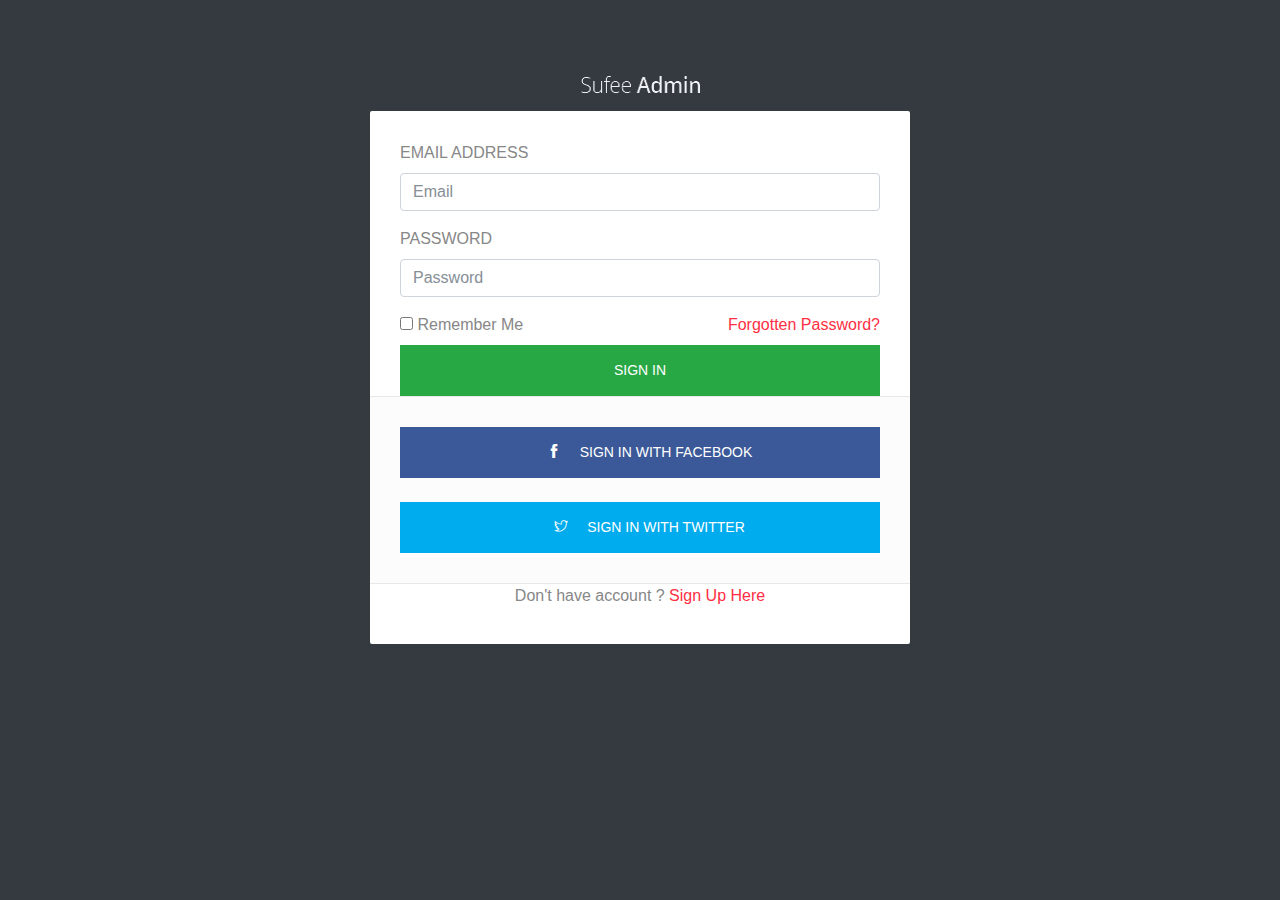
<file: PanelDeControl2/page-login.html>
<!doctype html>
<!--[if lt IE 7]>      <html class="no-js lt-ie9 lt-ie8 lt-ie7" lang=""> <![endif]-->
<!--[if IE 7]>         <html class="no-js lt-ie9 lt-ie8" lang=""> <![endif]-->
<!--[if IE 8]>         <html class="no-js lt-ie9" lang=""> <![endif]-->
<!--[if gt IE 8]><!--> <html class="no-js" lang=""> <!--<![endif]-->
<head>
    <meta charset="utf-8">
    <meta http-equiv="X-UA-Compatible" content="IE=edge">
    <title>Sufee Admin - HTML5 Admin Template</title>
    <meta name="description" content="Sufee Admin - HTML5 Admin Template">
    <meta name="viewport" content="width=device-width, initial-scale=1">

    <link rel="apple-touch-icon" href="apple-icon.png">
    <link rel="shortcut icon" href="favicon.ico">

    <link rel="stylesheet" href="assets/css/normalize.css">
    <link rel="stylesheet" href="assets/css/bootstrap.min.css">
    <link rel="stylesheet" href="assets/css/font-awesome.min.css">
    <link rel="stylesheet" href="assets/css/themify-icons.css">
    <link rel="stylesheet" href="assets/css/flag-icon.min.css">
    <link rel="stylesheet" href="assets/css/cs-skin-elastic.css">
    <!-- <link rel="stylesheet" href="assets/css/bootstrap-select.less"> -->
    <link rel="stylesheet" href="assets/scss/style.css">

    <link href='https://fonts.googleapis.com/css?family=Open+Sans:400,600,700,800' rel='stylesheet' type='text/css'>

    <!-- <script type="text/javascript" src="https://cdn.jsdelivr.net/html5shiv/3.7.3/html5shiv.min.js"></script> -->

</head>
<body class="bg-dark">


    <div class="sufee-login d-flex align-content-center flex-wrap">
        <div class="container">
            <div class="login-content">
                <div class="login-logo">
                    <a href="index.html">
                        <img class="align-content" src="images/logo.png" alt="">
                    </a>
                </div>
                <div class="login-form">
                    <form>
                        <div class="form-group">
                            <label>Email address</label>
                            <input type="email" class="form-control" placeholder="Email">
                        </div>
                        <div class="form-group">
                            <label>Password</label>
                            <input type="password" class="form-control" placeholder="Password">
                        </div>
                        <div class="checkbox">
                            <label>
                                <input type="checkbox"> Remember Me
                            </label>
                            <label class="pull-right">
                                <a href="#">Forgotten Password?</a>
                            </label>

                        </div>
                        <button type="submit" class="btn btn-success btn-flat m-b-30 m-t-30">Sign in</button>
                        <div class="social-login-content">
                            <div class="social-button">
                                <button type="button" class="btn social facebook btn-flat btn-addon mb-3"><i class="ti-facebook"></i>Sign in with facebook</button>
                                <button type="button" class="btn social twitter btn-flat btn-addon mt-2"><i class="ti-twitter"></i>Sign in with twitter</button>
                            </div>
                        </div>
                        <div class="register-link m-t-15 text-center">
                            <p>Don't have account ? <a href="#"> Sign Up Here</a></p>
                        </div>
                    </form>
                </div>
            </div>
        </div>
    </div>


    <script src="assets/js/vendor/jquery-2.1.4.min.js"></script>
    <script src="assets/js/popper.min.js"></script>
    <script src="assets/js/plugins.js"></script>
    <script src="assets/js/main.js"></script>


</body>
</html>
</file>
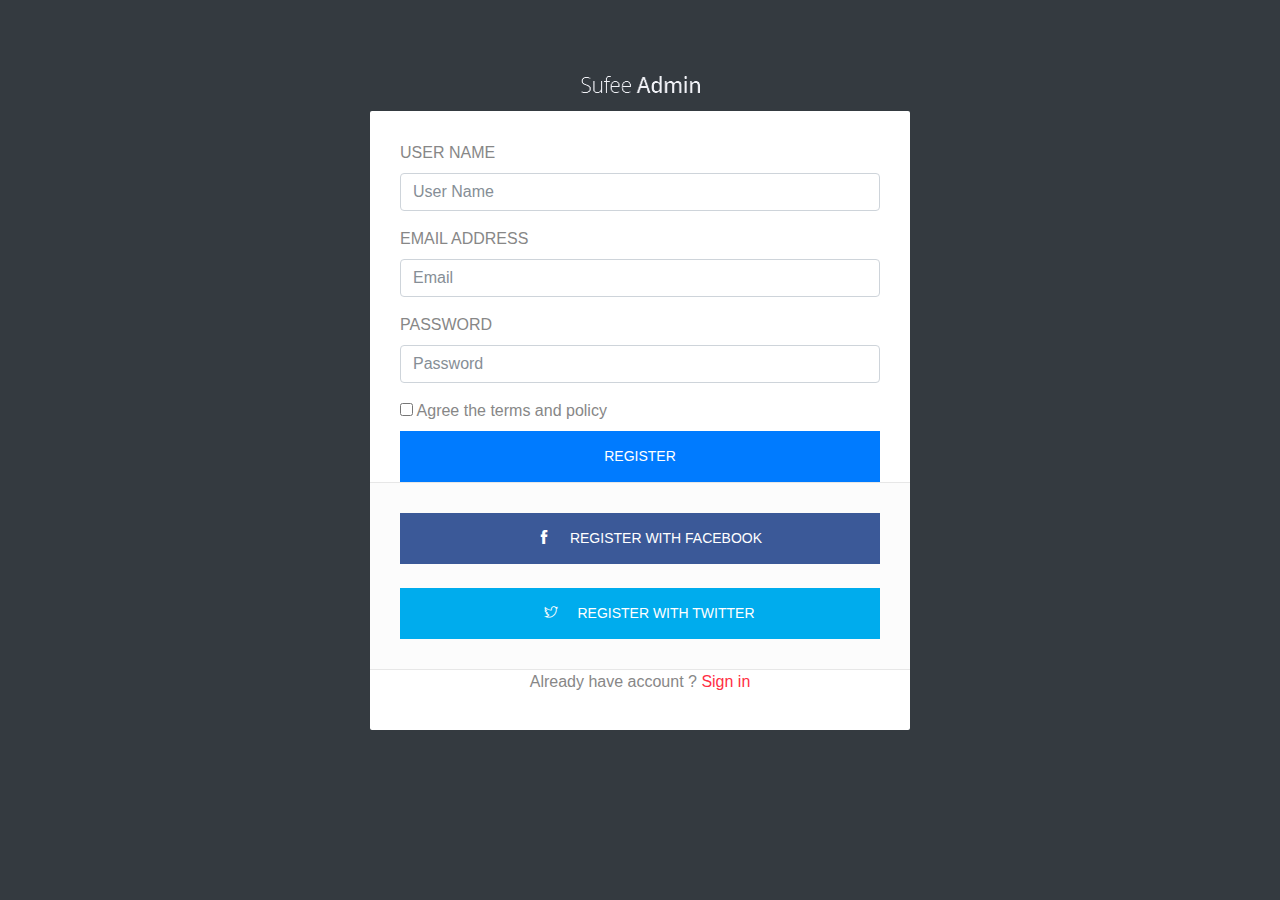
<file: PanelDeControl2/page-register.html>
<!doctype html>
<!--[if lt IE 7]>      <html class="no-js lt-ie9 lt-ie8 lt-ie7" lang=""> <![endif]-->
<!--[if IE 7]>         <html class="no-js lt-ie9 lt-ie8" lang=""> <![endif]-->
<!--[if IE 8]>         <html class="no-js lt-ie9" lang=""> <![endif]-->
<!--[if gt IE 8]><!--> <html class="no-js" lang=""> <!--<![endif]-->
<head>
    <meta charset="utf-8">
    <meta http-equiv="X-UA-Compatible" content="IE=edge">
    <title>Sufee Admin - HTML5 Admin Template</title>
    <meta name="description" content="Sufee Admin - HTML5 Admin Template">
    <meta name="viewport" content="width=device-width, initial-scale=1">

    <link rel="apple-touch-icon" href="apple-icon.png">
    <link rel="shortcut icon" href="favicon.ico">

    <link rel="stylesheet" href="assets/css/normalize.css">
    <link rel="stylesheet" href="assets/css/bootstrap.min.css">
    <link rel="stylesheet" href="assets/css/font-awesome.min.css">
    <link rel="stylesheet" href="assets/css/themify-icons.css">
    <link rel="stylesheet" href="assets/css/flag-icon.min.css">
    <link rel="stylesheet" href="assets/css/cs-skin-elastic.css">
    <!-- <link rel="stylesheet" href="assets/css/bootstrap-select.less"> -->
    <link rel="stylesheet" href="assets/scss/style.css">

    <link href='https://fonts.googleapis.com/css?family=Open+Sans:400,600,700,800' rel='stylesheet' type='text/css'>

    <!-- <script type="text/javascript" src="https://cdn.jsdelivr.net/html5shiv/3.7.3/html5shiv.min.js"></script> -->

</head>
<body class="bg-dark">


    <div class="sufee-login d-flex align-content-center flex-wrap">
        <div class="container">
            <div class="login-content">
                <div class="login-logo">
                    <a href="index.html">
                        <img class="align-content" src="images/logo.png" alt="">
                    </a>
                </div>
                <div class="login-form">
                    <form>
                        <div class="form-group">
                            <label>User Name</label>
                            <input type="email" class="form-control" placeholder="User Name">
                        </div>
                        <div class="form-group">
                            <label>Email address</label>
                            <input type="email" class="form-control" placeholder="Email">
                        </div>
                        <div class="form-group">
                            <label>Password</label>
                            <input type="password" class="form-control" placeholder="Password">
                        </div>
                        <div class="checkbox">
                            <label>
                                <input type="checkbox"> Agree the terms and policy
                            </label>
                        </div>
                        <button type="submit" class="btn btn-primary btn-flat m-b-30 m-t-30">Register</button>
                        <div class="social-login-content">
                            <div class="social-button">
                                <button type="button" class="btn social facebook btn-flat btn-addon mb-3"><i class="ti-facebook"></i>Register with facebook</button>
                                <button type="button" class="btn social twitter btn-flat btn-addon mt-2"><i class="ti-twitter"></i>Register with twitter</button>
                            </div>
                        </div>
                        <div class="register-link m-t-15 text-center">
                            <p>Already have account ? <a href="#"> Sign in</a></p>
                        </div>
                    </form>
                </div>
            </div>
        </div>
    </div>


    <script src="assets/js/vendor/jquery-2.1.4.min.js"></script>
    <script src="assets/js/popper.min.js"></script>
    <script src="assets/js/plugins.js"></script>
    <script src="assets/js/main.js"></script>


</body>
</html>
</file>
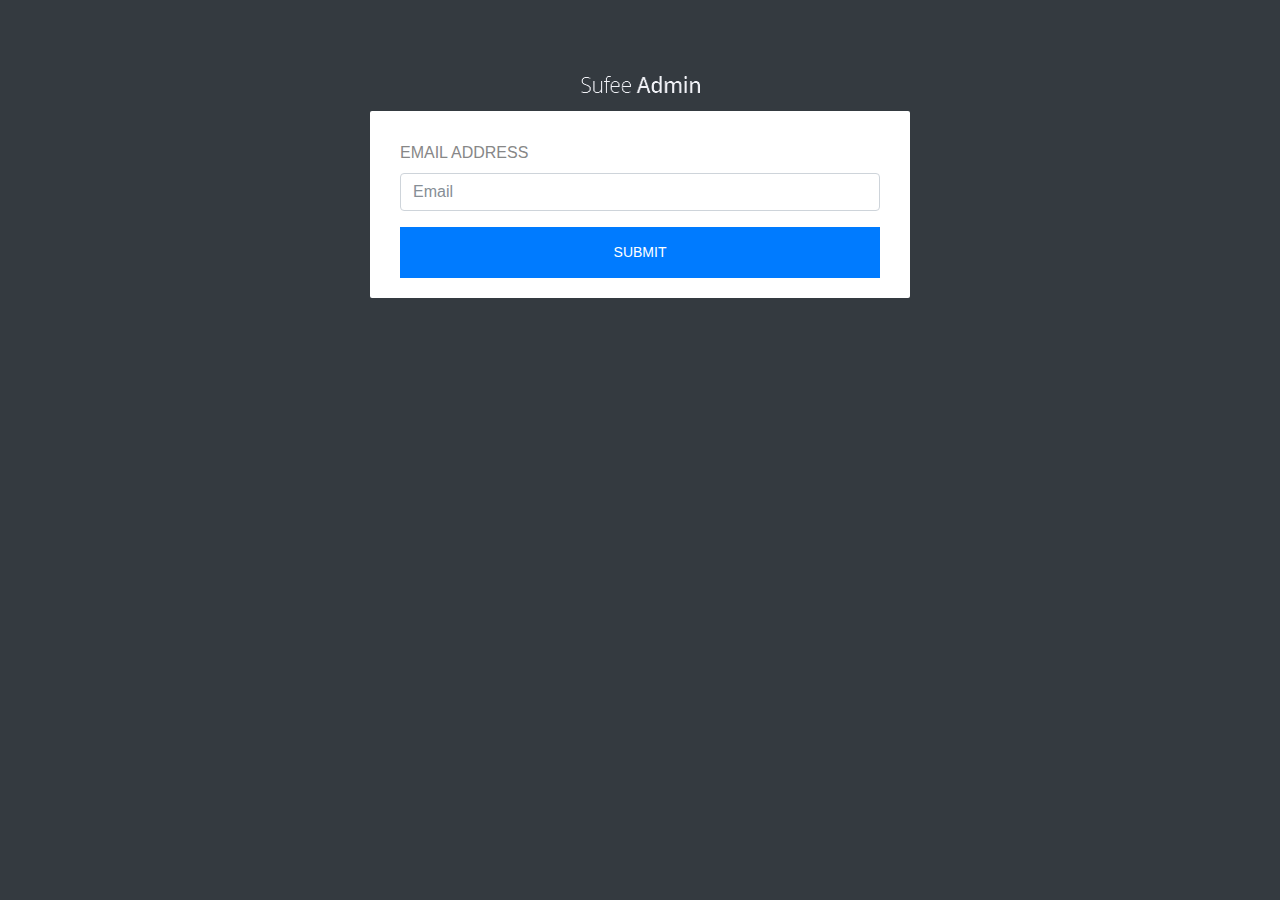
<file: PanelDeControl2/pages-forget.html>
<!doctype html>
<!--[if lt IE 7]>      <html class="no-js lt-ie9 lt-ie8 lt-ie7" lang=""> <![endif]-->
<!--[if IE 7]>         <html class="no-js lt-ie9 lt-ie8" lang=""> <![endif]-->
<!--[if IE 8]>         <html class="no-js lt-ie9" lang=""> <![endif]-->
<!--[if gt IE 8]><!--> <html class="no-js" lang=""> <!--<![endif]-->
<head>
    <meta charset="utf-8">
    <meta http-equiv="X-UA-Compatible" content="IE=edge">
    <title>Sufee Admin - HTML5 Admin Template</title>
    <meta name="description" content="Sufee Admin - HTML5 Admin Template">
    <meta name="viewport" content="width=device-width, initial-scale=1">

    <link rel="apple-touch-icon" href="apple-icon.png">
    <link rel="shortcut icon" href="favicon.ico">

    <link rel="stylesheet" href="assets/css/normalize.css">
    <link rel="stylesheet" href="assets/css/bootstrap.min.css">
    <link rel="stylesheet" href="assets/css/font-awesome.min.css">
    <link rel="stylesheet" href="assets/css/themify-icons.css">
    <link rel="stylesheet" href="assets/css/flag-icon.min.css">
    <link rel="stylesheet" href="assets/css/cs-skin-elastic.css">
    <!-- <link rel="stylesheet" href="assets/css/bootstrap-select.less"> -->
    <link rel="stylesheet" href="assets/scss/style.css">

    <link href='https://fonts.googleapis.com/css?family=Open+Sans:400,600,700,800' rel='stylesheet' type='text/css'>

    <!-- <script type="text/javascript" src="https://cdn.jsdelivr.net/html5shiv/3.7.3/html5shiv.min.js"></script> -->

</head>
<body class="bg-dark">


    <div class="sufee-login d-flex align-content-center flex-wrap">
        <div class="container">
            <div class="login-content">
                <div class="login-logo">
                    <a href="index.html">
                        <img class="align-content" src="images/logo.png" alt="">
                    </a>
                </div>
                <div class="login-form">
                    <form>
                        <div class="form-group">
                            <label>Email address</label>
                            <input type="email" class="form-control" placeholder="Email">
                        </div>
                        <button type="submit" class="btn btn-primary btn-flat m-b-15">Submit</button>

                    </form>
                </div>
            </div>
        </div>
    </div>


    <script src="assets/js/vendor/jquery-2.1.4.min.js"></script>
    <script src="assets/js/popper.min.js"></script>
    <script src="assets/js/plugins.js"></script>
    <script src="assets/js/main.js"></script>


</body>
</html>
</file>
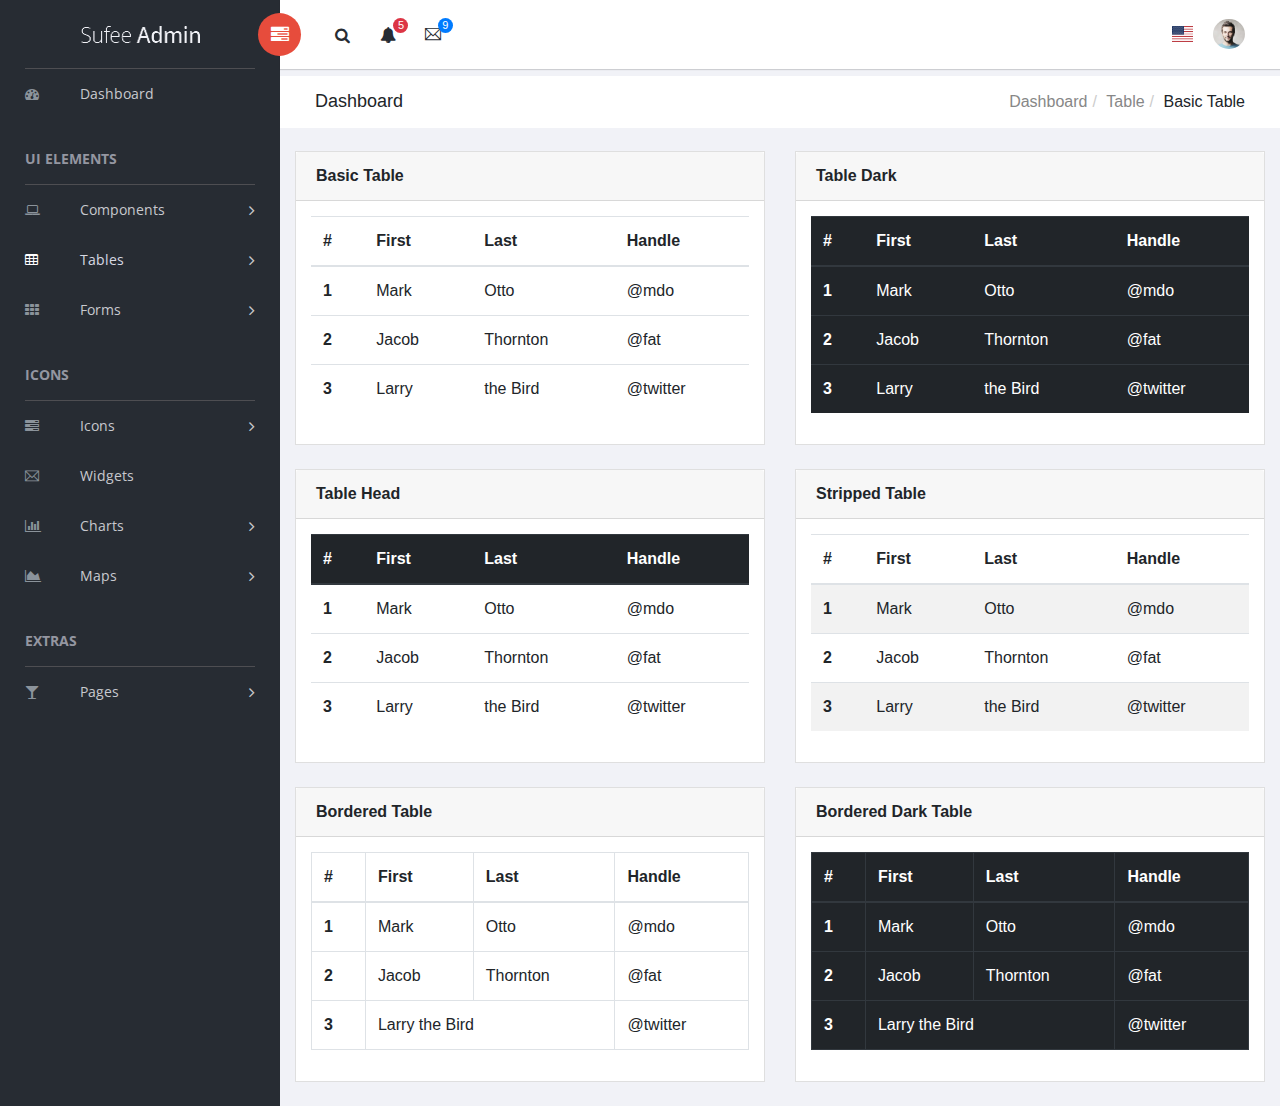
<file: PanelDeControl2/tables-basic.html>
<!doctype html>
<!--[if lt IE 7]>      <html class="no-js lt-ie9 lt-ie8 lt-ie7" lang=""> <![endif]-->
<!--[if IE 7]>         <html class="no-js lt-ie9 lt-ie8" lang=""> <![endif]-->
<!--[if IE 8]>         <html class="no-js lt-ie9" lang=""> <![endif]-->
<!--[if gt IE 8]><!--> <html class="no-js" lang=""> <!--<![endif]-->
<head>
    <meta charset="utf-8">
    <meta http-equiv="X-UA-Compatible" content="IE=edge">
    <title>Sufee Admin - HTML5 Admin Template</title>
    <meta name="description" content="Sufee Admin - HTML5 Admin Template">
    <meta name="viewport" content="width=device-width, initial-scale=1">

    <link rel="apple-touch-icon" href="apple-icon.png">
    <link rel="shortcut icon" href="favicon.ico">

    <link rel="stylesheet" href="assets/css/normalize.css">
    <link rel="stylesheet" href="assets/css/bootstrap.min.css">
    <link rel="stylesheet" href="assets/css/font-awesome.min.css">
    <link rel="stylesheet" href="assets/css/themify-icons.css">
    <link rel="stylesheet" href="assets/css/flag-icon.min.css">
    <link rel="stylesheet" href="assets/css/cs-skin-elastic.css">
    <!-- <link rel="stylesheet" href="assets/css/bootstrap-select.less"> -->
    <link rel="stylesheet" href="assets/scss/style.css">

    <link href='https://fonts.googleapis.com/css?family=Open+Sans:400,600,700,800' rel='stylesheet' type='text/css'>

    <!-- <script type="text/javascript" src="https://cdn.jsdelivr.net/html5shiv/3.7.3/html5shiv.min.js"></script> -->

</head>
<body>
        <!-- Left Panel -->

    <aside id="left-panel" class="left-panel">
        <nav class="navbar navbar-expand-sm navbar-default">

            <div class="navbar-header">
                <button class="navbar-toggler" type="button" data-toggle="collapse" data-target="#main-menu" aria-controls="main-menu" aria-expanded="false" aria-label="Toggle navigation">
                    <i class="fa fa-bars"></i>
                </button>
                <a class="navbar-brand" href="./"><img src="images/logo.png" alt="Logo"></a>
                <a class="navbar-brand hidden" href="./"><img src="images/logo2.png" alt="Logo"></a>
            </div>

            <div id="main-menu" class="main-menu collapse navbar-collapse">
                <ul class="nav navbar-nav">
                    <li>
                        <a href="index.html"> <i class="menu-icon fa fa-dashboard"></i>Dashboard </a>
                    </li>
                    <h3 class="menu-title">UI elements</h3><!-- /.menu-title -->
                    <li class="menu-item-has-children dropdown">
                        <a href="#" class="dropdown-toggle" data-toggle="dropdown" aria-haspopup="true" aria-expanded="false"> <i class="menu-icon fa fa-laptop"></i>Components</a>
                        <ul class="sub-menu children dropdown-menu">
                            <li><i class="fa fa-puzzle-piece"></i><a href="ui-buttons.html">Buttons</a></li>
                            <li><i class="fa fa-id-badge"></i><a href="ui-badges.html">Badges</a></li>
                            <li><i class="fa fa-bars"></i><a href="ui-tabs.html">Tabs</a></li>
                            <li><i class="fa fa-share-square-o"></i><a href="ui-social-buttons.html">Social Buttons</a></li>
                            <li><i class="fa fa-id-card-o"></i><a href="ui-cards.html">Cards</a></li>
                            <li><i class="fa fa-exclamation-triangle"></i><a href="ui-alerts.html">Alerts</a></li>
                            <li><i class="fa fa-spinner"></i><a href="ui-progressbar.html">Progress Bars</a></li>
                            <li><i class="fa fa-fire"></i><a href="ui-modals.html">Modals</a></li>
                            <li><i class="fa fa-book"></i><a href="ui-switches.html">Switches</a></li>
                            <li><i class="fa fa-th"></i><a href="ui-grids.html">Grids</a></li>
                            <li><i class="fa fa-file-word-o"></i><a href="ui-typgraphy.html">Typography</a></li>
                        </ul>
                    </li>
                    <li class="menu-item-has-children active dropdown">
                        <a href="#" class="dropdown-toggle" data-toggle="dropdown" aria-haspopup="true" aria-expanded="false"> <i class="menu-icon fa fa-table"></i>Tables</a>
                        <ul class="sub-menu children dropdown-menu">
                            <li><i class="fa fa-table"></i><a href="tables-basic.html">Basic Table</a></li>
                            <li><i class="fa fa-table"></i><a href="tables-data.html">Data Table</a></li>
                        </ul>
                    </li>
                    <li class="menu-item-has-children dropdown">
                        <a href="#" class="dropdown-toggle" data-toggle="dropdown" aria-haspopup="true" aria-expanded="false"> <i class="menu-icon fa fa-th"></i>Forms</a>
                        <ul class="sub-menu children dropdown-menu">
                            <li><i class="menu-icon fa fa-th"></i><a href="forms-basic.html">Basic Form</a></li>
                            <li><i class="menu-icon fa fa-th"></i><a href="forms-advanced.html">Advanced Form</a></li>
                        </ul>
                    </li>

                    <h3 class="menu-title">Icons</h3><!-- /.menu-title -->

                    <li class="menu-item-has-children dropdown">
                        <a href="#" class="dropdown-toggle" data-toggle="dropdown" aria-haspopup="true" aria-expanded="false"> <i class="menu-icon fa fa-tasks"></i>Icons</a>
                        <ul class="sub-menu children dropdown-menu">
                            <li><i class="menu-icon fa fa-fort-awesome"></i><a href="font-fontawesome.html">Font Awesome</a></li>
                            <li><i class="menu-icon ti-themify-logo"></i><a href="font-themify.html">Themefy Icons</a></li>
                        </ul>
                    </li>
                    <li>
                        <a href="widgets.html"> <i class="menu-icon ti-email"></i>Widgets </a>
                    </li>
                    <li class="menu-item-has-children dropdown">
                        <a href="#" class="dropdown-toggle" data-toggle="dropdown" aria-haspopup="true" aria-expanded="false"> <i class="menu-icon fa fa-bar-chart"></i>Charts</a>
                        <ul class="sub-menu children dropdown-menu">
                            <li><i class="menu-icon fa fa-line-chart"></i><a href="charts-chartjs.html">Chart JS</a></li>
                            <li><i class="menu-icon fa fa-area-chart"></i><a href="charts-flot.html">Flot Chart</a></li>
                            <li><i class="menu-icon fa fa-pie-chart"></i><a href="charts-peity.html">Peity Chart</a></li>
                        </ul>
                    </li>

                    <li class="menu-item-has-children dropdown">
                        <a href="#" class="dropdown-toggle" data-toggle="dropdown" aria-haspopup="true" aria-expanded="false"> <i class="menu-icon fa fa-area-chart"></i>Maps</a>
                        <ul class="sub-menu children dropdown-menu">
                            <li><i class="menu-icon fa fa-map-o"></i><a href="maps-gmap.html">Google Maps</a></li>
                            <li><i class="menu-icon fa fa-street-view"></i><a href="maps-vector.html">Vector Maps</a></li>
                        </ul>
                    </li>
                    <h3 class="menu-title">Extras</h3><!-- /.menu-title -->
                    <li class="menu-item-has-children dropdown">
                        <a href="#" class="dropdown-toggle" data-toggle="dropdown" aria-haspopup="true" aria-expanded="false"> <i class="menu-icon fa fa-glass"></i>Pages</a>
                        <ul class="sub-menu children dropdown-menu">
                            <li><i class="menu-icon fa fa-sign-in"></i><a href="page-login.html">Login</a></li>
                            <li><i class="menu-icon fa fa-sign-in"></i><a href="page-register.html">Register</a></li>
                            <li><i class="menu-icon fa fa-paper-plane"></i><a href="pages-forget.html">Forget Pass</a></li>
                        </ul>
                    </li>
                </ul>
            </div><!-- /.navbar-collapse -->
        </nav>
    </aside><!-- /#left-panel -->

    <!-- Left Panel -->

    <!-- Right Panel -->

    <div id="right-panel" class="right-panel">

        <!-- Header-->
        <header id="header" class="header">

            <div class="header-menu">

                <div class="col-sm-7">
                    <a id="menuToggle" class="menutoggle pull-left"><i class="fa fa fa-tasks"></i></a>
                    <div class="header-left">
                        <button class="search-trigger"><i class="fa fa-search"></i></button>
                        <div class="form-inline">
                            <form class="search-form">
                                <input class="form-control mr-sm-2" type="text" placeholder="Search ..." aria-label="Search">
                                <button class="search-close" type="submit"><i class="fa fa-close"></i></button>
                            </form>
                        </div>

                        <div class="dropdown for-notification">
                          <button class="btn btn-secondary dropdown-toggle" type="button" id="notification" data-toggle="dropdown" aria-haspopup="true" aria-expanded="false">
                            <i class="fa fa-bell"></i>
                            <span class="count bg-danger">5</span>
                          </button>
                          <div class="dropdown-menu" aria-labelledby="notification">
                            <p class="red">You have 3 Notification</p>
                            <a class="dropdown-item media bg-flat-color-1" href="#">
                                <i class="fa fa-check"></i>
                                <p>Server #1 overloaded.</p>
                            </a>
                            <a class="dropdown-item media bg-flat-color-4" href="#">
                                <i class="fa fa-info"></i>
                                <p>Server #2 overloaded.</p>
                            </a>
                            <a class="dropdown-item media bg-flat-color-5" href="#">
                                <i class="fa fa-warning"></i>
                                <p>Server #3 overloaded.</p>
                            </a>
                          </div>
                        </div>

                        <div class="dropdown for-message">
                          <button class="btn btn-secondary dropdown-toggle" type="button"
                                id="message"
                                data-toggle="dropdown" aria-haspopup="true" aria-expanded="false">
                            <i class="ti-email"></i>
                            <span class="count bg-primary">9</span>
                          </button>
                          <div class="dropdown-menu" aria-labelledby="message">
                            <p class="red">You have 4 Mails</p>
                            <a class="dropdown-item media bg-flat-color-1" href="#">
                                <span class="photo media-left"><img alt="avatar" src="images/avatar/1.jpg"></span>
                                <span class="message media-body">
                                    <span class="name float-left">Jonathan Smith</span>
                                    <span class="time float-right">Just now</span>
                                        <p>Hello, this is an example msg</p>
                                </span>
                            </a>
                            <a class="dropdown-item media bg-flat-color-4" href="#">
                                <span class="photo media-left"><img alt="avatar" src="images/avatar/2.jpg"></span>
                                <span class="message media-body">
                                    <span class="name float-left">Jack Sanders</span>
                                    <span class="time float-right">5 minutes ago</span>
                                        <p>Lorem ipsum dolor sit amet, consectetur</p>
                                </span>
                            </a>
                            <a class="dropdown-item media bg-flat-color-5" href="#">
                                <span class="photo media-left"><img alt="avatar" src="images/avatar/3.jpg"></span>
                                <span class="message media-body">
                                    <span class="name float-left">Cheryl Wheeler</span>
                                    <span class="time float-right">10 minutes ago</span>
                                        <p>Hello, this is an example msg</p>
                                </span>
                            </a>
                            <a class="dropdown-item media bg-flat-color-3" href="#">
                                <span class="photo media-left"><img alt="avatar" src="images/avatar/4.jpg"></span>
                                <span class="message media-body">
                                    <span class="name float-left">Rachel Santos</span>
                                    <span class="time float-right">15 minutes ago</span>
                                        <p>Lorem ipsum dolor sit amet, consectetur</p>
                                </span>
                            </a>
                          </div>
                        </div>
                    </div>
                </div>

                <div class="col-sm-5">
                    <div class="user-area dropdown float-right">
                        <a href="#" class="dropdown-toggle" data-toggle="dropdown" aria-haspopup="true" aria-expanded="false">
                            <img class="user-avatar rounded-circle" src="images/admin.jpg" alt="User Avatar">
                        </a>

                        <div class="user-menu dropdown-menu">
                                <a class="nav-link" href="#"><i class="fa fa- user"></i>My Profile</a>

                                <a class="nav-link" href="#"><i class="fa fa- user"></i>Notifications <span class="count">13</span></a>

                                <a class="nav-link" href="#"><i class="fa fa -cog"></i>Settings</a>

                                <a class="nav-link" href="#"><i class="fa fa-power -off"></i>Logout</a>
                        </div>
                    </div>

                    <div class="language-select dropdown" id="language-select">
                        <a class="dropdown-toggle" href="#" data-toggle="dropdown"  id="language" aria-haspopup="true" aria-expanded="true">
                            <i class="flag-icon flag-icon-us"></i>
                        </a>
                        <div class="dropdown-menu" aria-labelledby="language" >
                            <div class="dropdown-item">
                                <span class="flag-icon flag-icon-fr"></span>
                            </div>
                            <div class="dropdown-item">
                                <i class="flag-icon flag-icon-es"></i>
                            </div>
                            <div class="dropdown-item">
                                <i class="flag-icon flag-icon-us"></i>
                            </div>
                            <div class="dropdown-item">
                                <i class="flag-icon flag-icon-it"></i>
                            </div>
                        </div>
                    </div>

                </div>
            </div>

        </header><!-- /header -->
        <!-- Header-->

        <div class="breadcrumbs">
            <div class="col-sm-4">
                <div class="page-header float-left">
                    <div class="page-title">
                        <h1>Dashboard</h1>
                    </div>
                </div>
            </div>
            <div class="col-sm-8">
                <div class="page-header float-right">
                    <div class="page-title">
                        <ol class="breadcrumb text-right">
                            <li><a href="#">Dashboard</a></li>
                            <li><a href="#">Table</a></li>
                            <li class="active">Basic table</li>
                        </ol>
                    </div>
                </div>
            </div>
        </div>

        <div class="content mt-3">
            <div class="animated fadeIn">
                <div class="row">
                <div class="col-lg-6">
                    <div class="card">
                        <div class="card-header">
                            <strong class="card-title">Basic Table</strong>
                        </div>
                        <div class="card-body">
                            <table class="table">
                              <thead>
                                <tr>
                                  <th scope="col">#</th>
                                  <th scope="col">First</th>
                                  <th scope="col">Last</th>
                                  <th scope="col">Handle</th>
                              </tr>
                          </thead>
                          <tbody>
                            <tr>
                              <th scope="row">1</th>
                              <td>Mark</td>
                              <td>Otto</td>
                              <td>@mdo</td>
                          </tr>
                          <tr>
                              <th scope="row">2</th>
                              <td>Jacob</td>
                              <td>Thornton</td>
                              <td>@fat</td>
                          </tr>
                          <tr>
                              <th scope="row">3</th>
                              <td>Larry</td>
                              <td>the Bird</td>
                              <td>@twitter</td>
                          </tr>
                      </tbody>
                  </table>
                        </div>
                    </div>
                </div>

                <div class="col-lg-6">
                    <div class="card">
                        <div class="card-header">
                            <strong class="card-title">Table Dark</strong>
                        </div>
                        <div class="card-body">
                            <table class="table table-dark">
                              <thead>
                                <tr>
                                  <th scope="col">#</th>
                                  <th scope="col">First</th>
                                  <th scope="col">Last</th>
                                  <th scope="col">Handle</th>
                                </tr>
                              </thead>
                              <tbody>
                                <tr>
                                  <th scope="row">1</th>
                                  <td>Mark</td>
                                  <td>Otto</td>
                                  <td>@mdo</td>
                                </tr>
                                <tr>
                                  <th scope="row">2</th>
                                  <td>Jacob</td>
                                  <td>Thornton</td>
                                  <td>@fat</td>
                                </tr>
                                <tr>
                                  <th scope="row">3</th>
                                  <td>Larry</td>
                                  <td>the Bird</td>
                                  <td>@twitter</td>
                                </tr>
                              </tbody>
                            </table>
                        </div>
                    </div>
                </div>

                <div class="col-lg-6">
                    <div class="card">
                        <div class="card-header">
                            <strong class="card-title">Table Head</strong>
                        </div>
                        <div class="card-body">
                            <table class="table">
                              <thead class="thead-dark">
                                <tr>
                                  <th scope="col">#</th>
                                  <th scope="col">First</th>
                                  <th scope="col">Last</th>
                                  <th scope="col">Handle</th>
                                </tr>
                              </thead>
                              <tbody>
                                <tr>
                                  <th scope="row">1</th>
                                  <td>Mark</td>
                                  <td>Otto</td>
                                  <td>@mdo</td>
                                </tr>
                                <tr>
                                  <th scope="row">2</th>
                                  <td>Jacob</td>
                                  <td>Thornton</td>
                                  <td>@fat</td>
                                </tr>
                                <tr>
                                  <th scope="row">3</th>
                                  <td>Larry</td>
                                  <td>the Bird</td>
                                  <td>@twitter</td>
                                </tr>
                              </tbody>
                            </table>

                        </div>
                    </div>
                </div>


                <div class="col-lg-6">
                    <div class="card">
                        <div class="card-header">
                            <strong class="card-title">Stripped Table</strong>
                        </div>
                        <div class="card-body">
                            <table class="table table-striped">
                              <thead>
                                <tr>
                                  <th scope="col">#</th>
                                  <th scope="col">First</th>
                                  <th scope="col">Last</th>
                                  <th scope="col">Handle</th>
                                </tr>
                              </thead>
                              <tbody>
                                <tr>
                                  <th scope="row">1</th>
                                  <td>Mark</td>
                                  <td>Otto</td>
                                  <td>@mdo</td>
                                </tr>
                                <tr>
                                  <th scope="row">2</th>
                                  <td>Jacob</td>
                                  <td>Thornton</td>
                                  <td>@fat</td>
                                </tr>
                                <tr>
                                  <th scope="row">3</th>
                                  <td>Larry</td>
                                  <td>the Bird</td>
                                  <td>@twitter</td>
                                </tr>
                              </tbody>
                            </table>
                        </div>
                    </div>
                </div>

                <div class="col-lg-6">
                    <div class="card">
                        <div class="card-header">
                            <strong class="card-title">Bordered Table</strong>
                        </div>
                        <div class="card-body">
                            <table class="table table-bordered">
                              <thead>
                                <tr>
                                  <th scope="col">#</th>
                                  <th scope="col">First</th>
                                  <th scope="col">Last</th>
                                  <th scope="col">Handle</th>
                                </tr>
                              </thead>
                              <tbody>
                                <tr>
                                  <th scope="row">1</th>
                                  <td>Mark</td>
                                  <td>Otto</td>
                                  <td>@mdo</td>
                                </tr>
                                <tr>
                                  <th scope="row">2</th>
                                  <td>Jacob</td>
                                  <td>Thornton</td>
                                  <td>@fat</td>
                                </tr>
                                <tr>
                                  <th scope="row">3</th>
                                  <td colspan="2">Larry the Bird</td>
                                  <td>@twitter</td>
                                </tr>
                              </tbody>
                            </table>
                        </div>
                    </div>
                </div>

                <div class="col-lg-6">
                    <div class="card">
                        <div class="card-header">
                            <strong class="card-title">Bordered Dark Table</strong>
                        </div>
                        <div class="card-body">
                            <table class="table table-bordered table-dark">
                              <thead>
                                <tr>
                                  <th scope="col">#</th>
                                  <th scope="col">First</th>
                                  <th scope="col">Last</th>
                                  <th scope="col">Handle</th>
                                </tr>
                              </thead>
                              <tbody>
                                <tr>
                                  <th scope="row">1</th>
                                  <td>Mark</td>
                                  <td>Otto</td>
                                  <td>@mdo</td>
                                </tr>
                                <tr>
                                  <th scope="row">2</th>
                                  <td>Jacob</td>
                                  <td>Thornton</td>
                                  <td>@fat</td>
                                </tr>
                                <tr>
                                  <th scope="row">3</th>
                                  <td colspan="2">Larry the Bird</td>
                                  <td>@twitter</td>
                                </tr>
                              </tbody>
                            </table>
                        </div>
                    </div>
                </div>

                </div>
            </div><!-- .animated -->
        </div><!-- .content -->


    </div><!-- /#right-panel -->

    <!-- Right Panel -->


    <script src="assets/js/vendor/jquery-2.1.4.min.js"></script>
    <script src="assets/js/popper.min.js"></script>
    <script src="assets/js/plugins.js"></script>
    <script src="assets/js/main.js"></script>


</body>
</html>
</file>
<file: css/util.css>
/*[ FONT SIZE ]
///////////////////////////////////////////////////////////
*/
.fs-1 {font-size: 1px;}
.fs-2 {font-size: 2px;}
.fs-3 {font-size: 3px;}
.fs-4 {font-size: 4px;}
.fs-5 {font-size: 5px;}
.fs-6 {font-size: 6px;}
.fs-7 {font-size: 7px;}
.fs-8 {font-size: 8px;}
.fs-9 {font-size: 9px;}
.fs-10 {font-size: 10px;}
.fs-11 {font-size: 11px;}
.fs-12 {font-size: 12px;}
.fs-13 {font-size: 13px;}
.fs-14 {font-size: 14px;}
.fs-15 {font-size: 15px;}
.fs-16 {font-size: 16px;}
.fs-17 {font-size: 17px;}
.fs-18 {font-size: 18px;}
.fs-19 {font-size: 19px;}
.fs-20 {font-size: 20px;}
.fs-21 {font-size: 21px;}
.fs-22 {font-size: 22px;}
.fs-23 {font-size: 23px;}
.fs-24 {font-size: 24px;}
.fs-25 {font-size: 25px;}
.fs-26 {font-size: 26px;}
.fs-27 {font-size: 27px;}
.fs-28 {font-size: 28px;}
.fs-29 {font-size: 29px;}
.fs-30 {font-size: 30px;}
.fs-31 {font-size: 31px;}
.fs-32 {font-size: 32px;}
.fs-33 {font-size: 33px;}
.fs-34 {font-size: 34px;}
.fs-35 {font-size: 35px;}
.fs-36 {font-size: 36px;}
.fs-37 {font-size: 37px;}
.fs-38 {font-size: 38px;}
.fs-39 {font-size: 39px;}
.fs-40 {font-size: 40px;}
.fs-41 {font-size: 41px;}
.fs-42 {font-size: 42px;}
.fs-43 {font-size: 43px;}
.fs-44 {font-size: 44px;}
.fs-45 {font-size: 45px;}
.fs-46 {font-size: 46px;}
.fs-47 {font-size: 47px;}
.fs-48 {font-size: 48px;}
.fs-49 {font-size: 49px;}
.fs-50 {font-size: 50px;}
.fs-51 {font-size: 51px;}
.fs-52 {font-size: 52px;}
.fs-53 {font-size: 53px;}
.fs-54 {font-size: 54px;}
.fs-55 {font-size: 55px;}
.fs-56 {font-size: 56px;}
.fs-57 {font-size: 57px;}
.fs-58 {font-size: 58px;}
.fs-59 {font-size: 59px;}
.fs-60 {font-size: 60px;}
.fs-61 {font-size: 61px;}
.fs-62 {font-size: 62px;}
.fs-63 {font-size: 63px;}
.fs-64 {font-size: 64px;}
.fs-65 {font-size: 65px;}
.fs-66 {font-size: 66px;}
.fs-67 {font-size: 67px;}
.fs-68 {font-size: 68px;}
.fs-69 {font-size: 69px;}
.fs-70 {font-size: 70px;}
.fs-71 {font-size: 71px;}
.fs-72 {font-size: 72px;}
.fs-73 {font-size: 73px;}
.fs-74 {font-size: 74px;}
.fs-75 {font-size: 75px;}
.fs-76 {font-size: 76px;}
.fs-77 {font-size: 77px;}
.fs-78 {font-size: 78px;}
.fs-79 {font-size: 79px;}
.fs-80 {font-size: 80px;}
.fs-81 {font-size: 81px;}
.fs-82 {font-size: 82px;}
.fs-83 {font-size: 83px;}
.fs-84 {font-size: 84px;}
.fs-85 {font-size: 85px;}
.fs-86 {font-size: 86px;}
.fs-87 {font-size: 87px;}
.fs-88 {font-size: 88px;}
.fs-89 {font-size: 89px;}
.fs-90 {font-size: 90px;}
.fs-91 {font-size: 91px;}
.fs-92 {font-size: 92px;}
.fs-93 {font-size: 93px;}
.fs-94 {font-size: 94px;}
.fs-95 {font-size: 95px;}
.fs-96 {font-size: 96px;}
.fs-97 {font-size: 97px;}
.fs-98 {font-size: 98px;}
.fs-99 {font-size: 99px;}
.fs-100 {font-size: 100px;}
.fs-101 {font-size: 101px;}
.fs-102 {font-size: 102px;}
.fs-103 {font-size: 103px;}
.fs-104 {font-size: 104px;}
.fs-105 {font-size: 105px;}
.fs-106 {font-size: 106px;}
.fs-107 {font-size: 107px;}
.fs-108 {font-size: 108px;}
.fs-109 {font-size: 109px;}
.fs-110 {font-size: 110px;}
.fs-111 {font-size: 111px;}
.fs-112 {font-size: 112px;}
.fs-113 {font-size: 113px;}
.fs-114 {font-size: 114px;}
.fs-115 {font-size: 115px;}
.fs-116 {font-size: 116px;}
.fs-117 {font-size: 117px;}
.fs-118 {font-size: 118px;}
.fs-119 {font-size: 119px;}
.fs-120 {font-size: 120px;}
.fs-121 {font-size: 121px;}
.fs-122 {font-size: 122px;}
.fs-123 {font-size: 123px;}
.fs-124 {font-size: 124px;}
.fs-125 {font-size: 125px;}
.fs-126 {font-size: 126px;}
.fs-127 {font-size: 127px;}
.fs-128 {font-size: 128px;}
.fs-129 {font-size: 129px;}
.fs-130 {font-size: 130px;}
.fs-131 {font-size: 131px;}
.fs-132 {font-size: 132px;}
.fs-133 {font-size: 133px;}
.fs-134 {font-size: 134px;}
.fs-135 {font-size: 135px;}
.fs-136 {font-size: 136px;}
.fs-137 {font-size: 137px;}
.fs-138 {font-size: 138px;}
.fs-139 {font-size: 139px;}
.fs-140 {font-size: 140px;}
.fs-141 {font-size: 141px;}
.fs-142 {font-size: 142px;}
.fs-143 {font-size: 143px;}
.fs-144 {font-size: 144px;}
.fs-145 {font-size: 145px;}
.fs-146 {font-size: 146px;}
.fs-147 {font-size: 147px;}
.fs-148 {font-size: 148px;}
.fs-149 {font-size: 149px;}
.fs-150 {font-size: 150px;}
.fs-151 {font-size: 151px;}
.fs-152 {font-size: 152px;}
.fs-153 {font-size: 153px;}
.fs-154 {font-size: 154px;}
.fs-155 {font-size: 155px;}
.fs-156 {font-size: 156px;}
.fs-157 {font-size: 157px;}
.fs-158 {font-size: 158px;}
.fs-159 {font-size: 159px;}
.fs-160 {font-size: 160px;}
.fs-161 {font-size: 161px;}
.fs-162 {font-size: 162px;}
.fs-163 {font-size: 163px;}
.fs-164 {font-size: 164px;}
.fs-165 {font-size: 165px;}
.fs-166 {font-size: 166px;}
.fs-167 {font-size: 167px;}
.fs-168 {font-size: 168px;}
.fs-169 {font-size: 169px;}
.fs-170 {font-size: 170px;}
.fs-171 {font-size: 171px;}
.fs-172 {font-size: 172px;}
.fs-173 {font-size: 173px;}
.fs-174 {font-size: 174px;}
.fs-175 {font-size: 175px;}
.fs-176 {font-size: 176px;}
.fs-177 {font-size: 177px;}
.fs-178 {font-size: 178px;}
.fs-179 {font-size: 179px;}
.fs-180 {font-size: 180px;}
.fs-181 {font-size: 181px;}
.fs-182 {font-size: 182px;}
.fs-183 {font-size: 183px;}
.fs-184 {font-size: 184px;}
.fs-185 {font-size: 185px;}
.fs-186 {font-size: 186px;}
.fs-187 {font-size: 187px;}
.fs-188 {font-size: 188px;}
.fs-189 {font-size: 189px;}
.fs-190 {font-size: 190px;}
.fs-191 {font-size: 191px;}
.fs-192 {font-size: 192px;}
.fs-193 {font-size: 193px;}
.fs-194 {font-size: 194px;}
.fs-195 {font-size: 195px;}
.fs-196 {font-size: 196px;}
.fs-197 {font-size: 197px;}
.fs-198 {font-size: 198px;}
.fs-199 {font-size: 199px;}
.fs-200 {font-size: 200px;}

/*[ PADDING ]
///////////////////////////////////////////////////////////
*/
.p-t-0 {padding-top: 0px;}
.p-t-1 {padding-top: 1px;}
.p-t-2 {padding-top: 2px;}
.p-t-3 {padding-top: 3px;}
.p-t-4 {padding-top: 4px;}
.p-t-5 {padding-top: 5px;}
.p-t-6 {padding-top: 6px;}
.p-t-7 {padding-top: 7px;}
.p-t-8 {padding-top: 8px;}
.p-t-9 {padding-top: 9px;}
.p-t-10 {padding-top: 10px;}
.p-t-11 {padding-top: 11px;}
.p-t-12 {padding-top: 12px;}
.p-t-13 {padding-top: 13px;}
.p-t-14 {padding-top: 14px;}
.p-t-15 {padding-top: 15px;}
.p-t-16 {padding-top: 16px;}
.p-t-17 {padding-top: 17px;}
.p-t-18 {padding-top: 18px;}
.p-t-19 {padding-top: 19px;}
.p-t-20 {padding-top: 20px;}
.p-t-21 {padding-top: 21px;}
.p-t-22 {padding-top: 22px;}
.p-t-23 {padding-top: 23px;}
.p-t-24 {padding-top: 24px;}
.p-t-25 {padding-top: 25px;}
.p-t-26 {padding-top: 26px;}
.p-t-27 {padding-top: 27px;}
.p-t-28 {padding-top: 28px;}
.p-t-29 {padding-top: 29px;}
.p-t-30 {padding-top: 30px;}
.p-t-31 {padding-top: 31px;}
.p-t-32 {padding-top: 32px;}
.p-t-33 {padding-top: 33px;}
.p-t-34 {padding-top: 34px;}
.p-t-35 {padding-top: 35px;}
.p-t-36 {padding-top: 36px;}
.p-t-37 {padding-top: 37px;}
.p-t-38 {padding-top: 38px;}
.p-t-39 {padding-top: 39px;}
.p-t-40 {padding-top: 40px;}
.p-t-41 {padding-top: 41px;}
.p-t-42 {padding-top: 42px;}
.p-t-43 {padding-top: 43px;}
.p-t-44 {padding-top: 44px;}
.p-t-45 {padding-top: 45px;}
.p-t-46 {padding-top: 46px;}
.p-t-47 {padding-top: 47px;}
.p-t-48 {padding-top: 48px;}
.p-t-49 {padding-top: 49px;}
.p-t-50 {padding-top: 50px;}
.p-t-51 {padding-top: 51px;}
.p-t-52 {padding-top: 52px;}
.p-t-53 {padding-top: 53px;}
.p-t-54 {padding-top: 54px;}
.p-t-55 {padding-top: 55px;}
.p-t-56 {padding-top: 56px;}
.p-t-57 {padding-top: 57px;}
.p-t-58 {padding-top: 58px;}
.p-t-59 {padding-top: 59px;}
.p-t-60 {padding-top: 60px;}
.p-t-61 {padding-top: 61px;}
.p-t-62 {padding-top: 62px;}
.p-t-63 {padding-top: 63px;}
.p-t-64 {padding-top: 64px;}
.p-t-65 {padding-top: 65px;}
.p-t-66 {padding-top: 66px;}
.p-t-67 {padding-top: 67px;}
.p-t-68 {padding-top: 68px;}
.p-t-69 {padding-top: 69px;}
.p-t-70 {padding-top: 70px;}
.p-t-71 {padding-top: 71px;}
.p-t-72 {padding-top: 72px;}
.p-t-73 {padding-top: 73px;}
.p-t-74 {padding-top: 74px;}
.p-t-75 {padding-top: 75px;}
.p-t-76 {padding-top: 76px;}
.p-t-77 {padding-top: 77px;}
.p-t-78 {padding-top: 78px;}
.p-t-79 {padding-top: 79px;}
.p-t-80 {padding-top: 80px;}
.p-t-81 {padding-top: 81px;}
.p-t-82 {padding-top: 82px;}
.p-t-83 {padding-top: 83px;}
.p-t-84 {padding-top: 84px;}
.p-t-85 {padding-top: 85px;}
.p-t-86 {padding-top: 86px;}
.p-t-87 {padding-top: 87px;}
.p-t-88 {padding-top: 88px;}
.p-t-89 {padding-top: 89px;}
.p-t-90 {padding-top: 90px;}
.p-t-91 {padding-top: 91px;}
.p-t-92 {padding-top: 92px;}
.p-t-93 {padding-top: 93px;}
.p-t-94 {padding-top: 94px;}
.p-t-95 {padding-top: 95px;}
.p-t-96 {padding-top: 96px;}
.p-t-97 {padding-top: 97px;}
.p-t-98 {padding-top: 98px;}
.p-t-99 {padding-top: 99px;}
.p-t-100 {padding-top: 100px;}
.p-t-101 {padding-top: 101px;}
.p-t-102 {padding-top: 102px;}
.p-t-103 {padding-top: 103px;}
.p-t-104 {padding-top: 104px;}
.p-t-105 {padding-top: 105px;}
.p-t-106 {padding-top: 106px;}
.p-t-107 {padding-top: 107px;}
.p-t-108 {padding-top: 108px;}
.p-t-109 {padding-top: 109px;}
.p-t-110 {padding-top: 110px;}
.p-t-111 {padding-top: 111px;}
.p-t-112 {padding-top: 112px;}
.p-t-113 {padding-top: 113px;}
.p-t-114 {padding-top: 114px;}
.p-t-115 {padding-top: 115px;}
.p-t-116 {padding-top: 116px;}
.p-t-117 {padding-top: 117px;}
.p-t-118 {padding-top: 118px;}
.p-t-119 {padding-top: 119px;}
.p-t-120 {padding-top: 120px;}
.p-t-121 {padding-top: 121px;}
.p-t-122 {padding-top: 122px;}
.p-t-123 {padding-top: 123px;}
.p-t-124 {padding-top: 124px;}
.p-t-125 {padding-top: 125px;}
.p-t-126 {padding-top: 126px;}
.p-t-127 {padding-top: 127px;}
.p-t-128 {padding-top: 128px;}
.p-t-129 {padding-top: 129px;}
.p-t-130 {padding-top: 130px;}
.p-t-131 {padding-top: 131px;}
.p-t-132 {padding-top: 132px;}
.p-t-133 {padding-top: 133px;}
.p-t-134 {padding-top: 134px;}
.p-t-135 {padding-top: 135px;}
.p-t-136 {padding-top: 136px;}
.p-t-137 {padding-top: 137px;}
.p-t-138 {padding-top: 138px;}
.p-t-139 {padding-top: 139px;}
.p-t-140 {padding-top: 140px;}
.p-t-141 {padding-top: 141px;}
.p-t-142 {padding-top: 142px;}
.p-t-143 {padding-top: 143px;}
.p-t-144 {padding-top: 144px;}
.p-t-145 {padding-top: 145px;}
.p-t-146 {padding-top: 146px;}
.p-t-147 {padding-top: 147px;}
.p-t-148 {padding-top: 148px;}
.p-t-149 {padding-top: 149px;}
.p-t-150 {padding-top: 150px;}
.p-t-151 {padding-top: 151px;}
.p-t-152 {padding-top: 152px;}
.p-t-153 {padding-top: 153px;}
.p-t-154 {padding-top: 154px;}
.p-t-155 {padding-top: 155px;}
.p-t-156 {padding-top: 156px;}
.p-t-157 {padding-top: 157px;}
.p-t-158 {padding-top: 158px;}
.p-t-159 {padding-top: 159px;}
.p-t-160 {padding-top: 160px;}
.p-t-161 {padding-top: 161px;}
.p-t-162 {padding-top: 162px;}
.p-t-163 {padding-top: 163px;}
.p-t-164 {padding-top: 164px;}
.p-t-165 {padding-top: 165px;}
.p-t-166 {padding-top: 166px;}
.p-t-167 {padding-top: 167px;}
.p-t-168 {padding-top: 168px;}
.p-t-169 {padding-top: 169px;}
.p-t-170 {padding-top: 170px;}
.p-t-171 {padding-top: 171px;}
.p-t-172 {padding-top: 172px;}
.p-t-173 {padding-top: 173px;}
.p-t-174 {padding-top: 174px;}
.p-t-175 {padding-top: 175px;}
.p-t-176 {padding-top: 176px;}
.p-t-177 {padding-top: 177px;}
.p-t-178 {padding-top: 178px;}
.p-t-179 {padding-top: 179px;}
.p-t-180 {padding-top: 180px;}
.p-t-181 {padding-top: 181px;}
.p-t-182 {padding-top: 182px;}
.p-t-183 {padding-top: 183px;}
.p-t-184 {padding-top: 184px;}
.p-t-185 {padding-top: 185px;}
.p-t-186 {padding-top: 186px;}
.p-t-187 {padding-top: 187px;}
.p-t-188 {padding-top: 188px;}
.p-t-189 {padding-top: 189px;}
.p-t-190 {padding-top: 190px;}
.p-t-191 {padding-top: 191px;}
.p-t-192 {padding-top: 192px;}
.p-t-193 {padding-top: 193px;}
.p-t-194 {padding-top: 194px;}
.p-t-195 {padding-top: 195px;}
.p-t-196 {padding-top: 196px;}
.p-t-197 {padding-top: 197px;}
.p-t-198 {padding-top: 198px;}
.p-t-199 {padding-top: 199px;}
.p-t-200 {padding-top: 200px;}
.p-t-201 {padding-top: 201px;}
.p-t-202 {padding-top: 202px;}
.p-t-203 {padding-top: 203px;}
.p-t-204 {padding-top: 204px;}
.p-t-205 {padding-top: 205px;}
.p-t-206 {padding-top: 206px;}
.p-t-207 {padding-top: 207px;}
.p-t-208 {padding-top: 208px;}
.p-t-209 {padding-top: 209px;}
.p-t-210 {padding-top: 210px;}
.p-t-211 {padding-top: 211px;}
.p-t-212 {padding-top: 212px;}
.p-t-213 {padding-top: 213px;}
.p-t-214 {padding-top: 214px;}
.p-t-215 {padding-top: 215px;}
.p-t-216 {padding-top: 216px;}
.p-t-217 {padding-top: 217px;}
.p-t-218 {padding-top: 218px;}
.p-t-219 {padding-top: 219px;}
.p-t-220 {padding-top: 220px;}
.p-t-221 {padding-top: 221px;}
.p-t-222 {padding-top: 222px;}
.p-t-223 {padding-top: 223px;}
.p-t-224 {padding-top: 224px;}
.p-t-225 {padding-top: 225px;}
.p-t-226 {padding-top: 226px;}
.p-t-227 {padding-top: 227px;}
.p-t-228 {padding-top: 228px;}
.p-t-229 {padding-top: 229px;}
.p-t-230 {padding-top: 230px;}
.p-t-231 {padding-top: 231px;}
.p-t-232 {padding-top: 232px;}
.p-t-233 {padding-top: 233px;}
.p-t-234 {padding-top: 234px;}
.p-t-235 {padding-top: 235px;}
.p-t-236 {padding-top: 236px;}
.p-t-237 {padding-top: 237px;}
.p-t-238 {padding-top: 238px;}
.p-t-239 {padding-top: 239px;}
.p-t-240 {padding-top: 240px;}
.p-t-241 {padding-top: 241px;}
.p-t-242 {padding-top: 242px;}
.p-t-243 {padding-top: 243px;}
.p-t-244 {padding-top: 244px;}
.p-t-245 {padding-top: 245px;}
.p-t-246 {padding-top: 246px;}
.p-t-247 {padding-top: 247px;}
.p-t-248 {padding-top: 248px;}
.p-t-249 {padding-top: 249px;}
.p-t-250 {padding-top: 250px;}
.p-b-0 {padding-bottom: 0px;}
.p-b-1 {padding-bottom: 1px;}
.p-b-2 {padding-bottom: 2px;}
.p-b-3 {padding-bottom: 3px;}
.p-b-4 {padding-bottom: 4px;}
.p-b-5 {padding-bottom: 5px;}
.p-b-6 {padding-bottom: 6px;}
.p-b-7 {padding-bottom: 7px;}
.p-b-8 {padding-bottom: 8px;}
.p-b-9 {padding-bottom: 9px;}
.p-b-10 {padding-bottom: 10px;}
.p-b-11 {padding-bottom: 11px;}
.p-b-12 {padding-bottom: 12px;}
.p-b-13 {padding-bottom: 13px;}
.p-b-14 {padding-bottom: 14px;}
.p-b-15 {padding-bottom: 15px;}
.p-b-16 {padding-bottom: 16px;}
.p-b-17 {padding-bottom: 17px;}
.p-b-18 {padding-bottom: 18px;}
.p-b-19 {padding-bottom: 19px;}
.p-b-20 {padding-bottom: 20px;}
.p-b-21 {padding-bottom: 21px;}
.p-b-22 {padding-bottom: 22px;}
.p-b-23 {padding-bottom: 23px;}
.p-b-24 {padding-bottom: 24px;}
.p-b-25 {padding-bottom: 25px;}
.p-b-26 {padding-bottom: 26px;}
.p-b-27 {padding-bottom: 27px;}
.p-b-28 {padding-bottom: 28px;}
.p-b-29 {padding-bottom: 29px;}
.p-b-30 {padding-bottom: 30px;}
.p-b-31 {padding-bottom: 31px;}
.p-b-32 {padding-bottom: 32px;}
.p-b-33 {padding-bottom: 33px;}
.p-b-34 {padding-bottom: 34px;}
.p-b-35 {padding-bottom: 35px;}
.p-b-36 {padding-bottom: 36px;}
.p-b-37 {padding-bottom: 37px;}
.p-b-38 {padding-bottom: 38px;}
.p-b-39 {padding-bottom: 39px;}
.p-b-40 {padding-bottom: 40px;}
.p-b-41 {padding-bottom: 41px;}
.p-b-42 {padding-bottom: 42px;}
.p-b-43 {padding-bottom: 43px;}
.p-b-44 {padding-bottom: 44px;}
.p-b-45 {padding-bottom: 45px;}
.p-b-46 {padding-bottom: 46px;}
.p-b-47 {padding-bottom: 47px;}
.p-b-48 {padding-bottom: 48px;}
.p-b-49 {padding-bottom: 49px;}
.p-b-50 {padding-bottom: 50px;}
.p-b-51 {padding-bottom: 51px;}
.p-b-52 {padding-bottom: 52px;}
.p-b-53 {padding-bottom: 53px;}
.p-b-54 {padding-bottom: 54px;}
.p-b-55 {padding-bottom: 55px;}
.p-b-56 {padding-bottom: 56px;}
.p-b-57 {padding-bottom: 57px;}
.p-b-58 {padding-bottom: 58px;}
.p-b-59 {padding-bottom: 59px;}
.p-b-60 {padding-bottom: 60px;}
.p-b-61 {padding-bottom: 61px;}
.p-b-62 {padding-bottom: 62px;}
.p-b-63 {padding-bottom: 63px;}
.p-b-64 {padding-bottom: 64px;}
.p-b-65 {padding-bottom: 65px;}
.p-b-66 {padding-bottom: 66px;}
.p-b-67 {padding-bottom: 67px;}
.p-b-68 {padding-bottom: 68px;}
.p-b-69 {padding-bottom: 69px;}
.p-b-70 {padding-bottom: 70px;}
.p-b-71 {padding-bottom: 71px;}
.p-b-72 {padding-bottom: 72px;}
.p-b-73 {padding-bottom: 73px;}
.p-b-74 {padding-bottom: 74px;}
.p-b-75 {padding-bottom: 75px;}
.p-b-76 {padding-bottom: 76px;}
.p-b-77 {padding-bottom: 77px;}
.p-b-78 {padding-bottom: 78px;}
.p-b-79 {padding-bottom: 79px;}
.p-b-80 {padding-bottom: 80px;}
.p-b-81 {padding-bottom: 81px;}
.p-b-82 {padding-bottom: 82px;}
.p-b-83 {padding-bottom: 83px;}
.p-b-84 {padding-bottom: 84px;}
.p-b-85 {padding-bottom: 85px;}
.p-b-86 {padding-bottom: 86px;}
.p-b-87 {padding-bottom: 87px;}
.p-b-88 {padding-bottom: 88px;}
.p-b-89 {padding-bottom: 89px;}
.p-b-90 {padding-bottom: 90px;}
.p-b-91 {padding-bottom: 91px;}
.p-b-92 {padding-bottom: 92px;}
.p-b-93 {padding-bottom: 93px;}
.p-b-94 {padding-bottom: 94px;}
.p-b-95 {padding-bottom: 95px;}
.p-b-96 {padding-bottom: 96px;}
.p-b-97 {padding-bottom: 97px;}
.p-b-98 {padding-bottom: 98px;}
.p-b-99 {padding-bottom: 99px;}
.p-b-100 {padding-bottom: 100px;}
.p-b-101 {padding-bottom: 101px;}
.p-b-102 {padding-bottom: 102px;}
.p-b-103 {padding-bottom: 103px;}
.p-b-104 {padding-bottom: 104px;}
.p-b-105 {padding-bottom: 105px;}
.p-b-106 {padding-bottom: 106px;}
.p-b-107 {padding-bottom: 107px;}
.p-b-108 {padding-bottom: 108px;}
.p-b-109 {padding-bottom: 109px;}
.p-b-110 {padding-bottom: 110px;}
.p-b-111 {padding-bottom: 111px;}
.p-b-112 {padding-bottom: 112px;}
.p-b-113 {padding-bottom: 113px;}
.p-b-114 {padding-bottom: 114px;}
.p-b-115 {padding-bottom: 115px;}
.p-b-116 {padding-bottom: 116px;}
.p-b-117 {padding-bottom: 117px;}
.p-b-118 {padding-bottom: 118px;}
.p-b-119 {padding-bottom: 119px;}
.p-b-120 {padding-bottom: 120px;}
.p-b-121 {padding-bottom: 121px;}
.p-b-122 {padding-bottom: 122px;}
.p-b-123 {padding-bottom: 123px;}
.p-b-124 {padding-bottom: 124px;}
.p-b-125 {padding-bottom: 125px;}
.p-b-126 {padding-bottom: 126px;}
.p-b-127 {padding-bottom: 127px;}
.p-b-128 {padding-bottom: 128px;}
.p-b-129 {padding-bottom: 129px;}
.p-b-130 {padding-bottom: 130px;}
.p-b-131 {padding-bottom: 131px;}
.p-b-132 {padding-bottom: 132px;}
.p-b-133 {padding-bottom: 133px;}
.p-b-134 {padding-bottom: 134px;}
.p-b-135 {padding-bottom: 135px;}
.p-b-136 {padding-bottom: 136px;}
.p-b-137 {padding-bottom: 137px;}
.p-b-138 {padding-bottom: 138px;}
.p-b-139 {padding-bottom: 139px;}
.p-b-140 {padding-bottom: 140px;}
.p-b-141 {padding-bottom: 141px;}
.p-b-142 {padding-bottom: 142px;}
.p-b-143 {padding-bottom: 143px;}
.p-b-144 {padding-bottom: 144px;}
.p-b-145 {padding-bottom: 145px;}
.p-b-146 {padding-bottom: 146px;}
.p-b-147 {padding-bottom: 147px;}
.p-b-148 {padding-bottom: 148px;}
.p-b-149 {padding-bottom: 149px;}
.p-b-150 {padding-bottom: 150px;}
.p-b-151 {padding-bottom: 151px;}
.p-b-152 {padding-bottom: 152px;}
.p-b-153 {padding-bottom: 153px;}
.p-b-154 {padding-bottom: 154px;}
.p-b-155 {padding-bottom: 155px;}
.p-b-156 {padding-bottom: 156px;}
.p-b-157 {padding-bottom: 157px;}
.p-b-158 {padding-bottom: 158px;}
.p-b-159 {padding-bottom: 159px;}
.p-b-160 {padding-bottom: 160px;}
.p-b-161 {padding-bottom: 161px;}
.p-b-162 {padding-bottom: 162px;}
.p-b-163 {padding-bottom: 163px;}
.p-b-164 {padding-bottom: 164px;}
.p-b-165 {padding-bottom: 165px;}
.p-b-166 {padding-bottom: 166px;}
.p-b-167 {padding-bottom: 167px;}
.p-b-168 {padding-bottom: 168px;}
.p-b-169 {padding-bottom: 169px;}
.p-b-170 {padding-bottom: 170px;}
.p-b-171 {padding-bottom: 171px;}
.p-b-172 {padding-bottom: 172px;}
.p-b-173 {padding-bottom: 173px;}
.p-b-174 {padding-bottom: 174px;}
.p-b-175 {padding-bottom: 175px;}
.p-b-176 {padding-bottom: 176px;}
.p-b-177 {padding-bottom: 177px;}
.p-b-178 {padding-bottom: 178px;}
.p-b-179 {padding-bottom: 179px;}
.p-b-180 {padding-bottom: 180px;}
.p-b-181 {padding-bottom: 181px;}
.p-b-182 {padding-bottom: 182px;}
.p-b-183 {padding-bottom: 183px;}
.p-b-184 {padding-bottom: 184px;}
.p-b-185 {padding-bottom: 185px;}
.p-b-186 {padding-bottom: 186px;}
.p-b-187 {padding-bottom: 187px;}
.p-b-188 {padding-bottom: 188px;}
.p-b-189 {padding-bottom: 189px;}
.p-b-190 {padding-bottom: 190px;}
.p-b-191 {padding-bottom: 191px;}
.p-b-192 {padding-bottom: 192px;}
.p-b-193 {padding-bottom: 193px;}
.p-b-194 {padding-bottom: 194px;}
.p-b-195 {padding-bottom: 195px;}
.p-b-196 {padding-bottom: 196px;}
.p-b-197 {padding-bottom: 197px;}
.p-b-198 {padding-bottom: 198px;}
.p-b-199 {padding-bottom: 199px;}
.p-b-200 {padding-bottom: 200px;}
.p-b-201 {padding-bottom: 201px;}
.p-b-202 {padding-bottom: 202px;}
.p-b-203 {padding-bottom: 203px;}
.p-b-204 {padding-bottom: 204px;}
.p-b-205 {padding-bottom: 205px;}
.p-b-206 {padding-bottom: 206px;}
.p-b-207 {padding-bottom: 207px;}
.p-b-208 {padding-bottom: 208px;}
.p-b-209 {padding-bottom: 209px;}
.p-b-210 {padding-bottom: 210px;}
.p-b-211 {padding-bottom: 211px;}
.p-b-212 {padding-bottom: 212px;}
.p-b-213 {padding-bottom: 213px;}
.p-b-214 {padding-bottom: 214px;}
.p-b-215 {padding-bottom: 215px;}
.p-b-216 {padding-bottom: 216px;}
.p-b-217 {padding-bottom: 217px;}
.p-b-218 {padding-bottom: 218px;}
.p-b-219 {padding-bottom: 219px;}
.p-b-220 {padding-bottom: 220px;}
.p-b-221 {padding-bottom: 221px;}
.p-b-222 {padding-bottom: 222px;}
.p-b-223 {padding-bottom: 223px;}
.p-b-224 {padding-bottom: 224px;}
.p-b-225 {padding-bottom: 225px;}
.p-b-226 {padding-bottom: 226px;}
.p-b-227 {padding-bottom: 227px;}
.p-b-228 {padding-bottom: 228px;}
.p-b-229 {padding-bottom: 229px;}
.p-b-230 {padding-bottom: 230px;}
.p-b-231 {padding-bottom: 231px;}
.p-b-232 {padding-bottom: 232px;}
.p-b-233 {padding-bottom: 233px;}
.p-b-234 {padding-bottom: 234px;}
.p-b-235 {padding-bottom: 235px;}
.p-b-236 {padding-bottom: 236px;}
.p-b-237 {padding-bottom: 237px;}
.p-b-238 {padding-bottom: 238px;}
.p-b-239 {padding-bottom: 239px;}
.p-b-240 {padding-bottom: 240px;}
.p-b-241 {padding-bottom: 241px;}
.p-b-242 {padding-bottom: 242px;}
.p-b-243 {padding-bottom: 243px;}
.p-b-244 {padding-bottom: 244px;}
.p-b-245 {padding-bottom: 245px;}
.p-b-246 {padding-bottom: 246px;}
.p-b-247 {padding-bottom: 247px;}
.p-b-248 {padding-bottom: 248px;}
.p-b-249 {padding-bottom: 249px;}
.p-b-250 {padding-bottom: 250px;}
.p-l-0 {padding-left: 0px;}
.p-l-1 {padding-left: 1px;}
.p-l-2 {padding-left: 2px;}
.p-l-3 {padding-left: 3px;}
.p-l-4 {padding-left: 4px;}
.p-l-5 {padding-left: 5px;}
.p-l-6 {padding-left: 6px;}
.p-l-7 {padding-left: 7px;}
.p-l-8 {padding-left: 8px;}
.p-l-9 {padding-left: 9px;}
.p-l-10 {padding-left: 10px;}
.p-l-11 {padding-left: 11px;}
.p-l-12 {padding-left: 12px;}
.p-l-13 {padding-left: 13px;}
.p-l-14 {padding-left: 14px;}
.p-l-15 {padding-left: 15px;}
.p-l-16 {padding-left: 16px;}
.p-l-17 {padding-left: 17px;}
.p-l-18 {padding-left: 18px;}
.p-l-19 {padding-left: 19px;}
.p-l-20 {padding-left: 20px;}
.p-l-21 {padding-left: 21px;}
.p-l-22 {padding-left: 22px;}
.p-l-23 {padding-left: 23px;}
.p-l-24 {padding-left: 24px;}
.p-l-25 {padding-left: 25px;}
.p-l-26 {padding-left: 26px;}
.p-l-27 {padding-left: 27px;}
.p-l-28 {padding-left: 28px;}
.p-l-29 {padding-left: 29px;}
.p-l-30 {padding-left: 30px;}
.p-l-31 {padding-left: 31px;}
.p-l-32 {padding-left: 32px;}
.p-l-33 {padding-left: 33px;}
.p-l-34 {padding-left: 34px;}
.p-l-35 {padding-left: 35px;}
.p-l-36 {padding-left: 36px;}
.p-l-37 {padding-left: 37px;}
.p-l-38 {padding-left: 38px;}
.p-l-39 {padding-left: 39px;}
.p-l-40 {padding-left: 40px;}
.p-l-41 {padding-left: 41px;}
.p-l-42 {padding-left: 42px;}
.p-l-43 {padding-left: 43px;}
.p-l-44 {padding-left: 44px;}
.p-l-45 {padding-left: 45px;}
.p-l-46 {padding-left: 46px;}
.p-l-47 {padding-left: 47px;}
.p-l-48 {padding-left: 48px;}
.p-l-49 {padding-left: 49px;}
.p-l-50 {padding-left: 50px;}
.p-l-51 {padding-left: 51px;}
.p-l-52 {padding-left: 52px;}
.p-l-53 {padding-left: 53px;}
.p-l-54 {padding-left: 54px;}
.p-l-55 {padding-left: 55px;}
.p-l-56 {padding-left: 56px;}
.p-l-57 {padding-left: 57px;}
.p-l-58 {padding-left: 58px;}
.p-l-59 {padding-left: 59px;}
.p-l-60 {padding-left: 60px;}
.p-l-61 {padding-left: 61px;}
.p-l-62 {padding-left: 62px;}
.p-l-63 {padding-left: 63px;}
.p-l-64 {padding-left: 64px;}
.p-l-65 {padding-left: 65px;}
.p-l-66 {padding-left: 66px;}
.p-l-67 {padding-left: 67px;}
.p-l-68 {padding-left: 68px;}
.p-l-69 {padding-left: 69px;}
.p-l-70 {padding-left: 70px;}
.p-l-71 {padding-left: 71px;}
.p-l-72 {padding-left: 72px;}
.p-l-73 {padding-left: 73px;}
.p-l-74 {padding-left: 74px;}
.p-l-75 {padding-left: 75px;}
.p-l-76 {padding-left: 76px;}
.p-l-77 {padding-left: 77px;}
.p-l-78 {padding-left: 78px;}
.p-l-79 {padding-left: 79px;}
.p-l-80 {padding-left: 80px;}
.p-l-81 {padding-left: 81px;}
.p-l-82 {padding-left: 82px;}
.p-l-83 {padding-left: 83px;}
.p-l-84 {padding-left: 84px;}
.p-l-85 {padding-left: 85px;}
.p-l-86 {padding-left: 86px;}
.p-l-87 {padding-left: 87px;}
.p-l-88 {padding-left: 88px;}
.p-l-89 {padding-left: 89px;}
.p-l-90 {padding-left: 90px;}
.p-l-91 {padding-left: 91px;}
.p-l-92 {padding-left: 92px;}
.p-l-93 {padding-left: 93px;}
.p-l-94 {padding-left: 94px;}
.p-l-95 {padding-left: 95px;}
.p-l-96 {padding-left: 96px;}
.p-l-97 {padding-left: 97px;}
.p-l-98 {padding-left: 98px;}
.p-l-99 {padding-left: 99px;}
.p-l-100 {padding-left: 100px;}
.p-l-101 {padding-left: 101px;}
.p-l-102 {padding-left: 102px;}
.p-l-103 {padding-left: 103px;}
.p-l-104 {padding-left: 104px;}
.p-l-105 {padding-left: 105px;}
.p-l-106 {padding-left: 106px;}
.p-l-107 {padding-left: 107px;}
.p-l-108 {padding-left: 108px;}
.p-l-109 {padding-left: 109px;}
.p-l-110 {padding-left: 110px;}
.p-l-111 {padding-left: 111px;}
.p-l-112 {padding-left: 112px;}
.p-l-113 {padding-left: 113px;}
.p-l-114 {padding-left: 114px;}
.p-l-115 {padding-left: 115px;}
.p-l-116 {padding-left: 116px;}
.p-l-117 {padding-left: 117px;}
.p-l-118 {padding-left: 118px;}
.p-l-119 {padding-left: 119px;}
.p-l-120 {padding-left: 120px;}
.p-l-121 {padding-left: 121px;}
.p-l-122 {padding-left: 122px;}
.p-l-123 {padding-left: 123px;}
.p-l-124 {padding-left: 124px;}
.p-l-125 {padding-left: 125px;}
.p-l-126 {padding-left: 126px;}
.p-l-127 {padding-left: 127px;}
.p-l-128 {padding-left: 128px;}
.p-l-129 {padding-left: 129px;}
.p-l-130 {padding-left: 130px;}
.p-l-131 {padding-left: 131px;}
.p-l-132 {padding-left: 132px;}
.p-l-133 {padding-left: 133px;}
.p-l-134 {padding-left: 134px;}
.p-l-135 {padding-left: 135px;}
.p-l-136 {padding-left: 136px;}
.p-l-137 {padding-left: 137px;}
.p-l-138 {padding-left: 138px;}
.p-l-139 {padding-left: 139px;}
.p-l-140 {padding-left: 140px;}
.p-l-141 {padding-left: 141px;}
.p-l-142 {padding-left: 142px;}
.p-l-143 {padding-left: 143px;}
.p-l-144 {padding-left: 144px;}
.p-l-145 {padding-left: 145px;}
.p-l-146 {padding-left: 146px;}
.p-l-147 {padding-left: 147px;}
.p-l-148 {padding-left: 148px;}
.p-l-149 {padding-left: 149px;}
.p-l-150 {padding-left: 150px;}
.p-l-151 {padding-left: 151px;}
.p-l-152 {padding-left: 152px;}
.p-l-153 {padding-left: 153px;}
.p-l-154 {padding-left: 154px;}
.p-l-155 {padding-left: 155px;}
.p-l-156 {padding-left: 156px;}
.p-l-157 {padding-left: 157px;}
.p-l-158 {padding-left: 158px;}
.p-l-159 {padding-left: 159px;}
.p-l-160 {padding-left: 160px;}
.p-l-161 {padding-left: 161px;}
.p-l-162 {padding-left: 162px;}
.p-l-163 {padding-left: 163px;}
.p-l-164 {padding-left: 164px;}
.p-l-165 {padding-left: 165px;}
.p-l-166 {padding-left: 166px;}
.p-l-167 {padding-left: 167px;}
.p-l-168 {padding-left: 168px;}
.p-l-169 {padding-left: 169px;}
.p-l-170 {padding-left: 170px;}
.p-l-171 {padding-left: 171px;}
.p-l-172 {padding-left: 172px;}
.p-l-173 {padding-left: 173px;}
.p-l-174 {padding-left: 174px;}
.p-l-175 {padding-left: 175px;}
.p-l-176 {padding-left: 176px;}
.p-l-177 {padding-left: 177px;}
.p-l-178 {padding-left: 178px;}
.p-l-179 {padding-left: 179px;}
.p-l-180 {padding-left: 180px;}
.p-l-181 {padding-left: 181px;}
.p-l-182 {padding-left: 182px;}
.p-l-183 {padding-left: 183px;}
.p-l-184 {padding-left: 184px;}
.p-l-185 {padding-left: 185px;}
.p-l-186 {padding-left: 186px;}
.p-l-187 {padding-left: 187px;}
.p-l-188 {padding-left: 188px;}
.p-l-189 {padding-left: 189px;}
.p-l-190 {padding-left: 190px;}
.p-l-191 {padding-left: 191px;}
.p-l-192 {padding-left: 192px;}
.p-l-193 {padding-left: 193px;}
.p-l-194 {padding-left: 194px;}
.p-l-195 {padding-left: 195px;}
.p-l-196 {padding-left: 196px;}
.p-l-197 {padding-left: 197px;}
.p-l-198 {padding-left: 198px;}
.p-l-199 {padding-left: 199px;}
.p-l-200 {padding-left: 200px;}
.p-l-201 {padding-left: 201px;}
.p-l-202 {padding-left: 202px;}
.p-l-203 {padding-left: 203px;}
.p-l-204 {padding-left: 204px;}
.p-l-205 {padding-left: 205px;}
.p-l-206 {padding-left: 206px;}
.p-l-207 {padding-left: 207px;}
.p-l-208 {padding-left: 208px;}
.p-l-209 {padding-left: 209px;}
.p-l-210 {padding-left: 210px;}
.p-l-211 {padding-left: 211px;}
.p-l-212 {padding-left: 212px;}
.p-l-213 {padding-left: 213px;}
.p-l-214 {padding-left: 214px;}
.p-l-215 {padding-left: 215px;}
.p-l-216 {padding-left: 216px;}
.p-l-217 {padding-left: 217px;}
.p-l-218 {padding-left: 218px;}
.p-l-219 {padding-left: 219px;}
.p-l-220 {padding-left: 220px;}
.p-l-221 {padding-left: 221px;}
.p-l-222 {padding-left: 222px;}
.p-l-223 {padding-left: 223px;}
.p-l-224 {padding-left: 224px;}
.p-l-225 {padding-left: 225px;}
.p-l-226 {padding-left: 226px;}
.p-l-227 {padding-left: 227px;}
.p-l-228 {padding-left: 228px;}
.p-l-229 {padding-left: 229px;}
.p-l-230 {padding-left: 230px;}
.p-l-231 {padding-left: 231px;}
.p-l-232 {padding-left: 232px;}
.p-l-233 {padding-left: 233px;}
.p-l-234 {padding-left: 234px;}
.p-l-235 {padding-left: 235px;}
.p-l-236 {padding-left: 236px;}
.p-l-237 {padding-left: 237px;}
.p-l-238 {padding-left: 238px;}
.p-l-239 {padding-left: 239px;}
.p-l-240 {padding-left: 240px;}
.p-l-241 {padding-left: 241px;}
.p-l-242 {padding-left: 242px;}
.p-l-243 {padding-left: 243px;}
.p-l-244 {padding-left: 244px;}
.p-l-245 {padding-left: 245px;}
.p-l-246 {padding-left: 246px;}
.p-l-247 {padding-left: 247px;}
.p-l-248 {padding-left: 248px;}
.p-l-249 {padding-left: 249px;}
.p-l-250 {padding-left: 250px;}
.p-r-0 {padding-right: 0px;}
.p-r-1 {padding-right: 1px;}
.p-r-2 {padding-right: 2px;}
.p-r-3 {padding-right: 3px;}
.p-r-4 {padding-right: 4px;}
.p-r-5 {padding-right: 5px;}
.p-r-6 {padding-right: 6px;}
.p-r-7 {padding-right: 7px;}
.p-r-8 {padding-right: 8px;}
.p-r-9 {padding-right: 9px;}
.p-r-10 {padding-right: 10px;}
.p-r-11 {padding-right: 11px;}
.p-r-12 {padding-right: 12px;}
.p-r-13 {padding-right: 13px;}
.p-r-14 {padding-right: 14px;}
.p-r-15 {padding-right: 15px;}
.p-r-16 {padding-right: 16px;}
.p-r-17 {padding-right: 17px;}
.p-r-18 {padding-right: 18px;}
.p-r-19 {padding-right: 19px;}
.p-r-20 {padding-right: 20px;}
.p-r-21 {padding-right: 21px;}
.p-r-22 {padding-right: 22px;}
.p-r-23 {padding-right: 23px;}
.p-r-24 {padding-right: 24px;}
.p-r-25 {padding-right: 25px;}
.p-r-26 {padding-right: 26px;}
.p-r-27 {padding-right: 27px;}
.p-r-28 {padding-right: 28px;}
.p-r-29 {padding-right: 29px;}
.p-r-30 {padding-right: 30px;}
.p-r-31 {padding-right: 31px;}
.p-r-32 {padding-right: 32px;}
.p-r-33 {padding-right: 33px;}
.p-r-34 {padding-right: 34px;}
.p-r-35 {padding-right: 35px;}
.p-r-36 {padding-right: 36px;}
.p-r-37 {padding-right: 37px;}
.p-r-38 {padding-right: 38px;}
.p-r-39 {padding-right: 39px;}
.p-r-40 {padding-right: 40px;}
.p-r-41 {padding-right: 41px;}
.p-r-42 {padding-right: 42px;}
.p-r-43 {padding-right: 43px;}
.p-r-44 {padding-right: 44px;}
.p-r-45 {padding-right: 45px;}
.p-r-46 {padding-right: 46px;}
.p-r-47 {padding-right: 47px;}
.p-r-48 {padding-right: 48px;}
.p-r-49 {padding-right: 49px;}
.p-r-50 {padding-right: 50px;}
.p-r-51 {padding-right: 51px;}
.p-r-52 {padding-right: 52px;}
.p-r-53 {padding-right: 53px;}
.p-r-54 {padding-right: 54px;}
.p-r-55 {padding-right: 55px;}
.p-r-56 {padding-right: 56px;}
.p-r-57 {padding-right: 57px;}
.p-r-58 {padding-right: 58px;}
.p-r-59 {padding-right: 59px;}
.p-r-60 {padding-right: 60px;}
.p-r-61 {padding-right: 61px;}
.p-r-62 {padding-right: 62px;}
.p-r-63 {padding-right: 63px;}
.p-r-64 {padding-right: 64px;}
.p-r-65 {padding-right: 65px;}
.p-r-66 {padding-right: 66px;}
.p-r-67 {padding-right: 67px;}
.p-r-68 {padding-right: 68px;}
.p-r-69 {padding-right: 69px;}
.p-r-70 {padding-right: 70px;}
.p-r-71 {padding-right: 71px;}
.p-r-72 {padding-right: 72px;}
.p-r-73 {padding-right: 73px;}
.p-r-74 {padding-right: 74px;}
.p-r-75 {padding-right: 75px;}
.p-r-76 {padding-right: 76px;}
.p-r-77 {padding-right: 77px;}
.p-r-78 {padding-right: 78px;}
.p-r-79 {padding-right: 79px;}
.p-r-80 {padding-right: 80px;}
.p-r-81 {padding-right: 81px;}
.p-r-82 {padding-right: 82px;}
.p-r-83 {padding-right: 83px;}
.p-r-84 {padding-right: 84px;}
.p-r-85 {padding-right: 85px;}
.p-r-86 {padding-right: 86px;}
.p-r-87 {padding-right: 87px;}
.p-r-88 {padding-right: 88px;}
.p-r-89 {padding-right: 89px;}
.p-r-90 {padding-right: 90px;}
.p-r-91 {padding-right: 91px;}
.p-r-92 {padding-right: 92px;}
.p-r-93 {padding-right: 93px;}
.p-r-94 {padding-right: 94px;}
.p-r-95 {padding-right: 95px;}
.p-r-96 {padding-right: 96px;}
.p-r-97 {padding-right: 97px;}
.p-r-98 {padding-right: 98px;}
.p-r-99 {padding-right: 99px;}
.p-r-100 {padding-right: 100px;}
.p-r-101 {padding-right: 101px;}
.p-r-102 {padding-right: 102px;}
.p-r-103 {padding-right: 103px;}
.p-r-104 {padding-right: 104px;}
.p-r-105 {padding-right: 105px;}
.p-r-106 {padding-right: 106px;}
.p-r-107 {padding-right: 107px;}
.p-r-108 {padding-right: 108px;}
.p-r-109 {padding-right: 109px;}
.p-r-110 {padding-right: 110px;}
.p-r-111 {padding-right: 111px;}
.p-r-112 {padding-right: 112px;}
.p-r-113 {padding-right: 113px;}
.p-r-114 {padding-right: 114px;}
.p-r-115 {padding-right: 115px;}
.p-r-116 {padding-right: 116px;}
.p-r-117 {padding-right: 117px;}
.p-r-118 {padding-right: 118px;}
.p-r-119 {padding-right: 119px;}
.p-r-120 {padding-right: 120px;}
.p-r-121 {padding-right: 121px;}
.p-r-122 {padding-right: 122px;}
.p-r-123 {padding-right: 123px;}
.p-r-124 {padding-right: 124px;}
.p-r-125 {padding-right: 125px;}
.p-r-126 {padding-right: 126px;}
.p-r-127 {padding-right: 127px;}
.p-r-128 {padding-right: 128px;}
.p-r-129 {padding-right: 129px;}
.p-r-130 {padding-right: 130px;}
.p-r-131 {padding-right: 131px;}
.p-r-132 {padding-right: 132px;}
.p-r-133 {padding-right: 133px;}
.p-r-134 {padding-right: 134px;}
.p-r-135 {padding-right: 135px;}
.p-r-136 {padding-right: 136px;}
.p-r-137 {padding-right: 137px;}
.p-r-138 {padding-right: 138px;}
.p-r-139 {padding-right: 139px;}
.p-r-140 {padding-right: 140px;}
.p-r-141 {padding-right: 141px;}
.p-r-142 {padding-right: 142px;}
.p-r-143 {padding-right: 143px;}
.p-r-144 {padding-right: 144px;}
.p-r-145 {padding-right: 145px;}
.p-r-146 {padding-right: 146px;}
.p-r-147 {padding-right: 147px;}
.p-r-148 {padding-right: 148px;}
.p-r-149 {padding-right: 149px;}
.p-r-150 {padding-right: 150px;}
.p-r-151 {padding-right: 151px;}
.p-r-152 {padding-right: 152px;}
.p-r-153 {padding-right: 153px;}
.p-r-154 {padding-right: 154px;}
.p-r-155 {padding-right: 155px;}
.p-r-156 {padding-right: 156px;}
.p-r-157 {padding-right: 157px;}
.p-r-158 {padding-right: 158px;}
.p-r-159 {padding-right: 159px;}
.p-r-160 {padding-right: 160px;}
.p-r-161 {padding-right: 161px;}
.p-r-162 {padding-right: 162px;}
.p-r-163 {padding-right: 163px;}
.p-r-164 {padding-right: 164px;}
.p-r-165 {padding-right: 165px;}
.p-r-166 {padding-right: 166px;}
.p-r-167 {padding-right: 167px;}
.p-r-168 {padding-right: 168px;}
.p-r-169 {padding-right: 169px;}
.p-r-170 {padding-right: 170px;}
.p-r-171 {padding-right: 171px;}
.p-r-172 {padding-right: 172px;}
.p-r-173 {padding-right: 173px;}
.p-r-174 {padding-right: 174px;}
.p-r-175 {padding-right: 175px;}
.p-r-176 {padding-right: 176px;}
.p-r-177 {padding-right: 177px;}
.p-r-178 {padding-right: 178px;}
.p-r-179 {padding-right: 179px;}
.p-r-180 {padding-right: 180px;}
.p-r-181 {padding-right: 181px;}
.p-r-182 {padding-right: 182px;}
.p-r-183 {padding-right: 183px;}
.p-r-184 {padding-right: 184px;}
.p-r-185 {padding-right: 185px;}
.p-r-186 {padding-right: 186px;}
.p-r-187 {padding-right: 187px;}
.p-r-188 {padding-right: 188px;}
.p-r-189 {padding-right: 189px;}
.p-r-190 {padding-right: 190px;}
.p-r-191 {padding-right: 191px;}
.p-r-192 {padding-right: 192px;}
.p-r-193 {padding-right: 193px;}
.p-r-194 {padding-right: 194px;}
.p-r-195 {padding-right: 195px;}
.p-r-196 {padding-right: 196px;}
.p-r-197 {padding-right: 197px;}
.p-r-198 {padding-right: 198px;}
.p-r-199 {padding-right: 199px;}
.p-r-200 {padding-right: 200px;}
.p-r-201 {padding-right: 201px;}
.p-r-202 {padding-right: 202px;}
.p-r-203 {padding-right: 203px;}
.p-r-204 {padding-right: 204px;}
.p-r-205 {padding-right: 205px;}
.p-r-206 {padding-right: 206px;}
.p-r-207 {padding-right: 207px;}
.p-r-208 {padding-right: 208px;}
.p-r-209 {padding-right: 209px;}
.p-r-210 {padding-right: 210px;}
.p-r-211 {padding-right: 211px;}
.p-r-212 {padding-right: 212px;}
.p-r-213 {padding-right: 213px;}
.p-r-214 {padding-right: 214px;}
.p-r-215 {padding-right: 215px;}
.p-r-216 {padding-right: 216px;}
.p-r-217 {padding-right: 217px;}
.p-r-218 {padding-right: 218px;}
.p-r-219 {padding-right: 219px;}
.p-r-220 {padding-right: 220px;}
.p-r-221 {padding-right: 221px;}
.p-r-222 {padding-right: 222px;}
.p-r-223 {padding-right: 223px;}
.p-r-224 {padding-right: 224px;}
.p-r-225 {padding-right: 225px;}
.p-r-226 {padding-right: 226px;}
.p-r-227 {padding-right: 227px;}
.p-r-228 {padding-right: 228px;}
.p-r-229 {padding-right: 229px;}
.p-r-230 {padding-right: 230px;}
.p-r-231 {padding-right: 231px;}
.p-r-232 {padding-right: 232px;}
.p-r-233 {padding-right: 233px;}
.p-r-234 {padding-right: 234px;}
.p-r-235 {padding-right: 235px;}
.p-r-236 {padding-right: 236px;}
.p-r-237 {padding-right: 237px;}
.p-r-238 {padding-right: 238px;}
.p-r-239 {padding-right: 239px;}
.p-r-240 {padding-right: 240px;}
.p-r-241 {padding-right: 241px;}
.p-r-242 {padding-right: 242px;}
.p-r-243 {padding-right: 243px;}
.p-r-244 {padding-right: 244px;}
.p-r-245 {padding-right: 245px;}
.p-r-246 {padding-right: 246px;}
.p-r-247 {padding-right: 247px;}
.p-r-248 {padding-right: 248px;}
.p-r-249 {padding-right: 249px;}
.p-r-250 {padding-right: 250px;}

/*[ MARGIN ]
///////////////////////////////////////////////////////////
*/
.m-t-0 {margin-top: 0px;}
.m-t-1 {margin-top: 1px;}
.m-t-2 {margin-top: 2px;}
.m-t-3 {margin-top: 3px;}
.m-t-4 {margin-top: 4px;}
.m-t-5 {margin-top: 5px;}
.m-t-6 {margin-top: 6px;}
.m-t-7 {margin-top: 7px;}
.m-t-8 {margin-top: 8px;}
.m-t-9 {margin-top: 9px;}
.m-t-10 {margin-top: 10px;}
.m-t-11 {margin-top: 11px;}
.m-t-12 {margin-top: 12px;}
.m-t-13 {margin-top: 13px;}
.m-t-14 {margin-top: 14px;}
.m-t-15 {margin-top: 15px;}
.m-t-16 {margin-top: 16px;}
.m-t-17 {margin-top: 17px;}
.m-t-18 {margin-top: 18px;}
.m-t-19 {margin-top: 19px;}
.m-t-20 {margin-top: 20px;}
.m-t-21 {margin-top: 21px;}
.m-t-22 {margin-top: 22px;}
.m-t-23 {margin-top: 23px;}
.m-t-24 {margin-top: 24px;}
.m-t-25 {margin-top: 25px;}
.m-t-26 {margin-top: 26px;}
.m-t-27 {margin-top: 27px;}
.m-t-28 {margin-top: 28px;}
.m-t-29 {margin-top: 29px;}
.m-t-30 {margin-top: 30px;}
.m-t-31 {margin-top: 31px;}
.m-t-32 {margin-top: 32px;}
.m-t-33 {margin-top: 33px;}
.m-t-34 {margin-top: 34px;}
.m-t-35 {margin-top: 35px;}
.m-t-36 {margin-top: 36px;}
.m-t-37 {margin-top: 37px;}
.m-t-38 {margin-top: 38px;}
.m-t-39 {margin-top: 39px;}
.m-t-40 {margin-top: 40px;}
.m-t-41 {margin-top: 41px;}
.m-t-42 {margin-top: 42px;}
.m-t-43 {margin-top: 43px;}
.m-t-44 {margin-top: 44px;}
.m-t-45 {margin-top: 45px;}
.m-t-46 {margin-top: 46px;}
.m-t-47 {margin-top: 47px;}
.m-t-48 {margin-top: 48px;}
.m-t-49 {margin-top: 49px;}
.m-t-50 {margin-top: 50px;}
.m-t-51 {margin-top: 51px;}
.m-t-52 {margin-top: 52px;}
.m-t-53 {margin-top: 53px;}
.m-t-54 {margin-top: 54px;}
.m-t-55 {margin-top: 55px;}
.m-t-56 {margin-top: 56px;}
.m-t-57 {margin-top: 57px;}
.m-t-58 {margin-top: 58px;}
.m-t-59 {margin-top: 59px;}
.m-t-60 {margin-top: 60px;}
.m-t-61 {margin-top: 61px;}
.m-t-62 {margin-top: 62px;}
.m-t-63 {margin-top: 63px;}
.m-t-64 {margin-top: 64px;}
.m-t-65 {margin-top: 65px;}
.m-t-66 {margin-top: 66px;}
.m-t-67 {margin-top: 67px;}
.m-t-68 {margin-top: 68px;}
.m-t-69 {margin-top: 69px;}
.m-t-70 {margin-top: 70px;}
.m-t-71 {margin-top: 71px;}
.m-t-72 {margin-top: 72px;}
.m-t-73 {margin-top: 73px;}
.m-t-74 {margin-top: 74px;}
.m-t-75 {margin-top: 75px;}
.m-t-76 {margin-top: 76px;}
.m-t-77 {margin-top: 77px;}
.m-t-78 {margin-top: 78px;}
.m-t-79 {margin-top: 79px;}
.m-t-80 {margin-top: 80px;}
.m-t-81 {margin-top: 81px;}
.m-t-82 {margin-top: 82px;}
.m-t-83 {margin-top: 83px;}
.m-t-84 {margin-top: 84px;}
.m-t-85 {margin-top: 85px;}
.m-t-86 {margin-top: 86px;}
.m-t-87 {margin-top: 87px;}
.m-t-88 {margin-top: 88px;}
.m-t-89 {margin-top: 89px;}
.m-t-90 {margin-top: 90px;}
.m-t-91 {margin-top: 91px;}
.m-t-92 {margin-top: 92px;}
.m-t-93 {margin-top: 93px;}
.m-t-94 {margin-top: 94px;}
.m-t-95 {margin-top: 95px;}
.m-t-96 {margin-top: 96px;}
.m-t-97 {margin-top: 97px;}
.m-t-98 {margin-top: 98px;}
.m-t-99 {margin-top: 99px;}
.m-t-100 {margin-top: 100px;}
.m-t-101 {margin-top: 101px;}
.m-t-102 {margin-top: 102px;}
.m-t-103 {margin-top: 103px;}
.m-t-104 {margin-top: 104px;}
.m-t-105 {margin-top: 105px;}
.m-t-106 {margin-top: 106px;}
.m-t-107 {margin-top: 107px;}
.m-t-108 {margin-top: 108px;}
.m-t-109 {margin-top: 109px;}
.m-t-110 {margin-top: 110px;}
.m-t-111 {margin-top: 111px;}
.m-t-112 {margin-top: 112px;}
.m-t-113 {margin-top: 113px;}
.m-t-114 {margin-top: 114px;}
.m-t-115 {margin-top: 115px;}
.m-t-116 {margin-top: 116px;}
.m-t-117 {margin-top: 117px;}
.m-t-118 {margin-top: 118px;}
.m-t-119 {margin-top: 119px;}
.m-t-120 {margin-top: 120px;}
.m-t-121 {margin-top: 121px;}
.m-t-122 {margin-top: 122px;}
.m-t-123 {margin-top: 123px;}
.m-t-124 {margin-top: 124px;}
.m-t-125 {margin-top: 125px;}
.m-t-126 {margin-top: 126px;}
.m-t-127 {margin-top: 127px;}
.m-t-128 {margin-top: 128px;}
.m-t-129 {margin-top: 129px;}
.m-t-130 {margin-top: 130px;}
.m-t-131 {margin-top: 131px;}
.m-t-132 {margin-top: 132px;}
.m-t-133 {margin-top: 133px;}
.m-t-134 {margin-top: 134px;}
.m-t-135 {margin-top: 135px;}
.m-t-136 {margin-top: 136px;}
.m-t-137 {margin-top: 137px;}
.m-t-138 {margin-top: 138px;}
.m-t-139 {margin-top: 139px;}
.m-t-140 {margin-top: 140px;}
.m-t-141 {margin-top: 141px;}
.m-t-142 {margin-top: 142px;}
.m-t-143 {margin-top: 143px;}
.m-t-144 {margin-top: 144px;}
.m-t-145 {margin-top: 145px;}
.m-t-146 {margin-top: 146px;}
.m-t-147 {margin-top: 147px;}
.m-t-148 {margin-top: 148px;}
.m-t-149 {margin-top: 149px;}
.m-t-150 {margin-top: 150px;}
.m-t-151 {margin-top: 151px;}
.m-t-152 {margin-top: 152px;}
.m-t-153 {margin-top: 153px;}
.m-t-154 {margin-top: 154px;}
.m-t-155 {margin-top: 155px;}
.m-t-156 {margin-top: 156px;}
.m-t-157 {margin-top: 157px;}
.m-t-158 {margin-top: 158px;}
.m-t-159 {margin-top: 159px;}
.m-t-160 {margin-top: 160px;}
.m-t-161 {margin-top: 161px;}
.m-t-162 {margin-top: 162px;}
.m-t-163 {margin-top: 163px;}
.m-t-164 {margin-top: 164px;}
.m-t-165 {margin-top: 165px;}
.m-t-166 {margin-top: 166px;}
.m-t-167 {margin-top: 167px;}
.m-t-168 {margin-top: 168px;}
.m-t-169 {margin-top: 169px;}
.m-t-170 {margin-top: 170px;}
.m-t-171 {margin-top: 171px;}
.m-t-172 {margin-top: 172px;}
.m-t-173 {margin-top: 173px;}
.m-t-174 {margin-top: 174px;}
.m-t-175 {margin-top: 175px;}
.m-t-176 {margin-top: 176px;}
.m-t-177 {margin-top: 177px;}
.m-t-178 {margin-top: 178px;}
.m-t-179 {margin-top: 179px;}
.m-t-180 {margin-top: 180px;}
.m-t-181 {margin-top: 181px;}
.m-t-182 {margin-top: 182px;}
.m-t-183 {margin-top: 183px;}
.m-t-184 {margin-top: 184px;}
.m-t-185 {margin-top: 185px;}
.m-t-186 {margin-top: 186px;}
.m-t-187 {margin-top: 187px;}
.m-t-188 {margin-top: 188px;}
.m-t-189 {margin-top: 189px;}
.m-t-190 {margin-top: 190px;}
.m-t-191 {margin-top: 191px;}
.m-t-192 {margin-top: 192px;}
.m-t-193 {margin-top: 193px;}
.m-t-194 {margin-top: 194px;}
.m-t-195 {margin-top: 195px;}
.m-t-196 {margin-top: 196px;}
.m-t-197 {margin-top: 197px;}
.m-t-198 {margin-top: 198px;}
.m-t-199 {margin-top: 199px;}
.m-t-200 {margin-top: 200px;}
.m-t-201 {margin-top: 201px;}
.m-t-202 {margin-top: 202px;}
.m-t-203 {margin-top: 203px;}
.m-t-204 {margin-top: 204px;}
.m-t-205 {margin-top: 205px;}
.m-t-206 {margin-top: 206px;}
.m-t-207 {margin-top: 207px;}
.m-t-208 {margin-top: 208px;}
.m-t-209 {margin-top: 209px;}
.m-t-210 {margin-top: 210px;}
.m-t-211 {margin-top: 211px;}
.m-t-212 {margin-top: 212px;}
.m-t-213 {margin-top: 213px;}
.m-t-214 {margin-top: 214px;}
.m-t-215 {margin-top: 215px;}
.m-t-216 {margin-top: 216px;}
.m-t-217 {margin-top: 217px;}
.m-t-218 {margin-top: 218px;}
.m-t-219 {margin-top: 219px;}
.m-t-220 {margin-top: 220px;}
.m-t-221 {margin-top: 221px;}
.m-t-222 {margin-top: 222px;}
.m-t-223 {margin-top: 223px;}
.m-t-224 {margin-top: 224px;}
.m-t-225 {margin-top: 225px;}
.m-t-226 {margin-top: 226px;}
.m-t-227 {margin-top: 227px;}
.m-t-228 {margin-top: 228px;}
.m-t-229 {margin-top: 229px;}
.m-t-230 {margin-top: 230px;}
.m-t-231 {margin-top: 231px;}
.m-t-232 {margin-top: 232px;}
.m-t-233 {margin-top: 233px;}
.m-t-234 {margin-top: 234px;}
.m-t-235 {margin-top: 235px;}
.m-t-236 {margin-top: 236px;}
.m-t-237 {margin-top: 237px;}
.m-t-238 {margin-top: 238px;}
.m-t-239 {margin-top: 239px;}
.m-t-240 {margin-top: 240px;}
.m-t-241 {margin-top: 241px;}
.m-t-242 {margin-top: 242px;}
.m-t-243 {margin-top: 243px;}
.m-t-244 {margin-top: 244px;}
.m-t-245 {margin-top: 245px;}
.m-t-246 {margin-top: 246px;}
.m-t-247 {margin-top: 247px;}
.m-t-248 {margin-top: 248px;}
.m-t-249 {margin-top: 249px;}
.m-t-250 {margin-top: 250px;}
.m-b-0 {margin-bottom: 0px;}
.m-b-1 {margin-bottom: 1px;}
.m-b-2 {margin-bottom: 2px;}
.m-b-3 {margin-bottom: 3px;}
.m-b-4 {margin-bottom: 4px;}
.m-b-5 {margin-bottom: 5px;}
.m-b-6 {margin-bottom: 6px;}
.m-b-7 {margin-bottom: 7px;}
.m-b-8 {margin-bottom: 8px;}
.m-b-9 {margin-bottom: 9px;}
.m-b-10 {margin-bottom: 10px;}
.m-b-11 {margin-bottom: 11px;}
.m-b-12 {margin-bottom: 12px;}
.m-b-13 {margin-bottom: 13px;}
.m-b-14 {margin-bottom: 14px;}
.m-b-15 {margin-bottom: 15px;}
.m-b-16 {margin-bottom: 16px;}
.m-b-17 {margin-bottom: 17px;}
.m-b-18 {margin-bottom: 18px;}
.m-b-19 {margin-bottom: 19px;}
.m-b-20 {margin-bottom: 20px;}
.m-b-21 {margin-bottom: 21px;}
.m-b-22 {margin-bottom: 22px;}
.m-b-23 {margin-bottom: 23px;}
.m-b-24 {margin-bottom: 24px;}
.m-b-25 {margin-bottom: 25px;}
.m-b-26 {margin-bottom: 26px;}
.m-b-27 {margin-bottom: 27px;}
.m-b-28 {margin-bottom: 28px;}
.m-b-29 {margin-bottom: 29px;}
.m-b-30 {margin-bottom: 30px;}
.m-b-31 {margin-bottom: 31px;}
.m-b-32 {margin-bottom: 32px;}
.m-b-33 {margin-bottom: 33px;}
.m-b-34 {margin-bottom: 34px;}
.m-b-35 {margin-bottom: 35px;}
.m-b-36 {margin-bottom: 36px;}
.m-b-37 {margin-bottom: 37px;}
.m-b-38 {margin-bottom: 38px;}
.m-b-39 {margin-bottom: 39px;}
.m-b-40 {margin-bottom: 40px;}
.m-b-41 {margin-bottom: 41px;}
.m-b-42 {margin-bottom: 42px;}
.m-b-43 {margin-bottom: 43px;}
.m-b-44 {margin-bottom: 44px;}
.m-b-45 {margin-bottom: 45px;}
.m-b-46 {margin-bottom: 46px;}
.m-b-47 {margin-bottom: 47px;}
.m-b-48 {margin-bottom: 48px;}
.m-b-49 {margin-bottom: 49px;}
.m-b-50 {margin-bottom: 50px;}
.m-b-51 {margin-bottom: 51px;}
.m-b-52 {margin-bottom: 52px;}
.m-b-53 {margin-bottom: 53px;}
.m-b-54 {margin-bottom: 54px;}
.m-b-55 {margin-bottom: 55px;}
.m-b-56 {margin-bottom: 56px;}
.m-b-57 {margin-bottom: 57px;}
.m-b-58 {margin-bottom: 58px;}
.m-b-59 {margin-bottom: 59px;}
.m-b-60 {margin-bottom: 60px;}
.m-b-61 {margin-bottom: 61px;}
.m-b-62 {margin-bottom: 62px;}
.m-b-63 {margin-bottom: 63px;}
.m-b-64 {margin-bottom: 64px;}
.m-b-65 {margin-bottom: 65px;}
.m-b-66 {margin-bottom: 66px;}
.m-b-67 {margin-bottom: 67px;}
.m-b-68 {margin-bottom: 68px;}
.m-b-69 {margin-bottom: 69px;}
.m-b-70 {margin-bottom: 70px;}
.m-b-71 {margin-bottom: 71px;}
.m-b-72 {margin-bottom: 72px;}
.m-b-73 {margin-bottom: 73px;}
.m-b-74 {margin-bottom: 74px;}
.m-b-75 {margin-bottom: 75px;}
.m-b-76 {margin-bottom: 76px;}
.m-b-77 {margin-bottom: 77px;}
.m-b-78 {margin-bottom: 78px;}
.m-b-79 {margin-bottom: 79px;}
.m-b-80 {margin-bottom: 80px;}
.m-b-81 {margin-bottom: 81px;}
.m-b-82 {margin-bottom: 82px;}
.m-b-83 {margin-bottom: 83px;}
.m-b-84 {margin-bottom: 84px;}
.m-b-85 {margin-bottom: 85px;}
.m-b-86 {margin-bottom: 86px;}
.m-b-87 {margin-bottom: 87px;}
.m-b-88 {margin-bottom: 88px;}
.m-b-89 {margin-bottom: 89px;}
.m-b-90 {margin-bottom: 90px;}
.m-b-91 {margin-bottom: 91px;}
.m-b-92 {margin-bottom: 92px;}
.m-b-93 {margin-bottom: 93px;}
.m-b-94 {margin-bottom: 94px;}
.m-b-95 {margin-bottom: 95px;}
.m-b-96 {margin-bottom: 96px;}
.m-b-97 {margin-bottom: 97px;}
.m-b-98 {margin-bottom: 98px;}
.m-b-99 {margin-bottom: 99px;}
.m-b-100 {margin-bottom: 100px;}
.m-b-101 {margin-bottom: 101px;}
.m-b-102 {margin-bottom: 102px;}
.m-b-103 {margin-bottom: 103px;}
.m-b-104 {margin-bottom: 104px;}
.m-b-105 {margin-bottom: 105px;}
.m-b-106 {margin-bottom: 106px;}
.m-b-107 {margin-bottom: 107px;}
.m-b-108 {margin-bottom: 108px;}
.m-b-109 {margin-bottom: 109px;}
.m-b-110 {margin-bottom: 110px;}
.m-b-111 {margin-bottom: 111px;}
.m-b-112 {margin-bottom: 112px;}
.m-b-113 {margin-bottom: 113px;}
.m-b-114 {margin-bottom: 114px;}
.m-b-115 {margin-bottom: 115px;}
.m-b-116 {margin-bottom: 116px;}
.m-b-117 {margin-bottom: 117px;}
.m-b-118 {margin-bottom: 118px;}
.m-b-119 {margin-bottom: 119px;}
.m-b-120 {margin-bottom: 120px;}
.m-b-121 {margin-bottom: 121px;}
.m-b-122 {margin-bottom: 122px;}
.m-b-123 {margin-bottom: 123px;}
.m-b-124 {margin-bottom: 124px;}
.m-b-125 {margin-bottom: 125px;}
.m-b-126 {margin-bottom: 126px;}
.m-b-127 {margin-bottom: 127px;}
.m-b-128 {margin-bottom: 128px;}
.m-b-129 {margin-bottom: 129px;}
.m-b-130 {margin-bottom: 130px;}
.m-b-131 {margin-bottom: 131px;}
.m-b-132 {margin-bottom: 132px;}
.m-b-133 {margin-bottom: 133px;}
.m-b-134 {margin-bottom: 134px;}
.m-b-135 {margin-bottom: 135px;}
.m-b-136 {margin-bottom: 136px;}
.m-b-137 {margin-bottom: 137px;}
.m-b-138 {margin-bottom: 138px;}
.m-b-139 {margin-bottom: 139px;}
.m-b-140 {margin-bottom: 140px;}
.m-b-141 {margin-bottom: 141px;}
.m-b-142 {margin-bottom: 142px;}
.m-b-143 {margin-bottom: 143px;}
.m-b-144 {margin-bottom: 144px;}
.m-b-145 {margin-bottom: 145px;}
.m-b-146 {margin-bottom: 146px;}
.m-b-147 {margin-bottom: 147px;}
.m-b-148 {margin-bottom: 148px;}
.m-b-149 {margin-bottom: 149px;}
.m-b-150 {margin-bottom: 150px;}
.m-b-151 {margin-bottom: 151px;}
.m-b-152 {margin-bottom: 152px;}
.m-b-153 {margin-bottom: 153px;}
.m-b-154 {margin-bottom: 154px;}
.m-b-155 {margin-bottom: 155px;}
.m-b-156 {margin-bottom: 156px;}
.m-b-157 {margin-bottom: 157px;}
.m-b-158 {margin-bottom: 158px;}
.m-b-159 {margin-bottom: 159px;}
.m-b-160 {margin-bottom: 160px;}
.m-b-161 {margin-bottom: 161px;}
.m-b-162 {margin-bottom: 162px;}
.m-b-163 {margin-bottom: 163px;}
.m-b-164 {margin-bottom: 164px;}
.m-b-165 {margin-bottom: 165px;}
.m-b-166 {margin-bottom: 166px;}
.m-b-167 {margin-bottom: 167px;}
.m-b-168 {margin-bottom: 168px;}
.m-b-169 {margin-bottom: 169px;}
.m-b-170 {margin-bottom: 170px;}
.m-b-171 {margin-bottom: 171px;}
.m-b-172 {margin-bottom: 172px;}
.m-b-173 {margin-bottom: 173px;}
.m-b-174 {margin-bottom: 174px;}
.m-b-175 {margin-bottom: 175px;}
.m-b-176 {margin-bottom: 176px;}
.m-b-177 {margin-bottom: 177px;}
.m-b-178 {margin-bottom: 178px;}
.m-b-179 {margin-bottom: 179px;}
.m-b-180 {margin-bottom: 180px;}
.m-b-181 {margin-bottom: 181px;}
.m-b-182 {margin-bottom: 182px;}
.m-b-183 {margin-bottom: 183px;}
.m-b-184 {margin-bottom: 184px;}
.m-b-185 {margin-bottom: 185px;}
.m-b-186 {margin-bottom: 186px;}
.m-b-187 {margin-bottom: 187px;}
.m-b-188 {margin-bottom: 188px;}
.m-b-189 {margin-bottom: 189px;}
.m-b-190 {margin-bottom: 190px;}
.m-b-191 {margin-bottom: 191px;}
.m-b-192 {margin-bottom: 192px;}
.m-b-193 {margin-bottom: 193px;}
.m-b-194 {margin-bottom: 194px;}
.m-b-195 {margin-bottom: 195px;}
.m-b-196 {margin-bottom: 196px;}
.m-b-197 {margin-bottom: 197px;}
.m-b-198 {margin-bottom: 198px;}
.m-b-199 {margin-bottom: 199px;}
.m-b-200 {margin-bottom: 200px;}
.m-b-201 {margin-bottom: 201px;}
.m-b-202 {margin-bottom: 202px;}
.m-b-203 {margin-bottom: 203px;}
.m-b-204 {margin-bottom: 204px;}
.m-b-205 {margin-bottom: 205px;}
.m-b-206 {margin-bottom: 206px;}
.m-b-207 {margin-bottom: 207px;}
.m-b-208 {margin-bottom: 208px;}
.m-b-209 {margin-bottom: 209px;}
.m-b-210 {margin-bottom: 210px;}
.m-b-211 {margin-bottom: 211px;}
.m-b-212 {margin-bottom: 212px;}
.m-b-213 {margin-bottom: 213px;}
.m-b-214 {margin-bottom: 214px;}
.m-b-215 {margin-bottom: 215px;}
.m-b-216 {margin-bottom: 216px;}
.m-b-217 {margin-bottom: 217px;}
.m-b-218 {margin-bottom: 218px;}
.m-b-219 {margin-bottom: 219px;}
.m-b-220 {margin-bottom: 220px;}
.m-b-221 {margin-bottom: 221px;}
.m-b-222 {margin-bottom: 222px;}
.m-b-223 {margin-bottom: 223px;}
.m-b-224 {margin-bottom: 224px;}
.m-b-225 {margin-bottom: 225px;}
.m-b-226 {margin-bottom: 226px;}
.m-b-227 {margin-bottom: 227px;}
.m-b-228 {margin-bottom: 228px;}
.m-b-229 {margin-bottom: 229px;}
.m-b-230 {margin-bottom: 230px;}
.m-b-231 {margin-bottom: 231px;}
.m-b-232 {margin-bottom: 232px;}
.m-b-233 {margin-bottom: 233px;}
.m-b-234 {margin-bottom: 234px;}
.m-b-235 {margin-bottom: 235px;}
.m-b-236 {margin-bottom: 236px;}
.m-b-237 {margin-bottom: 237px;}
.m-b-238 {margin-bottom: 238px;}
.m-b-239 {margin-bottom: 239px;}
.m-b-240 {margin-bottom: 240px;}
.m-b-241 {margin-bottom: 241px;}
.m-b-242 {margin-bottom: 242px;}
.m-b-243 {margin-bottom: 243px;}
.m-b-244 {margin-bottom: 244px;}
.m-b-245 {margin-bottom: 245px;}
.m-b-246 {margin-bottom: 246px;}
.m-b-247 {margin-bottom: 247px;}
.m-b-248 {margin-bottom: 248px;}
.m-b-249 {margin-bottom: 249px;}
.m-b-250 {margin-bottom: 250px;}
.m-l-0 {margin-left: 0px;}
.m-l-1 {margin-left: 1px;}
.m-l-2 {margin-left: 2px;}
.m-l-3 {margin-left: 3px;}
.m-l-4 {margin-left: 4px;}
.m-l-5 {margin-left: 5px;}
.m-l-6 {margin-left: 6px;}
.m-l-7 {margin-left: 7px;}
.m-l-8 {margin-left: 8px;}
.m-l-9 {margin-left: 9px;}
.m-l-10 {margin-left: 10px;}
.m-l-11 {margin-left: 11px;}
.m-l-12 {margin-left: 12px;}
.m-l-13 {margin-left: 13px;}
.m-l-14 {margin-left: 14px;}
.m-l-15 {margin-left: 15px;}
.m-l-16 {margin-left: 16px;}
.m-l-17 {margin-left: 17px;}
.m-l-18 {margin-left: 18px;}
.m-l-19 {margin-left: 19px;}
.m-l-20 {margin-left: 20px;}
.m-l-21 {margin-left: 21px;}
.m-l-22 {margin-left: 22px;}
.m-l-23 {margin-left: 23px;}
.m-l-24 {margin-left: 24px;}
.m-l-25 {margin-left: 25px;}
.m-l-26 {margin-left: 26px;}
.m-l-27 {margin-left: 27px;}
.m-l-28 {margin-left: 28px;}
.m-l-29 {margin-left: 29px;}
.m-l-30 {margin-left: 30px;}
.m-l-31 {margin-left: 31px;}
.m-l-32 {margin-left: 32px;}
.m-l-33 {margin-left: 33px;}
.m-l-34 {margin-left: 34px;}
.m-l-35 {margin-left: 35px;}
.m-l-36 {margin-left: 36px;}
.m-l-37 {margin-left: 37px;}
.m-l-38 {margin-left: 38px;}
.m-l-39 {margin-left: 39px;}
.m-l-40 {margin-left: 40px;}
.m-l-41 {margin-left: 41px;}
.m-l-42 {margin-left: 42px;}
.m-l-43 {margin-left: 43px;}
.m-l-44 {margin-left: 44px;}
.m-l-45 {margin-left: 45px;}
.m-l-46 {margin-left: 46px;}
.m-l-47 {margin-left: 47px;}
.m-l-48 {margin-left: 48px;}
.m-l-49 {margin-left: 49px;}
.m-l-50 {margin-left: 50px;}
.m-l-51 {margin-left: 51px;}
.m-l-52 {margin-left: 52px;}
.m-l-53 {margin-left: 53px;}
.m-l-54 {margin-left: 54px;}
.m-l-55 {margin-left: 55px;}
.m-l-56 {margin-left: 56px;}
.m-l-57 {margin-left: 57px;}
.m-l-58 {margin-left: 58px;}
.m-l-59 {margin-left: 59px;}
.m-l-60 {margin-left: 60px;}
.m-l-61 {margin-left: 61px;}
.m-l-62 {margin-left: 62px;}
.m-l-63 {margin-left: 63px;}
.m-l-64 {margin-left: 64px;}
.m-l-65 {margin-left: 65px;}
.m-l-66 {margin-left: 66px;}
.m-l-67 {margin-left: 67px;}
.m-l-68 {margin-left: 68px;}
.m-l-69 {margin-left: 69px;}
.m-l-70 {margin-left: 70px;}
.m-l-71 {margin-left: 71px;}
.m-l-72 {margin-left: 72px;}
.m-l-73 {margin-left: 73px;}
.m-l-74 {margin-left: 74px;}
.m-l-75 {margin-left: 75px;}
.m-l-76 {margin-left: 76px;}
.m-l-77 {margin-left: 77px;}
.m-l-78 {margin-left: 78px;}
.m-l-79 {margin-left: 79px;}
.m-l-80 {margin-left: 80px;}
.m-l-81 {margin-left: 81px;}
.m-l-82 {margin-left: 82px;}
.m-l-83 {margin-left: 83px;}
.m-l-84 {margin-left: 84px;}
.m-l-85 {margin-left: 85px;}
.m-l-86 {margin-left: 86px;}
.m-l-87 {margin-left: 87px;}
.m-l-88 {margin-left: 88px;}
.m-l-89 {margin-left: 89px;}
.m-l-90 {margin-left: 90px;}
.m-l-91 {margin-left: 91px;}
.m-l-92 {margin-left: 92px;}
.m-l-93 {margin-left: 93px;}
.m-l-94 {margin-left: 94px;}
.m-l-95 {margin-left: 95px;}
.m-l-96 {margin-left: 96px;}
.m-l-97 {margin-left: 97px;}
.m-l-98 {margin-left: 98px;}
.m-l-99 {margin-left: 99px;}
.m-l-100 {margin-left: 100px;}
.m-l-101 {margin-left: 101px;}
.m-l-102 {margin-left: 102px;}
.m-l-103 {margin-left: 103px;}
.m-l-104 {margin-left: 104px;}
.m-l-105 {margin-left: 105px;}
.m-l-106 {margin-left: 106px;}
.m-l-107 {margin-left: 107px;}
.m-l-108 {margin-left: 108px;}
.m-l-109 {margin-left: 109px;}
.m-l-110 {margin-left: 110px;}
.m-l-111 {margin-left: 111px;}
.m-l-112 {margin-left: 112px;}
.m-l-113 {margin-left: 113px;}
.m-l-114 {margin-left: 114px;}
.m-l-115 {margin-left: 115px;}
.m-l-116 {margin-left: 116px;}
.m-l-117 {margin-left: 117px;}
.m-l-118 {margin-left: 118px;}
.m-l-119 {margin-left: 119px;}
.m-l-120 {margin-left: 120px;}
.m-l-121 {margin-left: 121px;}
.m-l-122 {margin-left: 122px;}
.m-l-123 {margin-left: 123px;}
.m-l-124 {margin-left: 124px;}
.m-l-125 {margin-left: 125px;}
.m-l-126 {margin-left: 126px;}
.m-l-127 {margin-left: 127px;}
.m-l-128 {margin-left: 128px;}
.m-l-129 {margin-left: 129px;}
.m-l-130 {margin-left: 130px;}
.m-l-131 {margin-left: 131px;}
.m-l-132 {margin-left: 132px;}
.m-l-133 {margin-left: 133px;}
.m-l-134 {margin-left: 134px;}
.m-l-135 {margin-left: 135px;}
.m-l-136 {margin-left: 136px;}
.m-l-137 {margin-left: 137px;}
.m-l-138 {margin-left: 138px;}
.m-l-139 {margin-left: 139px;}
.m-l-140 {margin-left: 140px;}
.m-l-141 {margin-left: 141px;}
.m-l-142 {margin-left: 142px;}
.m-l-143 {margin-left: 143px;}
.m-l-144 {margin-left: 144px;}
.m-l-145 {margin-left: 145px;}
.m-l-146 {margin-left: 146px;}
.m-l-147 {margin-left: 147px;}
.m-l-148 {margin-left: 148px;}
.m-l-149 {margin-left: 149px;}
.m-l-150 {margin-left: 150px;}
.m-l-151 {margin-left: 151px;}
.m-l-152 {margin-left: 152px;}
.m-l-153 {margin-left: 153px;}
.m-l-154 {margin-left: 154px;}
.m-l-155 {margin-left: 155px;}
.m-l-156 {margin-left: 156px;}
.m-l-157 {margin-left: 157px;}
.m-l-158 {margin-left: 158px;}
.m-l-159 {margin-left: 159px;}
.m-l-160 {margin-left: 160px;}
.m-l-161 {margin-left: 161px;}
.m-l-162 {margin-left: 162px;}
.m-l-163 {margin-left: 163px;}
.m-l-164 {margin-left: 164px;}
.m-l-165 {margin-left: 165px;}
.m-l-166 {margin-left: 166px;}
.m-l-167 {margin-left: 167px;}
.m-l-168 {margin-left: 168px;}
.m-l-169 {margin-left: 169px;}
.m-l-170 {margin-left: 170px;}
.m-l-171 {margin-left: 171px;}
.m-l-172 {margin-left: 172px;}
.m-l-173 {margin-left: 173px;}
.m-l-174 {margin-left: 174px;}
.m-l-175 {margin-left: 175px;}
.m-l-176 {margin-left: 176px;}
.m-l-177 {margin-left: 177px;}
.m-l-178 {margin-left: 178px;}
.m-l-179 {margin-left: 179px;}
.m-l-180 {margin-left: 180px;}
.m-l-181 {margin-left: 181px;}
.m-l-182 {margin-left: 182px;}
.m-l-183 {margin-left: 183px;}
.m-l-184 {margin-left: 184px;}
.m-l-185 {margin-left: 185px;}
.m-l-186 {margin-left: 186px;}
.m-l-187 {margin-left: 187px;}
.m-l-188 {margin-left: 188px;}
.m-l-189 {margin-left: 189px;}
.m-l-190 {margin-left: 190px;}
.m-l-191 {margin-left: 191px;}
.m-l-192 {margin-left: 192px;}
.m-l-193 {margin-left: 193px;}
.m-l-194 {margin-left: 194px;}
.m-l-195 {margin-left: 195px;}
.m-l-196 {margin-left: 196px;}
.m-l-197 {margin-left: 197px;}
.m-l-198 {margin-left: 198px;}
.m-l-199 {margin-left: 199px;}
.m-l-200 {margin-left: 200px;}
.m-l-201 {margin-left: 201px;}
.m-l-202 {margin-left: 202px;}
.m-l-203 {margin-left: 203px;}
.m-l-204 {margin-left: 204px;}
.m-l-205 {margin-left: 205px;}
.m-l-206 {margin-left: 206px;}
.m-l-207 {margin-left: 207px;}
.m-l-208 {margin-left: 208px;}
.m-l-209 {margin-left: 209px;}
.m-l-210 {margin-left: 210px;}
.m-l-211 {margin-left: 211px;}
.m-l-212 {margin-left: 212px;}
.m-l-213 {margin-left: 213px;}
.m-l-214 {margin-left: 214px;}
.m-l-215 {margin-left: 215px;}
.m-l-216 {margin-left: 216px;}
.m-l-217 {margin-left: 217px;}
.m-l-218 {margin-left: 218px;}
.m-l-219 {margin-left: 219px;}
.m-l-220 {margin-left: 220px;}
.m-l-221 {margin-left: 221px;}
.m-l-222 {margin-left: 222px;}
.m-l-223 {margin-left: 223px;}
.m-l-224 {margin-left: 224px;}
.m-l-225 {margin-left: 225px;}
.m-l-226 {margin-left: 226px;}
.m-l-227 {margin-left: 227px;}
.m-l-228 {margin-left: 228px;}
.m-l-229 {margin-left: 229px;}
.m-l-230 {margin-left: 230px;}
.m-l-231 {margin-left: 231px;}
.m-l-232 {margin-left: 232px;}
.m-l-233 {margin-left: 233px;}
.m-l-234 {margin-left: 234px;}
.m-l-235 {margin-left: 235px;}
.m-l-236 {margin-left: 236px;}
.m-l-237 {margin-left: 237px;}
.m-l-238 {margin-left: 238px;}
.m-l-239 {margin-left: 239px;}
.m-l-240 {margin-left: 240px;}
.m-l-241 {margin-left: 241px;}
.m-l-242 {margin-left: 242px;}
.m-l-243 {margin-left: 243px;}
.m-l-244 {margin-left: 244px;}
.m-l-245 {margin-left: 245px;}
.m-l-246 {margin-left: 246px;}
.m-l-247 {margin-left: 247px;}
.m-l-248 {margin-left: 248px;}
.m-l-249 {margin-left: 249px;}
.m-l-250 {margin-left: 250px;}
.m-r-0 {margin-right: 0px;}
.m-r-1 {margin-right: 1px;}
.m-r-2 {margin-right: 2px;}
.m-r-3 {margin-right: 3px;}
.m-r-4 {margin-right: 4px;}
.m-r-5 {margin-right: 5px;}
.m-r-6 {margin-right: 6px;}
.m-r-7 {margin-right: 7px;}
.m-r-8 {margin-right: 8px;}
.m-r-9 {margin-right: 9px;}
.m-r-10 {margin-right: 10px;}
.m-r-11 {margin-right: 11px;}
.m-r-12 {margin-right: 12px;}
.m-r-13 {margin-right: 13px;}
.m-r-14 {margin-right: 14px;}
.m-r-15 {margin-right: 15px;}
.m-r-16 {margin-right: 16px;}
.m-r-17 {margin-right: 17px;}
.m-r-18 {margin-right: 18px;}
.m-r-19 {margin-right: 19px;}
.m-r-20 {margin-right: 20px;}
.m-r-21 {margin-right: 21px;}
.m-r-22 {margin-right: 22px;}
.m-r-23 {margin-right: 23px;}
.m-r-24 {margin-right: 24px;}
.m-r-25 {margin-right: 25px;}
.m-r-26 {margin-right: 26px;}
.m-r-27 {margin-right: 27px;}
.m-r-28 {margin-right: 28px;}
.m-r-29 {margin-right: 29px;}
.m-r-30 {margin-right: 30px;}
.m-r-31 {margin-right: 31px;}
.m-r-32 {margin-right: 32px;}
.m-r-33 {margin-right: 33px;}
.m-r-34 {margin-right: 34px;}
.m-r-35 {margin-right: 35px;}
.m-r-36 {margin-right: 36px;}
.m-r-37 {margin-right: 37px;}
.m-r-38 {margin-right: 38px;}
.m-r-39 {margin-right: 39px;}
.m-r-40 {margin-right: 40px;}
.m-r-41 {margin-right: 41px;}
.m-r-42 {margin-right: 42px;}
.m-r-43 {margin-right: 43px;}
.m-r-44 {margin-right: 44px;}
.m-r-45 {margin-right: 45px;}
.m-r-46 {margin-right: 46px;}
.m-r-47 {margin-right: 47px;}
.m-r-48 {margin-right: 48px;}
.m-r-49 {margin-right: 49px;}
.m-r-50 {margin-right: 50px;}
.m-r-51 {margin-right: 51px;}
.m-r-52 {margin-right: 52px;}
.m-r-53 {margin-right: 53px;}
.m-r-54 {margin-right: 54px;}
.m-r-55 {margin-right: 55px;}
.m-r-56 {margin-right: 56px;}
.m-r-57 {margin-right: 57px;}
.m-r-58 {margin-right: 58px;}
.m-r-59 {margin-right: 59px;}
.m-r-60 {margin-right: 60px;}
.m-r-61 {margin-right: 61px;}
.m-r-62 {margin-right: 62px;}
.m-r-63 {margin-right: 63px;}
.m-r-64 {margin-right: 64px;}
.m-r-65 {margin-right: 65px;}
.m-r-66 {margin-right: 66px;}
.m-r-67 {margin-right: 67px;}
.m-r-68 {margin-right: 68px;}
.m-r-69 {margin-right: 69px;}
.m-r-70 {margin-right: 70px;}
.m-r-71 {margin-right: 71px;}
.m-r-72 {margin-right: 72px;}
.m-r-73 {margin-right: 73px;}
.m-r-74 {margin-right: 74px;}
.m-r-75 {margin-right: 75px;}
.m-r-76 {margin-right: 76px;}
.m-r-77 {margin-right: 77px;}
.m-r-78 {margin-right: 78px;}
.m-r-79 {margin-right: 79px;}
.m-r-80 {margin-right: 80px;}
.m-r-81 {margin-right: 81px;}
.m-r-82 {margin-right: 82px;}
.m-r-83 {margin-right: 83px;}
.m-r-84 {margin-right: 84px;}
.m-r-85 {margin-right: 85px;}
.m-r-86 {margin-right: 86px;}
.m-r-87 {margin-right: 87px;}
.m-r-88 {margin-right: 88px;}
.m-r-89 {margin-right: 89px;}
.m-r-90 {margin-right: 90px;}
.m-r-91 {margin-right: 91px;}
.m-r-92 {margin-right: 92px;}
.m-r-93 {margin-right: 93px;}
.m-r-94 {margin-right: 94px;}
.m-r-95 {margin-right: 95px;}
.m-r-96 {margin-right: 96px;}
.m-r-97 {margin-right: 97px;}
.m-r-98 {margin-right: 98px;}
.m-r-99 {margin-right: 99px;}
.m-r-100 {margin-right: 100px;}
.m-r-101 {margin-right: 101px;}
.m-r-102 {margin-right: 102px;}
.m-r-103 {margin-right: 103px;}
.m-r-104 {margin-right: 104px;}
.m-r-105 {margin-right: 105px;}
.m-r-106 {margin-right: 106px;}
.m-r-107 {margin-right: 107px;}
.m-r-108 {margin-right: 108px;}
.m-r-109 {margin-right: 109px;}
.m-r-110 {margin-right: 110px;}
.m-r-111 {margin-right: 111px;}
.m-r-112 {margin-right: 112px;}
.m-r-113 {margin-right: 113px;}
.m-r-114 {margin-right: 114px;}
.m-r-115 {margin-right: 115px;}
.m-r-116 {margin-right: 116px;}
.m-r-117 {margin-right: 117px;}
.m-r-118 {margin-right: 118px;}
.m-r-119 {margin-right: 119px;}
.m-r-120 {margin-right: 120px;}
.m-r-121 {margin-right: 121px;}
.m-r-122 {margin-right: 122px;}
.m-r-123 {margin-right: 123px;}
.m-r-124 {margin-right: 124px;}
.m-r-125 {margin-right: 125px;}
.m-r-126 {margin-right: 126px;}
.m-r-127 {margin-right: 127px;}
.m-r-128 {margin-right: 128px;}
.m-r-129 {margin-right: 129px;}
.m-r-130 {margin-right: 130px;}
.m-r-131 {margin-right: 131px;}
.m-r-132 {margin-right: 132px;}
.m-r-133 {margin-right: 133px;}
.m-r-134 {margin-right: 134px;}
.m-r-135 {margin-right: 135px;}
.m-r-136 {margin-right: 136px;}
.m-r-137 {margin-right: 137px;}
.m-r-138 {margin-right: 138px;}
.m-r-139 {margin-right: 139px;}
.m-r-140 {margin-right: 140px;}
.m-r-141 {margin-right: 141px;}
.m-r-142 {margin-right: 142px;}
.m-r-143 {margin-right: 143px;}
.m-r-144 {margin-right: 144px;}
.m-r-145 {margin-right: 145px;}
.m-r-146 {margin-right: 146px;}
.m-r-147 {margin-right: 147px;}
.m-r-148 {margin-right: 148px;}
.m-r-149 {margin-right: 149px;}
.m-r-150 {margin-right: 150px;}
.m-r-151 {margin-right: 151px;}
.m-r-152 {margin-right: 152px;}
.m-r-153 {margin-right: 153px;}
.m-r-154 {margin-right: 154px;}
.m-r-155 {margin-right: 155px;}
.m-r-156 {margin-right: 156px;}
.m-r-157 {margin-right: 157px;}
.m-r-158 {margin-right: 158px;}
.m-r-159 {margin-right: 159px;}
.m-r-160 {margin-right: 160px;}
.m-r-161 {margin-right: 161px;}
.m-r-162 {margin-right: 162px;}
.m-r-163 {margin-right: 163px;}
.m-r-164 {margin-right: 164px;}
.m-r-165 {margin-right: 165px;}
.m-r-166 {margin-right: 166px;}
.m-r-167 {margin-right: 167px;}
.m-r-168 {margin-right: 168px;}
.m-r-169 {margin-right: 169px;}
.m-r-170 {margin-right: 170px;}
.m-r-171 {margin-right: 171px;}
.m-r-172 {margin-right: 172px;}
.m-r-173 {margin-right: 173px;}
.m-r-174 {margin-right: 174px;}
.m-r-175 {margin-right: 175px;}
.m-r-176 {margin-right: 176px;}
.m-r-177 {margin-right: 177px;}
.m-r-178 {margin-right: 178px;}
.m-r-179 {margin-right: 179px;}
.m-r-180 {margin-right: 180px;}
.m-r-181 {margin-right: 181px;}
.m-r-182 {margin-right: 182px;}
.m-r-183 {margin-right: 183px;}
.m-r-184 {margin-right: 184px;}
.m-r-185 {margin-right: 185px;}
.m-r-186 {margin-right: 186px;}
.m-r-187 {margin-right: 187px;}
.m-r-188 {margin-right: 188px;}
.m-r-189 {margin-right: 189px;}
.m-r-190 {margin-right: 190px;}
.m-r-191 {margin-right: 191px;}
.m-r-192 {margin-right: 192px;}
.m-r-193 {margin-right: 193px;}
.m-r-194 {margin-right: 194px;}
.m-r-195 {margin-right: 195px;}
.m-r-196 {margin-right: 196px;}
.m-r-197 {margin-right: 197px;}
.m-r-198 {margin-right: 198px;}
.m-r-199 {margin-right: 199px;}
.m-r-200 {margin-right: 200px;}
.m-r-201 {margin-right: 201px;}
.m-r-202 {margin-right: 202px;}
.m-r-203 {margin-right: 203px;}
.m-r-204 {margin-right: 204px;}
.m-r-205 {margin-right: 205px;}
.m-r-206 {margin-right: 206px;}
.m-r-207 {margin-right: 207px;}
.m-r-208 {margin-right: 208px;}
.m-r-209 {margin-right: 209px;}
.m-r-210 {margin-right: 210px;}
.m-r-211 {margin-right: 211px;}
.m-r-212 {margin-right: 212px;}
.m-r-213 {margin-right: 213px;}
.m-r-214 {margin-right: 214px;}
.m-r-215 {margin-right: 215px;}
.m-r-216 {margin-right: 216px;}
.m-r-217 {margin-right: 217px;}
.m-r-218 {margin-right: 218px;}
.m-r-219 {margin-right: 219px;}
.m-r-220 {margin-right: 220px;}
.m-r-221 {margin-right: 221px;}
.m-r-222 {margin-right: 222px;}
.m-r-223 {margin-right: 223px;}
.m-r-224 {margin-right: 224px;}
.m-r-225 {margin-right: 225px;}
.m-r-226 {margin-right: 226px;}
.m-r-227 {margin-right: 227px;}
.m-r-228 {margin-right: 228px;}
.m-r-229 {margin-right: 229px;}
.m-r-230 {margin-right: 230px;}
.m-r-231 {margin-right: 231px;}
.m-r-232 {margin-right: 232px;}
.m-r-233 {margin-right: 233px;}
.m-r-234 {margin-right: 234px;}
.m-r-235 {margin-right: 235px;}
.m-r-236 {margin-right: 236px;}
.m-r-237 {margin-right: 237px;}
.m-r-238 {margin-right: 238px;}
.m-r-239 {margin-right: 239px;}
.m-r-240 {margin-right: 240px;}
.m-r-241 {margin-right: 241px;}
.m-r-242 {margin-right: 242px;}
.m-r-243 {margin-right: 243px;}
.m-r-244 {margin-right: 244px;}
.m-r-245 {margin-right: 245px;}
.m-r-246 {margin-right: 246px;}
.m-r-247 {margin-right: 247px;}
.m-r-248 {margin-right: 248px;}
.m-r-249 {margin-right: 249px;}
.m-r-250 {margin-right: 250px;}
.m-l-r-auto {margin-left: auto;	margin-right: auto;}
.m-l-auto {margin-left: auto;}
.m-r-auto {margin-right: auto;}



/*[ TEXT ]
///////////////////////////////////////////////////////////
*/
/* ------------------------------------ */
.text-white {color: white;}
.text-black {color: black;}

.text-hov-white:hover {color: white;}

/* ------------------------------------ */
.text-up {text-transform: uppercase;}

/* ------------------------------------ */
.text-center {text-align: center;}
.text-left {text-align: left;}
.text-right {text-align: right;}
.text-middle {vertical-align: middle;}

/* ------------------------------------ */
.lh-1-0 {line-height: 1.0;}
.lh-1-1 {line-height: 1.1;}
.lh-1-2 {line-height: 1.2;}
.lh-1-3 {line-height: 1.3;}
.lh-1-4 {line-height: 1.4;}
.lh-1-5 {line-height: 1.5;}
.lh-1-6 {line-height: 1.6;}
.lh-1-7 {line-height: 1.7;}
.lh-1-8 {line-height: 1.8;}
.lh-1-9 {line-height: 1.9;}
.lh-2-0 {line-height: 2.0;}
.lh-2-1 {line-height: 2.1;}
.lh-2-2 {line-height: 2.2;}
.lh-2-3 {line-height: 2.3;}
.lh-2-4 {line-height: 2.4;}
.lh-2-5 {line-height: 2.5;}
.lh-2-6 {line-height: 2.6;}
.lh-2-7 {line-height: 2.7;}
.lh-2-8 {line-height: 2.8;}
.lh-2-9 {line-height: 2.9;}





/*[ SHAPE ]
///////////////////////////////////////////////////////////
*/

/*[ Display ]
-----------------------------------------------------------
*/
.dis-none {display: none;}
.dis-block {display: block;}
.dis-inline {display: inline;}
.dis-inline-block {display: inline-block;}
.dis-flex {
	display: -webkit-box;
	display: -webkit-flex;
	display: -moz-box;
	display: -ms-flexbox;
	display: flex;
}

/*[ Position ]
-----------------------------------------------------------
*/
.pos-relative {position: relative;}
.pos-absolute {position: absolute;}
.pos-fixed {position: fixed;}

/*[ float ]
-----------------------------------------------------------
*/
.float-l {float: left;}
.float-r {float: right;}


/*[ Width & Height ]
-----------------------------------------------------------
*/
.sizefull {
	width: 100%;
	height: 100%;
}
.w-full {width: 100%;}
.h-full {height: 100%;}
.max-w-full {max-width: 100%;}
.max-h-full {max-height: 100%;}
.min-w-full {min-width: 100%;}
.min-h-full {min-height: 100%;}

/*[ Top Bottom Left Right ]
-----------------------------------------------------------
*/
.top-0 {top: 0;}
.bottom-0 {bottom: 0;}
.left-0 {left: 0;}
.right-0 {right: 0;}

.top-auto {top: auto;}
.bottom-auto {bottom: auto;}
.left-auto {left: auto;}
.right-auto {right: auto;}


/*[ Opacity ]
-----------------------------------------------------------
*/
.op-0-0 {opacity: 0;}
.op-0-1 {opacity: 0.1;}
.op-0-2 {opacity: 0.2;}
.op-0-3 {opacity: 0.3;}
.op-0-4 {opacity: 0.4;}
.op-0-5 {opacity: 0.5;}
.op-0-6 {opacity: 0.6;}
.op-0-7 {opacity: 0.7;}
.op-0-8 {opacity: 0.8;}
.op-0-9 {opacity: 0.9;}
.op-1-0 {opacity: 1;}

/*[ Background ]
-----------------------------------------------------------
*/
.bgwhite {background-color: white;}
.bgblack {background-color: black;}



/*[ Wrap Picture ]
-----------------------------------------------------------
*/
.wrap-pic-w img {width: 100%;}
.wrap-pic-max-w img {max-width: 100%;}

/* ------------------------------------ */
.wrap-pic-h img {height: 100%;}
.wrap-pic-max-h img {max-height: 100%;}

/* ------------------------------------ */
.wrap-pic-cir {
	border-radius: 50%;
	overflow: hidden;
}
.wrap-pic-cir img {
	width: 100%;
}



/*[ Hover ]
-----------------------------------------------------------
*/
.hov-pointer:hover {cursor: pointer;}

/* ------------------------------------ */
.hov-img-zoom {
	display: block;
	overflow: hidden;
}
.hov-img-zoom img{
	width: 100%;
	-webkit-transition: all 0.6s;
    -o-transition: all 0.6s;
    -moz-transition: all 0.6s;
    transition: all 0.6s;
}
.hov-img-zoom:hover img {
	-webkit-transform: scale(1.1);
  	-moz-transform: scale(1.1);
  	-ms-transform: scale(1.1);
  	-o-transform: scale(1.1);
	transform: scale(1.1);
}



/*[  ]
-----------------------------------------------------------
*/
.bo-cir {border-radius: 50%;}

.of-hidden {overflow: hidden;}

.visible-false {visibility: hidden;}
.visible-true {visibility: visible;}




/*[ Transition ]
-----------------------------------------------------------
*/
.trans-0-1 {
	-webkit-transition: all 0.1s;
    -o-transition: all 0.1s;
    -moz-transition: all 0.1s;
    transition: all 0.1s;
}
.trans-0-2 {
	-webkit-transition: all 0.2s;
    -o-transition: all 0.2s;
    -moz-transition: all 0.2s;
    transition: all 0.2s;
}
.trans-0-3 {
	-webkit-transition: all 0.3s;
    -o-transition: all 0.3s;
    -moz-transition: all 0.3s;
    transition: all 0.3s;
}
.trans-0-4 {
	-webkit-transition: all 0.4s;
    -o-transition: all 0.4s;
    -moz-transition: all 0.4s;
    transition: all 0.4s;
}
.trans-0-5 {
	-webkit-transition: all 0.5s;
    -o-transition: all 0.5s;
    -moz-transition: all 0.5s;
    transition: all 0.5s;
}
.trans-0-6 {
	-webkit-transition: all 0.6s;
    -o-transition: all 0.6s;
    -moz-transition: all 0.6s;
    transition: all 0.6s;
}
.trans-0-9 {
	-webkit-transition: all 0.9s;
    -o-transition: all 0.9s;
    -moz-transition: all 0.9s;
    transition: all 0.9s;
}
.trans-1-0 {
	-webkit-transition: all 1s;
    -o-transition: all 1s;
    -moz-transition: all 1s;
    transition: all 1s;
}



/*[ Layout ]
///////////////////////////////////////////////////////////
*/

/*[ Flex ]
-----------------------------------------------------------
*/
/* ------------------------------------ */
.flex-w {
	display: -webkit-box;
	display: -webkit-flex;
	display: -moz-box;
	display: -ms-flexbox;
	display: flex;
	-webkit-flex-wrap: wrap;
	-moz-flex-wrap: wrap;
	-ms-flex-wrap: wrap;
	-o-flex-wrap: wrap;
	flex-wrap: wrap;
}

/* ------------------------------------ */
.flex-l {
	display: -webkit-box;
	display: -webkit-flex;
	display: -moz-box;
	display: -ms-flexbox;
	display: flex;
	justify-content: flex-start;
}

.flex-r {
	display: -webkit-box;
	display: -webkit-flex;
	display: -moz-box;
	display: -ms-flexbox;
	display: flex;
	justify-content: flex-end;
}

.flex-c {
	display: -webkit-box;
	display: -webkit-flex;
	display: -moz-box;
	display: -ms-flexbox;
	display: flex;
	justify-content: center;
}

.flex-sa {
	display: -webkit-box;
	display: -webkit-flex;
	display: -moz-box;
	display: -ms-flexbox;
	display: flex;
	justify-content: space-around;
}

.flex-sb {
	display: -webkit-box;
	display: -webkit-flex;
	display: -moz-box;
	display: -ms-flexbox;
	display: flex;
	justify-content: space-between;
}

/* ------------------------------------ */
.flex-t {
	display: -webkit-box;
	display: -webkit-flex;
	display: -moz-box;
	display: -ms-flexbox;
	display: flex;
	-ms-align-items: flex-start;
	align-items: flex-start;
}

.flex-b {
	display: -webkit-box;
	display: -webkit-flex;
	display: -moz-box;
	display: -ms-flexbox;
	display: flex;
	-ms-align-items: flex-end;
	align-items: flex-end;
}

.flex-m {
	display: -webkit-box;
	display: -webkit-flex;
	display: -moz-box;
	display: -ms-flexbox;
	display: flex;
	-ms-align-items: center;
	align-items: center;
}

.flex-str {
	display: -webkit-box;
	display: -webkit-flex;
	display: -moz-box;
	display: -ms-flexbox;
	display: flex;
	-ms-align-items: stretch;
	align-items: stretch;
}

/* ------------------------------------ */
.flex-row {
	display: -webkit-box;
	display: -webkit-flex;
	display: -moz-box;
	display: -ms-flexbox;
	display: flex;
	-webkit-flex-direction: row;
	-moz-flex-direction: row;
	-ms-flex-direction: row;
	-o-flex-direction: row;
	flex-direction: row;
}

.flex-row-rev {
	display: -webkit-box;
	display: -webkit-flex;
	display: -moz-box;
	display: -ms-flexbox;
	display: flex;
	-webkit-flex-direction: row-reverse;
	-moz-flex-direction: row-reverse;
	-ms-flex-direction: row-reverse;
	-o-flex-direction: row-reverse;
	flex-direction: row-reverse;
}

.flex-col {
	display: -webkit-box;
	display: -webkit-flex;
	display: -moz-box;
	display: -ms-flexbox;
	display: flex;
	-webkit-flex-direction: column;
	-moz-flex-direction: column;
	-ms-flex-direction: column;
	-o-flex-direction: column;
	flex-direction: column;
}

.flex-col-rev {
	display: -webkit-box;
	display: -webkit-flex;
	display: -moz-box;
	display: -ms-flexbox;
	display: flex;
	-webkit-flex-direction: column-reverse;
	-moz-flex-direction: column-reverse;
	-ms-flex-direction: column-reverse;
	-o-flex-direction: column-reverse;
	flex-direction: column-reverse;
}

/* ------------------------------------ */
.flex-c-m {
	display: -webkit-box;
	display: -webkit-flex;
	display: -moz-box;
	display: -ms-flexbox;
	display: flex;
	justify-content: center;
	-ms-align-items: center;
	align-items: center;
}

.flex-c-t {
	display: -webkit-box;
	display: -webkit-flex;
	display: -moz-box;
	display: -ms-flexbox;
	display: flex;
	justify-content: center;
	-ms-align-items: flex-start;
	align-items: flex-start;
}

.flex-c-b {
	display: -webkit-box;
	display: -webkit-flex;
	display: -moz-box;
	display: -ms-flexbox;
	display: flex;
	justify-content: center;
	-ms-align-items: flex-end;
	align-items: flex-end;
}

.flex-c-str {
	display: -webkit-box;
	display: -webkit-flex;
	display: -moz-box;
	display: -ms-flexbox;
	display: flex;
	justify-content: center;
	-ms-align-items: stretch;
	align-items: stretch;
}

.flex-l-m {
	display: -webkit-box;
	display: -webkit-flex;
	display: -moz-box;
	display: -ms-flexbox;
	display: flex;
	justify-content: flex-start;
	-ms-align-items: center;
	align-items: center;
}

.flex-r-m {
	display: -webkit-box;
	display: -webkit-flex;
	display: -moz-box;
	display: -ms-flexbox;
	display: flex;
	justify-content: flex-end;
	-ms-align-items: center;
	align-items: center;
}

.flex-sa-m {
	display: -webkit-box;
	display: -webkit-flex;
	display: -moz-box;
	display: -ms-flexbox;
	display: flex;
	justify-content: space-around;
	-ms-align-items: center;
	align-items: center;
}

.flex-sb-m {
	display: -webkit-box;
	display: -webkit-flex;
	display: -moz-box;
	display: -ms-flexbox;
	display: flex;
	justify-content: space-between;
	-ms-align-items: center;
	align-items: center;
}

/* ------------------------------------ */
.flex-col-l {
	display: -webkit-box;
	display: -webkit-flex;
	display: -moz-box;
	display: -ms-flexbox;
	display: flex;
	-webkit-flex-direction: column;
	-moz-flex-direction: column;
	-ms-flex-direction: column;
	-o-flex-direction: column;
	flex-direction: column;
	-ms-align-items: flex-start;
	align-items: flex-start;
}

.flex-col-r {
	display: -webkit-box;
	display: -webkit-flex;
	display: -moz-box;
	display: -ms-flexbox;
	display: flex;
	-webkit-flex-direction: column;
	-moz-flex-direction: column;
	-ms-flex-direction: column;
	-o-flex-direction: column;
	flex-direction: column;
	-ms-align-items: flex-end;
	align-items: flex-end;
}

.flex-col-c {
	display: -webkit-box;
	display: -webkit-flex;
	display: -moz-box;
	display: -ms-flexbox;
	display: flex;
	-webkit-flex-direction: column;
	-moz-flex-direction: column;
	-ms-flex-direction: column;
	-o-flex-direction: column;
	flex-direction: column;
	-ms-align-items: center;
	align-items: center;
}

.flex-col-l-m {
	display: -webkit-box;
	display: -webkit-flex;
	display: -moz-box;
	display: -ms-flexbox;
	display: flex;
	-webkit-flex-direction: column;
	-moz-flex-direction: column;
	-ms-flex-direction: column;
	-o-flex-direction: column;
	flex-direction: column;
	-ms-align-items: flex-start;
	align-items: flex-start;
	justify-content: center;
}

.flex-col-r-m {
	display: -webkit-box;
	display: -webkit-flex;
	display: -moz-box;
	display: -ms-flexbox;
	display: flex;
	-webkit-flex-direction: column;
	-moz-flex-direction: column;
	-ms-flex-direction: column;
	-o-flex-direction: column;
	flex-direction: column;
	-ms-align-items: flex-end;
	align-items: flex-end;
	justify-content: center;
}

.flex-col-c-m {
	display: -webkit-box;
	display: -webkit-flex;
	display: -moz-box;
	display: -ms-flexbox;
	display: flex;
	-webkit-flex-direction: column;
	-moz-flex-direction: column;
	-ms-flex-direction: column;
	-o-flex-direction: column;
	flex-direction: column;
	-ms-align-items: center;
	align-items: center;
	justify-content: center;
}

.flex-col-str {
	display: -webkit-box;
	display: -webkit-flex;
	display: -moz-box;
	display: -ms-flexbox;
	display: flex;
	-webkit-flex-direction: column;
	-moz-flex-direction: column;
	-ms-flex-direction: column;
	-o-flex-direction: column;
	flex-direction: column;
	-ms-align-items: stretch;
	align-items: stretch;
}

.flex-col-sb {
	display: -webkit-box;
	display: -webkit-flex;
	display: -moz-box;
	display: -ms-flexbox;
	display: flex;
	-webkit-flex-direction: column;
	-moz-flex-direction: column;
	-ms-flex-direction: column;
	-o-flex-direction: column;
	flex-direction: column;
	justify-content: space-between;
}

/* ------------------------------------ */
.flex-col-rev-l {
	display: -webkit-box;
	display: -webkit-flex;
	display: -moz-box;
	display: -ms-flexbox;
	display: flex;
	-webkit-flex-direction: column-reverse;
	-moz-flex-direction: column-reverse;
	-ms-flex-direction: column-reverse;
	-o-flex-direction: column-reverse;
	flex-direction: column-reverse;
	-ms-align-items: flex-start;
	align-items: flex-start;
}

.flex-col-rev-r {
	display: -webkit-box;
	display: -webkit-flex;
	display: -moz-box;
	display: -ms-flexbox;
	display: flex;
	-webkit-flex-direction: column-reverse;
	-moz-flex-direction: column-reverse;
	-ms-flex-direction: column-reverse;
	-o-flex-direction: column-reverse;
	flex-direction: column-reverse;
	-ms-align-items: flex-end;
	align-items: flex-end;
}

.flex-col-rev-c {
	display: -webkit-box;
	display: -webkit-flex;
	display: -moz-box;
	display: -ms-flexbox;
	display: flex;
	-webkit-flex-direction: column-reverse;
	-moz-flex-direction: column-reverse;
	-ms-flex-direction: column-reverse;
	-o-flex-direction: column-reverse;
	flex-direction: column-reverse;
	-ms-align-items: center;
	align-items: center;
}

.flex-col-rev-str {
	display: -webkit-box;
	display: -webkit-flex;
	display: -moz-box;
	display: -ms-flexbox;
	display: flex;
	-webkit-flex-direction: column-reverse;
	-moz-flex-direction: column-reverse;
	-ms-flex-direction: column-reverse;
	-o-flex-direction: column-reverse;
	flex-direction: column-reverse;
	-ms-align-items: stretch;
	align-items: stretch;
}


/*[ Absolute ]
-----------------------------------------------------------
*/
.ab-c-m {
	position: absolute;
	top: 50%;
	left: 50%;
	-webkit-transform: translate(-50%, -50%);
  	-moz-transform: translate(-50%, -50%);
  	-ms-transform: translate(-50%, -50%);
  	-o-transform: translate(-50%, -50%);
	transform: translate(-50%, -50%);
}

.ab-c-t {
	position: absolute;
	top: 0px;
	left: 50%;
	-webkit-transform: translateX(-50%);
  	-moz-transform: translateX(-50%);
  	-ms-transform: translateX(-50%);
  	-o-transform: translateX(-50%);
	transform: translateX(-50%);
}

.ab-c-b {
	position: absolute;
	bottom: 0px;
	left: 50%;
	-webkit-transform: translateX(-50%);
  	-moz-transform: translateX(-50%);
  	-ms-transform: translateX(-50%);
  	-o-transform: translateX(-50%);
	transform: translateX(-50%);
}

.ab-l-m {
	position: absolute;
	left: 0px;
	top: 50%;
	-webkit-transform: translateY(-50%);
  	-moz-transform: translateY(-50%);
  	-ms-transform: translateY(-50%);
  	-o-transform: translateY(-50%);
	transform: translateY(-50%);
}

.ab-r-m {
	position: absolute;
	right: 0px;
	top: 50%;
	-webkit-transform: translateY(-50%);
  	-moz-transform: translateY(-50%);
  	-ms-transform: translateY(-50%);
  	-o-transform: translateY(-50%);
	transform: translateY(-50%);
}

.ab-t-l {
	position: absolute;
	left: 0px;
	top: 0px;
}

.ab-t-r {
	position: absolute;
	right: 0px;
	top: 0px;
}

.ab-b-l {
	position: absolute;
	left: 0px;
	bottom: 0px;
}

.ab-b-r {
	position: absolute;
	right: 0px;
	bottom: 0px;
}
</file>
<file: css/main.css>
/*//////////////////////////////////////////////////////////////////
[ FONT ]*/

@font-face {
  font-family: Poppins-Regular;
  src: url('../fonts/poppins/Poppins-Regular.ttf'); 
}

@font-face {
  font-family: Poppins-Bold;
  src: url('../fonts/poppins/Poppins-Bold.ttf'); 
}

@font-face {
  font-family: Poppins-Medium;
  src: url('../fonts/poppins/Poppins-Medium.ttf'); 
}

@font-face {
  font-family: Montserrat-Bold;
  src: url('../fonts/montserrat/Montserrat-Bold.ttf'); 
}

/*//////////////////////////////////////////////////////////////////
[ RESTYLE TAG ]*/

* {
	margin: 0px; 
	padding: 0px; 
	box-sizing: border-box;
}

body, html {
	height: 100%;
	font-family: Poppins-Regular, sans-serif;
}

/*---------------------------------------------*/
a {
	font-family: Poppins-Regular;
	font-size: 14px;
	line-height: 1.7;
	color: #666666;
	margin: 0px;
	transition: all 0.4s;
	-webkit-transition: all 0.4s;
  -o-transition: all 0.4s;
  -moz-transition: all 0.4s;
}

a:focus {
	outline: none !important;
}

a:hover {
	text-decoration: none;
  color: #57b846;
}

/*---------------------------------------------*/
h1,h2,h3,h4,h5,h6 {
	margin: 0px;
}

p {
	font-family: Poppins-Regular;
	font-size: 14px;
	line-height: 1.7;
	color: #666666;
	margin: 0px;
}

ul, li {
	margin: 0px;
	list-style-type: none;
}


/*---------------------------------------------*/
input {
	outline: none;
	border: none;
}

textarea {
  outline: none;
  border: none;
}

textarea:focus, input:focus {
  border-color: transparent !important;
}

input:focus::-webkit-input-placeholder { color:transparent; }
input:focus:-moz-placeholder { color:transparent; }
input:focus::-moz-placeholder { color:transparent; }
input:focus:-ms-input-placeholder { color:transparent; }

textarea:focus::-webkit-input-placeholder { color:transparent; }
textarea:focus:-moz-placeholder { color:transparent; }
textarea:focus::-moz-placeholder { color:transparent; }
textarea:focus:-ms-input-placeholder { color:transparent; }

input::-webkit-input-placeholder { color: #999999; }
input:-moz-placeholder { color: #999999; }
input::-moz-placeholder { color: #999999; }
input:-ms-input-placeholder { color: #999999; }

textarea::-webkit-input-placeholder { color: #999999; }
textarea:-moz-placeholder { color: #999999; }
textarea::-moz-placeholder { color: #999999; }
textarea:-ms-input-placeholder { color: #999999; }

/*---------------------------------------------*/
button {
	outline: none !important;
	border: none;
	background: transparent;
}

button:hover {
	cursor: pointer;
}

iframe {
	border: none !important;
}


/*//////////////////////////////////////////////////////////////////
[ Utility ]*/
.txt1 {
  font-family: Poppins-Regular;
  font-size: 13px;
  line-height: 1.5;
  color: #999999;
}

.txt2 {
  font-family: Poppins-Regular;
  font-size: 13px;
  line-height: 1.5;
  color: #666666;
}


/*//////////////////////////////////////////////////////////////////
[ login ]*/

.limiter {
  width: 100%;
  margin: 0 auto;
}

.container-login100 {
  width: 100%;  
  min-height: 100vh;
  display: -webkit-box;
  display: -webkit-flex;
  display: -moz-box;
  display: -ms-flexbox;
  display: flex;
  flex-wrap: wrap;
  justify-content: center;
  align-items: center;
  padding: 15px;
  background: #9053c7;
  background: -webkit-linear-gradient(-135deg, #ff6600, #0000ec);
  background: -o-linear-gradient(-135deg, #ff6600, #0000ec);
  background: -moz-linear-gradient(-135deg, #ff6600, #0000ec);
  background: linear-gradient(-135deg, #ff6600, #0000ec);
}

.wrap-login100 {
  width: 960px;
  background: #fff;
  border-radius: 10px;
  overflow: hidden;

  display: -webkit-box;
  display: -webkit-flex;
  display: -moz-box;
  display: -ms-flexbox;
  display: flex;
  flex-wrap: wrap;
  justify-content: space-between;
  padding: 177px 130px 33px 95px;
}

/*------------------------------------------------------------------
[  ]*/
.login100-pic {
  width: 316px;
}

.login100-pic img {
  max-width: 100%;
}


/*------------------------------------------------------------------
[  ]*/
.login100-form {
  width: 290px;
}

.login100-form-title {
  font-family: Poppins-Bold;
  font-size: 24px;
  color: #333333;
  line-height: 1.2;
  text-align: center;

  width: 100%;
  display: block;
  padding-bottom: 54px;
}


/*---------------------------------------------*/
.wrap-input100 {
  position: relative;
  width: 100%;
  z-index: 1;
  margin-bottom: 10px;
}

.input100 {
  font-family: Poppins-Medium;
  font-size: 15px;
  line-height: 1.5;
  color: #666666;

  display: block;
  width: 100%;
  background: #e6e6e6;
  height: 50px;
  border-radius: 25px;
  padding: 0 30px 0 68px;
}


/*------------------------------------------------------------------
[ Focus ]*/
.focus-input100 {
  display: block;
  position: absolute;
  border-radius: 25px;
  bottom: 0;
  left: 0;
  z-index: -1;
  width: 100%;
  height: 100%;
  box-shadow: 0px 0px 0px 0px;
  color: rgba(87,184,70, 0.8);
}

.input100:focus + .focus-input100 {
  -webkit-animation: anim-shadow 0.5s ease-in-out forwards;
  animation: anim-shadow 0.5s ease-in-out forwards;
}

@-webkit-keyframes anim-shadow {
  to {
    box-shadow: 0px 0px 70px 25px;
    opacity: 0;
  }
}

@keyframes anim-shadow {
  to {
    box-shadow: 0px 0px 70px 25px;
    opacity: 0;
  }
}

.symbol-input100 {
  font-size: 15px;

  display: -webkit-box;
  display: -webkit-flex;
  display: -moz-box;
  display: -ms-flexbox;
  display: flex;
  align-items: center;
  position: absolute;
  border-radius: 25px;
  bottom: 0;
  left: 0;
  width: 100%;
  height: 100%;
  padding-left: 35px;
  pointer-events: none;
  color: #666666;

  -webkit-transition: all 0.4s;
  -o-transition: all 0.4s;
  -moz-transition: all 0.4s;
  transition: all 0.4s;
}

.input100:focus + .focus-input100 + .symbol-input100 {
  color: #57b846;
  padding-left: 28px;
}

/*------------------------------------------------------------------
[ Button ]*/
.container-login100-form-btn {
  width: 100%;
  display: -webkit-box;
  display: -webkit-flex;
  display: -moz-box;
  display: -ms-flexbox;
  display: flex;
  flex-wrap: wrap;
  justify-content: center;
  padding-top: 20px;
}

.login100-form-btn {
  font-family: Montserrat-Bold;
  font-size: 15px;
  line-height: 1.5;
  color: #fff;
  text-transform: uppercase;

  width: 100%;
  height: 50px;
  border-radius: 25px;
  background: #ff6600;
  display: -webkit-box;
  display: -webkit-flex;
  display: -moz-box;
  display: -ms-flexbox;
  display: flex;
  justify-content: center;
  align-items: center;
  padding: 0 25px;

  -webkit-transition: all 0.4s;
  -o-transition: all 0.4s;
  -moz-transition: all 0.4s;
  transition: all 0.4s;
}

.login100-form-btn:hover {
  background: #333333;
}



/*------------------------------------------------------------------
[ Responsive ]*/



@media (max-width: 992px) {
  .wrap-login100 {
    padding: 177px 90px 33px 85px;
  }

  .login100-pic {
    width: 35%;
  }

  .login100-form {
    width: 50%;
  }
}

@media (max-width: 768px) {
  .wrap-login100 {
    padding: 100px 80px 33px 80px;
  }

  .login100-pic {
    display: none;
  }

  .login100-form {
    width: 100%;
  }
}

@media (max-width: 576px) {
  .wrap-login100 {
    padding: 100px 15px 33px 15px;
  }
}


/*------------------------------------------------------------------
[ Alert validate ]*/

.validate-input {
  position: relative;
}

.alert-validate::before {
  content: attr(data-validate);
  position: absolute;
  max-width: 70%;
  background-color: white;
  border: 1px solid #c80000;
  border-radius: 13px;
  padding: 4px 25px 4px 10px;
  top: 50%;
  -webkit-transform: translateY(-50%);
  -moz-transform: translateY(-50%);
  -ms-transform: translateY(-50%);
  -o-transform: translateY(-50%);
  transform: translateY(-50%);
  right: 8px;
  pointer-events: none;

  font-family: Poppins-Medium;
  color: #c80000;
  font-size: 13px;
  line-height: 1.4;
  text-align: left;

  visibility: hidden;
  opacity: 0;

  -webkit-transition: opacity 0.4s;
  -o-transition: opacity 0.4s;
  -moz-transition: opacity 0.4s;
  transition: opacity 0.4s;
}

.alert-validate::after {
  content: "\f06a";
  font-family: FontAwesome;
  display: block;
  position: absolute;
  color: #c80000;
  font-size: 15px;
  top: 50%;
  -webkit-transform: translateY(-50%);
  -moz-transform: translateY(-50%);
  -ms-transform: translateY(-50%);
  -o-transform: translateY(-50%);
  transform: translateY(-50%);
  right: 13px;
}

.alert-validate:hover:before {
  visibility: visible;
  opacity: 1;
}

@media (max-width: 992px) {
  .alert-validate::before {
    visibility: visible;
    opacity: 1;
  }
}
</file>
<file: PanelDeControl2/assets/css/themify-icons.css>
@font-face {
	font-family: 'themify';
	src:url('../fonts/themify.eot?-fvbane');
	src:url('../fonts/themify.eot?#iefix-fvbane') format('embedded-opentype'),
		url('../fonts/themify.woff?-fvbane') format('woff'),
		url('../fonts/themify.ttf?-fvbane') format('truetype'),
		url('../fonts/themify.svg?-fvbane#themify') format('svg');
	font-weight: normal;
	font-style: normal;
}

[class^="ti-"], [class*=" ti-"] {
	font-family: 'themify';
	speak: none;
	font-style: normal;
	font-weight: normal;
	font-variant: normal;
	text-transform: none;
	line-height: 1;

	/* Better Font Rendering =========== */
	-webkit-font-smoothing: antialiased;
	-moz-osx-font-smoothing: grayscale;
}

.ti-wand:before {
	content: "\e600";
}
.ti-volume:before {
	content: "\e601";
}
.ti-user:before {
	content: "\e602";
}
.ti-unlock:before {
	content: "\e603";
}
.ti-unlink:before {
	content: "\e604";
}
.ti-trash:before {
	content: "\e605";
}
.ti-thought:before {
	content: "\e606";
}
.ti-target:before {
	content: "\e607";
}
.ti-tag:before {
	content: "\e608";
}
.ti-tablet:before {
	content: "\e609";
}
.ti-star:before {
	content: "\e60a";
}
.ti-spray:before {
	content: "\e60b";
}
.ti-signal:before {
	content: "\e60c";
}
.ti-shopping-cart:before {
	content: "\e60d";
}
.ti-shopping-cart-full:before {
	content: "\e60e";
}
.ti-settings:before {
	content: "\e60f";
}
.ti-search:before {
	content: "\e610";
}
.ti-zoom-in:before {
	content: "\e611";
}
.ti-zoom-out:before {
	content: "\e612";
}
.ti-cut:before {
	content: "\e613";
}
.ti-ruler:before {
	content: "\e614";
}
.ti-ruler-pencil:before {
	content: "\e615";
}
.ti-ruler-alt:before {
	content: "\e616";
}
.ti-bookmark:before {
	content: "\e617";
}
.ti-bookmark-alt:before {
	content: "\e618";
}
.ti-reload:before {
	content: "\e619";
}
.ti-plus:before {
	content: "\e61a";
}
.ti-pin:before {
	content: "\e61b";
}
.ti-pencil:before {
	content: "\e61c";
}
.ti-pencil-alt:before {
	content: "\e61d";
}
.ti-paint-roller:before {
	content: "\e61e";
}
.ti-paint-bucket:before {
	content: "\e61f";
}
.ti-na:before {
	content: "\e620";
}
.ti-mobile:before {
	content: "\e621";
}
.ti-minus:before {
	content: "\e622";
}
.ti-medall:before {
	content: "\e623";
}
.ti-medall-alt:before {
	content: "\e624";
}
.ti-marker:before {
	content: "\e625";
}
.ti-marker-alt:before {
	content: "\e626";
}
.ti-arrow-up:before {
	content: "\e627";
}
.ti-arrow-right:before {
	content: "\e628";
}
.ti-arrow-left:before {
	content: "\e629";
}
.ti-arrow-down:before {
	content: "\e62a";
}
.ti-lock:before {
	content: "\e62b";
}
.ti-location-arrow:before {
	content: "\e62c";
}
.ti-link:before {
	content: "\e62d";
}
.ti-layout:before {
	content: "\e62e";
}
.ti-layers:before {
	content: "\e62f";
}
.ti-layers-alt:before {
	content: "\e630";
}
.ti-key:before {
	content: "\e631";
}
.ti-import:before {
	content: "\e632";
}
.ti-image:before {
	content: "\e633";
}
.ti-heart:before {
	content: "\e634";
}
.ti-heart-broken:before {
	content: "\e635";
}
.ti-hand-stop:before {
	content: "\e636";
}
.ti-hand-open:before {
	content: "\e637";
}
.ti-hand-drag:before {
	content: "\e638";
}
.ti-folder:before {
	content: "\e639";
}
.ti-flag:before {
	content: "\e63a";
}
.ti-flag-alt:before {
	content: "\e63b";
}
.ti-flag-alt-2:before {
	content: "\e63c";
}
.ti-eye:before {
	content: "\e63d";
}
.ti-export:before {
	content: "\e63e";
}
.ti-exchange-vertical:before {
	content: "\e63f";
}
.ti-desktop:before {
	content: "\e640";
}
.ti-cup:before {
	content: "\e641";
}
.ti-crown:before {
	content: "\e642";
}
.ti-comments:before {
	content: "\e643";
}
.ti-comment:before {
	content: "\e644";
}
.ti-comment-alt:before {
	content: "\e645";
}
.ti-close:before {
	content: "\e646";
}
.ti-clip:before {
	content: "\e647";
}
.ti-angle-up:before {
	content: "\e648";
}
.ti-angle-right:before {
	content: "\e649";
}
.ti-angle-left:before {
	content: "\e64a";
}
.ti-angle-down:before {
	content: "\e64b";
}
.ti-check:before {
	content: "\e64c";
}
.ti-check-box:before {
	content: "\e64d";
}
.ti-camera:before {
	content: "\e64e";
}
.ti-announcement:before {
	content: "\e64f";
}
.ti-brush:before {
	content: "\e650";
}
.ti-briefcase:before {
	content: "\e651";
}
.ti-bolt:before {
	content: "\e652";
}
.ti-bolt-alt:before {
	content: "\e653";
}
.ti-blackboard:before {
	content: "\e654";
}
.ti-bag:before {
	content: "\e655";
}
.ti-move:before {
	content: "\e656";
}
.ti-arrows-vertical:before {
	content: "\e657";
}
.ti-arrows-horizontal:before {
	content: "\e658";
}
.ti-fullscreen:before {
	content: "\e659";
}
.ti-arrow-top-right:before {
	content: "\e65a";
}
.ti-arrow-top-left:before {
	content: "\e65b";
}
.ti-arrow-circle-up:before {
	content: "\e65c";
}
.ti-arrow-circle-right:before {
	content: "\e65d";
}
.ti-arrow-circle-left:before {
	content: "\e65e";
}
.ti-arrow-circle-down:before {
	content: "\e65f";
}
.ti-angle-double-up:before {
	content: "\e660";
}
.ti-angle-double-right:before {
	content: "\e661";
}
.ti-angle-double-left:before {
	content: "\e662";
}
.ti-angle-double-down:before {
	content: "\e663";
}
.ti-zip:before {
	content: "\e664";
}
.ti-world:before {
	content: "\e665";
}
.ti-wheelchair:before {
	content: "\e666";
}
.ti-view-list:before {
	content: "\e667";
}
.ti-view-list-alt:before {
	content: "\e668";
}
.ti-view-grid:before {
	content: "\e669";
}
.ti-uppercase:before {
	content: "\e66a";
}
.ti-upload:before {
	content: "\e66b";
}
.ti-underline:before {
	content: "\e66c";
}
.ti-truck:before {
	content: "\e66d";
}
.ti-timer:before {
	content: "\e66e";
}
.ti-ticket:before {
	content: "\e66f";
}
.ti-thumb-up:before {
	content: "\e670";
}
.ti-thumb-down:before {
	content: "\e671";
}
.ti-text:before {
	content: "\e672";
}
.ti-stats-up:before {
	content: "\e673";
}
.ti-stats-down:before {
	content: "\e674";
}
.ti-split-v:before {
	content: "\e675";
}
.ti-split-h:before {
	content: "\e676";
}
.ti-smallcap:before {
	content: "\e677";
}
.ti-shine:before {
	content: "\e678";
}
.ti-shift-right:before {
	content: "\e679";
}
.ti-shift-left:before {
	content: "\e67a";
}
.ti-shield:before {
	content: "\e67b";
}
.ti-notepad:before {
	content: "\e67c";
}
.ti-server:before {
	content: "\e67d";
}
.ti-quote-right:before {
	content: "\e67e";
}
.ti-quote-left:before {
	content: "\e67f";
}
.ti-pulse:before {
	content: "\e680";
}
.ti-printer:before {
	content: "\e681";
}
.ti-power-off:before {
	content: "\e682";
}
.ti-plug:before {
	content: "\e683";
}
.ti-pie-chart:before {
	content: "\e684";
}
.ti-paragraph:before {
	content: "\e685";
}
.ti-panel:before {
	content: "\e686";
}
.ti-package:before {
	content: "\e687";
}
.ti-music:before {
	content: "\e688";
}
.ti-music-alt:before {
	content: "\e689";
}
.ti-mouse:before {
	content: "\e68a";
}
.ti-mouse-alt:before {
	content: "\e68b";
}
.ti-money:before {
	content: "\e68c";
}
.ti-microphone:before {
	content: "\e68d";
}
.ti-menu:before {
	content: "\e68e";
}
.ti-menu-alt:before {
	content: "\e68f";
}
.ti-map:before {
	content: "\e690";
}
.ti-map-alt:before {
	content: "\e691";
}
.ti-loop:before {
	content: "\e692";
}
.ti-location-pin:before {
	content: "\e693";
}
.ti-list:before {
	content: "\e694";
}
.ti-light-bulb:before {
	content: "\e695";
}
.ti-Italic:before {
	content: "\e696";
}
.ti-info:before {
	content: "\e697";
}
.ti-infinite:before {
	content: "\e698";
}
.ti-id-badge:before {
	content: "\e699";
}
.ti-hummer:before {
	content: "\e69a";
}
.ti-home:before {
	content: "\e69b";
}
.ti-help:before {
	content: "\e69c";
}
.ti-headphone:before {
	content: "\e69d";
}
.ti-harddrives:before {
	content: "\e69e";
}
.ti-harddrive:before {
	content: "\e69f";
}
.ti-gift:before {
	content: "\e6a0";
}
.ti-game:before {
	content: "\e6a1";
}
.ti-filter:before {
	content: "\e6a2";
}
.ti-files:before {
	content: "\e6a3";
}
.ti-file:before {
	content: "\e6a4";
}
.ti-eraser:before {
	content: "\e6a5";
}
.ti-envelope:before {
	content: "\e6a6";
}
.ti-download:before {
	content: "\e6a7";
}
.ti-direction:before {
	content: "\e6a8";
}
.ti-direction-alt:before {
	content: "\e6a9";
}
.ti-dashboard:before {
	content: "\e6aa";
}
.ti-control-stop:before {
	content: "\e6ab";
}
.ti-control-shuffle:before {
	content: "\e6ac";
}
.ti-control-play:before {
	content: "\e6ad";
}
.ti-control-pause:before {
	content: "\e6ae";
}
.ti-control-forward:before {
	content: "\e6af";
}
.ti-control-backward:before {
	content: "\e6b0";
}
.ti-cloud:before {
	content: "\e6b1";
}
.ti-cloud-up:before {
	content: "\e6b2";
}
.ti-cloud-down:before {
	content: "\e6b3";
}
.ti-clipboard:before {
	content: "\e6b4";
}
.ti-car:before {
	content: "\e6b5";
}
.ti-calendar:before {
	content: "\e6b6";
}
.ti-book:before {
	content: "\e6b7";
}
.ti-bell:before {
	content: "\e6b8";
}
.ti-basketball:before {
	content: "\e6b9";
}
.ti-bar-chart:before {
	content: "\e6ba";
}
.ti-bar-chart-alt:before {
	content: "\e6bb";
}
.ti-back-right:before {
	content: "\e6bc";
}
.ti-back-left:before {
	content: "\e6bd";
}
.ti-arrows-corner:before {
	content: "\e6be";
}
.ti-archive:before {
	content: "\e6bf";
}
.ti-anchor:before {
	content: "\e6c0";
}
.ti-align-right:before {
	content: "\e6c1";
}
.ti-align-left:before {
	content: "\e6c2";
}
.ti-align-justify:before {
	content: "\e6c3";
}
.ti-align-center:before {
	content: "\e6c4";
}
.ti-alert:before {
	content: "\e6c5";
}
.ti-alarm-clock:before {
	content: "\e6c6";
}
.ti-agenda:before {
	content: "\e6c7";
}
.ti-write:before {
	content: "\e6c8";
}
.ti-window:before {
	content: "\e6c9";
}
.ti-widgetized:before {
	content: "\e6ca";
}
.ti-widget:before {
	content: "\e6cb";
}
.ti-widget-alt:before {
	content: "\e6cc";
}
.ti-wallet:before {
	content: "\e6cd";
}
.ti-video-clapper:before {
	content: "\e6ce";
}
.ti-video-camera:before {
	content: "\e6cf";
}
.ti-vector:before {
	content: "\e6d0";
}
.ti-themify-logo:before {
	content: "\e6d1";
}
.ti-themify-favicon:before {
	content: "\e6d2";
}
.ti-themify-favicon-alt:before {
	content: "\e6d3";
}
.ti-support:before {
	content: "\e6d4";
}
.ti-stamp:before {
	content: "\e6d5";
}
.ti-split-v-alt:before {
	content: "\e6d6";
}
.ti-slice:before {
	content: "\e6d7";
}
.ti-shortcode:before {
	content: "\e6d8";
}
.ti-shift-right-alt:before {
	content: "\e6d9";
}
.ti-shift-left-alt:before {
	content: "\e6da";
}
.ti-ruler-alt-2:before {
	content: "\e6db";
}
.ti-receipt:before {
	content: "\e6dc";
}
.ti-pin2:before {
	content: "\e6dd";
}
.ti-pin-alt:before {
	content: "\e6de";
}
.ti-pencil-alt2:before {
	content: "\e6df";
}
.ti-palette:before {
	content: "\e6e0";
}
.ti-more:before {
	content: "\e6e1";
}
.ti-more-alt:before {
	content: "\e6e2";
}
.ti-microphone-alt:before {
	content: "\e6e3";
}
.ti-magnet:before {
	content: "\e6e4";
}
.ti-line-double:before {
	content: "\e6e5";
}
.ti-line-dotted:before {
	content: "\e6e6";
}
.ti-line-dashed:before {
	content: "\e6e7";
}
.ti-layout-width-full:before {
	content: "\e6e8";
}
.ti-layout-width-default:before {
	content: "\e6e9";
}
.ti-layout-width-default-alt:before {
	content: "\e6ea";
}
.ti-layout-tab:before {
	content: "\e6eb";
}
.ti-layout-tab-window:before {
	content: "\e6ec";
}
.ti-layout-tab-v:before {
	content: "\e6ed";
}
.ti-layout-tab-min:before {
	content: "\e6ee";
}
.ti-layout-slider:before {
	content: "\e6ef";
}
.ti-layout-slider-alt:before {
	content: "\e6f0";
}
.ti-layout-sidebar-right:before {
	content: "\e6f1";
}
.ti-layout-sidebar-none:before {
	content: "\e6f2";
}
.ti-layout-sidebar-left:before {
	content: "\e6f3";
}
.ti-layout-placeholder:before {
	content: "\e6f4";
}
.ti-layout-menu:before {
	content: "\e6f5";
}
.ti-layout-menu-v:before {
	content: "\e6f6";
}
.ti-layout-menu-separated:before {
	content: "\e6f7";
}
.ti-layout-menu-full:before {
	content: "\e6f8";
}
.ti-layout-media-right-alt:before {
	content: "\e6f9";
}
.ti-layout-media-right:before {
	content: "\e6fa";
}
.ti-layout-media-overlay:before {
	content: "\e6fb";
}
.ti-layout-media-overlay-alt:before {
	content: "\e6fc";
}
.ti-layout-media-overlay-alt-2:before {
	content: "\e6fd";
}
.ti-layout-media-left-alt:before {
	content: "\e6fe";
}
.ti-layout-media-left:before {
	content: "\e6ff";
}
.ti-layout-media-center-alt:before {
	content: "\e700";
}
.ti-layout-media-center:before {
	content: "\e701";
}
.ti-layout-list-thumb:before {
	content: "\e702";
}
.ti-layout-list-thumb-alt:before {
	content: "\e703";
}
.ti-layout-list-post:before {
	content: "\e704";
}
.ti-layout-list-large-image:before {
	content: "\e705";
}
.ti-layout-line-solid:before {
	content: "\e706";
}
.ti-layout-grid4:before {
	content: "\e707";
}
.ti-layout-grid3:before {
	content: "\e708";
}
.ti-layout-grid2:before {
	content: "\e709";
}
.ti-layout-grid2-thumb:before {
	content: "\e70a";
}
.ti-layout-cta-right:before {
	content: "\e70b";
}
.ti-layout-cta-left:before {
	content: "\e70c";
}
.ti-layout-cta-center:before {
	content: "\e70d";
}
.ti-layout-cta-btn-right:before {
	content: "\e70e";
}
.ti-layout-cta-btn-left:before {
	content: "\e70f";
}
.ti-layout-column4:before {
	content: "\e710";
}
.ti-layout-column3:before {
	content: "\e711";
}
.ti-layout-column2:before {
	content: "\e712";
}
.ti-layout-accordion-separated:before {
	content: "\e713";
}
.ti-layout-accordion-merged:before {
	content: "\e714";
}
.ti-layout-accordion-list:before {
	content: "\e715";
}
.ti-ink-pen:before {
	content: "\e716";
}
.ti-info-alt:before {
	content: "\e717";
}
.ti-help-alt:before {
	content: "\e718";
}
.ti-headphone-alt:before {
	content: "\e719";
}
.ti-hand-point-up:before {
	content: "\e71a";
}
.ti-hand-point-right:before {
	content: "\e71b";
}
.ti-hand-point-left:before {
	content: "\e71c";
}
.ti-hand-point-down:before {
	content: "\e71d";
}
.ti-gallery:before {
	content: "\e71e";
}
.ti-face-smile:before {
	content: "\e71f";
}
.ti-face-sad:before {
	content: "\e720";
}
.ti-credit-card:before {
	content: "\e721";
}
.ti-control-skip-forward:before {
	content: "\e722";
}
.ti-control-skip-backward:before {
	content: "\e723";
}
.ti-control-record:before {
	content: "\e724";
}
.ti-control-eject:before {
	content: "\e725";
}
.ti-comments-smiley:before {
	content: "\e726";
}
.ti-brush-alt:before {
	content: "\e727";
}
.ti-youtube:before {
	content: "\e728";
}
.ti-vimeo:before {
	content: "\e729";
}
.ti-twitter:before {
	content: "\e72a";
}
.ti-time:before {
	content: "\e72b";
}
.ti-tumblr:before {
	content: "\e72c";
}
.ti-skype:before {
	content: "\e72d";
}
.ti-share:before {
	content: "\e72e";
}
.ti-share-alt:before {
	content: "\e72f";
}
.ti-rocket:before {
	content: "\e730";
}
.ti-pinterest:before {
	content: "\e731";
}
.ti-new-window:before {
	content: "\e732";
}
.ti-microsoft:before {
	content: "\e733";
}
.ti-list-ol:before {
	content: "\e734";
}
.ti-linkedin:before {
	content: "\e735";
}
.ti-layout-sidebar-2:before {
	content: "\e736";
}
.ti-layout-grid4-alt:before {
	content: "\e737";
}
.ti-layout-grid3-alt:before {
	content: "\e738";
}
.ti-layout-grid2-alt:before {
	content: "\e739";
}
.ti-layout-column4-alt:before {
	content: "\e73a";
}
.ti-layout-column3-alt:before {
	content: "\e73b";
}
.ti-layout-column2-alt:before {
	content: "\e73c";
}
.ti-instagram:before {
	content: "\e73d";
}
.ti-google:before {
	content: "\e73e";
}
.ti-github:before {
	content: "\e73f";
}
.ti-flickr:before {
	content: "\e740";
}
.ti-facebook:before {
	content: "\e741";
}
.ti-dropbox:before {
	content: "\e742";
}
.ti-dribbble:before {
	content: "\e743";
}
.ti-apple:before {
	content: "\e744";
}
.ti-android:before {
	content: "\e745";
}
.ti-save:before {
	content: "\e746";
}
.ti-save-alt:before {
	content: "\e747";
}
.ti-yahoo:before {
	content: "\e748";
}
.ti-wordpress:before {
	content: "\e749";
}
.ti-vimeo-alt:before {
	content: "\e74a";
}
.ti-twitter-alt:before {
	content: "\e74b";
}
.ti-tumblr-alt:before {
	content: "\e74c";
}
.ti-trello:before {
	content: "\e74d";
}
.ti-stack-overflow:before {
	content: "\e74e";
}
.ti-soundcloud:before {
	content: "\e74f";
}
.ti-sharethis:before {
	content: "\e750";
}
.ti-sharethis-alt:before {
	content: "\e751";
}
.ti-reddit:before {
	content: "\e752";
}
.ti-pinterest-alt:before {
	content: "\e753";
}
.ti-microsoft-alt:before {
	content: "\e754";
}
.ti-linux:before {
	content: "\e755";
}
.ti-jsfiddle:before {
	content: "\e756";
}
.ti-joomla:before {
	content: "\e757";
}
.ti-html5:before {
	content: "\e758";
}
.ti-flickr-alt:before {
	content: "\e759";
}
.ti-email:before {
	content: "\e75a";
}
.ti-drupal:before {
	content: "\e75b";
}
.ti-dropbox-alt:before {
	content: "\e75c";
}
.ti-css3:before {
	content: "\e75d";
}
.ti-rss:before {
	content: "\e75e";
}
.ti-rss-alt:before {
	content: "\e75f";
}
</file>
<file: PanelDeControl2/assets/css/cs-skin-elastic.css>
@font-face {
	font-family: 'icomoon';
	src:url('../fonts/icomoon/icomoon.eot?-rdnm34');
	src:url('../fonts/icomoon/icomoon.eot?#iefix-rdnm34') format('embedded-opentype'),
		url('../fonts/icomoon/icomoon.woff?-rdnm34') format('woff'),
		url('../fonts/icomoon/icomoon.ttf?-rdnm34') format('truetype'),
		url('../fonts/icomoon/icomoon.svg?-rdnm34#icomoon') format('svg');
	font-weight: normal;
	font-style: normal;
}

div.cs-skin-elastic {
	background: transparent;
	font-size: 1.5em;
	font-weight: 700;
	color: #5b8583;
}

@media screen and (max-width: 30em) {
	div.cs-skin-elastic { font-size: 1em; }
}

.cs-skin-elastic > span {
	background-color: #fff;
	z-index: 100;
}

.cs-skin-elastic > span::after {
	font-family: 'icomoon';
	content: '\e005';
	-webkit-backface-visibility: hidden;
	backface-visibility: hidden;
}

.cs-skin-elastic .cs-options {
	overflow: visible;
	background: transparent;
	opacity: 1;
	visibility: visible;
	padding-bottom: 1.25em;
	pointer-events: none;
}

.cs-skin-elastic.cs-active .cs-options {
	pointer-events: auto;
}

.cs-skin-elastic .cs-options > ul::before {
	content: '';
	position: absolute;
	width: 100%;
	height: 100%;
	left: 0;
	top: 0;
	-webkit-transform: scale3d(1,0,1);
	transform: scale3d(1,0,1);
	background: #fff;
	-webkit-transform-origin: 50% 0%;
	transform-origin: 50% 0%;
	-webkit-transition: -webkit-transform 0.3s;
	transition: transform 0.3s;
}

.cs-skin-elastic.cs-active .cs-options > ul::before {
	-webkit-transform: scale3d(1,1,1);
	transform: scale3d(1,1,1);
	-webkit-transition: none;
	transition: none;
	-webkit-animation: expand 0.6s ease-out;
  	animation: expand 0.6s ease-out;
}

.cs-skin-elastic .cs-options ul li {
	opacity: 0;
	-webkit-transform: translate3d(0,-25px,0);
	transform: translate3d(0,-25px,0);
	-webkit-transition: opacity 0.15s, -webkit-transform 0.15s;
	transition: opacity 0.15s, transform 0.15s;
}

.cs-skin-elastic.cs-active .cs-options ul li {
	-webkit-transform: translate3d(0,0,0);
	transform: translate3d(0,0,0);
	opacity: 1;
	-webkit-transition: none;
	transition: none;
	-webkit-animation: bounce 0.6s ease-out;
  	animation: bounce 0.6s ease-out;
}

/* Optional delays (problematic in IE 11/Win) */
/*
.cs-skin-elastic.cs-active .cs-options ul li:first-child {
	-webkit-animation-delay: 0.1s;
	animation-delay: 0.1s;
}

.cs-skin-elastic.cs-active .cs-options ul li:nth-child(2) {
	-webkit-animation-delay: 0.15s;
	animation-delay: 0.15s;
}

.cs-skin-elastic.cs-active .cs-options ul li:nth-child(3) {
	-webkit-animation-delay: 0.2s;
	animation-delay: 0.2s;
}

.cs-skin-elastic.cs-active .cs-options ul li:nth-child(4) {
	-webkit-animation-delay: 0.25s;
	animation-delay: 0.25s;
} 

/* with more items, more delays declarations are needed */


.cs-skin-elastic .cs-options span {
	background-repeat: no-repeat;
	background-position: 1.5em 50%;
	background-size: 2em auto;
	padding: 0.8em 1em 0.8em 4em;
}

.cs-skin-elastic .cs-options span:hover,
.cs-skin-elastic .cs-options li.cs-focus span,
.cs-skin-elastic .cs-options .cs-selected span {
	color: #1e4c4a;
}

.cs-skin-elastic .cs-options .cs-selected span::after {
	content: '';
}

.cs-skin-elastic .cs-options li.flag-france span {
	background-image: url(../img/france.svg);
}

.cs-skin-elastic .cs-options li.flag-brazil span {
	background-image: url(../img/brazil.svg);
}

.cs-skin-elastic .cs-options li.flag-safrica span {
	background-image: url(../img/south-africa.svg);
}

.cs-skin-elastic .cs-options li.flag-argentina span {
	background-image: url(../img/argentina.svg);
}

@-webkit-keyframes expand { 
	0% { -webkit-transform: scale3d(1,0,1); }
	25% { -webkit-transform: scale3d(1,1.2,1); }
	50% { -webkit-transform: scale3d(1,0.85,1); }
	75% { -webkit-transform: scale3d(1,1.05,1) }
	100% { -webkit-transform: scale3d(1,1,1); }
}

@keyframes expand { 
	0% { -webkit-transform: scale3d(1,0,1); transform: scale3d(1,0,1); }
	25% { -webkit-transform: scale3d(1,1.2,1); transform: scale3d(1,1.2,1); }
	50% { -webkit-transform: scale3d(1,0.85,1); transform: scale3d(1,0.85,1); }
	75% { -webkit-transform: scale3d(1,1.05,1); transform: scale3d(1,1.05,1); }
	100% { -webkit-transform: scale3d(1,1,1); transform: scale3d(1,1,1); }
}


@-webkit-keyframes bounce { 
	0% { -webkit-transform: translate3d(0,-25px,0); opacity:0; }
	25% { -webkit-transform: translate3d(0,10px,0); }
	50% { -webkit-transform: translate3d(0,-6px,0); }
	75% { -webkit-transform: translate3d(0,2px,0); }
	100% { -webkit-transform: translate3d(0,0,0); opacity: 1; }
}

@keyframes bounce { 
	0% { -webkit-transform: translate3d(0,-25px,0); transform: translate3d(0,-25px,0); opacity:0; }
	25% { -webkit-transform: translate3d(0,10px,0); transform: translate3d(0,10px,0); }
	50% { -webkit-transform: translate3d(0,-6px,0); transform: translate3d(0,-6px,0); }
	75% { -webkit-transform: translate3d(0,2px,0); transform: translate3d(0,2px,0); }
	100% { -webkit-transform: translate3d(0,0,0); transform: translate3d(0,0,0); opacity: 1; }
}


/* Default custom select styles */
div.cs-select {
	display: inline-block;
	vertical-align: middle;
	position: relative;
	text-align: left;
	background: #f1f2f7;
	z-index: 100;
	width: 100%;
	max-width: 80px;
	margin-left: 25px;
	-webkit-touch-callout: none;
	-webkit-user-select: none;
	-khtml-user-select: none;
	-moz-user-select: none;
	-ms-user-select: none;
	user-select: none;
}

div.cs-select:focus {
	outline: none; /* For better accessibility add a style for this in your skin */
}

.cs-select select {
	display: none;
}

.cs-select span {
	display: block;
	position: relative;
	cursor: pointer;
	padding: 9px 15px;
	white-space: nowrap;
	overflow: hidden;
	text-overflow: ellipsis;
}

/* Placeholder and selected option */

.cs-select > span::after,
.cs-select .cs-selected span::after {
	speak: none;
	position: absolute;
	top: 50%;
	-webkit-transform: translateY(-50%);
	transform: translateY(-50%);
	-webkit-font-smoothing: antialiased;
	-moz-osx-font-smoothing: grayscale;
}

.cs-select > span::after {
	content: "\f107";
	font-family: 'Fontawesome';
	right: 1em;
}

.cs-select .cs-selected span::after {
	content: '\2713';
	margin-left: 1em;
}

.cs-select.cs-active > span::after {
	-webkit-transform: translateY(-50%) rotate(180deg);
	transform: translateY(-50%) rotate(180deg);
}

div.cs-active {
	z-index: 200;
}

/* Options */
.cs-select .cs-options {
	position: absolute;
	overflow: hidden;
	width: 100%;
	background: #f1f2f7;
	visibility: hidden;
}

.cs-select.cs-active .cs-options {
	visibility: visible;
}

.cs-select ul {
	list-style: none;
	margin: 0;
	padding: 0;
	width: 100%;
}

.cs-select ul span {
	padding: 5px 15px;
}
.cs-select ul li {
	display: block;
}
.cs-select ul li.cs-focus span {
	background-color: #ddd;
}

/* Optgroup and optgroup label */
.cs-select li.cs-optgroup ul {
	padding-left: 1em;
}

.cs-select li.cs-optgroup > span {
	cursor: default;
}
</file>
<file: PanelDeControl2/assets/scss/style.css>
/* This css file is to over write bootstarp css
--------------------------------------------------------- /
* Theme Name: Sufee-Admin Admin Template
* Theme URI: http://demos.jeweltheme.com/Sufee-Admin/
* Author: jewel_theme
* Author URI: http://themeforest.net/user/jewel_theme/portfolio
* Description:
* Version: 1.0.0
* License: GNU General Public License v2 or later
* License URI: http://www.gnu.org/licenses/gpl-2.0.html
* Tags: html, themplate, Sufee-Admin
--------------------------------------------------------- */
/* Bootstrap */
@import url(../css/animate.css);
.gaugejs-wrap {
  position: relative;
  margin: 0 auto; }
  .gaugejs-wrap canvas.gaugejs {
    width: 100% !important;
    height: auto !important; }
  .gaugejs-wrap i, .gaugejs-wrap.sparkline .value {
    top: 50%;
    display: block;
    width: 100%;
    text-align: center; }
  .gaugejs-wrap i {
    position: absolute;
    left: 0;
    z-index: 1000;
    margin-top: -15px;
    font-size: 30px; }
  .gaugejs-wrap.type-2 .value {
    display: block;
    margin-top: -85px; }
  .gaugejs-wrap.type-2 label {
    display: block;
    margin-top: -10px;
    font-size: 10px;
    font-weight: 600;
    color: #9da0a8;
    text-transform: uppercase; }
  .gaugejs-wrap.sparkline {
    position: relative; }
    .gaugejs-wrap.sparkline .value {
      position: absolute;
      margin-top: -5px;
      font-size: 10px;
      line-height: 10px; }

.switch.switch-default {
  position: relative;
  display: inline-block;
  vertical-align: top;
  width: 40px;
  height: 24px;
  background-color: transparent;
  cursor: pointer; }
  .switch.switch-default .switch-input {
    position: absolute;
    top: 0;
    left: 0;
    opacity: 0; }
  .switch.switch-default .switch-label {
    position: relative;
    display: block;
    height: inherit;
    font-size: 10px;
    font-weight: 600;
    text-transform: uppercase;
    background-color: #fff;
    border: 1px solid #e9ecef;
    border-radius: 2px;
    transition: opacity background .15s ease-out; }
  .switch.switch-default .switch-input:checked ~ .switch-label::before {
    opacity: 0; }
  .switch.switch-default .switch-input:checked ~ .switch-label::after {
    opacity: 1; }
  .switch.switch-default .switch-handle {
    position: absolute;
    top: 2px;
    left: 2px;
    width: 20px;
    height: 20px;
    background: #fff;
    border: 1px solid #e9ecef;
    border-radius: 1px;
    transition: left .15s ease-out; }
  .switch.switch-default .switch-input:checked ~ .switch-handle {
    left: 18px; }
  .switch.switch-default.switch-lg {
    width: 48px;
    height: 28px; }
    .switch.switch-default.switch-lg .switch-label {
      font-size: 12px; }
    .switch.switch-default.switch-lg .switch-handle {
      width: 24px;
      height: 24px; }
    .switch.switch-default.switch-lg .switch-input:checked ~ .switch-handle {
      left: 22px; }
  .switch.switch-default.switch-sm {
    width: 32px;
    height: 20px; }
    .switch.switch-default.switch-sm .switch-label {
      font-size: 8px; }
    .switch.switch-default.switch-sm .switch-handle {
      width: 16px;
      height: 16px; }
    .switch.switch-default.switch-sm .switch-input:checked ~ .switch-handle {
      left: 14px; }
  .switch.switch-default.switch-xs {
    width: 24px;
    height: 16px; }
    .switch.switch-default.switch-xs .switch-label {
      font-size: 7px; }
    .switch.switch-default.switch-xs .switch-handle {
      width: 12px;
      height: 12px; }
    .switch.switch-default.switch-xs .switch-input:checked ~ .switch-handle {
      left: 10px; }

.switch.switch-text {
  position: relative;
  display: inline-block;
  vertical-align: top;
  width: 48px;
  height: 24px;
  background-color: transparent;
  cursor: pointer; }
  .switch.switch-text .switch-input {
    position: absolute;
    top: 0;
    left: 0;
    opacity: 0; }
  .switch.switch-text .switch-label {
    position: relative;
    display: block;
    height: inherit;
    font-size: 10px;
    font-weight: 600;
    text-transform: uppercase;
    background-color: #fff;
    border: 1px solid #e9ecef;
    border-radius: 2px;
    transition: opacity background .15s ease-out; }
  .switch.switch-text .switch-label::before,
  .switch.switch-text .switch-label::after {
    position: absolute;
    top: 50%;
    width: 50%;
    margin-top: -.5em;
    line-height: 1;
    text-align: center;
    transition: inherit; }
  .switch.switch-text .switch-label::before {
    right: 1px;
    color: #e9ecef;
    content: attr(data-off); }
  .switch.switch-text .switch-label::after {
    left: 1px;
    color: #fff;
    content: attr(data-on);
    opacity: 0; }
  .switch.switch-text .switch-input:checked ~ .switch-label::before {
    opacity: 0; }
  .switch.switch-text .switch-input:checked ~ .switch-label::after {
    opacity: 1; }
  .switch.switch-text .switch-handle {
    position: absolute;
    top: 2px;
    left: 2px;
    width: 20px;
    height: 20px;
    background: #fff;
    border: 1px solid #e9ecef;
    border-radius: 1px;
    transition: left .15s ease-out; }
  .switch.switch-text .switch-input:checked ~ .switch-handle {
    left: 26px; }
  .switch.switch-text.switch-lg {
    width: 56px;
    height: 28px; }
    .switch.switch-text.switch-lg .switch-label {
      font-size: 12px; }
    .switch.switch-text.switch-lg .switch-handle {
      width: 24px;
      height: 24px; }
    .switch.switch-text.switch-lg .switch-input:checked ~ .switch-handle {
      left: 30px; }
  .switch.switch-text.switch-sm {
    width: 40px;
    height: 20px; }
    .switch.switch-text.switch-sm .switch-label {
      font-size: 8px; }
    .switch.switch-text.switch-sm .switch-handle {
      width: 16px;
      height: 16px; }
    .switch.switch-text.switch-sm .switch-input:checked ~ .switch-handle {
      left: 22px; }
  .switch.switch-text.switch-xs {
    width: 32px;
    height: 16px; }
    .switch.switch-text.switch-xs .switch-label {
      font-size: 7px; }
    .switch.switch-text.switch-xs .switch-handle {
      width: 12px;
      height: 12px; }
    .switch.switch-text.switch-xs .switch-input:checked ~ .switch-handle {
      left: 18px; }

.switch.switch-icon {
  position: relative;
  display: inline-block;
  vertical-align: top;
  width: 48px;
  height: 24px;
  background-color: transparent;
  cursor: pointer; }
  .switch.switch-icon .switch-input {
    position: absolute;
    top: 0;
    left: 0;
    opacity: 0; }
  .switch.switch-icon .switch-label {
    position: relative;
    display: block;
    height: inherit;
    font-family: FontAwesome;
    font-size: 10px;
    font-weight: 600;
    text-transform: uppercase;
    background-color: #fff;
    border: 1px solid #e9ecef;
    border-radius: 2px;
    transition: opacity background .15s ease-out; }
  .switch.switch-icon .switch-label::before,
  .switch.switch-icon .switch-label::after {
    position: absolute;
    top: 50%;
    width: 50%;
    margin-top: -.5em;
    line-height: 1;
    text-align: center;
    transition: inherit; }
  .switch.switch-icon .switch-label::before {
    right: 1px;
    color: #e9ecef;
    content: attr(data-off); }
  .switch.switch-icon .switch-label::after {
    left: 1px;
    color: #fff;
    content: attr(data-on);
    opacity: 0; }
  .switch.switch-icon .switch-input:checked ~ .switch-label::before {
    opacity: 0; }
  .switch.switch-icon .switch-input:checked ~ .switch-label::after {
    opacity: 1; }
  .switch.switch-icon .switch-handle {
    position: absolute;
    top: 2px;
    left: 2px;
    width: 20px;
    height: 20px;
    background: #fff;
    border: 1px solid #e9ecef;
    border-radius: 1px;
    transition: left .15s ease-out; }
  .switch.switch-icon .switch-input:checked ~ .switch-handle {
    left: 26px; }
  .switch.switch-icon.switch-lg {
    width: 56px;
    height: 28px; }
    .switch.switch-icon.switch-lg .switch-label {
      font-size: 12px; }
    .switch.switch-icon.switch-lg .switch-handle {
      width: 24px;
      height: 24px; }
    .switch.switch-icon.switch-lg .switch-input:checked ~ .switch-handle {
      left: 30px; }
  .switch.switch-icon.switch-sm {
    width: 40px;
    height: 20px; }
    .switch.switch-icon.switch-sm .switch-label {
      font-size: 8px; }
    .switch.switch-icon.switch-sm .switch-handle {
      width: 16px;
      height: 16px; }
    .switch.switch-icon.switch-sm .switch-input:checked ~ .switch-handle {
      left: 22px; }
  .switch.switch-icon.switch-xs {
    width: 32px;
    height: 16px; }
    .switch.switch-icon.switch-xs .switch-label {
      font-size: 7px; }
    .switch.switch-icon.switch-xs .switch-handle {
      width: 12px;
      height: 12px; }
    .switch.switch-icon.switch-xs .switch-input:checked ~ .switch-handle {
      left: 18px; }

.switch.switch-3d {
  position: relative;
  display: inline-block;
  vertical-align: top;
  width: 40px;
  height: 24px;
  background-color: transparent;
  cursor: pointer; }
  .switch.switch-3d .switch-input {
    position: absolute;
    top: 0;
    left: 0;
    opacity: 0; }
  .switch.switch-3d .switch-label {
    position: relative;
    display: block;
    height: inherit;
    font-size: 10px;
    font-weight: 600;
    text-transform: uppercase;
    background-color: #f8f9fa;
    border: 1px solid #e9ecef;
    border-radius: 2px;
    transition: opacity background .15s ease-out; }
  .switch.switch-3d .switch-input:checked ~ .switch-label::before {
    opacity: 0; }
  .switch.switch-3d .switch-input:checked ~ .switch-label::after {
    opacity: 1; }
  .switch.switch-3d .switch-handle {
    position: absolute;
    top: 0;
    left: 0;
    width: 24px;
    height: 24px;
    background: #fff;
    border: 1px solid #e9ecef;
    border-radius: 1px;
    transition: left .15s ease-out;
    border: 0;
    box-shadow: 0 2px 5px rgba(0, 0, 0, 0.3); }
  .switch.switch-3d .switch-input:checked ~ .switch-handle {
    left: 16px; }
  .switch.switch-3d.switch-lg {
    width: 48px;
    height: 28px; }
    .switch.switch-3d.switch-lg .switch-label {
      font-size: 12px; }
    .switch.switch-3d.switch-lg .switch-handle {
      width: 28px;
      height: 28px; }
    .switch.switch-3d.switch-lg .switch-input:checked ~ .switch-handle {
      left: 20px; }
  .switch.switch-3d.switch-sm {
    width: 32px;
    height: 20px; }
    .switch.switch-3d.switch-sm .switch-label {
      font-size: 8px; }
    .switch.switch-3d.switch-sm .switch-handle {
      width: 20px;
      height: 20px; }
    .switch.switch-3d.switch-sm .switch-input:checked ~ .switch-handle {
      left: 12px; }
  .switch.switch-3d.switch-xs {
    width: 24px;
    height: 16px; }
    .switch.switch-3d.switch-xs .switch-label {
      font-size: 7px; }
    .switch.switch-3d.switch-xs .switch-handle {
      width: 16px;
      height: 16px; }
    .switch.switch-3d.switch-xs .switch-input:checked ~ .switch-handle {
      left: 8px; }

.switch-pill .switch-label, .switch.switch-3d .switch-label,
.switch-pill .switch-handle,
.switch.switch-3d .switch-handle {
  border-radius: 50em !important; }
.switch-pill .switch-label::before, .switch.switch-3d .switch-label::before {
  right: 2px !important; }
.switch-pill .switch-label::after, .switch.switch-3d .switch-label::after {
  left: 2px !important; }

.switch-primary > .switch-input:checked ~ .switch-label {
  background: #007bff !important;
  border-color: #0062cc; }
.switch-primary > .switch-input:checked ~ .switch-handle {
  border-color: #0062cc; }

.switch-primary-outline > .switch-input:checked ~ .switch-label {
  background: #fff !important;
  border-color: #007bff; }
  .switch-primary-outline > .switch-input:checked ~ .switch-label::after {
    color: #007bff; }
.switch-primary-outline > .switch-input:checked ~ .switch-handle {
  border-color: #007bff; }

.switch-primary-outline-alt > .switch-input:checked ~ .switch-label {
  background: #fff !important;
  border-color: #007bff; }
  .switch-primary-outline-alt > .switch-input:checked ~ .switch-label::after {
    color: #007bff; }
.switch-primary-outline-alt > .switch-input:checked ~ .switch-handle {
  background: #007bff !important;
  border-color: #007bff; }

.switch-secondary > .switch-input:checked ~ .switch-label {
  background: #868e96 !important;
  border-color: #6c757d; }
.switch-secondary > .switch-input:checked ~ .switch-handle {
  border-color: #6c757d; }

.switch-secondary-outline > .switch-input:checked ~ .switch-label {
  background: #fff !important;
  border-color: #868e96; }
  .switch-secondary-outline > .switch-input:checked ~ .switch-label::after {
    color: #868e96; }
.switch-secondary-outline > .switch-input:checked ~ .switch-handle {
  border-color: #868e96; }

.switch-secondary-outline-alt > .switch-input:checked ~ .switch-label {
  background: #fff !important;
  border-color: #868e96; }
  .switch-secondary-outline-alt > .switch-input:checked ~ .switch-label::after {
    color: #868e96; }
.switch-secondary-outline-alt > .switch-input:checked ~ .switch-handle {
  background: #868e96 !important;
  border-color: #868e96; }

.switch-success > .switch-input:checked ~ .switch-label {
  background: #28a745 !important;
  border-color: #1e7e34; }
.switch-success > .switch-input:checked ~ .switch-handle {
  border-color: #1e7e34; }

.switch-success-outline > .switch-input:checked ~ .switch-label {
  background: #fff !important;
  border-color: #28a745; }
  .switch-success-outline > .switch-input:checked ~ .switch-label::after {
    color: #28a745; }
.switch-success-outline > .switch-input:checked ~ .switch-handle {
  border-color: #28a745; }

.switch-success-outline-alt > .switch-input:checked ~ .switch-label {
  background: #fff !important;
  border-color: #28a745; }
  .switch-success-outline-alt > .switch-input:checked ~ .switch-label::after {
    color: #28a745; }
.switch-success-outline-alt > .switch-input:checked ~ .switch-handle {
  background: #28a745 !important;
  border-color: #28a745; }

.switch-info > .switch-input:checked ~ .switch-label {
  background: #17a2b8 !important;
  border-color: #117a8b; }
.switch-info > .switch-input:checked ~ .switch-handle {
  border-color: #117a8b; }

.switch-info-outline > .switch-input:checked ~ .switch-label {
  background: #fff !important;
  border-color: #17a2b8; }
  .switch-info-outline > .switch-input:checked ~ .switch-label::after {
    color: #17a2b8; }
.switch-info-outline > .switch-input:checked ~ .switch-handle {
  border-color: #17a2b8; }

.switch-info-outline-alt > .switch-input:checked ~ .switch-label {
  background: #fff !important;
  border-color: #17a2b8; }
  .switch-info-outline-alt > .switch-input:checked ~ .switch-label::after {
    color: #17a2b8; }
.switch-info-outline-alt > .switch-input:checked ~ .switch-handle {
  background: #17a2b8 !important;
  border-color: #17a2b8; }

.switch-warning > .switch-input:checked ~ .switch-label {
  background: #ffc107 !important;
  border-color: #d39e00; }
.switch-warning > .switch-input:checked ~ .switch-handle {
  border-color: #d39e00; }

.switch-warning-outline > .switch-input:checked ~ .switch-label {
  background: #fff !important;
  border-color: #ffc107; }
  .switch-warning-outline > .switch-input:checked ~ .switch-label::after {
    color: #ffc107; }
.switch-warning-outline > .switch-input:checked ~ .switch-handle {
  border-color: #ffc107; }

.switch-warning-outline-alt > .switch-input:checked ~ .switch-label {
  background: #fff !important;
  border-color: #ffc107; }
  .switch-warning-outline-alt > .switch-input:checked ~ .switch-label::after {
    color: #ffc107; }
.switch-warning-outline-alt > .switch-input:checked ~ .switch-handle {
  background: #ffc107 !important;
  border-color: #ffc107; }

.switch-danger > .switch-input:checked ~ .switch-label {
  background: #dc3545 !important;
  border-color: #bd2130; }
.switch-danger > .switch-input:checked ~ .switch-handle {
  border-color: #bd2130; }

.switch-danger-outline > .switch-input:checked ~ .switch-label {
  background: #fff !important;
  border-color: #dc3545; }
  .switch-danger-outline > .switch-input:checked ~ .switch-label::after {
    color: #dc3545; }
.switch-danger-outline > .switch-input:checked ~ .switch-handle {
  border-color: #dc3545; }

.switch-danger-outline-alt > .switch-input:checked ~ .switch-label {
  background: #fff !important;
  border-color: #dc3545; }
  .switch-danger-outline-alt > .switch-input:checked ~ .switch-label::after {
    color: #dc3545; }
.switch-danger-outline-alt > .switch-input:checked ~ .switch-handle {
  background: #dc3545 !important;
  border-color: #dc3545; }

.switch-light > .switch-input:checked ~ .switch-label {
  background: #f8f9fa !important;
  border-color: #dae0e5; }
.switch-light > .switch-input:checked ~ .switch-handle {
  border-color: #dae0e5; }

.switch-light-outline > .switch-input:checked ~ .switch-label {
  background: #fff !important;
  border-color: #f8f9fa; }
  .switch-light-outline > .switch-input:checked ~ .switch-label::after {
    color: #f8f9fa; }
.switch-light-outline > .switch-input:checked ~ .switch-handle {
  border-color: #f8f9fa; }

.switch-light-outline-alt > .switch-input:checked ~ .switch-label {
  background: #fff !important;
  border-color: #f8f9fa; }
  .switch-light-outline-alt > .switch-input:checked ~ .switch-label::after {
    color: #f8f9fa; }
.switch-light-outline-alt > .switch-input:checked ~ .switch-handle {
  background: #f8f9fa !important;
  border-color: #f8f9fa; }

.switch-dark > .switch-input:checked ~ .switch-label {
  background: #343a40 !important;
  border-color: #1d2124; }
.switch-dark > .switch-input:checked ~ .switch-handle {
  border-color: #1d2124; }

.switch-dark-outline > .switch-input:checked ~ .switch-label {
  background: #fff !important;
  border-color: #343a40; }
  .switch-dark-outline > .switch-input:checked ~ .switch-label::after {
    color: #343a40; }
.switch-dark-outline > .switch-input:checked ~ .switch-handle {
  border-color: #343a40; }

.switch-dark-outline-alt > .switch-input:checked ~ .switch-label {
  background: #fff !important;
  border-color: #343a40; }
  .switch-dark-outline-alt > .switch-input:checked ~ .switch-label::after {
    color: #343a40; }
.switch-dark-outline-alt > .switch-input:checked ~ .switch-handle {
  background: #343a40 !important;
  border-color: #343a40; }

.social-box {
  min-height: 160px;
  margin-bottom: 1.5rem;
  text-align: center;
  background: #fff; }
  .social-box i {
    display: block;
    margin: -1px -1px 0;
    font-size: 40px;
    line-height: 90px;
    background: #e9ecef; }
  .social-box .chart-wrapper {
    height: 90px;
    margin: -90px 0 0; }
    .social-box .chart-wrapper canvas {
      width: 100% !important;
      height: 90px !important; }
  .social-box ul {
    padding: 10px 0;
    list-style: none; }
    .social-box ul li {
      display: block;
      float: left;
      width: 50%;
      padding-top: 10px;
      font-size: 18px; }
      .social-box ul li:first-child {
        border-right: 1px solid #c2cfd6; }
      .social-box ul li strong {
        display: block;
        font-size: 20px; }
      .social-box ul li span {
        font-size: 18px;
        font-weight: 500;
        color: #949CA0;
        text-transform: uppercase; }
  .social-box.facebook i {
    color: #fff;
    background: #3b5998; }
  .social-box.twitter i {
    color: #fff;
    background: #00aced; }
  .social-box.linkedin i {
    color: #fff;
    background: #4875b4; }
  .social-box.google-plus i {
    color: #fff;
    background: #d34836; }

.horizontal-bars {
  padding: 0;
  margin: 0;
  list-style: none; }
  .horizontal-bars li {
    position: relative;
    height: 40px;
    line-height: 40px;
    vertical-align: middle; }
    .horizontal-bars li .title {
      width: 100px;
      font-size: 12px;
      font-weight: 600;
      color: #868e96;
      vertical-align: middle; }
    .horizontal-bars li .bars {
      position: absolute;
      top: 15px;
      width: 100%;
      padding-left: 100px; }
      .horizontal-bars li .bars .progress:first-child {
        margin-bottom: 2px; }
    .horizontal-bars li.legend {
      text-align: center; }
      .horizontal-bars li.legend .badge {
        display: inline-block;
        width: 8px;
        height: 8px;
        padding: 0; }
    .horizontal-bars li.divider {
      height: 40px; }
      .horizontal-bars li.divider i {
        margin: 0 !important; }
  .horizontal-bars.type-2 li {
    overflow: hidden; }
    .horizontal-bars.type-2 li i {
      display: inline-block;
      margin-right: 1rem;
      margin-left: 5px;
      font-size: 18px;
      line-height: 40px; }
    .horizontal-bars.type-2 li .title {
      display: inline-block;
      width: auto;
      margin-top: -9px;
      font-size: 1rem;
      font-weight: normal;
      line-height: 40px;
      color: #212529; }
    .horizontal-bars.type-2 li .value {
      float: right;
      font-weight: 600; }
    .horizontal-bars.type-2 li .bars {
      position: absolute;
      top: auto;
      bottom: 0;
      padding: 0; }

.icons-list {
  padding: 0;
  margin: 0;
  list-style: none; }
  .icons-list li {
    position: relative;
    height: 40px;
    vertical-align: middle; }
    .icons-list li i {
      display: block;
      float: left;
      width: 35px !important;
      height: 35px !important;
      margin: 2px;
      line-height: 35px !important;
      text-align: center; }
    .icons-list li .desc {
      height: 40px;
      margin-left: 50px;
      border-bottom: 1px solid #e9ecef; }
      .icons-list li .desc .title {
        padding: 2px 0 0;
        margin: 0; }
      .icons-list li .desc small {
        display: block;
        margin-top: -4px;
        color: #868e96; }
    .icons-list li .value {
      position: absolute;
      top: 2px;
      right: 45px;
      text-align: right; }
      .icons-list li .value strong {
        display: block;
        margin-top: -3px; }
    .icons-list li .actions {
      position: absolute;
      top: -4px;
      right: 10px;
      width: 40px;
      height: 40px;
      line-height: 40px;
      text-align: center; }
      .icons-list li .actions i {
        float: none;
        width: auto;
        height: auto;
        padding: 0;
        margin: 0;
        line-height: normal; }
    .icons-list li.divider {
      height: 40px; }
      .icons-list li.divider i {
        width: auto;
        height: auto;
        margin: 2px 0 0;
        font-size: 18px; }

.bg-flat-color-1 {
  background: #20a8d8; }

.bg-flat-color-2 {
  background: #63c2de; }

.bg-flat-color-3 {
  background: #ffc107; }

.bg-flat-color-4 {
  background: #f86c6b; }

.bg-flat-color-5 {
  background: #4dbd74; }

.transition {
  -webkit-transition: all 0.3s ease;
  -moz-transition: all 0.3s ease;
  -ms-transition: all 0.3s ease;
  -o-transition: all 0.3s ease;
  transition: all 0.3s ease; }

body {
  background: #f1f2f7;
  display: table;
  font-family: 'Open Sans' sans-serif !important;
  font-size: 16px;
  width: 100%; }

div[class*="col-"] {
  float: left; }

p {
  font-size: 16px;
  font-family: 'Open Sans' sans-serif;
  font-weight: 400;
  line-height: 24px;
  color: #878787; }

p:focus {
  border: none;
  outline: 0; }

a, button {
  text-decoration: none;
  outline: none !important;
  color: #878787;
  -webkit-transition: all 0.25s ease;
  -moz-transition: all 0.25s ease;
  -ms-transition: all 0.25s ease;
  -o-transition: all 0.25s ease;
  transition: all 0.25s ease; }

a:hover,
a:focus {
  text-decoration: none;
  color: #000; }

h1,
h2,
h3,
h4,
h5,
h6 {
  margin: 0; }

ul,
ol {
  padding-left: 0; }

.btn:focus,
button:focus {
  box-shadow: none !important;
  outline: 0; }

img {
  max-width: 100%; }

.btn,
button,
input,
textarea {
  box-shadow: none;
  outline: 0 !important; }

.no-padding {
  padding: 0 !important; }

/* Global Styles */
/* Main Styles */
.basix-container {
  display: table;
  min-height: 100vh;
  position: relative;
  width: 100%; }

aside.left-panel {
  background: #272c33;
  display: table-cell;
  height: 100vh;
  min-height: 100%;
  padding: 0 25px;
  vertical-align: top;
  width: 280px;
  transition: width 0.3s ease; }

.navbar {
  background: #272c33;
  border-radius: 0;
  border: none;
  display: block;
  margin: 0;
  margin-bottom: 100px;
  padding: 0; }
  .navbar .navbar-header {
    float: none;
    text-align: center;
    width: 100%; }
  .navbar .navbar-brand {
    border-bottom: 1px solid #4e4e52;
    color: #f1f2f7 !important;
    font-family: 'Open Sans';
    font-size: 22px;
    float: none;
    line-height: 50px;
    margin: 0;
    text-align: left;
    text-transform: capitalize;
    display: block;
    min-height: 69px;
    padding: 0;
    display: flex;
    justify-content: center;
    align-items: center;
    position: relative; }
    .navbar .navbar-brand span {
      font-weight: 600; }
    .navbar .navbar-brand img {
      max-width: 160px; }
    .navbar .navbar-brand.hidden {
      display: none; }
  .navbar .menu-title {
    border-bottom: 1px solid #4e4e52;
    color: #9496a1;
    clear: both;
    display: block;
    font-family: 'Open Sans';
    font-size: 14px;
    font-weight: 700;
    line-height: 50px;
    padding: 15px 0 0 0;
    text-transform: uppercase;
    width: 100%; }
  .navbar .navbar-nav {
    float: none;
    position: relative; }
    .navbar .navbar-nav li {
      width: 100%; }
      .navbar .navbar-nav li.active .menu-icon, .navbar .navbar-nav li:hover .toggle_nav_button:before,
      .navbar .navbar-nav li .toggle_nav_button.nav-open:before {
        color: #fff !important; }
      .navbar .navbar-nav li .dropdown-toggle:after {
        display: none; }
      .navbar .navbar-nav li > a {
        background: none !important;
        color: #c8c9ce !important;
        display: inline-block;
        font-family: 'Open Sans';
        font-size: 14px;
        line-height: 30px;
        padding: 10px 0;
        position: relative;
        width: 100%; }
        .navbar .navbar-nav li > a:hover, .navbar .navbar-nav li > a:hover .menu-icon {
          color: #fff !important; }
        .navbar .navbar-nav li > a .menu-icon {
          color: #8b939b;
          float: left;
          margin-top: 8px;
          width: 55px;
          text-align: left;
          z-index: 9; }
        .navbar .navbar-nav li > a .menu-title-text {
          font-size: 14px; }
        .navbar .navbar-nav li > a .badge {
          border-radius: 0;
          font-family: 'Open Sans';
          font-weight: 600;
          float: right;
          margin: 6px 0 0 0;
          padding: 0.4em 0.5em; }
      .navbar .navbar-nav li.menu-item-has-children {
        position: relative; }
        .navbar .navbar-nav li.menu-item-has-children a {
          line-height: 30px; }
          .navbar .navbar-nav li.menu-item-has-children a:before {
            content: "\f105";
            color: #c8c9ce;
            font-family: 'Fontawesome';
            font-size: 16px;
            position: absolute;
            top: 10px;
            right: 0;
            text-align: right;
            -webkit-transition: all .25s ease;
            -moz-transition: all .25s ease;
            -ms-transition: all .25s ease;
            -o-transition: all .25s ease;
            transition: all .25s ease; }
          .navbar .navbar-nav li.menu-item-has-children a:hover:before {
            color: #fff; }
        .navbar .navbar-nav li.menu-item-has-children .sub-menu {
          background: #272c33;
          border: none;
          box-shadow: none;
          overflow-y: hidden;
          padding: 0 0 0 35px; }
          .navbar .navbar-nav li.menu-item-has-children .sub-menu li {
            position: relative; }
          .navbar .navbar-nav li.menu-item-has-children .sub-menu i {
            color: #c8c9ce;
            float: left;
            padding: 0;
            position: absolute;
            left: 0;
            font-size: 14px;
            top: 9px; }
          .navbar .navbar-nav li.menu-item-has-children .sub-menu a {
            padding: 2px 0 2px 30px; }
            .navbar .navbar-nav li.menu-item-has-children .sub-menu a:before {
              content: '';
              display: none; }
            .navbar .navbar-nav li.menu-item-has-children .sub-menu a .menu-icon {
              top: 13px;
              text-align: left;
              width: 25px; }
        .navbar .navbar-nav li.menu-item-has-children.show a:before {
          content: "\f107"; }
        .navbar .navbar-nav li.menu-item-has-children.show .sub-menu {
          max-height: 1000px;
          opacity: 1;
          position: static !important; }

.navbar .navbar-nav > .active > a,
.navbar .navbar-nav > .active > a:focus,
.navbar .navbar-nav > .active > a:hover {
  color: #d7d9e3 !important; }

.navbar-nav li span.count {
  background: #a9d86e;
  border-radius: 50%;
  color: #fff;
  font-family: 'Open Sans';
  font-size: 9px;
  font-weight: 700;
  float: right;
  height: 20px;
  width: 20px;
  line-height: 20px;
  margin-right: 15px;
  text-align: center; }

body.open .navbar .navbar-brand.hidden {
  display: block; }

.open aside.left-panel {
  max-width: 70px;
  width: 70px; }
  .open aside.left-panel .navbar .navbar-brand {
    display: none; }
    .open aside.left-panel .navbar .navbar-brand.hidden {
      display: flex !important;
      justify-content: center;
      align-items: center;
      padding-left: 0;
      padding-right: 0;
      text-align: center; }
      .open aside.left-panel .navbar .navbar-brand.hidden img {
        max-width: 30px;
        margin: 0 auto; }
    .open aside.left-panel .navbar .navbar-brand.d-md-none {
      display: block !important;
      margin: 13px 0 0;
      min-height: 67px;
      padding: 0;
      text-align: center; }
  .open aside.left-panel .navbar .navbar-nav:before {
    display: none !important; }
  .open aside.left-panel .navbar .navbar-nav li {
    position: relative; }
    .open aside.left-panel .navbar .navbar-nav li a {
      font-size: 0;
      z-index: 0;
      transition: none; }
      .open aside.left-panel .navbar .navbar-nav li a .menu-icon {
        font-size: 20px;
        z-index: -1;
        width: inherit; }
      .open aside.left-panel .navbar .navbar-nav li a .menu-title-text {
        font-size: 0; }
      .open aside.left-panel .navbar .navbar-nav li a .badge {
        display: none; }
    .open aside.left-panel .navbar .navbar-nav li > a {
      max-width: 60px;
      padding-left: 0; }
    .open aside.left-panel .navbar .navbar-nav li.menu-item-has-children {
      overflow: hidden; }
      .open aside.left-panel .navbar .navbar-nav li.menu-item-has-children a:before {
        content: '';
        display: none; }
      .open aside.left-panel .navbar .navbar-nav li.menu-item-has-children ul {
        padding-left: 0; }
      .open aside.left-panel .navbar .navbar-nav li.menu-item-has-children .sub-menu {
        display: block;
        left: inherit;
        right: -180px;
        top: 0; }
        .open aside.left-panel .navbar .navbar-nav li.menu-item-has-children .sub-menu li a {
          display: block;
          font-size: 14px;
          max-width: inherit;
          padding: 2px 15px 2px 25px;
          width: 100%; }
          .open aside.left-panel .navbar .navbar-nav li.menu-item-has-children .sub-menu li a .menu-icon {
            text-align: center; }
      .open aside.left-panel .navbar .navbar-nav li.menu-item-has-children.show {
        overflow: visible; }
        .open aside.left-panel .navbar .navbar-nav li.menu-item-has-children.show .sub-menu {
          position: absolute !important; }
    .open aside.left-panel .navbar .navbar-nav li span.count {
      display: none;
      margin-right: 5px;
      z-index: 1; }
    .open aside.left-panel .navbar .navbar-nav li.active a:after {
      content: '';
      display: none; }
  .open aside.left-panel .navbar .navbar-nav .menu-title {
    font-size: 0;
    line-height: 0;
    opacity: 0;
    padding: 0; }

/* Right panel */
.right-panel {
  display: table-cell;
  padding-left: 0 !important;
  -webkit-transition: all .35s ease;
  -moz-transition: all .35s ease;
  -ms-transition: all .35s ease;
  -o-transition: all .35s ease;
  transition: all .35s ease; }
  .right-panel .breadcrumbs {
    background-color: #fff;
    display: inline-block;
    margin-top: 0;
    padding: 0 5px;
    width: 100%; }
    .right-panel .breadcrumbs .col-lg-8 .page-header {
      float: left; }
  .right-panel .page-header {
    min-height: 50px;
    margin: 0px;
    padding: 0px 15px;
    background: #ffffff;
    border-bottom: 0px; }
    .right-panel .page-header h1 {
      font-size: 18px;
      padding: 15px 0; }
    .right-panel .page-header .breadcrumb {
      margin: 0px;
      padding: 13.5px 0;
      background: #fff;
      text-transform: capitalize; }
    .right-panel .page-header .breadcrumb > li + li:before {
      padding: 0 5px;
      color: #ccc;
      content: "/\00a0"; }

.right-panel header.header {
  background: #fff;
  box-shadow: 0px 1px 1px rgba(0, 0, 0, 0.15);
  clear: both;
  display: inline-block;
  padding: 15px 20px 13px 20px;
  width: 100%; }

.open .right-panel {
  margin-left: -210px; }

header.fixed-top {
  background: #fff;
  padding: 20px; }

.header-menu .col-sm-7 {
  position: inherit; }

.menutoggle {
  background: #e74c3c;
  border-radius: 50%;
  color: #fff !important;
  cursor: pointer;
  font-size: 18px;
  height: 43px;
  line-height: 44px;
  margin: -2px 20px 0 -57px;
  text-align: center;
  width: 43px; }

.open .menutoggle i:before {
  content: "\f0a4"; }

.search-trigger {
  background: transparent;
  border: none;
  color: #272c33;
  cursor: pointer;
  font-size: 16px;
  height: 41px;
  width: 43px;
  line-height: 38px; }

header .form-inline {
  background: #263238;
  display: none;
  height: 70px;
  margin: 0;
  width: 100%;
  position: absolute;
  left: 0;
  top: 0;
  z-index: 9999; }
  header .form-inline .search-form {
    height: 100%;
    max-width: 1025px;
    margin: 0 auto;
    position: relative; }
    header .form-inline .search-form input[type="text"] {
      background: #263238;
      border: none;
      border-radius: 0;
      box-shadow: none;
      color: #d3d3d3;
      font-size: 16px;
      height: inherit;
      margin-right: 0 !important;
      padding: 10px 36px 10px 15px;
      width: 100%; }
    header .form-inline .search-form input[type="text"].active,
    header .form-inline .search-form input[type="text"]:focus {
      border-color: rgba(0, 0, 0, 0.125);
      outline: 0; }
    header .form-inline .search-form button {
      background: transparent;
      border: none;
      color: #fff;
      font-size: 16px;
      position: absolute;
      right: 15px;
      top: 50%;
      margin-top: -14px !important; }
    header .form-inline .search-form button:active,
    header .form-inline .search-form button:focus,
    header .form-inline .search-form button:visited,
    header .form-inline .search-form .btn-outline-success:hover {
      background: transparent;
      border: none !important;
      box-shadow: none;
      outline: 0 !important; }
    header .form-inline .search-form.close {
      display: none; }

.header-left.open .form-inline {
  display: block; }

.header-left .dropdown {
  display: inline-block; }
  .header-left .dropdown .dropdown-toggle {
    background: transparent;
    border: none;
    color: #272c33;
    font-size: 16px; }
    .header-left .dropdown .dropdown-toggle:after {
      display: none; }
    .header-left .dropdown .dropdown-toggle .count {
      border-radius: 50%;
      color: #fff;
      font-size: 11px;
      height: 15px;
      width: 15px;
      line-height: 15px;
      right: 0;
      top: 0;
      position: absolute; }
    .header-left .dropdown .dropdown-toggle:active, .header-left .dropdown .dropdown-toggle:focus, .header-left .dropdown .dropdown-toggle:visited {
      background: none !important;
      border-color: transparent !important;
      color: #272c33 !important; }
  .header-left .dropdown .dropdown-menu {
    background: #fff;
    border: none;
    border-radius: 0;
    box-shadow: none;
    top: 49px !important; }
    .header-left .dropdown .dropdown-menu p {
      font-size: 15px;
      margin: 0;
      padding: 5px 15px; }
    .header-left .dropdown .dropdown-menu .dropdown-item {
      color: #272c33;
      font-size: 13px;
      padding: 10px 15px 3px;
      text-overflow: ellipsis; }
      .header-left .dropdown .dropdown-menu .dropdown-item .photo {
        float: left;
        margin-right: 15px;
        width: 25px; }
      .header-left .dropdown .dropdown-menu .dropdown-item .message .name {
        margin-top: -5px; }
      .header-left .dropdown .dropdown-menu .dropdown-item .message .time {
        font-size: 11px; }
      .header-left .dropdown .dropdown-menu .dropdown-item .message p {
        clear: both;
        font-size: 14px;
        margin: 0;
        padding: 0;
        text-overflow: ellipsis; }
      .header-left .dropdown .dropdown-menu .dropdown-item:hover {
        background: transparent; }

.dropdown-menu {
  border-radius: 0;
  transform: none !important; }

.for-notification .dropdown-menu .dropdown-item {
  padding: 5px 15px !important;
  text-overflow: ellipsis; }
  .for-notification .dropdown-menu .dropdown-item i {
    float: left;
    font-size: 14px;
    margin: 5px 5px 0 0;
    text-align: left;
    width: 20px; }
  .for-notification .dropdown-menu .dropdown-item p {
    padding: 0 !important;
    text-overflow: ellipsis; }

.user-area {
  float: right;
  padding-right: 0;
  position: relative; }
  .user-area .user-menu {
    background: #fff;
    border: none;
    font-family: 'Open Sans';
    left: inherit !important;
    right: 0;
    top: 55px !important;
    margin: 0;
    max-width: 150px;
    padding: 5px 10px;
    position: absolute;
    width: 100%;
    z-index: 999;
    min-width: 150px; }
    .user-area .user-menu .nav-link {
      color: #272c33;
      display: block;
      font-size: 14px;
      line-height: 22px;
      padding: 5px 0; }
  .user-area .user-avatar {
    float: right;
    margin-top: 4px;
    width: 32px; }
  .user-area .user-info .name {
    color: #8c8c8c;
    font-size: 14px;
    position: relative;
    text-transform: uppercase; }
  .user-area .count {
    background: #d9534f;
    border-radius: 50%;
    color: #fff;
    font-family: 'Open Sans';
    font-size: 9px;
    font-weight: 700;
    float: right;
    height: 20px;
    width: 20px;
    line-height: 20px;
    text-align: center; }
  .user-area .dropdown-toggle:after {
    display: none; }

#menuToggle2 {
  padding-left: 25px; }

#language-select {
  color: #f1f2f7;
  float: right;
  margin: 7px 20px 0 0;
  max-width: 80px; }
  #language-select:focus, #language-select:visited {
    border: none;
    outline: 0; }
  #language-select .dropdown-toggle::after {
    display: none; }
  #language-select .dropdown-menu {
    background: #fff;
    border: none;
    border-radius: 0;
    left: -8px !important;
    min-width: inherit;
    padding: 0 5px;
    top: 46px !important; }
    #language-select .dropdown-menu .dropdown-item {
      margin-right: 0;
      max-width: 25px;
      padding: 0; }
      #language-select .dropdown-menu .dropdown-item:hover {
        background: #fff; }
      #language-select .dropdown-menu .dropdown-item .flag-icon {
        margin-right: 0;
        width: 25px; }

.notification-show + .dropdown-menu,
.message-show + .dropdown-menu,
.language-show + .dropdown-menu {
  display: block; }

.content {
  float: left;
  padding: 0 20px;
  width: 100%; }

.card {
  margin-bottom: 1.5rem;
  border-radius: 0; }
  .card h4 {
    font-size: 1.1rem; }
  .card .user-header .media img {
    border: 5px solid rgba(255, 255, 255, 0.3);
    border-radius: 50%;
    -webkit-border-radius: 50%; }
  .card .card-header .card-actions button {
    display: block;
    float: left;
    width: 50px;
    padding: .75rem 0;
    margin: 0 !important;
    color: #fff;
    outline: 0;
    text-align: center;
    background: transparent;
    border: 0;
    border-left: 1px solid rgba(120, 130, 140, 0.4); }
  .card .card-footer {
    padding: 0.65rem 1.25rem;
    background-color: #f0f3f5;
    border-top: 1px solid #c2cfd6; }
    .card .card-footer ul li {
      display: table-cell;
      padding: 0 1rem;
      text-align: center; }

.breadcrumbs {
  margin-top: 0; }

/* Tabs */
.nav-tabs a.active {
  color: #555;
  cursor: default;
  background-color: #fff;
  border: 1px solid #ddd;
  border-bottom-color: transparent; }
.nav-tabs .dropdown .dropdown-menu {
  top: 100% !important; }

.custom-tab .nav-tabs > a.active, .custom-tab .nav-tabs > .active > a:focus, .custom-tab .nav-tabs > li.active > a:hover {
  border-color: transparent transparent;
  color: #ff2e44;
  position: relative; }

.custom-tab .nav-tabs > a.active > a:after, .custom-tab .nav-tabs > li.active > a:focus:after, .custom-tab .nav-tabs > li.active > a:hover:after {
  background: #ff2e44;
  bottom: -1px;
  content: "";
  height: 2px;
  left: 0;
  position: absolute;
  right: 0;
  width: 100%;
  z-index: 999; }

.card .card-header .card-actions {
  float: right; }
  .card .card-header .card-actions [class*="btn"] {
    border-left: 1px solid rgba(120, 130, 140, 0.4);
    color: #878787;
    display: inline-block;
    font-size: 16px;
    float: left;
    padding: 0 7px;
    width: inherit;
    text-align: center; }

.social-buttons .card-body p button {
  padding-top: 0;
  padding-left: 0;
  padding-bottom: 0; }
.social-buttons .only-icon .card-body p button {
  padding: 0; }
.social-buttons .social i {
  padding: 0 10px;
  width: inherit !important; }
.social-buttons .only-text p button {
  padding: 0 .5rem; }

.buttons button {
  margin: 2px 0; }

/* Ribons */
.corner-ribon {
  text-align: center;
  width: 71px;
  height: 71px;
  position: absolute;
  right: 0;
  top: 0;
  font-size: 20px; }

.corner-ribon i {
  padding: 10px 0 0 35px;
  color: #fff; }

.black-ribon {
  background: url("../../images/twitter_corner_black.png") no-repeat; }

.blue-ribon {
  background: url("../../images/twitter_corner_blue.png") no-repeat; }

.twt-feed .wtt-mark {
  color: rgba(255, 255, 255, 0.15);
  font-size: 160px;
  position: absolute;
  top: 10px;
  left: 40%; }

.twt-feed {
  -webkit-border-radius: 4px 4px 0 0;
  color: #FFFFFF;
  padding: 40px 10px 10px;
  position: relative;
  min-height: 170px; }

.weather-category {
  padding: 15px 0;
  color: #74829C; }
  .weather-category ul li {
    width: 32%;
    text-align: center;
    border-right: 1px solid #e6e6e6;
    display: inline-block; }

.twt-feed.blue-bg {
  background: #58C9F3; }

.twt-category {
  display: inline-block;
  margin-bottom: 11px;
  margin-top: 10px;
  width: 100%; }
  .twt-category ul li {
    color: #bdbdbd;
    font-size: 13px; }

.twt-footer {
  padding: 12px 15px; }

.twt-footer, .twt-footer a {
  color: #d2d2d2; }

/* Button Reset */
.btn, .button {
  display: inline-block;
  font-weight: 400;
  text-align: center;
  white-space: nowrap;
  vertical-align: middle;
  transition: all .15s ease-in-out;
  border-radius: 0;
  cursor: pointer; }

/* Icons */
.icon-section {
  margin: 0 0 3em;
  clear: both;
  overflow: hidden; }

.icon-container {
  width: 240px;
  padding: .7em 0;
  float: left;
  position: relative;
  text-align: left; }

.icon-container [class^="ti-"],
.icon-container [class*=" ti-"] {
  color: #000;
  position: absolute;
  margin-top: 3px;
  transition: .3s; }

.icon-container:hover [class^="ti-"],
.icon-container:hover [class*=" ti-"] {
  font-size: 2.2em;
  margin-top: -5px; }

.icon-container:hover .icon-name {
  color: #000; }

.icon-name {
  color: #aaa;
  margin-left: 35px;
  font-size: 14px;
  transition: .3s; }

.icon-container:hover .icon-name {
  margin-left: 45px; }

.fontawesome-icon-list .page-header {
  border-bottom: 1px solid #C9CDD7;
  padding-bottom: 9px;
  margin: 30px 0px 27px 0px; }
.fontawesome-icon-list h2 {
  margin-top: 0;
  font-size: 20px;
  font-weight: 300; }
.fontawesome-icon-list i {
  font-style: 16px;
  padding-right: 10px; }

.social-box i {
  line-height: 110px; }
.social-box ul {
  display: inline-block;
  margin: 7px 0 0;
  padding: 10px;
  width: 100%; }
  .social-box ul li {
    color: #949CA0;
    font-size: 14px;
    font-weight: 700;
    padding: 0 10px 0 0;
    text-align: right; }
    .social-box ul li:last-child {
      padding-left: 10px;
      padding-right: 0;
      text-align: left; }
    .social-box ul li span {
      font-size: 14px; }

.login-logo {
  text-align: center;
  margin-bottom: 15px; }
  .login-logo span {
    color: #ffffff;
    font-size: 24px; }

.login-content {
  max-width: 540px;
  margin: 8vh auto; }

.login-form {
  background: #ffffff;
  padding: 30px 30px 20px;
  border-radius: 2px; }

.login-form h4 {
  color: #878787;
  text-align: center;
  margin-bottom: 50px; }

.login-form .checkbox {
  color: #878787; }

.login-form .checkbox label {
  text-transform: none; }

.login-form .btn {
  width: 100%;
  text-transform: uppercase;
  font-size: 14px;
  padding: 15px;
  border: 0px; }

.login-form label {
  color: #878787;
  text-transform: uppercase; }

.login-form label a {
  color: #ff2e44; }

.social-login-content {
  margin: 0px -30px;
  border-top: 1px solid #e7e7e7;
  border-bottom: 1px solid #e7e7e7;
  padding: 30px 0px;
  background: #fcfcfc; }

.social-button {
  padding: 0 30px; }
  .social-button .facebook {
    background: #3b5998;
    color: #fff; }
    .social-button .facebook:hover {
      background: #344e86; }
  .social-button .twitter {
    background: #00aced;
    color: #fff; }
    .social-button .twitter:hover {
      background: #0099d4; }

.social-button i {
  padding: 19px; }

.register-link a {
  color: #ff2e44; }

.cpu-load {
  width: 100%;
  height: 272px;
  font-size: 14px;
  line-height: 1.2em; }

.cpu-load-data-content {
  font-size: 18px;
  font-weight: 400;
  line-height: 40px; }

.cpu-load-data {
  margin-bottom: 30px; }

.cpu-load-data li {
  display: inline-block;
  width: 32.5%;
  text-align: center;
  border-right: 1px solid #e7e7e7; }

.cpu-load-data li:last-child {
  border-right: 0px; }

.nestable-cart {
  overflow: hidden; }

/* Forms */
.input-group-addon {
  background-color: transparent;
  border-left: 0; }

.input-group-addon, .input-group-btn {
  white-space: nowrap;
  vertical-align: middle; }

.input-group-addon {
  padding: .5rem .75rem;
  margin-bottom: 0;
  font-size: 1rem;
  font-weight: 400;
  line-height: 1.25;
  color: #495057;
  text-align: center;
  background-color: #e9ecef;
  border: 1px solid rgba(0, 0, 0, 0.15);
  border-radius: .25rem; }

.flotTip {
  background: #252525;
  border: 1px solid #252525;
  padding: 5px 15px;
  color: #ffffff; }

.flot-container {
  box-sizing: border-box;
  width: 100%;
  height: 275px;
  padding: 20px 15px 15px;
  margin: 15px auto 30px;
  background: transparent; }

.flot-pie-container {
  height: 275px; }

.flotBar-container {
  height: 275px; }

.flot-line {
  width: 100%;
  height: 100%;
  font-size: 14px;
  line-height: 1.2em; }

.legend table {
  border-spacing: 5px; }

#chart1,
#flotBar,
#flotCurve {
  width: 100%;
  height: 275px; }

.morris-hover {
  position: absolute;
  z-index: 1; }

.morris-hover.morris-default-style .morris-hover-row-label {
  font-weight: bold;
  margin: 0.25em 0; }

.morris-hover.morris-default-style .morris-hover-point {
  white-space: nowrap;
  margin: 0.1em 0; }

.morris-hover.morris-default-style {
  border-radius: 2px;
  padding: 10px 12px;
  color: #666;
  background: rgba(0, 0, 0, 0.7);
  border: none;
  color: #fff !important; }

.morris-hover-point {
  color: rgba(255, 255, 255, 0.8) !important; }

#morris-bar-chart {
  height: 285px; }

.map, .vmap {
  width: 100%;
  height: 400px; }

.btn-toolbar {
  float: left !important; }
  .btn-toolbar .btn-outline-secondary:not([disabled]):not(.disabled):active,
  .btn-toolbar .btn-outline-secondary:not([disabled]):not(.disabled).active,
  .btn-toolbar .show > .btn-outline-secondary.dropdown-toggle {
    background-color: #212529;
    border-color: #212529;
    -webkit-box-shadow: none;
    box-shadow: none;
    color: #fff; }
  .btn-toolbar .btn-outline-secondary:hover {
    background-color: #212529;
    border-color: #212529;
    color: #fff; }

/*    Widget One
---------------------------*/
.dib {
  display: inline-block; }

.stat-widget-one .stat-icon {
  vertical-align: top; }

.stat-widget-one .stat-icon i {
  font-size: 30px;
  border-width: 3px;
  border-style: solid;
  border-radius: 100px;
  padding: 15px;
  font-weight: 900;
  display: inline-block; }

.stat-widget-one .stat-content {
  margin-left: 30px;
  margin-top: 7px; }

.stat-widget-one .stat-text {
  font-size: 14px;
  color: #868e96; }

.stat-widget-one .stat-digit {
  font-size: 24px;
  color: #373757; }

/*    Widget Two
---------------------------*/
.stat-widget-two {
  text-align: center; }

.stat-widget-two .stat-digit {
  font-size: 1.75rem;
  font-weight: 500;
  color: #373757; }

.stat-widget-two .stat-digit i {
  font-size: 18px;
  margin-right: 5px; }

.stat-widget-two .stat-text {
  font-size: 16px;
  margin-bottom: 5px;
  color: #868e96; }

.stat-widget-two .progress {
  height: 8px;
  margin-bottom: 0;
  margin-top: 20px;
  box-shadow: none; }

.stat-widget-two .progress-bar {
  box-shadow: none; }

/*    Widget Three
---------------------------*/
.stat-widget-three .stat-icon {
  display: inline-block;
  padding: 33px;
  position: absolute;
  line-height: 21px; }

.stat-widget-three .stat-icon i {
  font-size: 30px;
  color: #ffffff; }

.stat-widget-three .stat-content {
  text-align: center;
  padding: 15px;
  margin-left: 90px; }

.stat-widget-three .stat-digit {
  font-size: 30px; }

.stat-widget-three .stat-text {
  padding-top: 4px; }

.home-widget-three .stat-icon {
  line-height: 19px;
  padding: 27px; }

.home-widget-three .stat-digit {
  font-size: 24px;
  font-weight: 300;
  color: #373757; }

.home-widget-three .stat-content {
  text-align: center;
  margin-left: 60px;
  padding: 13px; }

.stat-widget-four {
  position: relative; }

.stat-widget-four .stat-icon {
  display: inline-block;
  position: absolute;
  top: 5px; }

.stat-widget-four i {
  display: block;
  font-size: 36px; }

.stat-widget-four .stat-content {
  margin-left: 40px;
  text-align: center; }

.stat-widget-four .stat-heading {
  font-size: 20px; }

.stat-widget-five .stat-icon {
  border-radius: 100px;
  display: inline-block;
  position: absolute; }

.stat-widget-five i {
  border-radius: 100px;
  display: block;
  font-size: 36px;
  padding: 30px; }

.stat-widget-five .stat-content {
  margin-left: 100px;
  padding: 24px 0;
  position: relative;
  text-align: right;
  vertical-align: middle; }

.stat-widget-five .stat-heading {
  text-align: right;
  padding-left: 80px;
  font-size: 20px;
  font-weight: 200; }

.stat-widget-six {
  position: relative; }

.stat-widget-six .stat-icon {
  display: inline-block;
  position: absolute;
  top: 5px; }

.stat-widget-six i {
  display: block;
  font-size: 36px; }

.stat-widget-six .stat-content {
  margin-left: 40px;
  text-align: center; }

.stat-widget-six .stat-heading {
  font-size: 16px;
  font-weight: 300; }

.stat-widget-six .stat-text {
  font-size: 12px;
  padding-top: 4px; }

.stat-widget-seven .stat-heading {
  text-align: center; }

.stat-widget-seven .gradient-circle {
  text-align: center;
  position: relative;
  margin: 30px auto;
  display: inline-block;
  width: 100%; }

.stat-widget-seven .gradient-circle i {
  position: absolute;
  left: 0;
  right: 0;
  text-align: center;
  top: 35px;
  font-size: 30px; }

.stat-widget-seven .stat-footer {
  text-align: center;
  margin-top: 30px; }

.stat-widget-seven .stat-footer .stat-count {
  padding-left: 5px; }

.stat-widget-seven .count-header {
  color: #252525;
  font-size: 12px;
  font-weight: 400;
  line-height: 30px; }

.stat-widget-seven .stat-count {
  font-size: 18px;
  font-weight: 400;
  color: #252525; }

.stat-widget-seven .analytic-arrow {
  position: relative; }

.stat-widget-seven .analytic-arrow i {
  font-size: 12px; }

/* Stat widget Eight
--------------------------- */
.stat-widget-eight {
  padding: 15px; }

.stat-widget-eight .header-title {
  font-size: 20px;
  font-weight: 300; }

.stat-widget-eight .ti-more-alt {
  color: #878787;
  cursor: pointer;
  left: -5px;
  position: absolute;
  transform: rotate(90deg); }

.stat-widget-eight .stat-content {
  margin-top: 50px; }

.stat-widget-eight .stat-content .ti-arrow-up {
  font-size: 30px;
  color: #28a745; }

.stat-widget-eight .stat-content .stat-digit {
  font-size: 24px;
  font-weight: 300;
  margin-left: 15px; }

.stat-widget-eight .stat-content .progress-stats {
  color: #aaadb2;
  font-weight: 400;
  position: relative;
  top: 10px; }

.stat-widget-eight .progress {
  margin-bottom: 0;
  margin-top: 30px;
  height: 7px;
  background: #EAEAEA;
  box-shadow: none; }

.stat-widget-nine .all-like {
  float: right; }

.stat-widget-nine .stat-icon i {
  font-size: 22px; }

.stat-widget-nine .stat-text {
  font-size: 14px; }

.stat-widget-nine .stat-digit {
  font-size: 14px; }

.stat-widget-nine .like-count {
  font-size: 30px; }

.horizontal {
  position: relative; }

.horizontal:before {
  background: #ffffff;
  bottom: 0;
  content: "";
  height: 38px;
  left: 0;
  margin: 0 auto;
  position: absolute;
  right: 0;
  width: 1px; }

.widget-ten span i {
  color: #ffffff;
  opacity: 0.5; }

.widget-ten h5 {
  color: #ffffff; }

.widget-ten p {
  color: #ffffff !important;
  opacity: 0.75; }

/* Mixed Styles */
.badges h1, .badges h2, .badges h3, .badges h4, .badges h5, .badges h6 {
  margin: 5px 0; }

.vue-lists ul, .vue-lists ol {
  padding-left: 30px; }

.card .dropdown.float-right .dropdown-menu {
  left: inherit !important;
  right: 0 !important;
  top: 93% !important; }

.dataTables_paginate .pagination {
  border-radius: 0; }
  .dataTables_paginate .pagination li {
    border-radius: 0 !important; }
    .dataTables_paginate .pagination li a {
      border-radius: 0 !important;
      color: #272c33; }
    .dataTables_paginate .pagination li.active a {
      background: #272c33;
      border-color: #272c33;
      color: #fff; }
    .dataTables_paginate .pagination li:hover a {
      background: #272c33;
      border-color: #272c33;
      color: #fff; }

@media (max-width: 1368px) {
  .content {
    padding: 0 15px; }

  .twt-category {
    margin-bottom: 0; }

  .twt-feed {
    max-height: 155px; }
    .twt-feed img {
      height: 75px;
      width: 75px; }

  .stat-widget-one .stat-content {
    margin-left: 15px; }

  .card-body {
    padding: 15px; }

  .badges button {
    margin: 2px 0; } }
@media (max-width: 1024px) {
  aside.left-panel {
    padding: 0 20px;
    width: 200px; }

  .navbar .navbar-nav li > a .menu-icon {
    width: 30px; }

  .navbar .navbar-nav li.menu-item-has-children .sub-menu {
    padding: 0 0 0 30px; }

  .navbar .navbar-nav li.menu-item-has-children .sub-menu a {
    padding: 2px 0 2px 25px; }

  .card .card-header {
    position: relative; }
    .card .card-header strong {
      display: block; }
    .card .card-header small {
      float: left; }
    .card .card-header .card-actions {
      right: 0;
      top: .75rem;
      position: absolute; } }
@media (max-width: 992px) {
  [class*="col"].no-padding {
    flex: none; } }
@media (max-width: 575.99px) {
  body {
    display: block; }

  aside.left-panel {
    display: block;
    height: auto;
    min-height: inherit;
    padding: 0 15px;
    width: 100%; }
    aside.left-panel .navbar {
      margin-bottom: 0; }
      aside.left-panel .navbar .navbar-header {
        height: 50px; }
      aside.left-panel .navbar .navbar-brand {
        border-bottom: none;
        display: inline-block;
        float: left;
        line-height: 1;
        margin-top: 11px;
        min-height: inherit; }
        aside.left-panel .navbar .navbar-brand.hidden {
          display: none; }
      aside.left-panel .navbar .navbar-toggler {
        float: right;
        margin-top: 8px; }
      aside.left-panel .navbar .navbar-nav li > a {
        padding: 5px 0; }
      aside.left-panel .navbar .navbar-nav li.menu-item-has-children a:before {
        top: 5px; }
      aside.left-panel .navbar .menu-title {
        line-height: 30px;
        padding: 0; }

  .menutoggle {
    display: none; }

  .right-panel {
    display: block; }
    .right-panel header.header {
      padding: 5px 10px 1px 5px; }
      .right-panel header.header div[class*="col"] {
        padding: 0;
        width: initial; }
      .right-panel header.header .col-sm-7 {
        float: left; }
      .right-panel header.header .col-sm-5 {
        float: right; }
    .right-panel .breadcrumbs {
      padding: 10px 15px; }
      .right-panel .breadcrumbs div[class*="col"] {
        padding: 0; }
      .right-panel .breadcrumbs .page-header {
        min-height: inherit;
        padding: 0; }
        .right-panel .breadcrumbs .page-header h1 {
          padding: 5px 0; }
        .right-panel .breadcrumbs .page-header.float-right {
          float: left;
          text-align: left;
          width: 100%; }
          .right-panel .breadcrumbs .page-header.float-right .breadcrumb {
            padding: 0; }
    .right-panel .content {
      padding: 0 10px; }
      .right-panel .content .card .card-title {
        margin-bottom: 0; }
      .right-panel .content .card .card-footer {
        padding: 15px 5px; }
        .right-panel .content .card .card-footer ul {
          margin: 0; }
          .right-panel .content .card .card-footer ul li {
            float: left;
            margin: 5px 0;
            padding: 0 10px;
            width: 33.33%; }
      .right-panel .content div[class*="col"] {
        padding: 0; }
      .right-panel .content .row div[class*="col"] {
        padding: 0 10px; }
      .right-panel .content .nav-tabs .nav-link,
      .right-panel .content .nav-pills .nav-link {
        padding: .5rem; }
      .right-panel .content .tab-content.pl-3 {
        padding-left: 0 !important; }
      .right-panel .content #bootstrap-data-table_wrapper {
        font-size: 14px;
        padding: 0; }
        .right-panel .content #bootstrap-data-table_wrapper div[class*="col"] {
          padding: 0; }
        .right-panel .content #bootstrap-data-table_wrapper .table td, .right-panel .content #bootstrap-data-table_wrapper .table th {
          padding: 5px; } }

/*# sourceMappingURL=style.css.map */
</file>
<file: vendor/css-hamburgers/hamburgers.min.css>
/*!
 * Hamburgers
 * @description Tasty CSS-animated hamburgers
 * @author Jonathan Suh @jonsuh
 * @site https://jonsuh.com/hamburgers
 * @link https://github.com/jonsuh/hamburgers
 */.hamburger{font:inherit;display:inline-block;overflow:visible;margin:0;padding:15px;cursor:pointer;transition-timing-function:linear;transition-duration:.15s;transition-property:opacity,filter;text-transform:none;color:inherit;border:0;background-color:transparent}.hamburger:hover{opacity:.7}.hamburger-box{position:relative;display:inline-block;width:40px;height:24px}.hamburger-inner{top:50%;display:block;margin-top:-2px}.hamburger-inner,.hamburger-inner:after,.hamburger-inner:before{position:absolute;width:40px;height:4px;transition-timing-function:ease;transition-duration:.15s;transition-property:transform;border-radius:4px;background-color:#000}.hamburger-inner:after,.hamburger-inner:before{display:block;content:''}.hamburger-inner:before{top:-10px}.hamburger-inner:after{bottom:-10px}.hamburger--3dx .hamburger-box{perspective:80px}.hamburger--3dx .hamburger-inner{transition:transform .2s cubic-bezier(.645,.045,.355,1),background-color 0s cubic-bezier(.645,.045,.355,1) .1s}.hamburger--3dx .hamburger-inner:after,.hamburger--3dx .hamburger-inner:before{transition:transform 0s cubic-bezier(.645,.045,.355,1) .1s}.hamburger--3dx.is-active .hamburger-inner{transform:rotateY(180deg);background-color:transparent}.hamburger--3dx.is-active .hamburger-inner:before{transform:translate3d(0,10px,0) rotate(45deg)}.hamburger--3dx.is-active .hamburger-inner:after{transform:translate3d(0,-10px,0) rotate(-45deg)}.hamburger--3dx-r .hamburger-box{perspective:80px}.hamburger--3dx-r .hamburger-inner{transition:transform .2s cubic-bezier(.645,.045,.355,1),background-color 0s cubic-bezier(.645,.045,.355,1) .1s}.hamburger--3dx-r .hamburger-inner:after,.hamburger--3dx-r .hamburger-inner:before{transition:transform 0s cubic-bezier(.645,.045,.355,1) .1s}.hamburger--3dx-r.is-active .hamburger-inner{transform:rotateY(-180deg);background-color:transparent}.hamburger--3dx-r.is-active .hamburger-inner:before{transform:translate3d(0,10px,0) rotate(45deg)}.hamburger--3dx-r.is-active .hamburger-inner:after{transform:translate3d(0,-10px,0) rotate(-45deg)}.hamburger--3dy .hamburger-box{perspective:80px}.hamburger--3dy .hamburger-inner{transition:transform .2s cubic-bezier(.645,.045,.355,1),background-color 0s cubic-bezier(.645,.045,.355,1) .1s}.hamburger--3dy .hamburger-inner:after,.hamburger--3dy .hamburger-inner:before{transition:transform 0s cubic-bezier(.645,.045,.355,1) .1s}.hamburger--3dy.is-active .hamburger-inner{transform:rotateX(-180deg);background-color:transparent}.hamburger--3dy.is-active .hamburger-inner:before{transform:translate3d(0,10px,0) rotate(45deg)}.hamburger--3dy.is-active .hamburger-inner:after{transform:translate3d(0,-10px,0) rotate(-45deg)}.hamburger--3dy-r .hamburger-box{perspective:80px}.hamburger--3dy-r .hamburger-inner{transition:transform .2s cubic-bezier(.645,.045,.355,1),background-color 0s cubic-bezier(.645,.045,.355,1) .1s}.hamburger--3dy-r .hamburger-inner:after,.hamburger--3dy-r .hamburger-inner:before{transition:transform 0s cubic-bezier(.645,.045,.355,1) .1s}.hamburger--3dy-r.is-active .hamburger-inner{transform:rotateX(180deg);background-color:transparent}.hamburger--3dy-r.is-active .hamburger-inner:before{transform:translate3d(0,10px,0) rotate(45deg)}.hamburger--3dy-r.is-active .hamburger-inner:after{transform:translate3d(0,-10px,0) rotate(-45deg)}.hamburger--arrow.is-active .hamburger-inner:before{transform:translate3d(-8px,0,0) rotate(-45deg) scaleX(.7)}.hamburger--arrow.is-active .hamburger-inner:after{transform:translate3d(-8px,0,0) rotate(45deg) scaleX(.7)}.hamburger--arrow-r.is-active .hamburger-inner:before{transform:translate3d(8px,0,0) rotate(45deg) scaleX(.7)}.hamburger--arrow-r.is-active .hamburger-inner:after{transform:translate3d(8px,0,0) rotate(-45deg) scaleX(.7)}.hamburger--arrowalt .hamburger-inner:before{transition:top .1s ease .15s,transform .15s cubic-bezier(.165,.84,.44,1)}.hamburger--arrowalt .hamburger-inner:after{transition:bottom .1s ease .15s,transform .15s cubic-bezier(.165,.84,.44,1)}.hamburger--arrowalt.is-active .hamburger-inner:before{top:0;transition:top .1s ease,transform .15s cubic-bezier(.895,.03,.685,.22) .1s;transform:translate3d(-8px,-10px,0) rotate(-45deg) scaleX(.7)}.hamburger--arrowalt.is-active .hamburger-inner:after{bottom:0;transition:bottom .1s ease,transform .15s cubic-bezier(.895,.03,.685,.22) .1s;transform:translate3d(-8px,10px,0) rotate(45deg) scaleX(.7)}.hamburger--arrowalt-r .hamburger-inner:before{transition:top .1s ease .15s,transform .15s cubic-bezier(.165,.84,.44,1)}.hamburger--arrowalt-r .hamburger-inner:after{transition:bottom .1s ease .15s,transform .15s cubic-bezier(.165,.84,.44,1)}.hamburger--arrowalt-r.is-active .hamburger-inner:before{top:0;transition:top .1s ease,transform .15s cubic-bezier(.895,.03,.685,.22) .1s;transform:translate3d(8px,-10px,0) rotate(45deg) scaleX(.7)}.hamburger--arrowalt-r.is-active .hamburger-inner:after{bottom:0;transition:bottom .1s ease,transform .15s cubic-bezier(.895,.03,.685,.22) .1s;transform:translate3d(8px,10px,0) rotate(-45deg) scaleX(.7)}.hamburger--boring .hamburger-inner,.hamburger--boring .hamburger-inner:after,.hamburger--boring .hamburger-inner:before{transition-property:none}.hamburger--boring.is-active .hamburger-inner{transform:rotate(45deg)}.hamburger--boring.is-active .hamburger-inner:before{top:0;opacity:0}.hamburger--boring.is-active .hamburger-inner:after{bottom:0;transform:rotate(-90deg)}.hamburger--collapse .hamburger-inner{top:auto;bottom:0;transition-delay:.15s;transition-timing-function:cubic-bezier(.55,.055,.675,.19);transition-duration:.15s}.hamburger--collapse .hamburger-inner:after{top:-20px;transition:top .3s cubic-bezier(.33333,.66667,.66667,1) .3s,opacity .1s linear}.hamburger--collapse .hamburger-inner:before{transition:top .12s cubic-bezier(.33333,.66667,.66667,1) .3s,transform .15s cubic-bezier(.55,.055,.675,.19)}.hamburger--collapse.is-active .hamburger-inner{transition-delay:.32s;transition-timing-function:cubic-bezier(.215,.61,.355,1);transform:translate3d(0,-10px,0) rotate(-45deg)}.hamburger--collapse.is-active .hamburger-inner:after{top:0;transition:top .3s cubic-bezier(.33333,0,.66667,.33333),opacity .1s linear .27s;opacity:0}.hamburger--collapse.is-active .hamburger-inner:before{top:0;transition:top .12s cubic-bezier(.33333,0,.66667,.33333) .18s,transform .15s cubic-bezier(.215,.61,.355,1) .42s;transform:rotate(-90deg)}.hamburger--collapse-r .hamburger-inner{top:auto;bottom:0;transition-delay:.15s;transition-timing-function:cubic-bezier(.55,.055,.675,.19);transition-duration:.15s}.hamburger--collapse-r .hamburger-inner:after{top:-20px;transition:top .3s cubic-bezier(.33333,.66667,.66667,1) .3s,opacity .1s linear}.hamburger--collapse-r .hamburger-inner:before{transition:top .12s cubic-bezier(.33333,.66667,.66667,1) .3s,transform .15s cubic-bezier(.55,.055,.675,.19)}.hamburger--collapse-r.is-active .hamburger-inner{transition-delay:.32s;transition-timing-function:cubic-bezier(.215,.61,.355,1);transform:translate3d(0,-10px,0) rotate(45deg)}.hamburger--collapse-r.is-active .hamburger-inner:after{top:0;transition:top .3s cubic-bezier(.33333,0,.66667,.33333),opacity .1s linear .27s;opacity:0}.hamburger--collapse-r.is-active .hamburger-inner:before{top:0;transition:top .12s cubic-bezier(.33333,0,.66667,.33333) .18s,transform .15s cubic-bezier(.215,.61,.355,1) .42s;transform:rotate(90deg)}.hamburger--elastic .hamburger-inner{top:2px;transition-timing-function:cubic-bezier(.68,-.55,.265,1.55);transition-duration:.4s}.hamburger--elastic .hamburger-inner:before{top:10px;transition:opacity .15s ease .4s}.hamburger--elastic .hamburger-inner:after{top:20px;transition:transform .4s cubic-bezier(.68,-.55,.265,1.55)}.hamburger--elastic.is-active .hamburger-inner{transition-delay:.1s;transform:translate3d(0,10px,0) rotate(135deg)}.hamburger--elastic.is-active .hamburger-inner:before{transition-delay:0s;opacity:0}.hamburger--elastic.is-active .hamburger-inner:after{transition-delay:.1s;transform:translate3d(0,-20px,0) rotate(-270deg)}.hamburger--elastic-r .hamburger-inner{top:2px;transition-timing-function:cubic-bezier(.68,-.55,.265,1.55);transition-duration:.4s}.hamburger--elastic-r .hamburger-inner:before{top:10px;transition:opacity .15s ease .4s}.hamburger--elastic-r .hamburger-inner:after{top:20px;transition:transform .4s cubic-bezier(.68,-.55,.265,1.55)}.hamburger--elastic-r.is-active .hamburger-inner{transition-delay:.1s;transform:translate3d(0,10px,0) rotate(-135deg)}.hamburger--elastic-r.is-active .hamburger-inner:before{transition-delay:0s;opacity:0}.hamburger--elastic-r.is-active .hamburger-inner:after{transition-delay:.1s;transform:translate3d(0,-20px,0) rotate(270deg)}.hamburger--emphatic{overflow:hidden}.hamburger--emphatic .hamburger-inner{transition:background-color .2s ease-in .25s}.hamburger--emphatic .hamburger-inner:before{left:0;transition:transform .2s cubic-bezier(.6,.04,.98,.335),top .05s linear .2s,left .2s ease-in .25s}.hamburger--emphatic .hamburger-inner:after{top:10px;right:0;transition:transform .2s cubic-bezier(.6,.04,.98,.335),top .05s linear .2s,right .2s ease-in .25s}.hamburger--emphatic.is-active .hamburger-inner{transition-delay:0s;transition-timing-function:ease-out;background-color:transparent}.hamburger--emphatic.is-active .hamburger-inner:before{top:-80px;left:-80px;transition:left .2s ease-out,top .05s linear .2s,transform .2s cubic-bezier(.075,.82,.165,1) .25s;transform:translate3d(80px,80px,0) rotate(45deg)}.hamburger--emphatic.is-active .hamburger-inner:after{top:-80px;right:-80px;transition:right .2s ease-out,top .05s linear .2s,transform .2s cubic-bezier(.075,.82,.165,1) .25s;transform:translate3d(-80px,80px,0) rotate(-45deg)}.hamburger--emphatic-r{overflow:hidden}.hamburger--emphatic-r .hamburger-inner{transition:background-color .2s ease-in .25s}.hamburger--emphatic-r .hamburger-inner:before{left:0;transition:transform .2s cubic-bezier(.6,.04,.98,.335),top .05s linear .2s,left .2s ease-in .25s}.hamburger--emphatic-r .hamburger-inner:after{top:10px;right:0;transition:transform .2s cubic-bezier(.6,.04,.98,.335),top .05s linear .2s,right .2s ease-in .25s}.hamburger--emphatic-r.is-active .hamburger-inner{transition-delay:0s;transition-timing-function:ease-out;background-color:transparent}.hamburger--emphatic-r.is-active .hamburger-inner:before{top:80px;left:-80px;transition:left .2s ease-out,top .05s linear .2s,transform .2s cubic-bezier(.075,.82,.165,1) .25s;transform:translate3d(80px,-80px,0) rotate(-45deg)}.hamburger--emphatic-r.is-active .hamburger-inner:after{top:80px;right:-80px;transition:right .2s ease-out,top .05s linear .2s,transform .2s cubic-bezier(.075,.82,.165,1) .25s;transform:translate3d(-80px,-80px,0) rotate(45deg)}.hamburger--slider .hamburger-inner{top:2px}.hamburger--slider .hamburger-inner:before{top:10px;transition-timing-function:ease;transition-duration:.2s;transition-property:transform,opacity}.hamburger--slider .hamburger-inner:after{top:20px}.hamburger--slider.is-active .hamburger-inner{transform:translate3d(0,10px,0) rotate(45deg)}.hamburger--slider.is-active .hamburger-inner:before{transform:rotate(-45deg) translate3d(-5.71429px,-6px,0);opacity:0}.hamburger--slider.is-active .hamburger-inner:after{transform:translate3d(0,-20px,0) rotate(-90deg)}.hamburger--slider-r .hamburger-inner{top:2px}.hamburger--slider-r .hamburger-inner:before{top:10px;transition-timing-function:ease;transition-duration:.2s;transition-property:transform,opacity}.hamburger--slider-r .hamburger-inner:after{top:20px}.hamburger--slider-r.is-active .hamburger-inner{transform:translate3d(0,10px,0) rotate(-45deg)}.hamburger--slider-r.is-active .hamburger-inner:before{transform:rotate(45deg) translate3d(5.71429px,-6px,0);opacity:0}.hamburger--slider-r.is-active .hamburger-inner:after{transform:translate3d(0,-20px,0) rotate(90deg)}.hamburger--spring .hamburger-inner{top:2px;transition:background-color 0s linear .15s}.hamburger--spring .hamburger-inner:before{top:10px;transition:top .12s cubic-bezier(.33333,.66667,.66667,1) .3s,transform .15s cubic-bezier(.55,.055,.675,.19)}.hamburger--spring .hamburger-inner:after{top:20px;transition:top .3s cubic-bezier(.33333,.66667,.66667,1) .3s,transform .15s cubic-bezier(.55,.055,.675,.19)}.hamburger--spring.is-active .hamburger-inner{transition-delay:.32s;background-color:transparent}.hamburger--spring.is-active .hamburger-inner:before{top:0;transition:top .12s cubic-bezier(.33333,0,.66667,.33333) .18s,transform .15s cubic-bezier(.215,.61,.355,1) .32s;transform:translate3d(0,10px,0) rotate(45deg)}.hamburger--spring.is-active .hamburger-inner:after{top:0;transition:top .3s cubic-bezier(.33333,0,.66667,.33333),transform .15s cubic-bezier(.215,.61,.355,1) .32s;transform:translate3d(0,10px,0) rotate(-45deg)}.hamburger--spring-r .hamburger-inner{top:auto;bottom:0;transition-delay:0s;transition-timing-function:cubic-bezier(.55,.055,.675,.19);transition-duration:.15s}.hamburger--spring-r .hamburger-inner:after{top:-20px;transition:top .3s cubic-bezier(.33333,.66667,.66667,1) .3s,opacity 0s linear}.hamburger--spring-r .hamburger-inner:before{transition:top .12s cubic-bezier(.33333,.66667,.66667,1) .3s,transform .15s cubic-bezier(.55,.055,.675,.19)}.hamburger--spring-r.is-active .hamburger-inner{transition-delay:.32s;transition-timing-function:cubic-bezier(.215,.61,.355,1);transform:translate3d(0,-10px,0) rotate(-45deg)}.hamburger--spring-r.is-active .hamburger-inner:after{top:0;transition:top .3s cubic-bezier(.33333,0,.66667,.33333),opacity 0s linear .32s;opacity:0}.hamburger--spring-r.is-active .hamburger-inner:before{top:0;transition:top .12s cubic-bezier(.33333,0,.66667,.33333) .18s,transform .15s cubic-bezier(.215,.61,.355,1) .32s;transform:rotate(90deg)}.hamburger--stand .hamburger-inner{transition:transform .1s cubic-bezier(.55,.055,.675,.19) .22s,background-color 0s linear .1s}.hamburger--stand .hamburger-inner:before{transition:top .1s ease-in .1s,transform .1s cubic-bezier(.55,.055,.675,.19) 0s}.hamburger--stand .hamburger-inner:after{transition:bottom .1s ease-in .1s,transform .1s cubic-bezier(.55,.055,.675,.19) 0s}.hamburger--stand.is-active .hamburger-inner{transition:transform .1s cubic-bezier(.215,.61,.355,1) 0s,background-color 0s linear .22s;transform:rotate(90deg);background-color:transparent}.hamburger--stand.is-active .hamburger-inner:before{top:0;transition:top .1s ease-out .12s,transform .1s cubic-bezier(.215,.61,.355,1) .22s;transform:rotate(-45deg)}.hamburger--stand.is-active .hamburger-inner:after{bottom:0;transition:bottom .1s ease-out .12s,transform .1s cubic-bezier(.215,.61,.355,1) .22s;transform:rotate(45deg)}.hamburger--stand-r .hamburger-inner{transition:transform .1s cubic-bezier(.55,.055,.675,.19) .22s,background-color 0s linear .1s}.hamburger--stand-r .hamburger-inner:before{transition:top .1s ease-in .1s,transform .1s cubic-bezier(.55,.055,.675,.19) 0s}.hamburger--stand-r .hamburger-inner:after{transition:bottom .1s ease-in .1s,transform .1s cubic-bezier(.55,.055,.675,.19) 0s}.hamburger--stand-r.is-active .hamburger-inner{transition:transform .1s cubic-bezier(.215,.61,.355,1) 0s,background-color 0s linear .22s;transform:rotate(-90deg);background-color:transparent}.hamburger--stand-r.is-active .hamburger-inner:before{top:0;transition:top .1s ease-out .12s,transform .1s cubic-bezier(.215,.61,.355,1) .22s;transform:rotate(-45deg)}.hamburger--stand-r.is-active .hamburger-inner:after{bottom:0;transition:bottom .1s ease-out .12s,transform .1s cubic-bezier(.215,.61,.355,1) .22s;transform:rotate(45deg)}.hamburger--spin .hamburger-inner{transition-timing-function:cubic-bezier(.55,.055,.675,.19);transition-duration:.3s}.hamburger--spin .hamburger-inner:before{transition:top .1s ease-in .34s,opacity .1s ease-in}.hamburger--spin .hamburger-inner:after{transition:bottom .1s ease-in .34s,transform .3s cubic-bezier(.55,.055,.675,.19)}.hamburger--spin.is-active .hamburger-inner{transition-delay:.14s;transition-timing-function:cubic-bezier(.215,.61,.355,1);transform:rotate(225deg)}.hamburger--spin.is-active .hamburger-inner:before{top:0;transition:top .1s ease-out,opacity .1s ease-out .14s;opacity:0}.hamburger--spin.is-active .hamburger-inner:after{bottom:0;transition:bottom .1s ease-out,transform .3s cubic-bezier(.215,.61,.355,1) .14s;transform:rotate(-90deg)}.hamburger--spin-r .hamburger-inner{transition-timing-function:cubic-bezier(.55,.055,.675,.19);transition-duration:.3s}.hamburger--spin-r .hamburger-inner:before{transition:top .1s ease-in .34s,opacity .1s ease-in}.hamburger--spin-r .hamburger-inner:after{transition:bottom .1s ease-in .34s,transform .3s cubic-bezier(.55,.055,.675,.19)}.hamburger--spin-r.is-active .hamburger-inner{transition-delay:.14s;transition-timing-function:cubic-bezier(.215,.61,.355,1);transform:rotate(-225deg)}.hamburger--spin-r.is-active .hamburger-inner:before{top:0;transition:top .1s ease-out,opacity .1s ease-out .14s;opacity:0}.hamburger--spin-r.is-active .hamburger-inner:after{bottom:0;transition:bottom .1s ease-out,transform .3s cubic-bezier(.215,.61,.355,1) .14s;transform:rotate(90deg)}.hamburger--squeeze .hamburger-inner{transition-timing-function:cubic-bezier(.55,.055,.675,.19);transition-duration:.1s}.hamburger--squeeze .hamburger-inner:before{transition:top .1s ease .14s,opacity .1s ease}.hamburger--squeeze .hamburger-inner:after{transition:bottom .1s ease .14s,transform .1s cubic-bezier(.55,.055,.675,.19)}.hamburger--squeeze.is-active .hamburger-inner{transition-delay:.14s;transition-timing-function:cubic-bezier(.215,.61,.355,1);transform:rotate(45deg)}.hamburger--squeeze.is-active .hamburger-inner:before{top:0;transition:top .1s ease,opacity .1s ease .14s;opacity:0}.hamburger--squeeze.is-active .hamburger-inner:after{bottom:0;transition:bottom .1s ease,transform .1s cubic-bezier(.215,.61,.355,1) .14s;transform:rotate(-90deg)}.hamburger--vortex .hamburger-inner{transition-timing-function:cubic-bezier(.19,1,.22,1);transition-duration:.3s}.hamburger--vortex .hamburger-inner:after,.hamburger--vortex .hamburger-inner:before{transition-delay:.1s;transition-timing-function:linear;transition-duration:0s}.hamburger--vortex .hamburger-inner:before{transition-property:top,opacity}.hamburger--vortex .hamburger-inner:after{transition-property:bottom,transform}.hamburger--vortex.is-active .hamburger-inner{transition-timing-function:cubic-bezier(.19,1,.22,1);transform:rotate(765deg)}.hamburger--vortex.is-active .hamburger-inner:after,.hamburger--vortex.is-active .hamburger-inner:before{transition-delay:0s}.hamburger--vortex.is-active .hamburger-inner:before{top:0;opacity:0}.hamburger--vortex.is-active .hamburger-inner:after{bottom:0;transform:rotate(90deg)}.hamburger--vortex-r .hamburger-inner{transition-timing-function:cubic-bezier(.19,1,.22,1);transition-duration:.3s}.hamburger--vortex-r .hamburger-inner:after,.hamburger--vortex-r .hamburger-inner:before{transition-delay:.1s;transition-timing-function:linear;transition-duration:0s}.hamburger--vortex-r .hamburger-inner:before{transition-property:top,opacity}.hamburger--vortex-r .hamburger-inner:after{transition-property:bottom,transform}.hamburger--vortex-r.is-active .hamburger-inner{transition-timing-function:cubic-bezier(.19,1,.22,1);transform:rotate(-765deg)}.hamburger--vortex-r.is-active .hamburger-inner:after,.hamburger--vortex-r.is-active .hamburger-inner:before{transition-delay:0s}.hamburger--vortex-r.is-active .hamburger-inner:before{top:0;opacity:0}.hamburger--vortex-r.is-active .hamburger-inner:after{bottom:0;transform:rotate(-90deg)}
</file>
<file: PanelDeControl2/assets/css/flag-icon.min.css>
.flag-icon,.flag-icon-background{background-repeat:no-repeat;background-size:contain;background-position:50%}.flag-icon{position:relative;display:inline-block;width:1.33333333em;line-height:1em}.flag-icon:before{content:"\00a0"}.flag-icon.flag-icon-squared{width:1em}.flag-icon-ad{background-image:url(../../images/flags/4x3/ad.svg)}.flag-icon-ad.flag-icon-squared{background-image:url(../../images/flags/1x1/ad.svg)}.flag-icon-ae{background-image:url(../../images/flags/4x3/ae.svg)}.flag-icon-ae.flag-icon-squared{background-image:url(../../images/flags/1x1/ae.svg)}.flag-icon-af{background-image:url(../../images/flags/4x3/af.svg)}.flag-icon-af.flag-icon-squared{background-image:url(../../images/flags/1x1/af.svg)}.flag-icon-ag{background-image:url(../../images/flags/4x3/ag.svg)}.flag-icon-ag.flag-icon-squared{background-image:url(../../images/flags/1x1/ag.svg)}.flag-icon-ai{background-image:url(../../images/flags/4x3/ai.svg)}.flag-icon-ai.flag-icon-squared{background-image:url(../../images/flags/1x1/ai.svg)}.flag-icon-al{background-image:url(../../images/flags/4x3/al.svg)}.flag-icon-al.flag-icon-squared{background-image:url(../../images/flags/1x1/al.svg)}.flag-icon-am{background-image:url(../../images/flags/4x3/am.svg)}.flag-icon-am.flag-icon-squared{background-image:url(../../images/flags/1x1/am.svg)}.flag-icon-ao{background-image:url(../../images/flags/4x3/ao.svg)}.flag-icon-ao.flag-icon-squared{background-image:url(../../images/flags/1x1/ao.svg)}.flag-icon-aq{background-image:url(../../images/flags/4x3/aq.svg)}.flag-icon-aq.flag-icon-squared{background-image:url(../../images/flags/1x1/aq.svg)}.flag-icon-ar{background-image:url(../../images/flags/4x3/ar.svg)}.flag-icon-ar.flag-icon-squared{background-image:url(../../images/flags/1x1/ar.svg)}.flag-icon-as{background-image:url(../../images/flags/4x3/as.svg)}.flag-icon-as.flag-icon-squared{background-image:url(../../images/flags/1x1/as.svg)}.flag-icon-at{background-image:url(../../images/flags/4x3/at.svg)}.flag-icon-at.flag-icon-squared{background-image:url(../../images/flags/1x1/at.svg)}.flag-icon-au{background-image:url(../../images/flags/4x3/au.svg)}.flag-icon-au.flag-icon-squared{background-image:url(../../images/flags/1x1/au.svg)}.flag-icon-aw{background-image:url(../../images/flags/4x3/aw.svg)}.flag-icon-aw.flag-icon-squared{background-image:url(../../images/flags/1x1/aw.svg)}.flag-icon-ax{background-image:url(../../images/flags/4x3/ax.svg)}.flag-icon-ax.flag-icon-squared{background-image:url(../../images/flags/1x1/ax.svg)}.flag-icon-az{background-image:url(../../images/flags/4x3/az.svg)}.flag-icon-az.flag-icon-squared{background-image:url(../../images/flags/1x1/az.svg)}.flag-icon-ba{background-image:url(../../images/flags/4x3/ba.svg)}.flag-icon-ba.flag-icon-squared{background-image:url(../../images/flags/1x1/ba.svg)}.flag-icon-bb{background-image:url(../../images/flags/4x3/bb.svg)}.flag-icon-bb.flag-icon-squared{background-image:url(../../images/flags/1x1/bb.svg)}.flag-icon-bd{background-image:url(../../images/flags/4x3/bd.svg)}.flag-icon-bd.flag-icon-squared{background-image:url(../../images/flags/1x1/bd.svg)}.flag-icon-be{background-image:url(../../images/flags/4x3/be.svg)}.flag-icon-be.flag-icon-squared{background-image:url(../../images/flags/1x1/be.svg)}.flag-icon-bf{background-image:url(../../images/flags/4x3/bf.svg)}.flag-icon-bf.flag-icon-squared{background-image:url(../../images/flags/1x1/bf.svg)}.flag-icon-bg{background-image:url(../../images/flags/4x3/bg.svg)}.flag-icon-bg.flag-icon-squared{background-image:url(../../images/flags/1x1/bg.svg)}.flag-icon-bh{background-image:url(../../images/flags/4x3/bh.svg)}.flag-icon-bh.flag-icon-squared{background-image:url(../../images/flags/1x1/bh.svg)}.flag-icon-bi{background-image:url(../../images/flags/4x3/bi.svg)}.flag-icon-bi.flag-icon-squared{background-image:url(../../images/flags/1x1/bi.svg)}.flag-icon-bj{background-image:url(../../images/flags/4x3/bj.svg)}.flag-icon-bj.flag-icon-squared{background-image:url(../../images/flags/1x1/bj.svg)}.flag-icon-bl{background-image:url(../../images/flags/4x3/bl.svg)}.flag-icon-bl.flag-icon-squared{background-image:url(../../images/flags/1x1/bl.svg)}.flag-icon-bm{background-image:url(../../images/flags/4x3/bm.svg)}.flag-icon-bm.flag-icon-squared{background-image:url(../../images/flags/1x1/bm.svg)}.flag-icon-bn{background-image:url(../../images/flags/4x3/bn.svg)}.flag-icon-bn.flag-icon-squared{background-image:url(../../images/flags/1x1/bn.svg)}.flag-icon-bo{background-image:url(../../images/flags/4x3/bo.svg)}.flag-icon-bo.flag-icon-squared{background-image:url(../../images/flags/1x1/bo.svg)}.flag-icon-bq{background-image:url(../../images/flags/4x3/bq.svg)}.flag-icon-bq.flag-icon-squared{background-image:url(../../images/flags/1x1/bq.svg)}.flag-icon-br{background-image:url(../../images/flags/4x3/br.svg)}.flag-icon-br.flag-icon-squared{background-image:url(../../images/flags/1x1/br.svg)}.flag-icon-bs{background-image:url(../../images/flags/4x3/bs.svg)}.flag-icon-bs.flag-icon-squared{background-image:url(../../images/flags/1x1/bs.svg)}.flag-icon-bt{background-image:url(../../images/flags/4x3/bt.svg)}.flag-icon-bt.flag-icon-squared{background-image:url(../../images/flags/1x1/bt.svg)}.flag-icon-bv{background-image:url(../../images/flags/4x3/bv.svg)}.flag-icon-bv.flag-icon-squared{background-image:url(../../images/flags/1x1/bv.svg)}.flag-icon-bw{background-image:url(../../images/flags/4x3/bw.svg)}.flag-icon-bw.flag-icon-squared{background-image:url(../../images/flags/1x1/bw.svg)}.flag-icon-by{background-image:url(../../images/flags/4x3/by.svg)}.flag-icon-by.flag-icon-squared{background-image:url(../../images/flags/1x1/by.svg)}.flag-icon-bz{background-image:url(../../images/flags/4x3/bz.svg)}.flag-icon-bz.flag-icon-squared{background-image:url(../../images/flags/1x1/bz.svg)}.flag-icon-ca{background-image:url(../../images/flags/4x3/ca.svg)}.flag-icon-ca.flag-icon-squared{background-image:url(../../images/flags/1x1/ca.svg)}.flag-icon-cc{background-image:url(../../images/flags/4x3/cc.svg)}.flag-icon-cc.flag-icon-squared{background-image:url(../../images/flags/1x1/cc.svg)}.flag-icon-cd{background-image:url(../../images/flags/4x3/cd.svg)}.flag-icon-cd.flag-icon-squared{background-image:url(../../images/flags/1x1/cd.svg)}.flag-icon-cf{background-image:url(../../images/flags/4x3/cf.svg)}.flag-icon-cf.flag-icon-squared{background-image:url(../../images/flags/1x1/cf.svg)}.flag-icon-cg{background-image:url(../../images/flags/4x3/cg.svg)}.flag-icon-cg.flag-icon-squared{background-image:url(../../images/flags/1x1/cg.svg)}.flag-icon-ch{background-image:url(../../images/flags/4x3/ch.svg)}.flag-icon-ch.flag-icon-squared{background-image:url(../../images/flags/1x1/ch.svg)}.flag-icon-ci{background-image:url(../../images/flags/4x3/ci.svg)}.flag-icon-ci.flag-icon-squared{background-image:url(../../images/flags/1x1/ci.svg)}.flag-icon-ck{background-image:url(../../images/flags/4x3/ck.svg)}.flag-icon-ck.flag-icon-squared{background-image:url(../../images/flags/1x1/ck.svg)}.flag-icon-cl{background-image:url(../../images/flags/4x3/cl.svg)}.flag-icon-cl.flag-icon-squared{background-image:url(../../images/flags/1x1/cl.svg)}.flag-icon-cm{background-image:url(../../images/flags/4x3/cm.svg)}.flag-icon-cm.flag-icon-squared{background-image:url(../../images/flags/1x1/cm.svg)}.flag-icon-cn{background-image:url(../../images/flags/4x3/cn.svg)}.flag-icon-cn.flag-icon-squared{background-image:url(../../images/flags/1x1/cn.svg)}.flag-icon-co{background-image:url(../../images/flags/4x3/co.svg)}.flag-icon-co.flag-icon-squared{background-image:url(../../images/flags/1x1/co.svg)}.flag-icon-cr{background-image:url(../../images/flags/4x3/cr.svg)}.flag-icon-cr.flag-icon-squared{background-image:url(../../images/flags/1x1/cr.svg)}.flag-icon-cu{background-image:url(../../images/flags/4x3/cu.svg)}.flag-icon-cu.flag-icon-squared{background-image:url(../../images/flags/1x1/cu.svg)}.flag-icon-cv{background-image:url(../../images/flags/4x3/cv.svg)}.flag-icon-cv.flag-icon-squared{background-image:url(../../images/flags/1x1/cv.svg)}.flag-icon-cw{background-image:url(../../images/flags/4x3/cw.svg)}.flag-icon-cw.flag-icon-squared{background-image:url(../../images/flags/1x1/cw.svg)}.flag-icon-cx{background-image:url(../../images/flags/4x3/cx.svg)}.flag-icon-cx.flag-icon-squared{background-image:url(../../images/flags/1x1/cx.svg)}.flag-icon-cy{background-image:url(../../images/flags/4x3/cy.svg)}.flag-icon-cy.flag-icon-squared{background-image:url(../../images/flags/1x1/cy.svg)}.flag-icon-cz{background-image:url(../../images/flags/4x3/cz.svg)}.flag-icon-cz.flag-icon-squared{background-image:url(../../images/flags/1x1/cz.svg)}.flag-icon-de{background-image:url(../../images/flags/4x3/de.svg)}.flag-icon-de.flag-icon-squared{background-image:url(../../images/flags/1x1/de.svg)}.flag-icon-dj{background-image:url(../../images/flags/4x3/dj.svg)}.flag-icon-dj.flag-icon-squared{background-image:url(../../images/flags/1x1/dj.svg)}.flag-icon-dk{background-image:url(../../images/flags/4x3/dk.svg)}.flag-icon-dk.flag-icon-squared{background-image:url(../../images/flags/1x1/dk.svg)}.flag-icon-dm{background-image:url(../../images/flags/4x3/dm.svg)}.flag-icon-dm.flag-icon-squared{background-image:url(../../images/flags/1x1/dm.svg)}.flag-icon-do{background-image:url(../../images/flags/4x3/do.svg)}.flag-icon-do.flag-icon-squared{background-image:url(../../images/flags/1x1/do.svg)}.flag-icon-dz{background-image:url(../../images/flags/4x3/dz.svg)}.flag-icon-dz.flag-icon-squared{background-image:url(../../images/flags/1x1/dz.svg)}.flag-icon-ec{background-image:url(../../images/flags/4x3/ec.svg)}.flag-icon-ec.flag-icon-squared{background-image:url(../../images/flags/1x1/ec.svg)}.flag-icon-ee{background-image:url(../../images/flags/4x3/ee.svg)}.flag-icon-ee.flag-icon-squared{background-image:url(../../images/flags/1x1/ee.svg)}.flag-icon-eg{background-image:url(../../images/flags/4x3/eg.svg)}.flag-icon-eg.flag-icon-squared{background-image:url(../../images/flags/1x1/eg.svg)}.flag-icon-eh{background-image:url(../../images/flags/4x3/eh.svg)}.flag-icon-eh.flag-icon-squared{background-image:url(../../images/flags/1x1/eh.svg)}.flag-icon-er{background-image:url(../../images/flags/4x3/er.svg)}.flag-icon-er.flag-icon-squared{background-image:url(../../images/flags/1x1/er.svg)}.flag-icon-es{background-image:url(../../images/flags/4x3/es.svg)}.flag-icon-es.flag-icon-squared{background-image:url(../../images/flags/1x1/es.svg)}.flag-icon-et{background-image:url(../../images/flags/4x3/et.svg)}.flag-icon-et.flag-icon-squared{background-image:url(../../images/flags/1x1/et.svg)}.flag-icon-fi{background-image:url(../../images/flags/4x3/fi.svg)}.flag-icon-fi.flag-icon-squared{background-image:url(../../images/flags/1x1/fi.svg)}.flag-icon-fj{background-image:url(../../images/flags/4x3/fj.svg)}.flag-icon-fj.flag-icon-squared{background-image:url(../../images/flags/1x1/fj.svg)}.flag-icon-fk{background-image:url(../../images/flags/4x3/fk.svg)}.flag-icon-fk.flag-icon-squared{background-image:url(../../images/flags/1x1/fk.svg)}.flag-icon-fm{background-image:url(../../images/flags/4x3/fm.svg)}.flag-icon-fm.flag-icon-squared{background-image:url(../../images/flags/1x1/fm.svg)}.flag-icon-fo{background-image:url(../../images/flags/4x3/fo.svg)}.flag-icon-fo.flag-icon-squared{background-image:url(../../images/flags/1x1/fo.svg)}.flag-icon-fr{background-image:url(../../images/flags/4x3/fr.svg)}.flag-icon-fr.flag-icon-squared{background-image:url(../../images/flags/1x1/fr.svg)}.flag-icon-ga{background-image:url(../../images/flags/4x3/ga.svg)}.flag-icon-ga.flag-icon-squared{background-image:url(../../images/flags/1x1/ga.svg)}.flag-icon-gb{background-image:url(../../images/flags/4x3/gb.svg)}.flag-icon-gb.flag-icon-squared{background-image:url(../../images/flags/1x1/gb.svg)}.flag-icon-gd{background-image:url(../../images/flags/4x3/gd.svg)}.flag-icon-gd.flag-icon-squared{background-image:url(../../images/flags/1x1/gd.svg)}.flag-icon-ge{background-image:url(../../images/flags/4x3/ge.svg)}.flag-icon-ge.flag-icon-squared{background-image:url(../../images/flags/1x1/ge.svg)}.flag-icon-gf{background-image:url(../../images/flags/4x3/gf.svg)}.flag-icon-gf.flag-icon-squared{background-image:url(../../images/flags/1x1/gf.svg)}.flag-icon-gg{background-image:url(../../images/flags/4x3/gg.svg)}.flag-icon-gg.flag-icon-squared{background-image:url(../../images/flags/1x1/gg.svg)}.flag-icon-gh{background-image:url(../../images/flags/4x3/gh.svg)}.flag-icon-gh.flag-icon-squared{background-image:url(../../images/flags/1x1/gh.svg)}.flag-icon-gi{background-image:url(../../images/flags/4x3/gi.svg)}.flag-icon-gi.flag-icon-squared{background-image:url(../../images/flags/1x1/gi.svg)}.flag-icon-gl{background-image:url(../../images/flags/4x3/gl.svg)}.flag-icon-gl.flag-icon-squared{background-image:url(../../images/flags/1x1/gl.svg)}.flag-icon-gm{background-image:url(../../images/flags/4x3/gm.svg)}.flag-icon-gm.flag-icon-squared{background-image:url(../../images/flags/1x1/gm.svg)}.flag-icon-gn{background-image:url(../../images/flags/4x3/gn.svg)}.flag-icon-gn.flag-icon-squared{background-image:url(../../images/flags/1x1/gn.svg)}.flag-icon-gp{background-image:url(../../images/flags/4x3/gp.svg)}.flag-icon-gp.flag-icon-squared{background-image:url(../../images/flags/1x1/gp.svg)}.flag-icon-gq{background-image:url(../../images/flags/4x3/gq.svg)}.flag-icon-gq.flag-icon-squared{background-image:url(../../images/flags/1x1/gq.svg)}.flag-icon-gr{background-image:url(../../images/flags/4x3/gr.svg)}.flag-icon-gr.flag-icon-squared{background-image:url(../../images/flags/1x1/gr.svg)}.flag-icon-gs{background-image:url(../../images/flags/4x3/gs.svg)}.flag-icon-gs.flag-icon-squared{background-image:url(../../images/flags/1x1/gs.svg)}.flag-icon-gt{background-image:url(../../images/flags/4x3/gt.svg)}.flag-icon-gt.flag-icon-squared{background-image:url(../../images/flags/1x1/gt.svg)}.flag-icon-gu{background-image:url(../../images/flags/4x3/gu.svg)}.flag-icon-gu.flag-icon-squared{background-image:url(../../images/flags/1x1/gu.svg)}.flag-icon-gw{background-image:url(../../images/flags/4x3/gw.svg)}.flag-icon-gw.flag-icon-squared{background-image:url(../../images/flags/1x1/gw.svg)}.flag-icon-gy{background-image:url(../../images/flags/4x3/gy.svg)}.flag-icon-gy.flag-icon-squared{background-image:url(../../images/flags/1x1/gy.svg)}.flag-icon-hk{background-image:url(../../images/flags/4x3/hk.svg)}.flag-icon-hk.flag-icon-squared{background-image:url(../../images/flags/1x1/hk.svg)}.flag-icon-hm{background-image:url(../../images/flags/4x3/hm.svg)}.flag-icon-hm.flag-icon-squared{background-image:url(../../images/flags/1x1/hm.svg)}.flag-icon-hn{background-image:url(../../images/flags/4x3/hn.svg)}.flag-icon-hn.flag-icon-squared{background-image:url(../../images/flags/1x1/hn.svg)}.flag-icon-hr{background-image:url(../../images/flags/4x3/hr.svg)}.flag-icon-hr.flag-icon-squared{background-image:url(../../images/flags/1x1/hr.svg)}.flag-icon-ht{background-image:url(../../images/flags/4x3/ht.svg)}.flag-icon-ht.flag-icon-squared{background-image:url(../../images/flags/1x1/ht.svg)}.flag-icon-hu{background-image:url(../../images/flags/4x3/hu.svg)}.flag-icon-hu.flag-icon-squared{background-image:url(../../images/flags/1x1/hu.svg)}.flag-icon-id{background-image:url(../../images/flags/4x3/id.svg)}.flag-icon-id.flag-icon-squared{background-image:url(../../images/flags/1x1/id.svg)}.flag-icon-ie{background-image:url(../../images/flags/4x3/ie.svg)}.flag-icon-ie.flag-icon-squared{background-image:url(../../images/flags/1x1/ie.svg)}.flag-icon-il{background-image:url(../../images/flags/4x3/il.svg)}.flag-icon-il.flag-icon-squared{background-image:url(../../images/flags/1x1/il.svg)}.flag-icon-im{background-image:url(../../images/flags/4x3/im.svg)}.flag-icon-im.flag-icon-squared{background-image:url(../../images/flags/1x1/im.svg)}.flag-icon-in{background-image:url(../../images/flags/4x3/in.svg)}.flag-icon-in.flag-icon-squared{background-image:url(../../images/flags/1x1/in.svg)}.flag-icon-io{background-image:url(../../images/flags/4x3/io.svg)}.flag-icon-io.flag-icon-squared{background-image:url(../../images/flags/1x1/io.svg)}.flag-icon-iq{background-image:url(../../images/flags/4x3/iq.svg)}.flag-icon-iq.flag-icon-squared{background-image:url(../../images/flags/1x1/iq.svg)}.flag-icon-ir{background-image:url(../../images/flags/4x3/ir.svg)}.flag-icon-ir.flag-icon-squared{background-image:url(../../images/flags/1x1/ir.svg)}.flag-icon-is{background-image:url(../../images/flags/4x3/is.svg)}.flag-icon-is.flag-icon-squared{background-image:url(../../images/flags/1x1/is.svg)}.flag-icon-it{background-image:url(../../images/flags/4x3/it.svg)}.flag-icon-it.flag-icon-squared{background-image:url(../../images/flags/1x1/it.svg)}.flag-icon-je{background-image:url(../../images/flags/4x3/je.svg)}.flag-icon-je.flag-icon-squared{background-image:url(../../images/flags/1x1/je.svg)}.flag-icon-jm{background-image:url(../../images/flags/4x3/jm.svg)}.flag-icon-jm.flag-icon-squared{background-image:url(../../images/flags/1x1/jm.svg)}.flag-icon-jo{background-image:url(../../images/flags/4x3/jo.svg)}.flag-icon-jo.flag-icon-squared{background-image:url(../../images/flags/1x1/jo.svg)}.flag-icon-jp{background-image:url(../../images/flags/4x3/jp.svg)}.flag-icon-jp.flag-icon-squared{background-image:url(../../images/flags/1x1/jp.svg)}.flag-icon-ke{background-image:url(../../images/flags/4x3/ke.svg)}.flag-icon-ke.flag-icon-squared{background-image:url(../../images/flags/1x1/ke.svg)}.flag-icon-kg{background-image:url(../../images/flags/4x3/kg.svg)}.flag-icon-kg.flag-icon-squared{background-image:url(../../images/flags/1x1/kg.svg)}.flag-icon-kh{background-image:url(../../images/flags/4x3/kh.svg)}.flag-icon-kh.flag-icon-squared{background-image:url(../../images/flags/1x1/kh.svg)}.flag-icon-ki{background-image:url(../../images/flags/4x3/ki.svg)}.flag-icon-ki.flag-icon-squared{background-image:url(../../images/flags/1x1/ki.svg)}.flag-icon-km{background-image:url(../../images/flags/4x3/km.svg)}.flag-icon-km.flag-icon-squared{background-image:url(../../images/flags/1x1/km.svg)}.flag-icon-kn{background-image:url(../../images/flags/4x3/kn.svg)}.flag-icon-kn.flag-icon-squared{background-image:url(../../images/flags/1x1/kn.svg)}.flag-icon-kp{background-image:url(../../images/flags/4x3/kp.svg)}.flag-icon-kp.flag-icon-squared{background-image:url(../../images/flags/1x1/kp.svg)}.flag-icon-kr{background-image:url(../../images/flags/4x3/kr.svg)}.flag-icon-kr.flag-icon-squared{background-image:url(../../images/flags/1x1/kr.svg)}.flag-icon-kw{background-image:url(../../images/flags/4x3/kw.svg)}.flag-icon-kw.flag-icon-squared{background-image:url(../../images/flags/1x1/kw.svg)}.flag-icon-ky{background-image:url(../../images/flags/4x3/ky.svg)}.flag-icon-ky.flag-icon-squared{background-image:url(../../images/flags/1x1/ky.svg)}.flag-icon-kz{background-image:url(../../images/flags/4x3/kz.svg)}.flag-icon-kz.flag-icon-squared{background-image:url(../../images/flags/1x1/kz.svg)}.flag-icon-la{background-image:url(../../images/flags/4x3/la.svg)}.flag-icon-la.flag-icon-squared{background-image:url(../../images/flags/1x1/la.svg)}.flag-icon-lb{background-image:url(../../images/flags/4x3/lb.svg)}.flag-icon-lb.flag-icon-squared{background-image:url(../../images/flags/1x1/lb.svg)}.flag-icon-lc{background-image:url(../../images/flags/4x3/lc.svg)}.flag-icon-lc.flag-icon-squared{background-image:url(../../images/flags/1x1/lc.svg)}.flag-icon-li{background-image:url(../../images/flags/4x3/li.svg)}.flag-icon-li.flag-icon-squared{background-image:url(../../images/flags/1x1/li.svg)}.flag-icon-lk{background-image:url(../../images/flags/4x3/lk.svg)}.flag-icon-lk.flag-icon-squared{background-image:url(../../images/flags/1x1/lk.svg)}.flag-icon-lr{background-image:url(../../images/flags/4x3/lr.svg)}.flag-icon-lr.flag-icon-squared{background-image:url(../../images/flags/1x1/lr.svg)}.flag-icon-ls{background-image:url(../../images/flags/4x3/ls.svg)}.flag-icon-ls.flag-icon-squared{background-image:url(../../images/flags/1x1/ls.svg)}.flag-icon-lt{background-image:url(../../images/flags/4x3/lt.svg)}.flag-icon-lt.flag-icon-squared{background-image:url(../../images/flags/1x1/lt.svg)}.flag-icon-lu{background-image:url(../../images/flags/4x3/lu.svg)}.flag-icon-lu.flag-icon-squared{background-image:url(../../images/flags/1x1/lu.svg)}.flag-icon-lv{background-image:url(../../images/flags/4x3/lv.svg)}.flag-icon-lv.flag-icon-squared{background-image:url(../../images/flags/1x1/lv.svg)}.flag-icon-ly{background-image:url(../../images/flags/4x3/ly.svg)}.flag-icon-ly.flag-icon-squared{background-image:url(../../images/flags/1x1/ly.svg)}.flag-icon-ma{background-image:url(../../images/flags/4x3/ma.svg)}.flag-icon-ma.flag-icon-squared{background-image:url(../../images/flags/1x1/ma.svg)}.flag-icon-mc{background-image:url(../../images/flags/4x3/mc.svg)}.flag-icon-mc.flag-icon-squared{background-image:url(../../images/flags/1x1/mc.svg)}.flag-icon-md{background-image:url(../../images/flags/4x3/md.svg)}.flag-icon-md.flag-icon-squared{background-image:url(../../images/flags/1x1/md.svg)}.flag-icon-me{background-image:url(../../images/flags/4x3/me.svg)}.flag-icon-me.flag-icon-squared{background-image:url(../../images/flags/1x1/me.svg)}.flag-icon-mf{background-image:url(../../images/flags/4x3/mf.svg)}.flag-icon-mf.flag-icon-squared{background-image:url(../../images/flags/1x1/mf.svg)}.flag-icon-mg{background-image:url(../../images/flags/4x3/mg.svg)}.flag-icon-mg.flag-icon-squared{background-image:url(../../images/flags/1x1/mg.svg)}.flag-icon-mh{background-image:url(../../images/flags/4x3/mh.svg)}.flag-icon-mh.flag-icon-squared{background-image:url(../../images/flags/1x1/mh.svg)}.flag-icon-mk{background-image:url(../../images/flags/4x3/mk.svg)}.flag-icon-mk.flag-icon-squared{background-image:url(../../images/flags/1x1/mk.svg)}.flag-icon-ml{background-image:url(../../images/flags/4x3/ml.svg)}.flag-icon-ml.flag-icon-squared{background-image:url(../../images/flags/1x1/ml.svg)}.flag-icon-mm{background-image:url(../../images/flags/4x3/mm.svg)}.flag-icon-mm.flag-icon-squared{background-image:url(../../images/flags/1x1/mm.svg)}.flag-icon-mn{background-image:url(../../images/flags/4x3/mn.svg)}.flag-icon-mn.flag-icon-squared{background-image:url(../../images/flags/1x1/mn.svg)}.flag-icon-mo{background-image:url(../../images/flags/4x3/mo.svg)}.flag-icon-mo.flag-icon-squared{background-image:url(../../images/flags/1x1/mo.svg)}.flag-icon-mp{background-image:url(../../images/flags/4x3/mp.svg)}.flag-icon-mp.flag-icon-squared{background-image:url(../../images/flags/1x1/mp.svg)}.flag-icon-mq{background-image:url(../../images/flags/4x3/mq.svg)}.flag-icon-mq.flag-icon-squared{background-image:url(../../images/flags/1x1/mq.svg)}.flag-icon-mr{background-image:url(../../images/flags/4x3/mr.svg)}.flag-icon-mr.flag-icon-squared{background-image:url(../../images/flags/1x1/mr.svg)}.flag-icon-ms{background-image:url(../../images/flags/4x3/ms.svg)}.flag-icon-ms.flag-icon-squared{background-image:url(../../images/flags/1x1/ms.svg)}.flag-icon-mt{background-image:url(../../images/flags/4x3/mt.svg)}.flag-icon-mt.flag-icon-squared{background-image:url(../../images/flags/1x1/mt.svg)}.flag-icon-mu{background-image:url(../../images/flags/4x3/mu.svg)}.flag-icon-mu.flag-icon-squared{background-image:url(../../images/flags/1x1/mu.svg)}.flag-icon-mv{background-image:url(../../images/flags/4x3/mv.svg)}.flag-icon-mv.flag-icon-squared{background-image:url(../../images/flags/1x1/mv.svg)}.flag-icon-mw{background-image:url(../../images/flags/4x3/mw.svg)}.flag-icon-mw.flag-icon-squared{background-image:url(../../images/flags/1x1/mw.svg)}.flag-icon-mx{background-image:url(../../images/flags/4x3/mx.svg)}.flag-icon-mx.flag-icon-squared{background-image:url(../../images/flags/1x1/mx.svg)}.flag-icon-my{background-image:url(../../images/flags/4x3/my.svg)}.flag-icon-my.flag-icon-squared{background-image:url(../../images/flags/1x1/my.svg)}.flag-icon-mz{background-image:url(../../images/flags/4x3/mz.svg)}.flag-icon-mz.flag-icon-squared{background-image:url(../../images/flags/1x1/mz.svg)}.flag-icon-na{background-image:url(../../images/flags/4x3/na.svg)}.flag-icon-na.flag-icon-squared{background-image:url(../../images/flags/1x1/na.svg)}.flag-icon-nc{background-image:url(../../images/flags/4x3/nc.svg)}.flag-icon-nc.flag-icon-squared{background-image:url(../../images/flags/1x1/nc.svg)}.flag-icon-ne{background-image:url(../../images/flags/4x3/ne.svg)}.flag-icon-ne.flag-icon-squared{background-image:url(../../images/flags/1x1/ne.svg)}.flag-icon-nf{background-image:url(../../images/flags/4x3/nf.svg)}.flag-icon-nf.flag-icon-squared{background-image:url(../../images/flags/1x1/nf.svg)}.flag-icon-ng{background-image:url(../../images/flags/4x3/ng.svg)}.flag-icon-ng.flag-icon-squared{background-image:url(../../images/flags/1x1/ng.svg)}.flag-icon-ni{background-image:url(../../images/flags/4x3/ni.svg)}.flag-icon-ni.flag-icon-squared{background-image:url(../../images/flags/1x1/ni.svg)}.flag-icon-nl{background-image:url(../../images/flags/4x3/nl.svg)}.flag-icon-nl.flag-icon-squared{background-image:url(../../images/flags/1x1/nl.svg)}.flag-icon-no{background-image:url(../../images/flags/4x3/no.svg)}.flag-icon-no.flag-icon-squared{background-image:url(../../images/flags/1x1/no.svg)}.flag-icon-np{background-image:url(../../images/flags/4x3/np.svg)}.flag-icon-np.flag-icon-squared{background-image:url(../../images/flags/1x1/np.svg)}.flag-icon-nr{background-image:url(../../images/flags/4x3/nr.svg)}.flag-icon-nr.flag-icon-squared{background-image:url(../../images/flags/1x1/nr.svg)}.flag-icon-nu{background-image:url(../../images/flags/4x3/nu.svg)}.flag-icon-nu.flag-icon-squared{background-image:url(../../images/flags/1x1/nu.svg)}.flag-icon-nz{background-image:url(../../images/flags/4x3/nz.svg)}.flag-icon-nz.flag-icon-squared{background-image:url(../../images/flags/1x1/nz.svg)}.flag-icon-om{background-image:url(../../images/flags/4x3/om.svg)}.flag-icon-om.flag-icon-squared{background-image:url(../../images/flags/1x1/om.svg)}.flag-icon-pa{background-image:url(../../images/flags/4x3/pa.svg)}.flag-icon-pa.flag-icon-squared{background-image:url(../../images/flags/1x1/pa.svg)}.flag-icon-pe{background-image:url(../../images/flags/4x3/pe.svg)}.flag-icon-pe.flag-icon-squared{background-image:url(../../images/flags/1x1/pe.svg)}.flag-icon-pf{background-image:url(../../images/flags/4x3/pf.svg)}.flag-icon-pf.flag-icon-squared{background-image:url(../../images/flags/1x1/pf.svg)}.flag-icon-pg{background-image:url(../../images/flags/4x3/pg.svg)}.flag-icon-pg.flag-icon-squared{background-image:url(../../images/flags/1x1/pg.svg)}.flag-icon-ph{background-image:url(../../images/flags/4x3/ph.svg)}.flag-icon-ph.flag-icon-squared{background-image:url(../../images/flags/1x1/ph.svg)}.flag-icon-pk{background-image:url(../../images/flags/4x3/pk.svg)}.flag-icon-pk.flag-icon-squared{background-image:url(../../images/flags/1x1/pk.svg)}.flag-icon-pl{background-image:url(../../images/flags/4x3/pl.svg)}.flag-icon-pl.flag-icon-squared{background-image:url(../../images/flags/1x1/pl.svg)}.flag-icon-pm{background-image:url(../../images/flags/4x3/pm.svg)}.flag-icon-pm.flag-icon-squared{background-image:url(../../images/flags/1x1/pm.svg)}.flag-icon-pn{background-image:url(../../images/flags/4x3/pn.svg)}.flag-icon-pn.flag-icon-squared{background-image:url(../../images/flags/1x1/pn.svg)}.flag-icon-pr{background-image:url(../../images/flags/4x3/pr.svg)}.flag-icon-pr.flag-icon-squared{background-image:url(../../images/flags/1x1/pr.svg)}.flag-icon-ps{background-image:url(../../images/flags/4x3/ps.svg)}.flag-icon-ps.flag-icon-squared{background-image:url(../../images/flags/1x1/ps.svg)}.flag-icon-pt{background-image:url(../../images/flags/4x3/pt.svg)}.flag-icon-pt.flag-icon-squared{background-image:url(../../images/flags/1x1/pt.svg)}.flag-icon-pw{background-image:url(../../images/flags/4x3/pw.svg)}.flag-icon-pw.flag-icon-squared{background-image:url(../../images/flags/1x1/pw.svg)}.flag-icon-py{background-image:url(../../images/flags/4x3/py.svg)}.flag-icon-py.flag-icon-squared{background-image:url(../../images/flags/1x1/py.svg)}.flag-icon-qa{background-image:url(../../images/flags/4x3/qa.svg)}.flag-icon-qa.flag-icon-squared{background-image:url(../../images/flags/1x1/qa.svg)}.flag-icon-re{background-image:url(../../images/flags/4x3/re.svg)}.flag-icon-re.flag-icon-squared{background-image:url(../../images/flags/1x1/re.svg)}.flag-icon-ro{background-image:url(../../images/flags/4x3/ro.svg)}.flag-icon-ro.flag-icon-squared{background-image:url(../../images/flags/1x1/ro.svg)}.flag-icon-rs{background-image:url(../../images/flags/4x3/rs.svg)}.flag-icon-rs.flag-icon-squared{background-image:url(../../images/flags/1x1/rs.svg)}.flag-icon-ru{background-image:url(../../images/flags/4x3/ru.svg)}.flag-icon-ru.flag-icon-squared{background-image:url(../../images/flags/1x1/ru.svg)}.flag-icon-rw{background-image:url(../../images/flags/4x3/rw.svg)}.flag-icon-rw.flag-icon-squared{background-image:url(../../images/flags/1x1/rw.svg)}.flag-icon-sa{background-image:url(../../images/flags/4x3/sa.svg)}.flag-icon-sa.flag-icon-squared{background-image:url(../../images/flags/1x1/sa.svg)}.flag-icon-sb{background-image:url(../../images/flags/4x3/sb.svg)}.flag-icon-sb.flag-icon-squared{background-image:url(../../images/flags/1x1/sb.svg)}.flag-icon-sc{background-image:url(../../images/flags/4x3/sc.svg)}.flag-icon-sc.flag-icon-squared{background-image:url(../../images/flags/1x1/sc.svg)}.flag-icon-sd{background-image:url(../../images/flags/4x3/sd.svg)}.flag-icon-sd.flag-icon-squared{background-image:url(../../images/flags/1x1/sd.svg)}.flag-icon-se{background-image:url(../../images/flags/4x3/se.svg)}.flag-icon-se.flag-icon-squared{background-image:url(../../images/flags/1x1/se.svg)}.flag-icon-sg{background-image:url(../../images/flags/4x3/sg.svg)}.flag-icon-sg.flag-icon-squared{background-image:url(../../images/flags/1x1/sg.svg)}.flag-icon-sh{background-image:url(../../images/flags/4x3/sh.svg)}.flag-icon-sh.flag-icon-squared{background-image:url(../../images/flags/1x1/sh.svg)}.flag-icon-si{background-image:url(../../images/flags/4x3/si.svg)}.flag-icon-si.flag-icon-squared{background-image:url(../../images/flags/1x1/si.svg)}.flag-icon-sj{background-image:url(../../images/flags/4x3/sj.svg)}.flag-icon-sj.flag-icon-squared{background-image:url(../../images/flags/1x1/sj.svg)}.flag-icon-sk{background-image:url(../../images/flags/4x3/sk.svg)}.flag-icon-sk.flag-icon-squared{background-image:url(../../images/flags/1x1/sk.svg)}.flag-icon-sl{background-image:url(../../images/flags/4x3/sl.svg)}.flag-icon-sl.flag-icon-squared{background-image:url(../../images/flags/1x1/sl.svg)}.flag-icon-sm{background-image:url(../../images/flags/4x3/sm.svg)}.flag-icon-sm.flag-icon-squared{background-image:url(../../images/flags/1x1/sm.svg)}.flag-icon-sn{background-image:url(../../images/flags/4x3/sn.svg)}.flag-icon-sn.flag-icon-squared{background-image:url(../../images/flags/1x1/sn.svg)}.flag-icon-so{background-image:url(../../images/flags/4x3/so.svg)}.flag-icon-so.flag-icon-squared{background-image:url(../../images/flags/1x1/so.svg)}.flag-icon-sr{background-image:url(../../images/flags/4x3/sr.svg)}.flag-icon-sr.flag-icon-squared{background-image:url(../../images/flags/1x1/sr.svg)}.flag-icon-ss{background-image:url(../../images/flags/4x3/ss.svg)}.flag-icon-ss.flag-icon-squared{background-image:url(../../images/flags/1x1/ss.svg)}.flag-icon-st{background-image:url(../../images/flags/4x3/st.svg)}.flag-icon-st.flag-icon-squared{background-image:url(../../images/flags/1x1/st.svg)}.flag-icon-sv{background-image:url(../../images/flags/4x3/sv.svg)}.flag-icon-sv.flag-icon-squared{background-image:url(../../images/flags/1x1/sv.svg)}.flag-icon-sx{background-image:url(../../images/flags/4x3/sx.svg)}.flag-icon-sx.flag-icon-squared{background-image:url(../../images/flags/1x1/sx.svg)}.flag-icon-sy{background-image:url(../../images/flags/4x3/sy.svg)}.flag-icon-sy.flag-icon-squared{background-image:url(../../images/flags/1x1/sy.svg)}.flag-icon-sz{background-image:url(../../images/flags/4x3/sz.svg)}.flag-icon-sz.flag-icon-squared{background-image:url(../../images/flags/1x1/sz.svg)}.flag-icon-tc{background-image:url(../../images/flags/4x3/tc.svg)}.flag-icon-tc.flag-icon-squared{background-image:url(../../images/flags/1x1/tc.svg)}.flag-icon-td{background-image:url(../../images/flags/4x3/td.svg)}.flag-icon-td.flag-icon-squared{background-image:url(../../images/flags/1x1/td.svg)}.flag-icon-tf{background-image:url(../../images/flags/4x3/tf.svg)}.flag-icon-tf.flag-icon-squared{background-image:url(../../images/flags/1x1/tf.svg)}.flag-icon-tg{background-image:url(../../images/flags/4x3/tg.svg)}.flag-icon-tg.flag-icon-squared{background-image:url(../../images/flags/1x1/tg.svg)}.flag-icon-th{background-image:url(../../images/flags/4x3/th.svg)}.flag-icon-th.flag-icon-squared{background-image:url(../../images/flags/1x1/th.svg)}.flag-icon-tj{background-image:url(../../images/flags/4x3/tj.svg)}.flag-icon-tj.flag-icon-squared{background-image:url(../../images/flags/1x1/tj.svg)}.flag-icon-tk{background-image:url(../../images/flags/4x3/tk.svg)}.flag-icon-tk.flag-icon-squared{background-image:url(../../images/flags/1x1/tk.svg)}.flag-icon-tl{background-image:url(../../images/flags/4x3/tl.svg)}.flag-icon-tl.flag-icon-squared{background-image:url(../../images/flags/1x1/tl.svg)}.flag-icon-tm{background-image:url(../../images/flags/4x3/tm.svg)}.flag-icon-tm.flag-icon-squared{background-image:url(../../images/flags/1x1/tm.svg)}.flag-icon-tn{background-image:url(../../images/flags/4x3/tn.svg)}.flag-icon-tn.flag-icon-squared{background-image:url(../../images/flags/1x1/tn.svg)}.flag-icon-to{background-image:url(../../images/flags/4x3/to.svg)}.flag-icon-to.flag-icon-squared{background-image:url(../../images/flags/1x1/to.svg)}.flag-icon-tr{background-image:url(../../images/flags/4x3/tr.svg)}.flag-icon-tr.flag-icon-squared{background-image:url(../../images/flags/1x1/tr.svg)}.flag-icon-tt{background-image:url(../../images/flags/4x3/tt.svg)}.flag-icon-tt.flag-icon-squared{background-image:url(../../images/flags/1x1/tt.svg)}.flag-icon-tv{background-image:url(../../images/flags/4x3/tv.svg)}.flag-icon-tv.flag-icon-squared{background-image:url(../../images/flags/1x1/tv.svg)}.flag-icon-tw{background-image:url(../../images/flags/4x3/tw.svg)}.flag-icon-tw.flag-icon-squared{background-image:url(../../images/flags/1x1/tw.svg)}.flag-icon-tz{background-image:url(../../images/flags/4x3/tz.svg)}.flag-icon-tz.flag-icon-squared{background-image:url(../../images/flags/1x1/tz.svg)}.flag-icon-ua{background-image:url(../../images/flags/4x3/ua.svg)}.flag-icon-ua.flag-icon-squared{background-image:url(../../images/flags/1x1/ua.svg)}.flag-icon-ug{background-image:url(../../images/flags/4x3/ug.svg)}.flag-icon-ug.flag-icon-squared{background-image:url(../../images/flags/1x1/ug.svg)}.flag-icon-um{background-image:url(../../images/flags/4x3/um.svg)}.flag-icon-um.flag-icon-squared{background-image:url(../../images/flags/1x1/um.svg)}.flag-icon-us{background-image:url(../../images/flags/4x3/us.svg)}.flag-icon-us.flag-icon-squared{background-image:url(../../images/flags/1x1/us.svg)}.flag-icon-uy{background-image:url(../../images/flags/4x3/uy.svg)}.flag-icon-uy.flag-icon-squared{background-image:url(../../images/flags/1x1/uy.svg)}.flag-icon-uz{background-image:url(../../images/flags/4x3/uz.svg)}.flag-icon-uz.flag-icon-squared{background-image:url(../../images/flags/1x1/uz.svg)}.flag-icon-va{background-image:url(../../images/flags/4x3/va.svg)}.flag-icon-va.flag-icon-squared{background-image:url(../../images/flags/1x1/va.svg)}.flag-icon-vc{background-image:url(../../images/flags/4x3/vc.svg)}.flag-icon-vc.flag-icon-squared{background-image:url(../../images/flags/1x1/vc.svg)}.flag-icon-ve{background-image:url(../../images/flags/4x3/ve.svg)}.flag-icon-ve.flag-icon-squared{background-image:url(../../images/flags/1x1/ve.svg)}.flag-icon-vg{background-image:url(../../images/flags/4x3/vg.svg)}.flag-icon-vg.flag-icon-squared{background-image:url(../../images/flags/1x1/vg.svg)}.flag-icon-vi{background-image:url(../../images/flags/4x3/vi.svg)}.flag-icon-vi.flag-icon-squared{background-image:url(../../images/flags/1x1/vi.svg)}.flag-icon-vn{background-image:url(../../images/flags/4x3/vn.svg)}.flag-icon-vn.flag-icon-squared{background-image:url(../../images/flags/1x1/vn.svg)}.flag-icon-vu{background-image:url(../../images/flags/4x3/vu.svg)}.flag-icon-vu.flag-icon-squared{background-image:url(../../images/flags/1x1/vu.svg)}.flag-icon-wf{background-image:url(../../images/flags/4x3/wf.svg)}.flag-icon-wf.flag-icon-squared{background-image:url(../../images/flags/1x1/wf.svg)}.flag-icon-ws{background-image:url(../../images/flags/4x3/ws.svg)}.flag-icon-ws.flag-icon-squared{background-image:url(../../images/flags/1x1/ws.svg)}.flag-icon-ye{background-image:url(../../images/flags/4x3/ye.svg)}.flag-icon-ye.flag-icon-squared{background-image:url(../../images/flags/1x1/ye.svg)}.flag-icon-yt{background-image:url(../../images/flags/4x3/yt.svg)}.flag-icon-yt.flag-icon-squared{background-image:url(../../images/flags/1x1/yt.svg)}.flag-icon-za{background-image:url(../../images/flags/4x3/za.svg)}.flag-icon-za.flag-icon-squared{background-image:url(../../images/flags/1x1/za.svg)}.flag-icon-zm{background-image:url(../../images/flags/4x3/zm.svg)}.flag-icon-zm.flag-icon-squared{background-image:url(../../images/flags/1x1/zm.svg)}.flag-icon-zw{background-image:url(../../images/flags/4x3/zw.svg)}.flag-icon-zw.flag-icon-squared{background-image:url(../../images/flags/1x1/zw.svg)}
</file>
<file: PanelDeControl2/assets/css/lib/vector-map/jqvmap.min.css>
.jqvmap-label,
.jqvmap-pin {
    pointer-events: none
}
.jqvmap-label {
    position: absolute;
    display: none;
    -webkit-border-radius: 3px;
    -moz-border-radius: 3px;
    border-radius: 3px;
    background: #292929;
    color: #fff;
    font-family: sans-serif, Verdana;
    font-size: smaller;
    padding: 3px
}
.jqvmap-zoomin,
.jqvmap-zoomout {
    position: absolute;
    left: 10px;
    -webkit-border-radius: 3px;
    -moz-border-radius: 3px;
    border-radius: 3px;
    background: #000;
    padding: 3px;
    color: #fff;
    width: 15px;
    height: 15px;
    cursor: pointer;
    line-height: 10px;
    text-align: center
}
.jqvmap-zoomin {
    top: 10px
}
.jqvmap-zoomout {
    top: 30px
}
.jqvmap-region {
    cursor: pointer
}
.jqvmap-ajax_response {
    width: 100%;
    height: 500px
}
</file>
